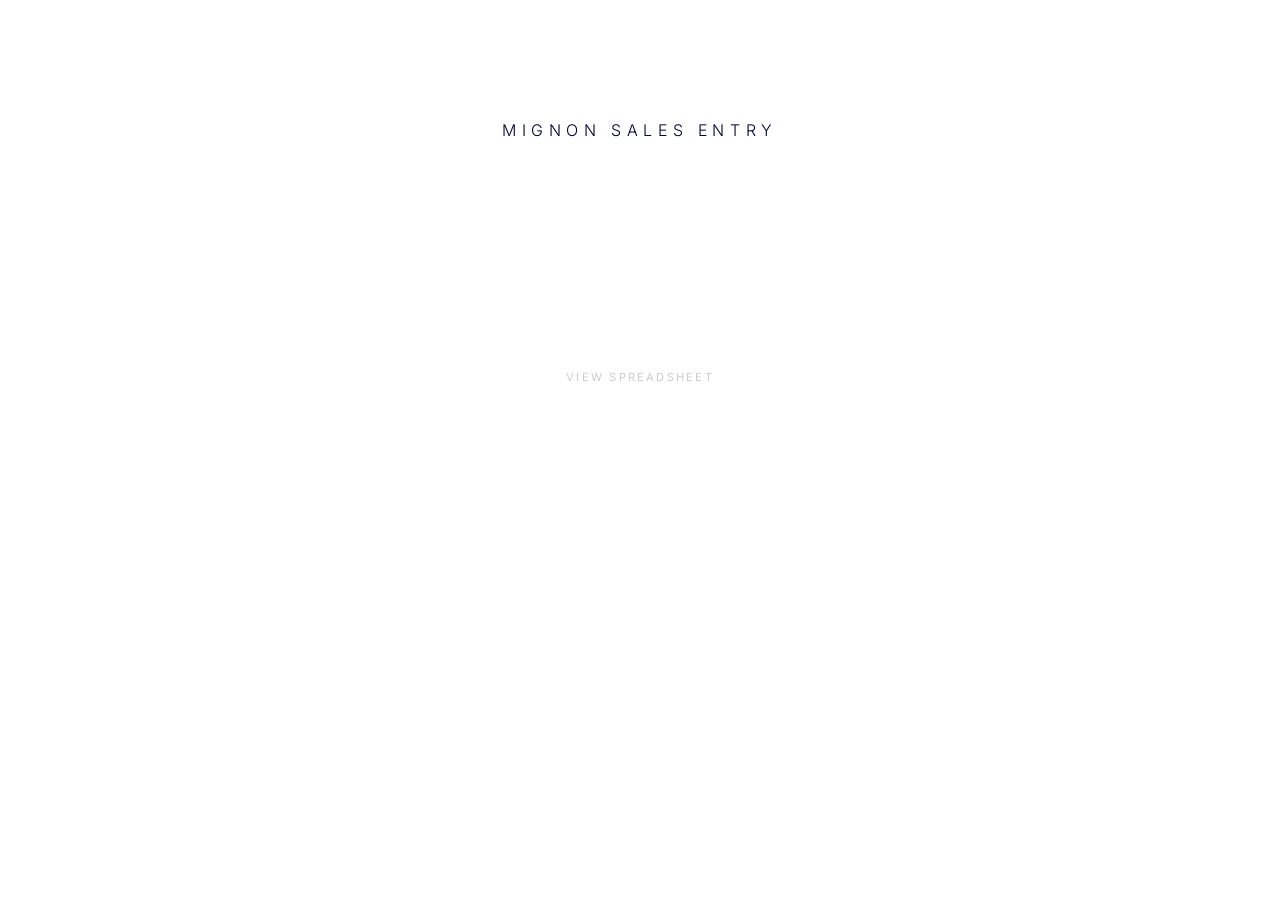
<file: index.html>
<!DOCTYPE html>
<html lang="ja">
<head>
    <meta charset="UTF-8">
    <meta name="viewport" content="width=device-width, initial-scale=1.0, maximum-scale=1.0, user-scalable=no">
    <title>MIGNON SALES ENTRY</title>
    <link href="https://fonts.googleapis.com/css2?family=Inter:wght@300;400;600&family=Noto+Sans+JP:wght@300;400;700&display=swap" rel="stylesheet">
    <script src="https://accounts.google.com/gsi/client" async defer></script>
    <style>
        :root { --primary: #000033; --bg: #FFFFFF; --text: #333333; --border: #E5E5E5; }
        * { margin: 0; padding: 0; box-sizing: border-box; -webkit-tap-highlight-color: transparent; }
        body { font-family: 'Inter', 'Noto Sans JP', sans-serif; background-color: var(--bg); color: var(--text); min-height: 100vh; width: 100%; display: flex; flex-direction: column; align-items: center; }
        header { text-align: center; padding: 120px 20px 40px; width: 100%; }
        h1 { font-weight: 300; letter-spacing: 0.35em; font-size: 1rem; color: var(--primary); text-transform: uppercase; }
        #auth-section { padding: 80px 20px; width: 100%; text-align: center; display: flex; flex-direction: column; align-items: center; }
        .g_id_signin { display: inline-block; margin: 0 auto; }
        #main-section { width: 100%; max-width: 500px; padding: 0 15px 60px; display: none; }
        #main-section.active { display: block; }
        .form-card { background: white; padding: 10px 20px; display: flex; flex-direction: column; gap: 30px; width: 100%; }
        .input-group { display: flex; flex-direction: column; gap: 8px; }
        .grid-2 { display: grid; grid-template-columns: 1fr 1fr; gap: 20px; }
        label { font-size: 0.65rem; color: #AAA; font-weight: 600; text-transform: uppercase; letter-spacing: 0.05em; }
        label span { font-size: 0.55rem; font-weight: 400; opacity: 0.8; }
        input { border: none; border-bottom: 1px solid var(--border); padding: 10px 0; font-size: 1.2rem; outline: none; background: transparent; border-radius: 0; font-weight: 300; width: 100%; }
        .section-title { font-size: 0.65rem; font-weight: 600; letter-spacing: 0.15em; color: var(--primary); border-left: 2px solid var(--primary); padding-left: 10px; margin-bottom: -15px; }
        .submit-btn { margin-top: 30px; background: var(--primary); color: white; border: none; padding: 22px; font-size: 0.85rem; letter-spacing: 0.3em; cursor: pointer; font-weight: 600; width: 100%; }
        .sheet-link-container { margin-top: 100px; text-align: center; }
        .sheet-link { display: inline-block; padding: 10px 20px; color: #CCC; text-decoration: none; font-size: 0.7rem; letter-spacing: 0.2em; transition: all 0.3s; }
        .overlay { position: fixed; top: 0; left: 0; width: 100%; height: 100%; background: rgba(255,255,255,0.9); display: none; justify-content: center; align-items: center; z-index: 2000; font-size: 0.8rem; color: var(--primary); letter-spacing: 0.2em; }
        .overlay.active { display: flex; }
    </style>
</head>
<body>
    <header><h1>MIGNON SALES ENTRY</h1></header>

    <div id="auth-section">
        <div id="g_id_onload" data-client_id="957188073085-nbfrt00q79l9htk641kmpqt9mm3u9jc3.apps.googleusercontent.com" data-callback="handleCredentialResponse" data-auto_select="true"></div>
        <div class="g_id_signin" data-type="standard" data-size="medium" data-theme="outline" data-text="signin" data-shape="rectangular" data-logo_alignment="left"></div>
        <div class="sheet-link-container">
            <a href="https://docs.google.com/spreadsheets/d/1ATvjvDZnHracvfG5CnHocNo8rBY99Lky1bSgtP7X4G0/edit" target="_blank" class="sheet-link">VIEW SPREADSHEET</a>
        </div>
    </div>

    <div id="main-section">
        <div class="form-card">
            <div class="input-group"><label>Date</label><input type="date" id="date" required></div>
            <div class="section-title">CASH</div>
            <div class="grid-2">
                <div class="input-group"><label>10% <span>(店内飲食)</span></label><input type="number" id="cash10" class="entry-field" placeholder="0" inputmode="numeric"></div>
                <div class="input-group"><label>8% <span>(テイクアウト等)</span></label><input type="number" id="cash8" class="entry-field" placeholder="0" inputmode="numeric"></div>
            </div>
            <div class="section-title">AIRPAY</div>
            <div class="grid-2">
                <div class="input-group"><label>10% <span>(店内飲食)</span></label><input type="number" id="air10" class="entry-field" placeholder="0" inputmode="numeric"></div>
                <div class="input-group"><label>8% <span>(テイクアウト等)</span></label><input type="number" id="air8" class="entry-field" placeholder="0" inputmode="numeric"></div>
            </div>
            <div class="section-title">PAYPAY</div>
            <div class="grid-2">
                <div class="input-group"><label>10% <span>(店内飲食)</span></label><input type="number" id="pay10" class="entry-field" placeholder="0" inputmode="numeric"></div>
                <div class="input-group"><label>8% <span>(テイクアウト等)</span></label><input type="number" id="pay8" class="entry-field" placeholder="0" inputmode="numeric"></div>
            </div>
            <div class="input-group"><label>Memo</label><input type="text" id="memo" class="entry-field" placeholder="..."></div>
            <button id="submitBtn" class="submit-btn" onclick="submitForm()">RECORD SALES</button>
        </div>
        <div class="sheet-link-container">
            <a href="https://docs.google.com/spreadsheets/d/1ATvjvDZnHracvfG5CnHocNo8rBY99Lky1bSgtP7X4G0/edit" target="_blank" class="sheet-link">VIEW SPREADSHEET</a>
        </div>
    </div>

    <div id="overlay" class="overlay">RECORDING...</div>

    <script>
        const GAS_API_URL = 'https://script.google.com/macros/s/AKfycbwkB7TGV0crBg-74xof-Pcwe5GR4IO5hWimQ-r_CTdZBaLLizjMEutU2U1mZtGJDEFa8w/exec';
        const ALLOWED_USERS = ["tadaowakahoi@gmail.com", "meron87328732@gmail.com"];
        let ID_TOKEN = null;
        document.getElementById('date').valueAsDate = new Date();

        function handleCredentialResponse(response) {
            try {
                ID_TOKEN = response.credential;
                // より安全なデコード方式に変更
                const base64Url = ID_TOKEN.split('.')[1];
                const base64 = base64Url.replace(/-/g, '+').replace(/_/g, '/');
                const jsonPayload = decodeURIComponent(window.atob(base64).split('').map(function(c) {
                    return '%' + ('00' + c.charCodeAt(0).toString(16)).slice(-2);
                }).join(''));
                const userData = JSON.parse(jsonPayload);
                if (ALLOWED_USERS.includes(userData.email)) {
                    document.getElementById('auth-section').style.display = 'none';
                    document.getElementById('main-section').classList.add('active');
                } else { 
                    alert('アクセス拒否: ' + userData.email + ' は許可されていません。'); 
                    location.reload(); 
                }
            } catch (e) { alert('Auth Error: ' + e.message); }
        }

        async function submitForm(overwriteConfirmed = false, zeroConfirmed = false) {
            if (!ID_TOKEN) { location.reload(); return; }

            const cash10 = Number(document.getElementById('cash10').value || 0);
            const cash8 = Number(document.getElementById('cash8').value || 0);
            const air10 = Number(document.getElementById('air10').value || 0);
            const air8 = Number(document.getElementById('air8').value || 0);
            const pay10 = Number(document.getElementById('pay10').value || 0);
            const pay8 = Number(document.getElementById('pay8').value || 0);
            const memo = document.getElementById('memo').value;

            if (!zeroConfirmed && cash10 === 0 && cash8 === 0 && air10 === 0 && air8 === 0 && pay10 === 0 && pay8 === 0 && !memo) {
                if (!confirm('数値が入力されていませんがよろしいですか？')) return;
                zeroConfirmed = true;
            }

            const btn = document.getElementById('submitBtn');
            const overlay = document.getElementById('overlay');
            
            btn.disabled = true; 
            overlay.classList.add('active');

            const data = { idToken: ID_TOKEN, date: document.getElementById('date').value, cash10, cash8, air10, air8, pay10, pay8, memo, overwriteConfirmed };

            try {
                const response = await fetch(GAS_API_URL, { method: 'POST', body: JSON.stringify(data), headers: { 'Content-Type': 'text/plain' } });
                const result = await response.json();

                if (result.confirmRequired) {
                    overlay.classList.remove('active');
                    if (confirm(`${result.dateLabel}は入力済みですが更新しますか？`)) {
                        overlay.classList.add('active'); 
                        await submitForm(true, true);
                        return;
                    }
                } else if (result.success) {
                    alert('Success');
                    document.querySelectorAll('.entry-field').forEach(field => field.value = '');
                } else {
                    alert('Error: ' + result.message);
                }
            } catch (error) {
                alert('Network Error');
            } finally {
                overlay.classList.remove('active');
                btn.disabled = false;
            }
        }
    </script>
</body>
</html>
</file>
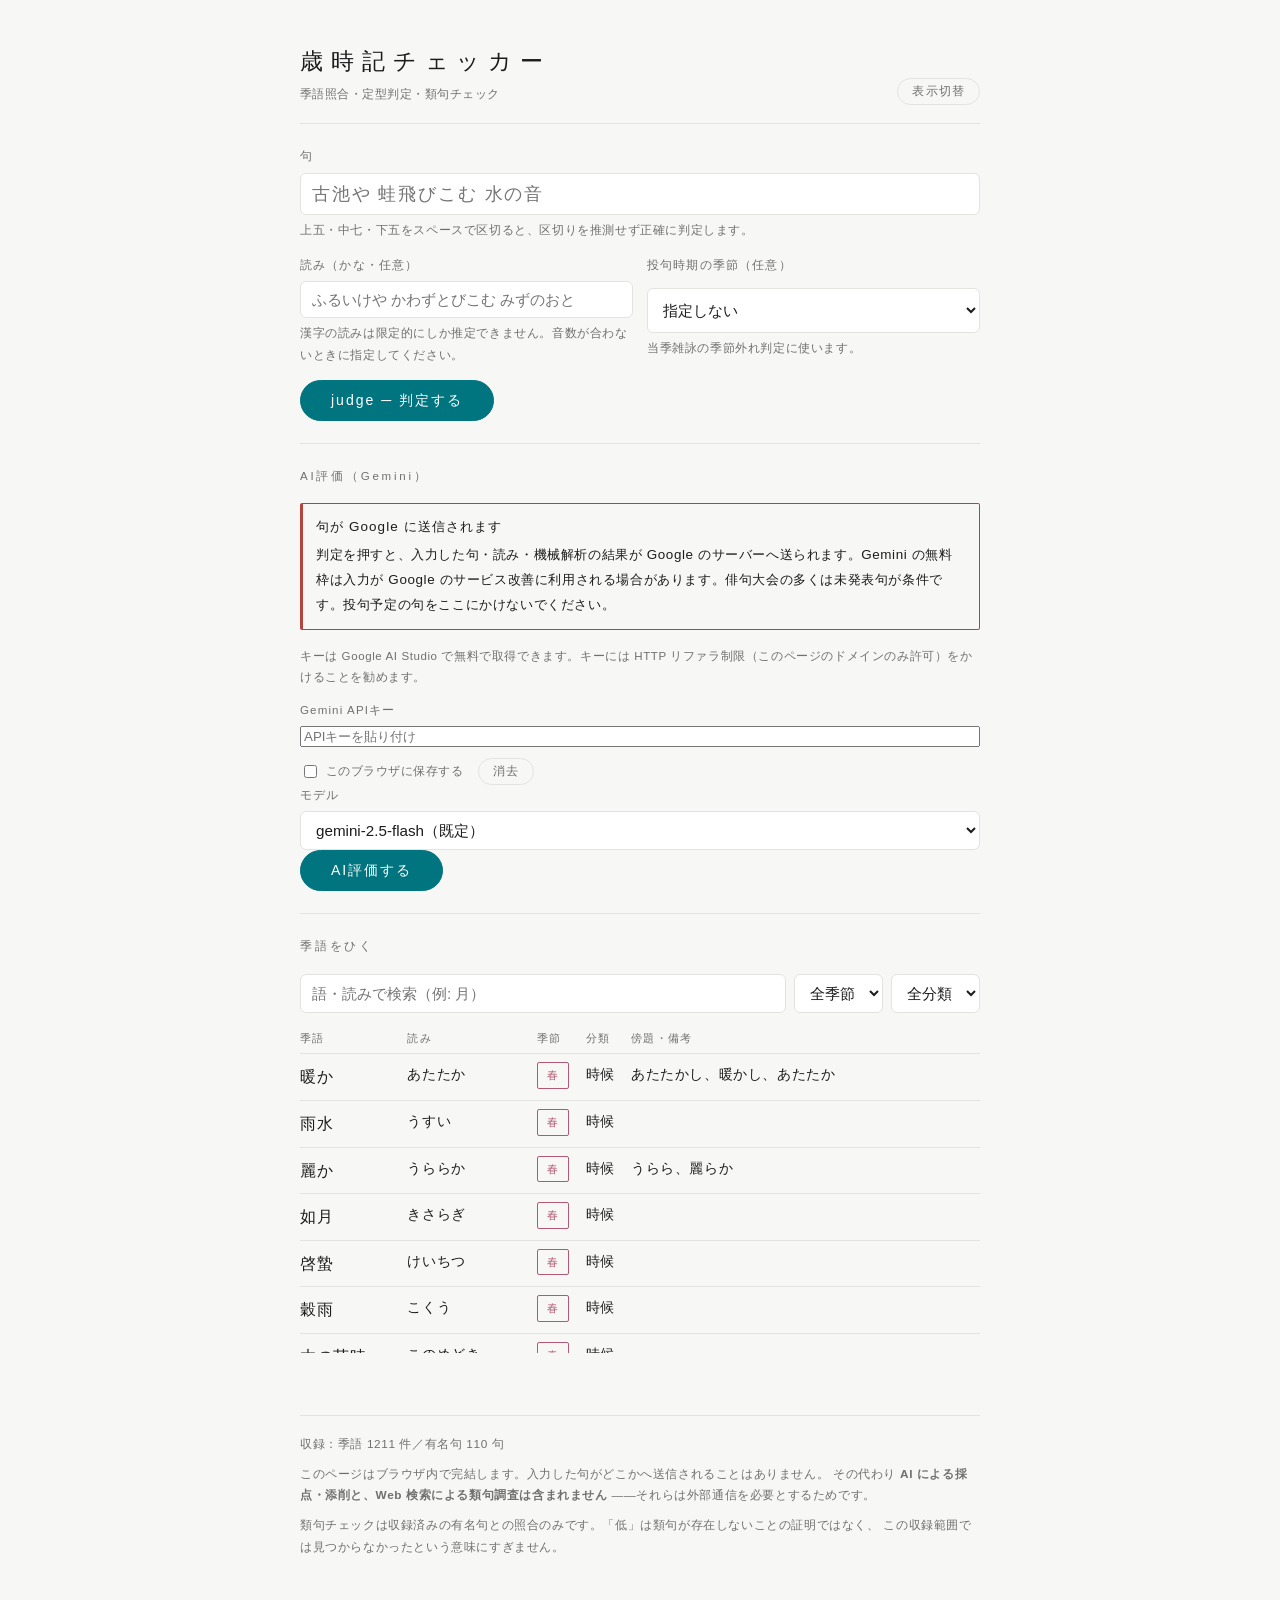
<file: haiku/index.html>
<!doctype html>
<html lang="ja">
<head>
<meta charset="utf-8">
<meta name="viewport" content="width=device-width, initial-scale=1">
<title>歳時記チェッカー</title>
<style>
/* ─────────────────────────────────────────────────────────────
   配色は季節そのものを情報の軸に据える。季語のチップは季節の色を
   持ち、季違い（異なる季節の季語の同居）は色の衝突として一目で分かる。
   地色は藍を含んだ寒色寄りの灰。俳句本文は明朝、UI はゴシック、
   数値は等幅——日本語組版の役割分担をそのまま画面に持ち込む。
   ───────────────────────────────────────────────────────────── */
:root {
  /* 浅葱色。--asagi は面・線に使う純色、--accent は文字にも載せられる濃色。
     純色をそのまま文字にすると淡地でコントラストが 2.5:1 程度しか出ない。 */
  --asagi:  #00a3af;
  --paper:  #f7f7f5;
  --panel:  #ffffff;
  --ink:    #1c1c1c;
  --muted:  #70706e;
  --rule:   #e3e3df;
  --accent: #00757f;
  --warn:   #9a6a12;
  --bad:    #b4453c;

  --haru:   #b25a73;
  --natsu:  #2c7663;
  --aki:    #955c14;
  --fuyu:   #3e6086;
  --shin:   #93262d;

  /* 全面ゴシック。以前は俳句本文を明朝にしていたが、細身・字間広めの
     一書体で通す指定に変えた。明朝へ戻すなら --display だけ差し替える。 */
  --gothic:  "Hiragino Sans", "Hiragino Kaku Gothic ProN", -apple-system,
             BlinkMacSystemFont, "Segoe UI", "Noto Sans JP", "Yu Gothic", sans-serif;
  --display: var(--gothic);
  --mono:    ui-monospace, "SF Mono", Menlo, Consolas, monospace;

  --step:   clamp(0.5rem, 1.6vw, 0.9rem);
}
@media (prefers-color-scheme: dark) {
  :root {
    --asagi: #4fc3cc;
    --paper: #14181a; --panel: #1b2124; --ink: #e8eaea; --muted: #868d90;
    --rule: #2b3235; --accent: #5cc9d1; --warn: #d6a94a; --bad: #e28078;
    --haru: #dd869c; --natsu: #52b096; --aki: #cd9442; --fuyu: #79a0ca; --shin: #d9636b;
  }
}
:root[data-theme="dark"] {
  --asagi: #4fc3cc;
  --paper: #14181a; --panel: #1b2124; --ink: #e8eaea; --muted: #868d90;
  --rule: #2b3235; --accent: #5cc9d1; --warn: #d6a94a; --bad: #e28078;
  --haru: #dd869c; --natsu: #52b096; --aki: #cd9442; --fuyu: #79a0ca; --shin: #d9636b;
}
:root[data-theme="light"] {
  --asagi: #00a3af;
  --paper: #f7f7f5; --panel: #ffffff; --ink: #1c1c1c; --muted: #70706e;
  --rule: #e3e3df; --accent: #00757f; --warn: #9a6a12; --bad: #b4453c;
  --haru: #b25a73; --natsu: #2c7663; --aki: #955c14; --fuyu: #3e6086; --shin: #93262d;
}

* { box-sizing: border-box; }
html { -webkit-text-size-adjust: 100%; }
body {
  margin: 0; background: var(--paper); color: var(--ink);
  font-family: var(--gothic); line-height: 1.85; font-size: 15px;
  font-weight: 300; letter-spacing: .04em;
  -webkit-font-smoothing: antialiased;
}
.page { max-width: 720px; margin: 0 auto; padding: 0 20px 72px; }

/* ── ヘッダ ─────────────────────────────────────────────── */
.masthead {
  display: flex; align-items: flex-end; justify-content: space-between;
  gap: 16px; padding: 40px 0 18px; border-bottom: 1px solid var(--rule);
}
.masthead h1 {
  font-family: var(--display); font-size: 1.45rem; font-weight: 300;
  margin: 0; letter-spacing: .34em;
}
.masthead .tagline { color: var(--muted); font-size: .76rem; letter-spacing: .04em; }
.themetoggle {
  border: 1px solid var(--rule); background: transparent; color: var(--muted);
  border-radius: 999px; font-size: .72rem; padding: 5px 14px; cursor: pointer;
  font-family: var(--gothic); letter-spacing: .1em;
}

/* ── 入力 ───────────────────────────────────────────────── */
.compose { display: grid; gap: 14px; padding: 22px 0; }
.field { display: grid; gap: 5px; }
.field > label { font-size: .72rem; color: var(--muted); letter-spacing: .1em; }
input[type=text], select {
  width: 100%; padding: 9px 11px; border: 1px solid var(--rule);
  border-radius: 6px; background: var(--panel); color: var(--ink);
  font-family: inherit; font-size: .95rem; font-weight: 300;
}
#haiku { font-family: var(--display); font-size: 1.15rem; letter-spacing: .1em; }
input:focus-visible, select:focus-visible, button:focus-visible {
  outline: 2px solid var(--accent); outline-offset: 1px;
}
.hint { font-size: .72rem; color: var(--muted); }
.pair { display: grid; grid-template-columns: 1fr 1fr; gap: 14px; }
@media (max-width: 520px) { .pair { grid-template-columns: 1fr; } }
.go {
  justify-self: start; border: 1px solid var(--accent); background: var(--accent);
  color: #fff; font-family: inherit; font-size: .88rem; font-weight: 400;
  padding: 10px 30px; border-radius: 999px; cursor: pointer; letter-spacing: .14em;
}
.go:hover { filter: brightness(1.12); }

/* ── 句の掲示 ───────────────────────────────────────────────
   当初は writing-mode: vertical-rl で縦組みにしていたが取りやめた。
   日本語フォントを持たない環境では代替フォントに縦書きの字送りが無く、
   漢字だけが 4〜5px 送りになって重なって潰れる。Artifact は CSP で
   Web フォントを読めず閲覧環境も選べないため、横組みで確実に出す。 */
.specimen {
  display: grid; gap: 8px; justify-items: center; text-align: center;
  padding: 30px 22px 28px; margin-top: 4px;
  border-top: 1px solid var(--rule); border-bottom: 1px solid var(--rule);
}
.specimen .body {
  font-family: var(--display); font-size: clamp(1.25rem, 4.2vw, 1.75rem);
  letter-spacing: .24em; line-height: 2.0; font-weight: 300; text-wrap: balance;
}
.specimen .yomi {
  font-family: var(--display); font-size: .8rem; color: var(--muted);
  letter-spacing: .12em;
}

/* ── セクション ─────────────────────────────────────────── */
section { padding: 22px 0; border-top: 1px solid var(--rule); }
section > h2 {
  font-size: .72rem; letter-spacing: .24em; color: var(--muted);
  margin: 0 0 16px; font-weight: 400;
}
.headline { font-family: var(--display); font-size: 1.05rem; margin: 0 0 10px; }

/* ── モーラ定規 ─────────────────────────────────────────── */
.scan { display: grid; gap: 12px; }
.seg { display: grid; grid-template-columns: 3.4em 1fr auto; gap: 12px; align-items: center; }
.seg .name { font-size: .74rem; color: var(--muted); letter-spacing: .08em; }
.seg .body { font-family: var(--display); font-size: 1.05rem; letter-spacing: .06em; }
.seg .count { font-family: var(--mono); font-size: .8rem; font-variant-numeric: tabular-nums; }
.ruler { display: flex; gap: 3px; margin-top: 4px; }
.ruler i {
  display: block; width: 11px; height: 11px; border-radius: 1px;
  background: var(--asagi); opacity: .9;
}
.ruler i.over  { background: var(--warn); }
.ruler i.short { background: transparent; border: 1px dashed var(--rule); }
.verdict { display: flex; flex-wrap: wrap; gap: 8px; align-items: baseline; margin-top: 14px; }
.pattern { font-family: var(--mono); font-size: 1.05rem; font-variant-numeric: tabular-nums; letter-spacing: .06em; }

/* ── チップ ─────────────────────────────────────────────── */
.chip {
  display: inline-block; font-size: .7rem; font-weight: 400; letter-spacing: .1em;
  padding: 2px 9px; border-radius: 2px; border: 1px solid currentColor;
}
.chip.plain { color: var(--muted); }
.chip.good  { color: var(--accent); }
.chip.warn  { color: var(--warn); }
.chip.bad   { color: var(--bad); }
.chip.s春   { color: var(--haru); }
.chip.s夏   { color: var(--natsu); }
.chip.s秋   { color: var(--aki); }
.chip.s冬   { color: var(--fuyu); }
.chip.s新年 { color: var(--shin); }

/* ── 表 ─────────────────────────────────────────────────── */
.scroll { overflow-x: auto; }
/* 狭い画面で「時候」が一字ずつ折り返されて読めなくなるので、
   表は折り返さず .scroll の横スクロールに逃がす。 */
table { width: 100%; border-collapse: collapse; font-size: .86rem; }
.scroll table { min-width: max-content; }
.scroll th, .scroll td { white-space: nowrap; }
th {
  text-align: left; font-weight: 400; font-size: .7rem; color: var(--muted);
  letter-spacing: .12em; padding: 5px 10px 5px 0; border-bottom: 1px solid var(--rule);
  white-space: nowrap;
}
td { padding: 8px 10px 8px 0; border-bottom: 1px solid var(--rule); vertical-align: top; }
tr:last-child td { border-bottom: none; }
td.kg { font-family: var(--display); font-size: 1rem; white-space: nowrap; }
td.n { font-family: var(--mono); font-variant-numeric: tabular-nums; text-align: right; }

/* ── 注意書き ───────────────────────────────────────────── */
.alert {
  border: 1px solid var(--bad); border-left-width: 3px; border-radius: 2px;
  padding: 11px 13px; margin-bottom: 16px; font-size: .84rem;
}
.alert strong { display: block; font-weight: 500; letter-spacing: .08em; margin-bottom: 3px; }
.dimmed { opacity: .42; }
.notes { display: grid; gap: 7px; margin-top: 14px; }
.notice { display: grid; grid-template-columns: 1.2em 1fr; gap: 6px; font-size: .82rem; }
.notice .mk { font-family: var(--mono); font-weight: 700; }
.notice.warn .mk { color: var(--warn); }
.notice.bad  .mk { color: var(--bad); }
.notice.info { color: var(--muted); }

/* ── 類句 ───────────────────────────────────────────────── */
.risk { display: flex; align-items: baseline; gap: 12px; }
.risk .lv { font-family: var(--display); font-size: 2rem; line-height: 1; font-weight: 300; letter-spacing: .1em; }
.risk-高 .lv { color: var(--bad); }
.risk-中 .lv { color: var(--warn); }
.risk-低 .lv { color: var(--natsu); }
.reasons { margin: 12px 0 0; padding-left: 1.15em; font-size: .85rem; display: grid; gap: 5px; }

/* ── 季語検索 ───────────────────────────────────────────── */
.lookup { display: grid; gap: 10px; }
.lookup .controls { display: grid; grid-template-columns: 1fr auto auto; gap: 8px; }
@media (max-width: 520px) { .lookup .controls { grid-template-columns: 1fr; } }
#kigoResults { max-height: 330px; overflow-y: auto; }

/* ── AI評価（Gemini） ───────────────────────────────────── */
.ai-score { font-family: var(--mono); font-size: 2.2rem; font-weight: 300; font-variant-numeric: tabular-nums; }
.ai-axes { display: grid; gap: 18px; margin: 14px 0; }
.ai-axis { display: grid; gap: 6px; }
.ai-axis .pts { font-family: var(--mono); font-variant-numeric: tabular-nums; color: var(--muted); }
.ai-cards { display: grid; gap: 12px; margin-top: 10px; }
.ai-card { border: 1px solid var(--rule); border-radius: 6px; padding: 12px 14px; display: grid; gap: 6px; }
.keyrow { display: flex; align-items: center; gap: 14px; flex-wrap: wrap; margin-top: 6px; }
.keyrow .chk { display: flex; align-items: center; gap: 6px; font-size: .78rem; color: var(--muted); letter-spacing: .04em; }

footer {
  border-top: 1px solid var(--rule); margin-top: 40px; padding-top: 18px;
  font-size: .74rem; color: var(--muted); display: grid; gap: 8px;
}
.hidden { display: none; }
@media (prefers-reduced-motion: reduce) { * { transition: none !important; animation: none !important; } }
</style>
</head>
<body>
<div class="page">

<div class="masthead">
  <div>
    <h1>歳時記チェッカー</h1>
    <div class="tagline">季語照合・定型判定・類句チェック</div>
  </div>
  <button class="themetoggle" id="themeBtn" type="button">表示切替</button>
</div>

<div class="compose">
  <div class="field">
    <label for="haiku">句</label>
    <input type="text" id="haiku" placeholder="古池や 蛙飛びこむ 水の音" autocomplete="off" spellcheck="false">
    <span class="hint">上五・中七・下五をスペースで区切ると、区切りを推測せず正確に判定します。</span>
  </div>
  <div class="pair">
    <div class="field">
      <label for="yomi">読み（かな・任意）</label>
      <input type="text" id="yomi" placeholder="ふるいけや かわずとびこむ みずのおと" autocomplete="off" spellcheck="false">
      <span class="hint">漢字の読みは限定的にしか推定できません。音数が合わないときに指定してください。</span>
    </div>
    <div class="field">
      <label for="season">投句時期の季節（任意）</label>
      <select id="season">
        <option value="">指定しない</option>
        <option value="春">春</option><option value="夏">夏</option>
        <option value="秋">秋</option><option value="冬">冬</option>
        <option value="新年">新年</option>
      </select>
      <span class="hint">当季雑詠の季節外れ判定に使います。</span>
    </div>
  </div>
  <button class="go" id="run" type="button">judge ─ 判定する</button>
</div>

<div id="out"></div>

<section id="lookupSection">
  <h2>季語をひく</h2>
  <div class="lookup">
    <div class="controls">
      <input type="text" id="kigoQuery" placeholder="語・読みで検索（例: 月）" autocomplete="off">
      <select id="kigoSeason">
        <option value="">全季節</option>
        <option value="春">春</option><option value="夏">夏</option>
        <option value="秋">秋</option><option value="冬">冬</option>
        <option value="新年">新年</option>
      </select>
      <select id="kigoCategory">
        <option value="">全分類</option>
        <option value="時候">時候</option><option value="天文">天文</option>
        <option value="地理">地理</option><option value="生活">生活</option>
        <option value="行事">行事</option><option value="動物">動物</option>
        <option value="植物">植物</option>
      </select>
    </div>
    <div id="kigoResults" class="scroll"></div>
  </div>
</section>

<footer>
  <div id="counts"></div>
  <div>
    このページはブラウザ内で完結します。入力した句がどこかへ送信されることはありません。
    その代わり <strong>AI による採点・添削と、Web 検索による類句調査は含まれません</strong>
    ——それらは外部通信を必要とするためです。
  </div>
  <div>
    類句チェックは収録済みの有名句との照合のみです。「低」は類句が存在しないことの証明ではなく、
    この収録範囲では見つからなかったという意味にすぎません。
  </div>
</footer>

</div>

<script>
const DATA = {"kigo":[{"w":"暖か","k":"あたたか","s":"春","c":"時候","a":["あたたかし","暖かし","あたたか"]},{"w":"雨水","k":"うすい","s":"春","c":"時候"},{"w":"麗か","k":"うららか","s":"春","c":"時候","a":["うらら","麗らか"]},{"w":"如月","k":"きさらぎ","s":"春","c":"時候"},{"w":"啓蟄","k":"けいちつ","s":"春","c":"時候"},{"w":"穀雨","k":"こくう","s":"春","c":"時候"},{"w":"木の芽時","k":"このめどき","s":"春","c":"時候"},{"w":"春暁","k":"しゅんぎょう","s":"春","c":"時候"},{"w":"春愁","k":"しゅんしゅう","s":"春","c":"時候"},{"w":"春昼","k":"しゅんちゅう","s":"春","c":"時候"},{"w":"春分","k":"しゅんぶん","s":"春","c":"時候"},{"w":"春眠","k":"しゅんみん","s":"春","c":"時候"},{"w":"春爛漫","k":"しゅんらんまん","s":"春","c":"時候"},{"w":"清明","k":"せいめい","s":"春","c":"時候"},{"w":"早春","k":"そうしゅん","s":"春","c":"時候"},{"w":"遅日","k":"ちじつ","s":"春","c":"時候","a":["日永"]},{"w":"仲春","k":"ちゅうしゅん","s":"春","c":"時候"},{"w":"二月尽","k":"にがつじん","s":"春","c":"時候"},{"w":"花時","k":"はなどき","s":"春","c":"時候"},{"w":"花冷","k":"はなびえ","s":"春","c":"時候","a":["花冷え"]},{"w":"春","k":"はる","s":"春","c":"時候"},{"w":"春浅し","k":"はるあさし","s":"春","c":"時候"},{"w":"春寒","k":"はるさむ","s":"春","c":"時候"},{"w":"春たけなわ","k":"はるたけなわ","s":"春","c":"時候"},{"w":"春の朝","k":"はるのあさ","s":"春","c":"時候"},{"w":"春の暮","k":"はるのくれ","s":"春","c":"時候"},{"w":"春の日","k":"はるのひ","s":"春","c":"時候"},{"w":"春の夜","k":"はるのよ","s":"春","c":"時候"},{"w":"春の宵","k":"はるのよい","s":"春","c":"時候"},{"w":"春深し","k":"はるふかし","s":"春","c":"時候","a":["春深む","春深き"]},{"w":"春めく","k":"はるめく","s":"春","c":"時候"},{"w":"晩春","k":"ばんしゅん","s":"春","c":"時候"},{"w":"彼岸","k":"ひがん","s":"春","c":"時候","a":["春彼岸"],"n":"単に彼岸といえば春。秋は秋彼岸"},{"w":"弥生","k":"やよい","s":"春","c":"時候"},{"w":"弥生尽","k":"やよいじん","s":"春","c":"時候"},{"w":"行く春","k":"ゆくはる","s":"春","c":"時候","a":["春惜しむ"]},{"w":"余寒","k":"よかん","s":"春","c":"時候","a":["残る寒さ"]},{"w":"立春","k":"りっしゅん","s":"春","c":"時候","a":["春立つ"],"n":"二月四日頃。暦の上の春の始まり"},{"w":"淡雪","k":"あわゆき","s":"春","c":"天文"},{"w":"朧月","k":"おぼろづき","s":"春","c":"天文","a":["朧"]},{"w":"朧夜","k":"おぼろよ","s":"春","c":"天文"},{"w":"貝寄風","k":"かいよせ","s":"春","c":"天文"},{"w":"陽炎","k":"かげろう","s":"春","c":"天文"},{"w":"霞","k":"かすみ","s":"春","c":"天文","a":["霞む"]},{"w":"風光る","k":"かぜひかる","s":"春","c":"天文"},{"w":"黄砂","k":"こうさ","s":"春","c":"天文"},{"w":"東風","k":"こち","s":"春","c":"天文"},{"w":"木の芽雨","k":"このめあめ","s":"春","c":"天文"},{"w":"催花雨","k":"さいかう","s":"春","c":"天文"},{"w":"桜まじ","k":"さくらまじ","s":"春","c":"天文"},{"w":"春光","k":"しゅんこう","s":"春","c":"天文"},{"w":"春塵","k":"しゅんじん","s":"春","c":"天文"},{"w":"春星","k":"しゅんせい","s":"春","c":"天文"},{"w":"春雷","k":"しゅんらい","s":"春","c":"天文"},{"w":"春霖","k":"しゅんりん","s":"春","c":"天文"},{"w":"蜃気楼","k":"しんきろう","s":"春","c":"天文"},{"w":"霾","k":"つちふる","s":"春","c":"天文"},{"w":"名残の雪","k":"なごりのゆき","s":"春","c":"天文"},{"w":"菜種梅雨","k":"なたねづゆ","s":"春","c":"天文"},{"w":"逃げ水","k":"にげみず","s":"春","c":"天文"},{"w":"涅槃西風","k":"ねはんにし","s":"春","c":"天文"},{"w":"花嵐","k":"はなあらし","s":"春","c":"天文"},{"w":"花曇","k":"はなぐもり","s":"春","c":"天文","a":["花曇り"]},{"w":"花の雨","k":"はなのあめ","s":"春","c":"天文"},{"w":"春嵐","k":"はるあらし","s":"春","c":"天文"},{"w":"春一番","k":"はるいちばん","s":"春","c":"天文"},{"w":"春風","k":"はるかぜ","s":"春","c":"天文","a":["しゅんぷう"]},{"w":"春雨","k":"はるさめ","s":"春","c":"天文"},{"w":"春時雨","k":"はるしぐれ","s":"春","c":"天文"},{"w":"春の雲","k":"はるのくも","s":"春","c":"天文"},{"w":"春の空","k":"はるのそら","s":"春","c":"天文"},{"w":"春の月","k":"はるのつき","s":"春","c":"天文"},{"w":"春の虹","k":"はるのにじ","s":"春","c":"天文"},{"w":"春の雪","k":"はるのゆき","s":"春","c":"天文"},{"w":"春日和","k":"はるびより","s":"春","c":"天文"},{"w":"春夕焼","k":"はるゆうやけ","s":"春","c":"天文"},{"w":"比良八荒","k":"ひらはっこう","s":"春","c":"天文"},{"w":"夕東風","k":"ゆうごち","s":"春","c":"天文"},{"w":"雪解風","k":"ゆきげかぜ","s":"春","c":"天文"},{"w":"忘れ雪","k":"わすれゆき","s":"春","c":"天文"},{"w":"残雪","k":"ざんせつ","s":"春","c":"地理"},{"w":"潮干潟","k":"しおひがた","s":"春","c":"地理"},{"w":"末黒野","k":"すぐろの","s":"春","c":"地理"},{"w":"雪崩","k":"なだれ","s":"春","c":"地理"},{"w":"苗代","k":"なわしろ","s":"春","c":"地理"},{"w":"花の山","k":"はなのやま","s":"春","c":"地理"},{"w":"春潮","k":"はるしお","s":"春","c":"地理"},{"w":"春田","k":"はるた","s":"春","c":"地理"},{"w":"春の野","k":"はるの","s":"春","c":"地理"},{"w":"春の磯","k":"はるのいそ","s":"春","c":"地理"},{"w":"春の海","k":"はるのうみ","s":"春","c":"地理"},{"w":"春の川","k":"はるのかわ","s":"春","c":"地理"},{"w":"春の渚","k":"はるのなぎさ","s":"春","c":"地理"},{"w":"春の水","k":"はるのみず","s":"春","c":"地理"},{"w":"春の山","k":"はるのやま","s":"春","c":"地理"},{"w":"水温む","k":"みずぬるむ","s":"春","c":"地理"},{"w":"焼野","k":"やけの","s":"春","c":"地理"},{"w":"山笑ふ","k":"やまわらう","s":"春","c":"地理","a":["山笑う"]},{"w":"雪代","k":"ゆきしろ","s":"春","c":"地理"},{"w":"雪解","k":"ゆきどけ","s":"春","c":"地理","a":["雪解け"]},{"w":"雪間","k":"ゆきま","s":"春","c":"地理"},{"w":"畦焼く","k":"あぜやく","s":"春","c":"生活"},{"w":"磯遊び","k":"いそあそび","s":"春","c":"生活"},{"w":"磯開","k":"いそびらき","s":"春","c":"生活"},{"w":"植木市","k":"うえきいち","s":"春","c":"生活"},{"w":"うぐいす餅","k":"うぐいすもち","s":"春","c":"生活"},{"w":"遠足","k":"えんそく","s":"春","c":"生活"},{"w":"風車","k":"かざぐるま","s":"春","c":"生活"},{"w":"花粉症","k":"かふんしょう","s":"春","c":"生活"},{"w":"木の芽和え","k":"きのめあえ","s":"春","c":"生活"},{"w":"木の芽田楽","k":"きのめでんがく","s":"春","c":"生活"},{"w":"草餅","k":"くさもち","s":"春","c":"生活"},{"w":"桑摘み","k":"くわつみ","s":"春","c":"生活"},{"w":"桜狩","k":"さくらがり","s":"春","c":"生活"},{"w":"桜漬","k":"さくらづけ","s":"春","c":"生活"},{"w":"桜餅","k":"さくらもち","s":"春","c":"生活"},{"w":"桜湯","k":"さくらゆ","s":"春","c":"生活"},{"w":"山菜採り","k":"さんさいとり","s":"春","c":"生活"},{"w":"潮干狩","k":"しおひがり","s":"春","c":"生活","a":["潮干狩り"]},{"w":"蜆汁","k":"しじみじる","s":"春","c":"生活"},{"w":"石鹸玉","k":"しゃぼんだま","s":"春","c":"生活","a":["シャボン玉"]},{"w":"春耕","k":"しゅんこう","s":"春","c":"生活"},{"w":"植樹","k":"しょくじゅ","s":"春","c":"生活"},{"w":"白酒","k":"しろざけ","s":"春","c":"生活"},{"w":"新学期","k":"しんがっき","s":"春","c":"生活"},{"w":"進級","k":"しんきゅう","s":"春","c":"生活"},{"w":"新社員","k":"しんしゃいん","s":"春","c":"生活"},{"w":"田打","k":"たうち","s":"春","c":"生活","a":["打つ田","田を打つ","田打つ"]},{"w":"凧","k":"たこ","s":"春","c":"生活","a":["いかのぼり","紙鳶"],"n":"正月の遊びに見えるが、歳時記では春に立項される"},{"w":"種蒔","k":"たねまき","s":"春","c":"生活","a":["種蒔き"]},{"w":"茶摘","k":"ちゃつみ","s":"春","c":"生活","a":["茶摘み"]},{"w":"接木","k":"つぎき","s":"春","c":"生活"},{"w":"摘み草","k":"つみくさ","s":"春","c":"生活"},{"w":"苗市","k":"なえいち","s":"春","c":"生活"},{"w":"入園","k":"にゅうえん","s":"春","c":"生活"},{"w":"入学","k":"にゅうがく","s":"春","c":"生活","a":["新入生"]},{"w":"野遊び","k":"のあそび","s":"春","c":"生活"},{"w":"野焼","k":"のやき","s":"春","c":"生活"},{"w":"畑打","k":"はたうち","s":"春","c":"生活"},{"w":"花衣","k":"はなごろも","s":"春","c":"生活"},{"w":"花見","k":"はなみ","s":"春","c":"生活","a":["観桜","観梅"]},{"w":"花見酒","k":"はなみざけ","s":"春","c":"生活"},{"w":"花見団子","k":"はなみだんご","s":"春","c":"生活","a":["お花見団子"]},{"w":"花見茶屋","k":"はなみぢゃや","s":"春","c":"生活"},{"w":"花筵","k":"はなむしろ","s":"春","c":"生活"},{"w":"花守","k":"はなもり","s":"春","c":"生活"},{"w":"春着","k":"はるぎ","s":"春","c":"生活"},{"w":"春休み","k":"はるやすみ","s":"春","c":"生活"},{"w":"菱餅","k":"ひしもち","s":"春","c":"生活"},{"w":"雛あられ","k":"ひなあられ","s":"春","c":"生活"},{"w":"雛人形","k":"ひなにんぎょう","s":"春","c":"生活"},{"w":"風船","k":"ふうせん","s":"春","c":"生活"},{"w":"蕗味噌","k":"ふきみそ","s":"春","c":"生活"},{"w":"鞦韆","k":"ぶらんこ","s":"春","c":"生活","a":["ブランコ"]},{"w":"麦踏","k":"むぎふみ","s":"春","c":"生活"},{"w":"山焼","k":"やまやき","s":"春","c":"生活"},{"w":"若布刈","k":"わかめかり","s":"春","c":"生活"},{"w":"蕨狩","k":"わらびがり","s":"春","c":"生活"},{"w":"甘茶","k":"あまちゃ","s":"春","c":"行事"},{"w":"お水取り","k":"おみずとり","s":"春","c":"行事"},{"w":"曲水の宴","k":"きょくすいのえん","s":"春","c":"行事"},{"w":"御忌","k":"ぎょき","s":"春","c":"行事"},{"w":"弘法忌","k":"こうぼうき","s":"春","c":"行事"},{"w":"西行忌","k":"さいぎょうき","s":"春","c":"行事"},{"w":"桜祭","k":"さくらまつり","s":"春","c":"行事"},{"w":"修二会","k":"しゅにえ","s":"春","c":"行事"},{"w":"十三詣り","k":"じゅうさんまいり","s":"春","c":"行事"},{"w":"上巳","k":"じょうし","s":"春","c":"行事"},{"w":"卒業","k":"そつぎょう","s":"春","c":"行事","a":["卒業式"]},{"w":"涅槃会","k":"ねはんえ","s":"春","c":"行事"},{"w":"初午","k":"はつうま","s":"春","c":"行事"},{"w":"花祭","k":"はなまつり","s":"春","c":"行事","a":["灌仏会"]},{"w":"花御堂","k":"はなみどう","s":"春","c":"行事"},{"w":"針供養","k":"はりくよう","s":"春","c":"行事"},{"w":"春祭","k":"はるまつり","s":"春","c":"行事"},{"w":"雛祭","k":"ひなまつり","s":"春","c":"行事","a":["雛祭り","雛の日","雛"]},{"w":"復活祭","k":"ふっかつさい","s":"春","c":"行事","a":["イースター"]},{"w":"遍路","k":"へんろ","s":"春","c":"行事","a":["お遍路"]},{"w":"都をどり","k":"みやこおどり","s":"春","c":"行事"},{"w":"利休忌","k":"りきゅうき","s":"春","c":"行事"},{"w":"揚雲雀","k":"あげひばり","s":"春","c":"動物"},{"w":"鶯","k":"うぐいす","s":"春","c":"動物"},{"w":"落雲雀","k":"おちひばり","s":"春","c":"動物"},{"w":"帰る雁","k":"かえるかり","s":"春","c":"動物","a":["雁帰る"]},{"w":"蝌蚪","k":"かと","s":"春","c":"動物"},{"w":"亀鳴く","k":"かめなく","s":"春","c":"動物"},{"w":"蛙","k":"かわず","s":"春","c":"動物","a":["かえる"]},{"w":"雉","k":"きじ","s":"春","c":"動物","a":["雉子"]},{"w":"熊穴を出づ","k":"くまあなをいづ","s":"春","c":"動物"},{"w":"仔馬","k":"こうま","s":"春","c":"動物"},{"w":"囀","k":"さえずり","s":"春","c":"動物","a":["囀り","囀る"]},{"w":"桜貝","k":"さくらがい","s":"春","c":"動物"},{"w":"桜鯛","k":"さくらだい","s":"春","c":"動物"},{"w":"桜鱒","k":"さくらます","s":"春","c":"動物"},{"w":"鰆","k":"さわら","s":"春","c":"動物"},{"w":"蜆","k":"しじみ","s":"春","c":"動物"},{"w":"白魚","k":"しらうお","s":"春","c":"動物"},{"w":"巣籠る","k":"すごもる","s":"春","c":"動物"},{"w":"雀の子","k":"すずめのこ","s":"春","c":"動物"},{"w":"巣立","k":"すだち","s":"春","c":"動物","a":["巣立ち"]},{"w":"田螺","k":"たにし","s":"春","c":"動物"},{"w":"蝶","k":"ちょう","s":"春","c":"動物","a":["蝶々"]},{"w":"燕","k":"つばめ","s":"春","c":"動物","a":["つばくらめ"]},{"w":"鶴帰る","k":"つるかえる","s":"春","c":"動物"},{"w":"鳥雲に入る","k":"とりくもにいる","s":"春","c":"動物"},{"w":"鳥交る","k":"とりさかる","s":"春","c":"動物"},{"w":"鰊","k":"にしん","s":"春","c":"動物"},{"w":"蜷","k":"にな","s":"春","c":"動物"},{"w":"猫の子","k":"ねこのこ","s":"春","c":"動物"},{"w":"猫の恋","k":"ねこのこい","s":"春","c":"動物"},{"w":"蜂","k":"はち","s":"春","c":"動物"},{"w":"初蝶","k":"はつちょう","s":"春","c":"動物"},{"w":"初燕","k":"はつつばめ","s":"春","c":"動物"},{"w":"蛤","k":"はまぐり","s":"春","c":"動物"},{"w":"雲雀","k":"ひばり","s":"春","c":"動物"},{"w":"蛇穴を出づ","k":"へびあなをいづ","s":"春","c":"動物"},{"w":"蛍烏賊","k":"ほたるいか","s":"春","c":"動物"},{"w":"鱒","k":"ます","s":"春","c":"動物"},{"w":"若鮎","k":"わかあゆ","s":"春","c":"動物"},{"w":"蘆の角","k":"あしのつの","s":"春","c":"植物"},{"w":"アネモネ","k":"あねもね","s":"春","c":"植物"},{"w":"杏の花","k":"あんずのはな","s":"春","c":"植物"},{"w":"犬ふぐり","k":"いぬふぐり","s":"春","c":"植物"},{"w":"梅","k":"うめ","s":"春","c":"植物","a":["梅の花"]},{"w":"片栗の花","k":"かたくりのはな","s":"春","c":"植物"},{"w":"キンセンカ","k":"きんせんか","s":"春","c":"植物"},{"w":"クロッカス","k":"くろっかす","s":"春","c":"植物"},{"w":"小手毬","k":"こでまり","s":"春","c":"植物"},{"w":"木の芽","k":"このめ","s":"春","c":"植物","a":["芽吹き"]},{"w":"辛夷","k":"こぶし","s":"春","c":"植物"},{"w":"桜","k":"さくら","s":"春","c":"植物","a":["花"],"n":"俳句で単に「花」といえば桜"},{"w":"桜蘂降る","k":"さくらしべふる","s":"春","c":"植物"},{"w":"桜草","k":"さくらそう","s":"春","c":"植物"},{"w":"山茱萸","k":"さんしゅゆ","s":"春","c":"植物"},{"w":"山椒の芽","k":"さんしょうのめ","s":"春","c":"植物"},{"w":"残花","k":"ざんか","s":"春","c":"植物"},{"w":"枝垂桜","k":"しだれざくら","s":"春","c":"植物"},{"w":"芝桜","k":"しばざくら","s":"春","c":"植物"},{"w":"石楠花","k":"しゃくなげ","s":"春","c":"植物"},{"w":"春蘭","k":"しゅんらん","s":"春","c":"植物"},{"w":"沈丁花","k":"じんちょうげ","s":"春","c":"植物"},{"w":"スイートピー","k":"すいーとぴー","s":"春","c":"植物"},{"w":"菫","k":"すみれ","s":"春","c":"植物","a":["すみれ草","スミレ"]},{"w":"李の花","k":"すもものはな","s":"春","c":"植物"},{"w":"芹","k":"せり","s":"春","c":"植物"},{"w":"ぜんまい","k":"ぜんまい","s":"春","c":"植物"},{"w":"竹の秋","k":"たけのあき","s":"春","c":"植物","n":"秋を含むが春の季語。竹の葉が黄ばみ落ちる頃"},{"w":"たらの芽","k":"たらのめ","s":"春","c":"植物"},{"w":"蒲公英","k":"たんぽぽ","s":"春","c":"植物","a":["タンポポ"]},{"w":"チューリップ","k":"ちゅーりっぷ","s":"春","c":"植物"},{"w":"土筆","k":"つくし","s":"春","c":"植物"},{"w":"つつじ","k":"つつじ","s":"春","c":"植物"},{"w":"椿","k":"つばき","s":"春","c":"植物"},{"w":"梨の花","k":"なしのはな","s":"春","c":"植物","n":"実（梨）は秋の季語。花は春"},{"w":"なずな","k":"なずな","s":"春","c":"植物","a":["ぺんぺん草"]},{"w":"菜の花","k":"なのはな","s":"春","c":"植物","a":["花菜"]},{"w":"二輪草","k":"にりんそう","s":"春","c":"植物"},{"w":"猫柳","k":"ねこやなぎ","s":"春","c":"植物"},{"w":"はこべ","k":"はこべ","s":"春","c":"植物"},{"w":"花筏","k":"はないかだ","s":"春","c":"植物"},{"w":"花吹雪","k":"はなふぶき","s":"春","c":"植物"},{"w":"花水木","k":"はなみずき","s":"春","c":"植物"},{"w":"春紫苑","k":"はるじおん","s":"春","c":"植物"},{"w":"パンジー","k":"ぱんじー","s":"春","c":"植物"},{"w":"彼岸桜","k":"ひがんざくら","s":"春","c":"植物"},{"w":"ヒヤシンス","k":"ひやしんす","s":"春","c":"植物"},{"w":"蕗の薹","k":"ふきのとう","s":"春","c":"植物"},{"w":"藤","k":"ふじ","s":"春","c":"植物","a":["藤の花"]},{"w":"フリージア","k":"ふりーじあ","s":"春","c":"植物"},{"w":"木瓜の花","k":"ぼけのはな","s":"春","c":"植物"},{"w":"まんさく","k":"まんさく","s":"春","c":"植物"},{"w":"三椏の花","k":"みつまたのはな","s":"春","c":"植物"},{"w":"ミモザ","k":"みもざ","s":"春","c":"植物"},{"w":"都忘れ","k":"みやこわすれ","s":"春","c":"植物"},{"w":"ムスカリ","k":"むすかり","s":"春","c":"植物"},{"w":"木蓮","k":"もくれん","s":"春","c":"植物"},{"w":"桃の花","k":"もものはな","s":"春","c":"植物"},{"w":"八重桜","k":"やえざくら","s":"春","c":"植物"},{"w":"柳","k":"やなぎ","s":"春","c":"植物","a":["青柳"]},{"w":"山桜","k":"やまざくら","s":"春","c":"植物"},{"w":"山吹","k":"やまぶき","s":"春","c":"植物"},{"w":"雪柳","k":"ゆきやなぎ","s":"春","c":"植物"},{"w":"蓬","k":"よもぎ","s":"春","c":"植物"},{"w":"ライラック","k":"らいらっく","s":"春","c":"植物"},{"w":"落花","k":"らっか","s":"春","c":"植物"},{"w":"柳絮","k":"りゅうじょ","s":"春","c":"植物"},{"w":"林檎の花","k":"りんごのはな","s":"春","c":"植物","n":"実（林檎）は秋の季語。花は春"},{"w":"連翹","k":"れんぎょう","s":"春","c":"植物"},{"w":"蓮華草","k":"れんげそう","s":"春","c":"植物","a":["蓮華","紫雲英"]},{"w":"若草","k":"わかくさ","s":"春","c":"植物","a":["春草"]},{"w":"若布","k":"わかめ","s":"春","c":"植物"},{"w":"忘れな草","k":"わすれなぐさ","s":"春","c":"植物"},{"w":"蕨","k":"わらび","s":"春","c":"植物"},{"w":"炎暑","k":"えんしょ","s":"夏","c":"時候","a":["酷暑"]},{"w":"空梅雨","k":"からつゆ","s":"夏","c":"時候"},{"w":"夏至","k":"げし","s":"夏","c":"時候"},{"w":"極暑","k":"ごくしょ","s":"夏","c":"時候"},{"w":"五月晴","k":"さつきばれ","s":"夏","c":"時候","a":["五月晴れ"]},{"w":"三夏","k":"さんか","s":"夏","c":"時候"},{"w":"初夏","k":"しょか","s":"夏","c":"時候"},{"w":"涼し","k":"すずし","s":"夏","c":"時候","a":["涼しさ","涼しき"]},{"w":"大暑","k":"たいしょ","s":"夏","c":"時候"},{"w":"仲夏","k":"ちゅうか","s":"夏","c":"時候"},{"w":"梅雨","k":"つゆ","s":"夏","c":"時候","a":["梅雨入り","五月雨","さみだれ"]},{"w":"梅雨明","k":"つゆあけ","s":"夏","c":"時候","a":["梅雨明け"]},{"w":"梅雨寒","k":"つゆざむ","s":"夏","c":"時候"},{"w":"梅雨晴","k":"つゆばれ","s":"夏","c":"時候","a":["梅雨晴れ"]},{"w":"土用","k":"どよう","s":"夏","c":"時候"},{"w":"夏","k":"なつ","s":"夏","c":"時候"},{"w":"夏の朝","k":"なつのあさ","s":"夏","c":"時候"},{"w":"夏の暮","k":"なつのくれ","s":"夏","c":"時候"},{"w":"夏の昼","k":"なつのひる","s":"夏","c":"時候"},{"w":"夏の夜","k":"なつのよる","s":"夏","c":"時候"},{"w":"夏果つ","k":"なつはつ","s":"夏","c":"時候","a":["夏の果て"]},{"w":"夏めく","k":"なつめく","s":"夏","c":"時候"},{"w":"入梅","k":"にゅうばい","s":"夏","c":"時候"},{"w":"熱帯夜","k":"ねったいや","s":"夏","c":"時候"},{"w":"薄暑","k":"はくしょ","s":"夏","c":"時候"},{"w":"走り梅雨","k":"はしりづゆ","s":"夏","c":"時候"},{"w":"半夏生","k":"はんげしょう","s":"夏","c":"時候"},{"w":"麦秋","k":"ばくしゅう","s":"夏","c":"時候","n":"字に「秋」を含むが、麦の熟する初夏の候をいう"},{"w":"晩夏","k":"ばんか","s":"夏","c":"時候"},{"w":"短夜","k":"みじかよ","s":"夏","c":"時候","a":["明易し"]},{"w":"立夏","k":"りっか","s":"夏","c":"時候","a":["夏立つ"]},{"w":"朝凪","k":"あさなぎ","s":"夏","c":"天文"},{"w":"朝焼","k":"あさやけ","s":"夏","c":"天文","a":["朝焼け"]},{"w":"油照り","k":"あぶらでり","s":"夏","c":"天文"},{"w":"炎昼","k":"えんちゅう","s":"夏","c":"天文"},{"w":"炎天","k":"えんてん","s":"夏","c":"天文"},{"w":"雷","k":"かみなり","s":"夏","c":"天文","a":["いかづち"]},{"w":"喜雨","k":"きう","s":"夏","c":"天文"},{"w":"雲の峰","k":"くものみね","s":"夏","c":"天文","a":["入道雲"]},{"w":"黒南風","k":"くろはえ","s":"夏","c":"天文"},{"w":"薫風","k":"くんぷう","s":"夏","c":"天文","a":["風薫る"]},{"w":"五月闇","k":"さつきやみ","s":"夏","c":"天文"},{"w":"白南風","k":"しらはえ","s":"夏","c":"天文"},{"w":"涼風","k":"すずかぜ","s":"夏","c":"天文"},{"w":"青嵐","k":"せいらん","s":"夏","c":"天文"},{"w":"梅雨曇","k":"つゆぐもり","s":"夏","c":"天文"},{"w":"梅雨空","k":"つゆぞら","s":"夏","c":"天文"},{"w":"夏の雲","k":"なつのくも","s":"夏","c":"天文"},{"w":"夏の空","k":"なつのそら","s":"夏","c":"天文"},{"w":"夏の月","k":"なつのつき","s":"夏","c":"天文"},{"w":"夏の星","k":"なつのほし","s":"夏","c":"天文"},{"w":"虹","k":"にじ","s":"夏","c":"天文"},{"w":"熱風","k":"ねっぷう","s":"夏","c":"天文"},{"w":"白雨","k":"はくう","s":"夏","c":"天文"},{"w":"日盛","k":"ひざかり","s":"夏","c":"天文"},{"w":"旱","k":"ひでり","s":"夏","c":"天文","a":["日照り"]},{"w":"南風","k":"みなみかぜ","s":"夏","c":"天文","a":["はえ"]},{"w":"夕立","k":"ゆうだち","s":"夏","c":"天文"},{"w":"夕凪","k":"ゆうなぎ","s":"夏","c":"天文"},{"w":"夕焼","k":"ゆうやけ","s":"夏","c":"天文","a":["夕焼け"]},{"w":"雷雨","k":"らいう","s":"夏","c":"天文"},{"w":"青田","k":"あおた","s":"夏","c":"地理"},{"w":"泉","k":"いずみ","s":"夏","c":"地理"},{"w":"苔清水","k":"こけしみず","s":"夏","c":"地理"},{"w":"早苗田","k":"さなえだ","s":"夏","c":"地理"},{"w":"清水","k":"しみず","s":"夏","c":"地理"},{"w":"滝","k":"たき","s":"夏","c":"地理"},{"w":"滝壺","k":"たきつぼ","s":"夏","c":"地理"},{"w":"出水","k":"でみず","s":"夏","c":"地理"},{"w":"土用波","k":"どようなみ","s":"夏","c":"地理"},{"w":"夏田","k":"なつだ","s":"夏","c":"地理"},{"w":"夏野","k":"なつの","s":"夏","c":"地理"},{"w":"夏の池","k":"なつのいけ","s":"夏","c":"地理"},{"w":"夏の磯","k":"なつのいそ","s":"夏","c":"地理"},{"w":"夏の海","k":"なつのうみ","s":"夏","c":"地理"},{"w":"夏の丘","k":"なつのおか","s":"夏","c":"地理"},{"w":"夏の川","k":"なつのかわ","s":"夏","c":"地理","a":["夏川","夏河"]},{"w":"夏の渚","k":"なつのなぎさ","s":"夏","c":"地理"},{"w":"夏の湖","k":"なつのみずうみ","s":"夏","c":"地理"},{"w":"夏山","k":"なつやま","s":"夏","c":"地理"},{"w":"避暑地","k":"ひしょち","s":"夏","c":"地理"},{"w":"山滴る","k":"やましたたる","s":"夏","c":"地理"},{"w":"アイスクリーム","k":"あいすくりーむ","s":"夏","c":"生活"},{"w":"汗","k":"あせ","s":"夏","c":"生活"},{"w":"汗疹","k":"あせも","s":"夏","c":"生活"},{"w":"甘酒","k":"あまざけ","s":"夏","c":"生活"},{"w":"網戸","k":"あみど","s":"夏","c":"生活"},{"w":"鵜飼","k":"うかい","s":"夏","c":"生活"},{"w":"打水","k":"うちみず","s":"夏","c":"生活","a":["打ち水"]},{"w":"団扇","k":"うちわ","s":"夏","c":"生活"},{"w":"扇","k":"おうぎ","s":"夏","c":"生活"},{"w":"海水浴","k":"かいすいよく","s":"夏","c":"生活"},{"w":"かき氷","k":"かきごおり","s":"夏","c":"生活"},{"w":"蚊取線香","k":"かとりせんこう","s":"夏","c":"生活"},{"w":"髪洗う","k":"かみあらう","s":"夏","c":"生活"},{"w":"蚊帳","k":"かや","s":"夏","c":"生活"},{"w":"蚊遣火","k":"かやりび","s":"夏","c":"生活"},{"w":"行水","k":"ぎょうずい","s":"夏","c":"生活"},{"w":"更衣","k":"ころもがえ","s":"夏","c":"生活","a":["衣更え"]},{"w":"サイダー","k":"さいだー","s":"夏","c":"生活"},{"w":"早乙女","k":"さおとめ","s":"夏","c":"生活"},{"w":"サングラス","k":"さんぐらす","s":"夏","c":"生活"},{"w":"白靴","k":"しろぐつ","s":"夏","c":"生活"},{"w":"甚平","k":"じんべい","s":"夏","c":"生活"},{"w":"素足","k":"すあし","s":"夏","c":"生活"},{"w":"涼み","k":"すずみ","s":"夏","c":"生活"},{"w":"簾","k":"すだれ","s":"夏","c":"生活"},{"w":"扇風機","k":"せんぷうき","s":"夏","c":"生活"},{"w":"素麺","k":"そうめん","s":"夏","c":"生活"},{"w":"田植","k":"たうえ","s":"夏","c":"生活","a":["田植え"]},{"w":"田草取","k":"たぐさとり","s":"夏","c":"生活"},{"w":"竹夫人","k":"ちくふじん","s":"夏","c":"生活"},{"w":"心太","k":"ところてん","s":"夏","c":"生活"},{"w":"登山","k":"とざん","s":"夏","c":"生活"},{"w":"土用鰻","k":"どよううなぎ","s":"夏","c":"生活"},{"w":"土用干","k":"どようぼし","s":"夏","c":"生活"},{"w":"夏服","k":"なつふく","s":"夏","c":"生活"},{"w":"納涼","k":"のうりょう","s":"夏","c":"生活"},{"w":"納涼床","k":"のうりょうゆか","s":"夏","c":"生活"},{"w":"蝿叩き","k":"はえたたき","s":"夏","c":"生活"},{"w":"端居","k":"はしい","s":"夏","c":"生活"},{"w":"半袖","k":"はんそで","s":"夏","c":"生活"},{"w":"日傘","k":"ひがさ","s":"夏","c":"生活"},{"w":"避暑","k":"ひしょ","s":"夏","c":"生活"},{"w":"冷やし中華","k":"ひやしちゅうか","s":"夏","c":"生活"},{"w":"冷奴","k":"ひややっこ","s":"夏","c":"生活"},{"w":"昼寝","k":"ひるね","s":"夏","c":"生活"},{"w":"風鈴","k":"ふうりん","s":"夏","c":"生活"},{"w":"プール","k":"ぷーる","s":"夏","c":"生活"},{"w":"蛍狩","k":"ほたるがり","s":"夏","c":"生活"},{"w":"水着","k":"みずぎ","s":"夏","c":"生活"},{"w":"麦刈","k":"むぎかり","s":"夏","c":"生活","a":["麦刈り"]},{"w":"麦茶","k":"むぎちゃ","s":"夏","c":"生活"},{"w":"浴衣","k":"ゆかた","s":"夏","c":"生活"},{"w":"ラムネ","k":"らむね","s":"夏","c":"生活"},{"w":"冷房","k":"れいぼう","s":"夏","c":"生活"},{"w":"朝顔市","k":"あさがおいち","s":"夏","c":"行事","n":"朝顔自体は秋の季語だが、市は七月(夏)に立つ"},{"w":"雨乞","k":"あまごい","s":"夏","c":"行事"},{"w":"海の日","k":"うみのひ","s":"夏","c":"行事"},{"w":"海開き","k":"うみびらき","s":"夏","c":"行事"},{"w":"御田植","k":"おたうえ","s":"夏","c":"行事"},{"w":"川開","k":"かわびらき","s":"夏","c":"行事","a":["川開き"]},{"w":"祇園祭","k":"ぎおんまつり","s":"夏","c":"行事"},{"w":"鯉幟","k":"こいのぼり","s":"夏","c":"行事","a":["鯉のぼり"]},{"w":"こどもの日","k":"こどものひ","s":"夏","c":"行事","n":"端午と同日の祝日"},{"w":"早苗饗","k":"さなぶり","s":"夏","c":"行事"},{"w":"端午","k":"たんご","s":"夏","c":"行事","a":["端午の節句"]},{"w":"茅の輪","k":"ちのわ","s":"夏","c":"行事"},{"w":"天神祭","k":"てんじんまつり","s":"夏","c":"行事"},{"w":"夏越の祓","k":"なごしのはらえ","s":"夏","c":"行事"},{"w":"花火","k":"はなび","s":"夏","c":"行事"},{"w":"ほおずき市","k":"ほおずきいち","s":"夏","c":"行事"},{"w":"祭","k":"まつり","s":"夏","c":"行事","a":["夏祭"],"n":"単に「祭」といえば夏の季語"},{"w":"神輿","k":"みこし","s":"夏","c":"行事","a":["御輿"]},{"w":"御輿洗","k":"みこしあらい","s":"夏","c":"行事"},{"w":"虫送り","k":"むしおくり","s":"夏","c":"行事"},{"w":"山開き","k":"やまびらき","s":"夏","c":"行事"},{"w":"虻","k":"あぶ","s":"夏","c":"動物"},{"w":"アメンボ","k":"あめんぼ","s":"夏","c":"動物"},{"w":"鮎","k":"あゆ","s":"夏","c":"動物"},{"w":"蟻","k":"あり","s":"夏","c":"動物"},{"w":"蟻地獄","k":"ありじごく","s":"夏","c":"動物"},{"w":"空蝉","k":"うつせみ","s":"夏","c":"動物"},{"w":"蚊","k":"か","s":"夏","c":"動物"},{"w":"河鹿","k":"かじか","s":"夏","c":"動物","n":"春の蛙(かわず)と区別される、夏に渓流で鳴く蛙"},{"w":"蝸牛","k":"かたつむり","s":"夏","c":"動物","a":["でんでんむし"]},{"w":"郭公","k":"かっこう","s":"夏","c":"動物"},{"w":"蚊柱","k":"かばしら","s":"夏","c":"動物"},{"w":"兜虫","k":"かぶとむし","s":"夏","c":"動物","a":["カブトムシ"]},{"w":"金魚","k":"きんぎょ","s":"夏","c":"動物"},{"w":"蜘蛛","k":"くも","s":"夏","c":"動物"},{"w":"鍬形虫","k":"くわがたむし","s":"夏","c":"動物","a":["クワガタ","クワガタムシ"]},{"w":"毛虫","k":"けむし","s":"夏","c":"動物"},{"w":"源五郎","k":"げんごろう","s":"夏","c":"動物"},{"w":"蝙蝠","k":"こうもり","s":"夏","c":"動物"},{"w":"金亀子","k":"こがねむし","s":"夏","c":"動物","a":["黄金虫"]},{"w":"沢蟹","k":"さわがに","s":"夏","c":"動物"},{"w":"尺取虫","k":"しゃくとりむし","s":"夏","c":"動物"},{"w":"蝉","k":"せみ","s":"夏","c":"動物"},{"w":"蝉時雨","k":"せみしぐれ","s":"夏","c":"動物"},{"w":"天道虫","k":"てんとうむし","s":"夏","c":"動物"},{"w":"蜥蜴","k":"とかげ","s":"夏","c":"動物"},{"w":"蠅","k":"はえ","s":"夏","c":"動物"},{"w":"蟇","k":"ひきがえる","s":"夏","c":"動物","n":"蛙(かわず)は春の季語。蟇(ひきがえる)は夏"},{"w":"蚋","k":"ぶよ","s":"夏","c":"動物"},{"w":"蛇","k":"へび","s":"夏","c":"動物"},{"w":"蛍","k":"ほたる","s":"夏","c":"動物"},{"w":"時鳥","k":"ほととぎす","s":"夏","c":"動物","a":["杜鵑"]},{"w":"ミズスマシ","k":"みずすまし","s":"夏","c":"動物"},{"w":"目高","k":"めだか","s":"夏","c":"動物","a":["メダカ"]},{"w":"藪蚊","k":"やぶか","s":"夏","c":"動物"},{"w":"守宮","k":"やもり","s":"夏","c":"動物"},{"w":"葦切","k":"よしきり","s":"夏","c":"動物","a":["行々子"]},{"w":"青葉","k":"あおば","s":"夏","c":"植物"},{"w":"紫陽花","k":"あじさい","s":"夏","c":"植物","a":["アジサイ"]},{"w":"菖蒲","k":"あやめ","s":"夏","c":"植物","a":["花菖蒲"]},{"w":"苺","k":"いちご","s":"夏","c":"植物","a":["イチゴ"]},{"w":"オクラ","k":"おくら","s":"夏","c":"植物"},{"w":"南瓜の花","k":"かぼちゃのはな","s":"夏","c":"植物","n":"実の南瓜は秋の季語とされることが多い。花は夏に咲く"},{"w":"カンナ","k":"かんな","s":"夏","c":"植物"},{"w":"胡瓜","k":"きゅうり","s":"夏","c":"植物"},{"w":"桐の花","k":"きりのはな","s":"夏","c":"植物","n":"桐一葉は秋の季語。花は初夏に咲く"},{"w":"梔子","k":"くちなし","s":"夏","c":"植物"},{"w":"桑の実","k":"くわのみ","s":"夏","c":"植物"},{"w":"グラジオラス","k":"ぐらじおらす","s":"夏","c":"植物"},{"w":"罌粟","k":"けし","s":"夏","c":"植物"},{"w":"木下闇","k":"こしたやみ","s":"夏","c":"植物"},{"w":"さくらんぼ","k":"さくらんぼ","s":"夏","c":"植物"},{"w":"早苗","k":"さなえ","s":"夏","c":"植物"},{"w":"柘榴の花","k":"ざくろのはな","s":"夏","c":"植物","n":"実の柘榴は秋の季語。花は夏に咲く"},{"w":"沙羅の花","k":"しゃらのはな","s":"夏","c":"植物"},{"w":"新緑","k":"しんりょく","s":"夏","c":"植物"},{"w":"忍冬","k":"すいかずら","s":"夏","c":"植物"},{"w":"睡蓮","k":"すいれん","s":"夏","c":"植物"},{"w":"空豆","k":"そらまめ","s":"夏","c":"植物"},{"w":"泰山木","k":"たいさんぼく","s":"夏","c":"植物"},{"w":"竹の子","k":"たけのこ","s":"夏","c":"植物","a":["筍"]},{"w":"立葵","k":"たちあおい","s":"夏","c":"植物"},{"w":"鉄線花","k":"てっせんか","s":"夏","c":"植物","a":["鉄線"]},{"w":"冬瓜","k":"とうがん","s":"夏","c":"植物","n":"字に「冬」を含むが、夏に収穫される野菜。単独の「冬」と区別する"},{"w":"トマト","k":"とまと","s":"夏","c":"植物"},{"w":"どくだみ","k":"どくだみ","s":"夏","c":"植物"},{"w":"茄子","k":"なす","s":"夏","c":"植物","a":["なすび"]},{"w":"夏草","k":"なつくさ","s":"夏","c":"植物"},{"w":"夏木立","k":"なつこだち","s":"夏","c":"植物"},{"w":"苦瓜","k":"にがうり","s":"夏","c":"植物","a":["ゴーヤ"]},{"w":"合歓の花","k":"ねむのはな","s":"夏","c":"植物"},{"w":"凌霄花","k":"のうぜんかずら","s":"夏","c":"植物"},{"w":"蓮","k":"はす","s":"夏","c":"植物","a":["蓮の花"]},{"w":"玫瑰","k":"はまなす","s":"夏","c":"植物"},{"w":"薔薇","k":"ばら","s":"夏","c":"植物","a":["バラ"]},{"w":"万緑","k":"ばんりょく","s":"夏","c":"植物"},{"w":"向日葵","k":"ひまわり","s":"夏","c":"植物","a":["ヒマワリ"]},{"w":"百日草","k":"ひゃくにちそう","s":"夏","c":"植物"},{"w":"枇杷","k":"びわ","s":"夏","c":"植物","n":"枇杷の花は冬の季語。実は初夏に熟す"},{"w":"プラタナス","k":"ぷらたなす","s":"夏","c":"植物"},{"w":"糸瓜の花","k":"へちまのはな","s":"夏","c":"植物"},{"w":"蛍袋","k":"ほたるぶくろ","s":"夏","c":"植物"},{"w":"牡丹","k":"ぼたん","s":"夏","c":"植物"},{"w":"松葉牡丹","k":"まつばぼたん","s":"夏","c":"植物"},{"w":"茗荷","k":"みょうが","s":"夏","c":"植物"},{"w":"メロン","k":"めろん","s":"夏","c":"植物"},{"w":"山法師","k":"やまぼうし","s":"夏","c":"植物"},{"w":"夕顔","k":"ゆうがお","s":"夏","c":"植物"},{"w":"百合","k":"ゆり","s":"夏","c":"植物","a":["ユリ"]},{"w":"緑蔭","k":"りょくいん","s":"夏","c":"植物"},{"w":"若葉","k":"わかば","s":"夏","c":"植物"},{"w":"秋","k":"あき","s":"秋","c":"時候"},{"w":"秋暑し","k":"あきあつし","s":"秋","c":"時候"},{"w":"秋闌","k":"あきたけなわ","s":"秋","c":"時候","a":["秋たけなわ"]},{"w":"秋の朝","k":"あきのあさ","s":"秋","c":"時候"},{"w":"秋の暮","k":"あきのくれ","s":"秋","c":"時候","a":["秋の暮れ"]},{"w":"秋の宵","k":"あきのよい","s":"秋","c":"時候"},{"w":"秋果つ","k":"あきはつ","s":"秋","c":"時候","a":["秋の果て"]},{"w":"秋彼岸","k":"あきひがん","s":"秋","c":"時候"},{"w":"秋深し","k":"あきふかし","s":"秋","c":"時候","a":["秋深む","秋深き"]},{"w":"秋めく","k":"あきめく","s":"秋","c":"時候"},{"w":"寒露","k":"かんろ","s":"秋","c":"時候"},{"w":"爽やか","k":"さわやか","s":"秋","c":"時候"},{"w":"残暑","k":"ざんしょ","s":"秋","c":"時候"},{"w":"秋気","k":"しゅうき","s":"秋","c":"時候"},{"w":"秋分","k":"しゅうぶん","s":"秋","c":"時候"},{"w":"秋涼","k":"しゅうりょう","s":"秋","c":"時候"},{"w":"秋冷","k":"しゅうれい","s":"秋","c":"時候"},{"w":"初秋","k":"しょしゅう","s":"秋","c":"時候"},{"w":"新秋","k":"しんしゅう","s":"秋","c":"時候"},{"w":"新涼","k":"しんりょう","s":"秋","c":"時候"},{"w":"霜降","k":"そうこう","s":"秋","c":"時候"},{"w":"そぞろ寒","k":"そぞろさむ","s":"秋","c":"時候","a":["そぞろ寒し"]},{"w":"仲秋","k":"ちゅうしゅう","s":"秋","c":"時候","a":["中秋"]},{"w":"二百十日","k":"にひゃくとおか","s":"秋","c":"時候"},{"w":"二百二十日","k":"にひゃくはつか","s":"秋","c":"時候"},{"w":"白露","k":"はくろ","s":"秋","c":"時候"},{"w":"晩秋","k":"ばんしゅう","s":"秋","c":"時候"},{"w":"冷やか","k":"ひややか","s":"秋","c":"時候"},{"w":"身に入む","k":"みにしむ","s":"秋","c":"時候"},{"w":"やや寒","k":"ややさむ","s":"秋","c":"時候"},{"w":"行く秋","k":"ゆくあき","s":"秋","c":"時候","a":["秋惜しむ"]},{"w":"夜寒","k":"よさむ","s":"秋","c":"時候"},{"w":"夜長","k":"よなが","s":"秋","c":"時候","a":["長き夜","秋の夜"]},{"w":"立秋","k":"りっしゅう","s":"秋","c":"時候","a":["秋立つ"]},{"w":"秋麗","k":"あきうらら","s":"秋","c":"天文","n":"「うらら」は春の季語だが、「秋麗」は秋の季語"},{"w":"秋風","k":"あきかぜ","s":"秋","c":"天文","a":["秋の風"]},{"w":"秋雨","k":"あきさめ","s":"秋","c":"天文","a":["秋の雨"]},{"w":"秋高し","k":"あきたかし","s":"秋","c":"天文"},{"w":"秋の雲","k":"あきのくも","s":"秋","c":"天文"},{"w":"秋の空","k":"あきのそら","s":"秋","c":"天文","a":["秋空"]},{"w":"秋の虹","k":"あきのにじ","s":"秋","c":"天文"},{"w":"秋の星","k":"あきのほし","s":"秋","c":"天文"},{"w":"秋日和","k":"あきびより","s":"秋","c":"天文"},{"w":"秋夕焼","k":"あきゆうやけ","s":"秋","c":"天文"},{"w":"天の川","k":"あまのがわ","s":"秋","c":"天文","a":["銀河"]},{"w":"十六夜","k":"いざよい","s":"秋","c":"天文"},{"w":"稲妻","k":"いなずま","s":"秋","c":"天文"},{"w":"居待月","k":"いまちづき","s":"秋","c":"天文"},{"w":"鰯雲","k":"いわしぐも","s":"秋","c":"天文"},{"w":"鱗雲","k":"うろこぐも","s":"秋","c":"天文"},{"w":"雁渡し","k":"かりわたし","s":"秋","c":"天文"},{"w":"霧","k":"きり","s":"秋","c":"天文"},{"w":"銀漢","k":"ぎんかん","s":"秋","c":"天文"},{"w":"秋霖","k":"しゅうりん","s":"秋","c":"天文"},{"w":"十五夜","k":"じゅうごや","s":"秋","c":"天文","a":["芋名月"]},{"w":"台風","k":"たいふう","s":"秋","c":"天文"},{"w":"台風一過","k":"たいふういっか","s":"秋","c":"天文"},{"w":"立待月","k":"たちまちづき","s":"秋","c":"天文"},{"w":"月","k":"つき","s":"秋","c":"天文","a":["月見","月夜"],"n":"単独の「月」は秋の季語。他の季節の月は「春の月」「冬の月」のように季を明示する"},{"w":"露","k":"つゆ","s":"秋","c":"天文","a":["白露"]},{"w":"流れ星","k":"ながれぼし","s":"秋","c":"天文","a":["流星"]},{"w":"野分","k":"のわき","s":"秋","c":"天文"},{"w":"更待月","k":"ふけまちづき","s":"秋","c":"天文"},{"w":"星月夜","k":"ほしづきよ","s":"秋","c":"天文"},{"w":"待宵","k":"まつよい","s":"秋","c":"天文","a":["待宵の月"]},{"w":"三日月","k":"みかづき","s":"秋","c":"天文"},{"w":"名月","k":"めいげつ","s":"秋","c":"天文","a":["良夜","満月","望の月"],"n":"俳句で単に「月」といえば秋"},{"w":"秋出水","k":"あきでみず","s":"秋","c":"地理"},{"w":"秋の磯","k":"あきのいそ","s":"秋","c":"地理"},{"w":"秋の丘","k":"あきのおか","s":"秋","c":"地理"},{"w":"秋の川原","k":"あきのかわら","s":"秋","c":"地理"},{"w":"秋の潮","k":"あきのしお","s":"秋","c":"地理"},{"w":"秋の田","k":"あきのた","s":"秋","c":"地理"},{"w":"秋の谷","k":"あきのたに","s":"秋","c":"地理"},{"w":"秋の渚","k":"あきのなぎさ","s":"秋","c":"地理"},{"w":"秋の野","k":"あきのの","s":"秋","c":"地理"},{"w":"秋の浜","k":"あきのはま","s":"秋","c":"地理"},{"w":"秋の水","k":"あきのみず","s":"秋","c":"地理"},{"w":"秋の湖","k":"あきのみずうみ","s":"秋","c":"地理"},{"w":"秋の山","k":"あきのやま","s":"秋","c":"地理"},{"w":"稲田","k":"いなだ","s":"秋","c":"地理"},{"w":"芋畑","k":"いもばたけ","s":"秋","c":"地理"},{"w":"末枯れ","k":"うらがれ","s":"秋","c":"地理","a":["末枯る"]},{"w":"落し水","k":"おとしみず","s":"秋","c":"地理"},{"w":"刈田","k":"かりた","s":"秋","c":"地理"},{"w":"里の秋","k":"さとのあき","s":"秋","c":"地理"},{"w":"芒野","k":"すすきの","s":"秋","c":"地理"},{"w":"花野","k":"はなの","s":"秋","c":"地理"},{"w":"水澄む","k":"みずすむ","s":"秋","c":"地理"},{"w":"水の秋","k":"みずのあき","s":"秋","c":"地理"},{"w":"山の秋","k":"やまのあき","s":"秋","c":"地理"},{"w":"山粧ふ","k":"やまよそおう","s":"秋","c":"地理","a":["山粧う"]},{"w":"新走り","k":"あらばしり","s":"秋","c":"生活"},{"w":"稲筵","k":"いなむしろ","s":"秋","c":"生活"},{"w":"稲むら","k":"いなむら","s":"秋","c":"生活"},{"w":"稲刈","k":"いねかり","s":"秋","c":"生活","a":["稲刈り"]},{"w":"稲刈唄","k":"いねかりうた","s":"秋","c":"生活"},{"w":"稲扱き","k":"いねこき","s":"秋","c":"生活","a":["稲こき"]},{"w":"稲干す","k":"いねほす","s":"秋","c":"生活"},{"w":"芋煮会","k":"いもにかい","s":"秋","c":"生活"},{"w":"運動会","k":"うんどうかい","s":"秋","c":"生活"},{"w":"落穂拾い","k":"おちぼひろい","s":"秋","c":"生活"},{"w":"案山子","k":"かかし","s":"秋","c":"生活"},{"w":"菊膾","k":"きくなます","s":"秋","c":"生活"},{"w":"菊枕","k":"きくまくら","s":"秋","c":"生活"},{"w":"きのこ狩り","k":"きのこがり","s":"秋","c":"生活","a":["茸狩り"]},{"w":"木の実拾い","k":"きのみひろい","s":"秋","c":"生活"},{"w":"栗ご飯","k":"くりごはん","s":"秋","c":"生活"},{"w":"栗拾い","k":"くりひろい","s":"秋","c":"生活"},{"w":"鹿威し","k":"ししおどし","s":"秋","c":"生活","a":["添水","そうず"]},{"w":"秋耕","k":"しゅうこう","s":"秋","c":"生活"},{"w":"秋思","k":"しゅうし","s":"秋","c":"生活"},{"w":"障子貼る","k":"しょうじはる","s":"秋","c":"生活","a":["障子貼り"]},{"w":"新蕎麦","k":"しんそば","s":"秋","c":"生活"},{"w":"新米","k":"しんまい","s":"秋","c":"生活"},{"w":"相撲","k":"すもう","s":"秋","c":"生活"},{"w":"灯火親し","k":"とうかしたし","s":"秋","c":"生活"},{"w":"唐箕","k":"とうみ","s":"秋","c":"生活"},{"w":"濁り酒","k":"にごりざけ","s":"秋","c":"生活"},{"w":"稲架","k":"はざ","s":"秋","c":"生活","a":["稲架掛け"]},{"w":"火恋し","k":"ひこいし","s":"秋","c":"生活"},{"w":"干し柿","k":"ほしがき","s":"秋","c":"生活"},{"w":"松手入","k":"まつでいれ","s":"秋","c":"生活","a":["松手入れ"]},{"w":"焼き栗","k":"やきぐり","s":"秋","c":"生活"},{"w":"夜業","k":"やぎょう","s":"秋","c":"生活","a":["夜なべ"]},{"w":"藁仕事","k":"わらしごと","s":"秋","c":"生活"},{"w":"藁塚","k":"わらづか","s":"秋","c":"生活"},{"w":"秋祭","k":"あきまつり","s":"秋","c":"行事","a":["秋祭り"]},{"w":"生身魂","k":"いきみたま","s":"秋","c":"行事","a":["生御魂"]},{"w":"盂蘭盆","k":"うらぼん","s":"秋","c":"行事","a":["盆","お盆"]},{"w":"御会式","k":"おえしき","s":"秋","c":"行事"},{"w":"送り火","k":"おくりび","s":"秋","c":"行事"},{"w":"神嘗祭","k":"かんなめさい","s":"秋","c":"行事"},{"w":"菊花展","k":"きくかてん","s":"秋","c":"行事","a":["菊花壇"]},{"w":"菊人形","k":"きくにんぎょう","s":"秋","c":"行事"},{"w":"栗名月","k":"くりめいげつ","s":"秋","c":"行事"},{"w":"敬老の日","k":"けいろうのひ","s":"秋","c":"行事"},{"w":"新酒","k":"しんしゅ","s":"秋","c":"行事"},{"w":"十三夜","k":"じゅうさんや","s":"秋","c":"行事"},{"w":"七夕","k":"たなばた","s":"秋","c":"行事"},{"w":"重陽","k":"ちょうよう","s":"秋","c":"行事","a":["菊の節句"]},{"w":"月見","k":"つきみ","s":"秋","c":"行事"},{"w":"灯籠流し","k":"とうろうながし","s":"秋","c":"行事","a":["精霊流し","精霊船"]},{"w":"十日夜","k":"とおかんや","s":"秋","c":"行事"},{"w":"温め酒","k":"ぬくめざけ","s":"秋","c":"行事"},{"w":"後の月","k":"のちのつき","s":"秋","c":"行事"},{"w":"墓参","k":"はかまいり","s":"秋","c":"行事","a":["墓参り"]},{"w":"放生会","k":"ほうじょうえ","s":"秋","c":"行事"},{"w":"秋蚕","k":"あきご","s":"秋","c":"動物"},{"w":"秋の蝶","k":"あきのちょう","s":"秋","c":"動物"},{"w":"稲雀","k":"いなすずめ","s":"秋","c":"動物"},{"w":"猪","k":"いのしし","s":"秋","c":"動物"},{"w":"鰯","k":"いわし","s":"秋","c":"動物"},{"w":"鶉","k":"うずら","s":"秋","c":"動物"},{"w":"落鮎","k":"おちあゆ","s":"秋","c":"動物"},{"w":"鉦叩","k":"かねたたき","s":"秋","c":"動物"},{"w":"蟷螂","k":"かまきり","s":"秋","c":"動物","a":["カマキリ"]},{"w":"竈馬","k":"かまどうま","s":"秋","c":"動物"},{"w":"雁","k":"かり","s":"秋","c":"動物","a":["がん"]},{"w":"邯鄲","k":"かんたん","s":"秋","c":"動物"},{"w":"啄木鳥","k":"きつつき","s":"秋","c":"動物"},{"w":"きりぎりす","k":"きりぎりす","s":"秋","c":"動物","a":["螽斯"]},{"w":"轡虫","k":"くつわむし","s":"秋","c":"動物"},{"w":"蟋蟀","k":"こおろぎ","s":"秋","c":"動物","a":["コオロギ"]},{"w":"小鳥来る","k":"ことりくる","s":"秋","c":"動物"},{"w":"鮭","k":"さけ","s":"秋","c":"動物"},{"w":"秋刀魚","k":"さんま","s":"秋","c":"動物","a":["サンマ"]},{"w":"鹿","k":"しか","s":"秋","c":"動物"},{"w":"鴫","k":"しぎ","s":"秋","c":"動物"},{"w":"女郎蜘蛛","k":"じょろうぐも","s":"秋","c":"動物"},{"w":"鈴虫","k":"すずむし","s":"秋","c":"動物"},{"w":"燕帰る","k":"つばめかえる","s":"秋","c":"動物","a":["帰燕"]},{"w":"蜻蛉","k":"とんぼ","s":"秋","c":"動物","a":["トンボ"]},{"w":"蛇穴に入る","k":"へびあなにいる","s":"秋","c":"動物"},{"w":"松虫","k":"まつむし","s":"秋","c":"動物"},{"w":"蓑虫","k":"みのむし","s":"秋","c":"動物"},{"w":"鵙","k":"もず","s":"秋","c":"動物","a":["百舌"]},{"w":"渡り鳥","k":"わたりどり","s":"秋","c":"動物"},{"w":"秋薊","k":"あきあざみ","s":"秋","c":"植物"},{"w":"秋草","k":"あきくさ","s":"秋","c":"植物"},{"w":"秋茄子","k":"あきなす","s":"秋","c":"植物"},{"w":"秋の七草","k":"あきのななくさ","s":"秋","c":"植物"},{"w":"通草","k":"あけび","s":"秋","c":"植物","a":["木通"]},{"w":"朝顔","k":"あさがお","s":"秋","c":"植物","a":["アサガオ"],"n":"夏のイメージだが季語としては秋"},{"w":"無花果","k":"いちじく","s":"秋","c":"植物"},{"w":"銀杏散る","k":"いちょうちる","s":"秋","c":"植物"},{"w":"芋","k":"いも","s":"秋","c":"植物"},{"w":"女郎花","k":"おみなえし","s":"秋","c":"植物"},{"w":"柿","k":"かき","s":"秋","c":"植物"},{"w":"烏瓜","k":"からすうり","s":"秋","c":"植物"},{"w":"桔梗","k":"ききょう","s":"秋","c":"植物"},{"w":"菊","k":"きく","s":"秋","c":"植物"},{"w":"桐一葉","k":"きりひとは","s":"秋","c":"植物"},{"w":"葛の花","k":"くずのはな","s":"秋","c":"植物"},{"w":"栗","k":"くり","s":"秋","c":"植物"},{"w":"鶏頭","k":"けいとう","s":"秋","c":"植物"},{"w":"コスモス","k":"こすもす","s":"秋","c":"植物","a":["秋桜"]},{"w":"木の実","k":"このみ","s":"秋","c":"植物"},{"w":"石榴","k":"ざくろ","s":"秋","c":"植物","a":["柘榴"]},{"w":"秋海棠","k":"しゅうかいどう","s":"秋","c":"植物"},{"w":"秋明菊","k":"しゅうめいぎく","s":"秋","c":"植物"},{"w":"熟柿","k":"じゅくし","s":"秋","c":"植物"},{"w":"西瓜","k":"すいか","s":"秋","c":"植物","n":"夏の果物に見えるが、歳時記では秋に立項される"},{"w":"芒","k":"すすき","s":"秋","c":"植物","a":["薄","尾花"]},{"w":"蕎麦の花","k":"そばのはな","s":"秋","c":"植物"},{"w":"蓼の花","k":"たでのはな","s":"秋","c":"植物"},{"w":"蔦紅葉","k":"つたもみじ","s":"秋","c":"植物"},{"w":"唐辛子","k":"とうがらし","s":"秋","c":"植物","a":["蕃椒"]},{"w":"団栗","k":"どんぐり","s":"秋","c":"植物","a":["ドングリ"]},{"w":"梨","k":"なし","s":"秋","c":"植物"},{"w":"撫子","k":"なでしこ","s":"秋","c":"植物"},{"w":"野菊","k":"のぎく","s":"秋","c":"植物"},{"w":"萩","k":"はぎ","s":"秋","c":"植物"},{"w":"藤袴","k":"ふじばかま","s":"秋","c":"植物"},{"w":"葡萄","k":"ぶどう","s":"秋","c":"植物","a":["ブドウ"]},{"w":"糸瓜","k":"へちま","s":"秋","c":"植物","n":"花は夏の季語。実は秋"},{"w":"鬼灯","k":"ほおずき","s":"秋","c":"植物","a":["酸漿"]},{"w":"松茸","k":"まつたけ","s":"秋","c":"植物"},{"w":"曼珠沙華","k":"まんじゅしゃげ","s":"秋","c":"植物","a":["彼岸花"]},{"w":"零余子","k":"むかご","s":"秋","c":"植物"},{"w":"紫式部","k":"むらさきしきぶ","s":"秋","c":"植物"},{"w":"紅葉","k":"もみじ","s":"秋","c":"植物","a":["もみぢ","こうよう","紅葉狩"]},{"w":"破れ芭蕉","k":"やればしょう","s":"秋","c":"植物"},{"w":"落花生","k":"らっかせい","s":"秋","c":"植物"},{"w":"林檎","k":"りんご","s":"秋","c":"植物","a":["リンゴ"]},{"w":"竜胆","k":"りんどう","s":"秋","c":"植物"},{"w":"吾亦紅","k":"われもこう","s":"秋","c":"植物"},{"w":"越年","k":"えつねん","s":"冬","c":"時候"},{"w":"大晦","k":"おおつごもり","s":"冬","c":"時候"},{"w":"数え日","k":"かぞえび","s":"冬","c":"時候","n":"年の暮れ、残り日数を指折り数える頃"},{"w":"寒","k":"かん","s":"冬","c":"時候","a":["寒の入り"]},{"w":"寒明","k":"かんあけ","s":"冬","c":"時候","a":["寒の明け"]},{"w":"寒九","k":"かんく","s":"冬","c":"時候","n":"寒に入って九日目"},{"w":"寒中","k":"かんちゅう","s":"冬","c":"時候"},{"w":"寒の内","k":"かんのうち","s":"冬","c":"時候"},{"w":"小春","k":"こはる","s":"冬","c":"時候","a":["小春日和"],"n":"字面に反して冬の季語"},{"w":"極月","k":"ごくげつ","s":"冬","c":"時候","n":"陰暦十二月・師走の異称"},{"w":"三冬","k":"さんとう","s":"冬","c":"時候","n":"冬の三か月間全体を指す言い方"},{"w":"小寒","k":"しょうかん","s":"冬","c":"時候"},{"w":"初冬","k":"しょとう","s":"冬","c":"時候"},{"w":"師走","k":"しわす","s":"冬","c":"時候"},{"w":"除日","k":"じょじつ","s":"冬","c":"時候","n":"一年の最後の日、大晦日"},{"w":"除夜","k":"じょや","s":"冬","c":"時候","a":["大晦日"]},{"w":"節分","k":"せつぶん","s":"冬","c":"時候"},{"w":"短日","k":"たんじつ","s":"冬","c":"時候","a":["日短か"]},{"w":"大寒","k":"だいかん","s":"冬","c":"時候"},{"w":"仲冬","k":"ちゅうとう","s":"冬","c":"時候"},{"w":"冬至","k":"とうじ","s":"冬","c":"時候"},{"w":"冬夜","k":"とうや","s":"冬","c":"時候"},{"w":"年つまる","k":"としつまる","s":"冬","c":"時候"},{"w":"年の瀬","k":"としのせ","s":"冬","c":"時候"},{"w":"年果つ","k":"としはつ","s":"冬","c":"時候"},{"w":"春隣","k":"はるどなり","s":"冬","c":"時候","n":"字面は春だが、春の近づく冬の季語"},{"w":"春待つ","k":"はるまつ","s":"冬","c":"時候","n":"字面は春だが、冬に春の訪れを待つ意の季語"},{"w":"晩冬","k":"ばんとう","s":"冬","c":"時候"},{"w":"冬","k":"ふゆ","s":"冬","c":"時候"},{"w":"冬浅し","k":"ふゆあさし","s":"冬","c":"時候"},{"w":"冬うらら","k":"ふゆうらら","s":"冬","c":"時候"},{"w":"冬来る","k":"ふゆきたる","s":"冬","c":"時候"},{"w":"冬闌","k":"ふゆたけなわ","s":"冬","c":"時候"},{"w":"冬の朝","k":"ふゆのあさ","s":"冬","c":"時候"},{"w":"冬の暮","k":"ふゆのくれ","s":"冬","c":"時候"},{"w":"冬果つ","k":"ふゆはつ","s":"冬","c":"時候"},{"w":"冬深し","k":"ふゆふかし","s":"冬","c":"時候","a":["冬深き"]},{"w":"冬めく","k":"ふゆめく","s":"冬","c":"時候"},{"w":"行く年","k":"ゆくとし","s":"冬","c":"時候"},{"w":"立冬","k":"りっとう","s":"冬","c":"時候","a":["冬立つ"]},{"w":"霰","k":"あられ","s":"冬","c":"天文"},{"w":"空っ風","k":"からっかぜ","s":"冬","c":"天文","a":["空風"]},{"w":"寒雲","k":"かんうん","s":"冬","c":"天文"},{"w":"寒月","k":"かんげつ","s":"冬","c":"天文","a":["冬の月"]},{"w":"寒昴","k":"かんすばる","s":"冬","c":"天文"},{"w":"寒晴","k":"かんばれ","s":"冬","c":"天文"},{"w":"寒風","k":"かんぷう","s":"冬","c":"天文"},{"w":"寒雷","k":"かんらい","s":"冬","c":"天文"},{"w":"北風","k":"きたかぜ","s":"冬","c":"天文"},{"w":"氷","k":"こおり","s":"冬","c":"天文"},{"w":"木枯","k":"こがらし","s":"冬","c":"天文","a":["木枯し","凩"]},{"w":"粉雪","k":"こなゆき","s":"冬","c":"天文"},{"w":"小雪","k":"こゆき","s":"冬","c":"天文"},{"w":"細雪","k":"ささめゆき","s":"冬","c":"天文"},{"w":"小夜時雨","k":"さよしぐれ","s":"冬","c":"天文"},{"w":"時雨","k":"しぐれ","s":"冬","c":"天文"},{"w":"霜","k":"しも","s":"冬","c":"天文"},{"w":"隙間風","k":"すきまかぜ","s":"冬","c":"天文"},{"w":"冬雷","k":"とうらい","s":"冬","c":"天文"},{"w":"根雪","k":"ねゆき","s":"冬","c":"天文"},{"w":"初氷","k":"はつごおり","s":"冬","c":"天文"},{"w":"初時雨","k":"はつしぐれ","s":"冬","c":"天文","a":["初しぐれ"],"n":"その冬はじめての時雨"},{"w":"初雪","k":"はつゆき","s":"冬","c":"天文"},{"w":"吹雪","k":"ふぶき","s":"冬","c":"天文"},{"w":"冬霧","k":"ふゆぎり","s":"冬","c":"天文"},{"w":"冬凪","k":"ふゆなぎ","s":"冬","c":"天文"},{"w":"冬の雨","k":"ふゆのあめ","s":"冬","c":"天文"},{"w":"冬の雲","k":"ふゆのくも","s":"冬","c":"天文"},{"w":"冬の空","k":"ふゆのそら","s":"冬","c":"天文"},{"w":"冬の星","k":"ふゆのほし","s":"冬","c":"天文"},{"w":"冬晴","k":"ふゆばれ","s":"冬","c":"天文","a":["冬晴れ"]},{"w":"冬日影","k":"ふゆひかげ","s":"冬","c":"天文"},{"w":"冬旱","k":"ふゆひでり","s":"冬","c":"天文"},{"w":"冬日","k":"ふゆび","s":"冬","c":"天文"},{"w":"冬夕焼","k":"ふゆゆうやけ","s":"冬","c":"天文"},{"w":"ぼたん雪","k":"ぼたんゆき","s":"冬","c":"天文"},{"w":"村時雨","k":"むらしぐれ","s":"冬","c":"天文"},{"w":"雪","k":"ゆき","s":"冬","c":"天文","a":["深雪","大雪"]},{"w":"雪明り","k":"ゆきあかり","s":"冬","c":"天文"},{"w":"六花","k":"りっか","s":"冬","c":"天文","n":"雪の異称"},{"w":"枯野","k":"かれの","s":"冬","c":"地理"},{"w":"枯野原","k":"かれのはら","s":"冬","c":"地理"},{"w":"枯山","k":"かれやま","s":"冬","c":"地理"},{"w":"寒村","k":"かんそん","s":"冬","c":"地理"},{"w":"寒潮","k":"かんちょう","s":"冬","c":"地理"},{"w":"寒林","k":"かんりん","s":"冬","c":"地理"},{"w":"霜柱","k":"しもばしら","s":"冬","c":"地理"},{"w":"樹氷","k":"じゅひょう","s":"冬","c":"地理"},{"w":"雪庇","k":"せっぴ","s":"冬","c":"地理"},{"w":"雪原","k":"せつげん","s":"冬","c":"地理"},{"w":"雪嶺","k":"せつれい","s":"冬","c":"地理"},{"w":"氷柱","k":"つらら","s":"冬","c":"地理"},{"w":"凍原","k":"とうげん","s":"冬","c":"地理"},{"w":"凍土","k":"とうど","s":"冬","c":"地理"},{"w":"冬瀑","k":"とうばく","s":"冬","c":"地理"},{"w":"氷原","k":"ひょうげん","s":"冬","c":"地理"},{"w":"冬田","k":"ふゆた","s":"冬","c":"地理"},{"w":"冬滝","k":"ふゆたき","s":"冬","c":"地理"},{"w":"冬濤","k":"ふゆなみ","s":"冬","c":"地理"},{"w":"冬野","k":"ふゆの","s":"冬","c":"地理"},{"w":"冬の磯","k":"ふゆのいそ","s":"冬","c":"地理"},{"w":"冬の海","k":"ふゆのうみ","s":"冬","c":"地理"},{"w":"冬の川","k":"ふゆのかわ","s":"冬","c":"地理"},{"w":"冬の里","k":"ふゆのさと","s":"冬","c":"地理"},{"w":"冬の渚","k":"ふゆのなぎさ","s":"冬","c":"地理"},{"w":"冬の水","k":"ふゆのみず","s":"冬","c":"地理"},{"w":"冬の湖","k":"ふゆのみずうみ","s":"冬","c":"地理"},{"w":"冬の山","k":"ふゆのやま","s":"冬","c":"地理"},{"w":"冬畑","k":"ふゆばたけ","s":"冬","c":"地理"},{"w":"山眠る","k":"やまねむる","s":"冬","c":"地理"},{"w":"雪国","k":"ゆきぐに","s":"冬","c":"地理"},{"w":"雪路","k":"ゆきじ","s":"冬","c":"地理"},{"w":"雪野","k":"ゆきの","s":"冬","c":"地理"},{"w":"雪山","k":"ゆきやま","s":"冬","c":"地理"},{"w":"熱燗","k":"あつかん","s":"冬","c":"生活"},{"w":"厚着","k":"あつぎ","s":"冬","c":"生活"},{"w":"息白し","k":"いきしろし","s":"冬","c":"生活"},{"w":"襟巻","k":"えりまき","s":"冬","c":"生活","a":["マフラー"]},{"w":"おでん","k":"おでん","s":"冬","c":"生活"},{"w":"懐炉","k":"かいろ","s":"冬","c":"生活"},{"w":"牡蠣船","k":"かきぶね","s":"冬","c":"生活"},{"w":"重ね着","k":"かさねぎ","s":"冬","c":"生活"},{"w":"悴む","k":"かじかむ","s":"冬","c":"生活"},{"w":"風邪","k":"かぜ","s":"冬","c":"生活"},{"w":"かまくら","k":"かまくら","s":"冬","c":"生活"},{"w":"寒稽古","k":"かんげいこ","s":"冬","c":"生活"},{"w":"寒声","k":"かんごえ","s":"冬","c":"生活"},{"w":"寒紅","k":"かんべに","s":"冬","c":"生活"},{"w":"外套","k":"がいとう","s":"冬","c":"生活","a":["コート"]},{"w":"毛糸","k":"けいと","s":"冬","c":"生活"},{"w":"毛皮","k":"けがわ","s":"冬","c":"生活"},{"w":"炬燵","k":"こたつ","s":"冬","c":"生活","a":["コタツ"]},{"w":"霜除け","k":"しもよけ","s":"冬","c":"生活"},{"w":"すき焼き","k":"すきやき","s":"冬","c":"生活"},{"w":"スキー","k":"すきー","s":"冬","c":"生活"},{"w":"スケート","k":"すけーと","s":"冬","c":"生活"},{"w":"煤払","k":"すすはらい","s":"冬","c":"生活","a":["大掃除"]},{"w":"ストーブ","k":"すとーぶ","s":"冬","c":"生活"},{"w":"炭","k":"すみ","s":"冬","c":"生活"},{"w":"炭火","k":"すみび","s":"冬","c":"生活"},{"w":"頭巾","k":"ずきん","s":"冬","c":"生活"},{"w":"咳","k":"せき","s":"冬","c":"生活"},{"w":"千枚漬","k":"せんまいづけ","s":"冬","c":"生活"},{"w":"セーター","k":"せーたー","s":"冬","c":"生活"},{"w":"鷹狩","k":"たかがり","s":"冬","c":"生活"},{"w":"焚火","k":"たきび","s":"冬","c":"生活","a":["焚き火"]},{"w":"沢庵","k":"たくあん","s":"冬","c":"生活"},{"w":"探梅","k":"たんばい","s":"冬","c":"生活"},{"w":"手袋","k":"てぶくろ","s":"冬","c":"生活"},{"w":"冬耕","k":"とうこう","s":"冬","c":"生活"},{"w":"年の市","k":"としのいち","s":"冬","c":"生活"},{"w":"鍋物","k":"なべもの","s":"冬","c":"生活"},{"w":"鍋焼","k":"なべやき","s":"冬","c":"生活","a":["鍋"]},{"w":"煮凝り","k":"にこごり","s":"冬","c":"生活"},{"w":"火鉢","k":"ひばち","s":"冬","c":"生活"},{"w":"蒲団","k":"ふとん","s":"冬","c":"生活","a":["布団"]},{"w":"冬構","k":"ふゆがまえ","s":"冬","c":"生活"},{"w":"冬籠","k":"ふゆごもり","s":"冬","c":"生活","a":["冬ごもり"]},{"w":"榾火","k":"ほたび","s":"冬","c":"生活"},{"w":"蜜柑","k":"みかん","s":"冬","c":"生活","a":["ミカン"]},{"w":"毛布","k":"もうふ","s":"冬","c":"生活"},{"w":"餅搗","k":"もちつき","s":"冬","c":"生活","a":["餅つき"]},{"w":"股引","k":"ももひき","s":"冬","c":"生活"},{"w":"焼芋","k":"やきいも","s":"冬","c":"生活"},{"w":"雪掻き","k":"ゆきかき","s":"冬","c":"生活"},{"w":"雪囲","k":"ゆきがこい","s":"冬","c":"生活"},{"w":"雪合戦","k":"ゆきがっせん","s":"冬","c":"生活"},{"w":"雪沓","k":"ゆきぐつ","s":"冬","c":"生活"},{"w":"雪だるま","k":"ゆきだるま","s":"冬","c":"生活"},{"w":"雪吊","k":"ゆきつり","s":"冬","c":"生活"},{"w":"雪見","k":"ゆきみ","s":"冬","c":"生活"},{"w":"湯冷め","k":"ゆざめ","s":"冬","c":"生活"},{"w":"湯たんぽ","k":"ゆたんぽ","s":"冬","c":"生活"},{"w":"湯豆腐","k":"ゆどうふ","s":"冬","c":"生活"},{"w":"一茶忌","k":"いっさき","s":"冬","c":"行事"},{"w":"恵方巻","k":"えほうまき","s":"冬","c":"行事"},{"w":"お歳暮","k":"おせいぼ","s":"冬","c":"行事"},{"w":"御火焚","k":"おひたき","s":"冬","c":"行事"},{"w":"顔見世","k":"かおみせ","s":"冬","c":"行事"},{"w":"掛乞","k":"かけごい","s":"冬","c":"行事"},{"w":"寒行","k":"かんぎょう","s":"冬","c":"行事"},{"w":"寒垢離","k":"かんごり","s":"冬","c":"行事"},{"w":"寒中見舞い","k":"かんちゅうみまい","s":"冬","c":"行事"},{"w":"クリスマス","k":"くりすます","s":"冬","c":"行事","a":["聖夜"]},{"w":"事納め","k":"ことおさめ","s":"冬","c":"行事"},{"w":"事始め","k":"ことはじめ","s":"冬","c":"行事"},{"w":"御用納め","k":"ごようおさめ","s":"冬","c":"行事"},{"w":"サンタクロース","k":"さんたくろーす","s":"冬","c":"行事"},{"w":"七五三","k":"しちごさん","s":"冬","c":"行事"},{"w":"除夜の鐘","k":"じょやのかね","s":"冬","c":"行事"},{"w":"煤逃げ","k":"すすにげ","s":"冬","c":"行事"},{"w":"誓文払い","k":"せいもんばらい","s":"冬","c":"行事"},{"w":"大根焚き","k":"だいこだき","s":"冬","c":"行事"},{"w":"追儺","k":"ついな","s":"冬","c":"行事"},{"w":"冬至粥","k":"とうじがゆ","s":"冬","c":"行事"},{"w":"年越蕎麦","k":"としこしそば","s":"冬","c":"行事"},{"w":"年越の祓","k":"としこしのはらえ","s":"冬","c":"行事"},{"w":"年の暮","k":"としのくれ","s":"冬","c":"行事","a":["歳晩"]},{"w":"年忘","k":"としわすれ","s":"冬","c":"行事","a":["忘年会"]},{"w":"酉の市","k":"とりのいち","s":"冬","c":"行事"},{"w":"羽子板市","k":"はごいたいち","s":"冬","c":"行事"},{"w":"蕪村忌","k":"ぶそんき","s":"冬","c":"行事"},{"w":"報恩講","k":"ほうおんこう","s":"冬","c":"行事"},{"w":"松迎え","k":"まつむかえ","s":"冬","c":"行事"},{"w":"豆撒き","k":"まめまき","s":"冬","c":"行事"},{"w":"柚子湯","k":"ゆずゆ","s":"冬","c":"行事"},{"w":"鮟鱇","k":"あんこう","s":"冬","c":"動物"},{"w":"兎","k":"うさぎ","s":"冬","c":"動物"},{"w":"兎狩","k":"うさぎがり","s":"冬","c":"動物"},{"w":"鴛鴦","k":"おしどり","s":"冬","c":"動物"},{"w":"牡蠣","k":"かき","s":"冬","c":"動物"},{"w":"鰍","k":"かじか","s":"冬","c":"動物"},{"w":"鴨","k":"かも","s":"冬","c":"動物"},{"w":"狩","k":"かり","s":"冬","c":"動物"},{"w":"寒鴉","k":"かんがらす","s":"冬","c":"動物"},{"w":"寒雁","k":"かんがん","s":"冬","c":"動物"},{"w":"寒禽","k":"かんきん","s":"冬","c":"動物"},{"w":"寒鯉","k":"かんごい","s":"冬","c":"動物"},{"w":"寒雀","k":"かんすずめ","s":"冬","c":"動物"},{"w":"寒立馬","k":"かんだちめ","s":"冬","c":"動物"},{"w":"寒鮒","k":"かんぶな","s":"冬","c":"動物"},{"w":"寒鰤","k":"かんぶり","s":"冬","c":"動物"},{"w":"狐","k":"きつね","s":"冬","c":"動物"},{"w":"熊穴に入る","k":"くまあなにいる","s":"冬","c":"動物"},{"w":"氷下魚","k":"こまい","s":"冬","c":"動物"},{"w":"尉鶲","k":"じょうびたき","s":"冬","c":"動物"},{"w":"鷹","k":"たか","s":"冬","c":"動物"},{"w":"鱈","k":"たら","s":"冬","c":"動物"},{"w":"千鳥","k":"ちどり","s":"冬","c":"動物"},{"w":"鶇","k":"つぐみ","s":"冬","c":"動物"},{"w":"鶴","k":"つる","s":"冬","c":"動物"},{"w":"貂","k":"てん","s":"冬","c":"動物"},{"w":"冬眠","k":"とうみん","s":"冬","c":"動物"},{"w":"海鼠","k":"なまこ","s":"冬","c":"動物"},{"w":"白鳥","k":"はくちょう","s":"冬","c":"動物"},{"w":"鰰","k":"はたはた","s":"冬","c":"動物"},{"w":"初鴨","k":"はつがも","s":"冬","c":"動物"},{"w":"梟","k":"ふくろう","s":"冬","c":"動物"},{"w":"河豚","k":"ふぐ","s":"冬","c":"動物"},{"w":"冬鵜","k":"ふゆう","s":"冬","c":"動物"},{"w":"冬鴎","k":"ふゆかもめ","s":"冬","c":"動物"},{"w":"冬の蝶","k":"ふゆのちょう","s":"冬","c":"動物"},{"w":"冬の鳥","k":"ふゆのとり","s":"冬","c":"動物"},{"w":"冬蜂","k":"ふゆばち","s":"冬","c":"動物"},{"w":"鷦鷯","k":"みそさざい","s":"冬","c":"動物"},{"w":"木菟","k":"みみずく","s":"冬","c":"動物"},{"w":"都鳥","k":"みやこどり","s":"冬","c":"動物"},{"w":"公魚","k":"わかさぎ","s":"冬","c":"動物"},{"w":"鷲","k":"わし","s":"冬","c":"動物"},{"w":"落葉","k":"おちば","s":"冬","c":"植物","a":["落ち葉"]},{"w":"蕪","k":"かぶ","s":"冬","c":"植物"},{"w":"枯葦","k":"かれあし","s":"冬","c":"植物"},{"w":"枯尾花","k":"かれおばな","s":"冬","c":"植物"},{"w":"枯木","k":"かれき","s":"冬","c":"植物","a":["枯木立"]},{"w":"枯菊","k":"かれぎく","s":"冬","c":"植物"},{"w":"枯草","k":"かれくさ","s":"冬","c":"植物"},{"w":"枯芝","k":"かれしば","s":"冬","c":"植物"},{"w":"枯薄","k":"かれすすき","s":"冬","c":"植物"},{"w":"枯蔦","k":"かれつた","s":"冬","c":"植物"},{"w":"枯萩","k":"かれはぎ","s":"冬","c":"植物"},{"w":"枯蓮","k":"かれはす","s":"冬","c":"植物"},{"w":"枯芭蕉","k":"かればしょう","s":"冬","c":"植物"},{"w":"枯芙蓉","k":"かれふよう","s":"冬","c":"植物"},{"w":"枯柳","k":"かれやなぎ","s":"冬","c":"植物"},{"w":"寒菊","k":"かんぎく","s":"冬","c":"植物"},{"w":"寒紅梅","k":"かんこうばい","s":"冬","c":"植物"},{"w":"寒桜","k":"かんざくら","s":"冬","c":"植物"},{"w":"寒竹","k":"かんちく","s":"冬","c":"植物"},{"w":"寒椿","k":"かんつばき","s":"冬","c":"植物"},{"w":"寒梅","k":"かんばい","s":"冬","c":"植物","n":"早春の梅とは別に、寒中に咲く梅を指す冬の季語"},{"w":"寒木瓜","k":"かんぼけ","s":"冬","c":"植物"},{"w":"寒牡丹","k":"かんぼたん","s":"冬","c":"植物"},{"w":"寒蘭","k":"かんらん","s":"冬","c":"植物"},{"w":"金柑","k":"きんかん","s":"冬","c":"植物"},{"w":"慈姑","k":"くわい","s":"冬","c":"植物"},{"w":"木の葉","k":"このは","s":"冬","c":"植物"},{"w":"山茶花","k":"さざんか","s":"冬","c":"植物"},{"w":"実葛","k":"さねかずら","s":"冬","c":"植物"},{"w":"水仙","k":"すいせん","s":"冬","c":"植物"},{"w":"千両","k":"せんりょう","s":"冬","c":"植物"},{"w":"早梅","k":"そうばい","s":"冬","c":"植物"},{"w":"大根","k":"だいこん","s":"冬","c":"植物"},{"w":"石蕗の花","k":"つわのはな","s":"冬","c":"植物"},{"w":"南天","k":"なんてん","s":"冬","c":"植物"},{"w":"葱","k":"ねぎ","s":"冬","c":"植物"},{"w":"白菜","k":"はくさい","s":"冬","c":"植物"},{"w":"柊","k":"ひいらぎ","s":"冬","c":"植物"},{"w":"枇杷の花","k":"びわのはな","s":"冬","c":"植物"},{"w":"冬苺","k":"ふゆいちご","s":"冬","c":"植物"},{"w":"冬枯","k":"ふゆがれ","s":"冬","c":"植物","a":["冬枯れ"]},{"w":"冬草","k":"ふゆくさ","s":"冬","c":"植物"},{"w":"冬木立","k":"ふゆこだち","s":"冬","c":"植物"},{"w":"冬桜","k":"ふゆざくら","s":"冬","c":"植物"},{"w":"冬菜","k":"ふゆな","s":"冬","c":"植物"},{"w":"冬薔薇","k":"ふゆばら","s":"冬","c":"植物"},{"w":"冬芽","k":"ふゆめ","s":"冬","c":"植物"},{"w":"冬紅葉","k":"ふゆもみじ","s":"冬","c":"植物","n":"晩秋から冬にかけて残る紅葉"},{"w":"干菜","k":"ほしな","s":"冬","c":"植物"},{"w":"万両","k":"まんりょう","s":"冬","c":"植物"},{"w":"麦の芽","k":"むぎのめ","s":"冬","c":"植物"},{"w":"八手の花","k":"やつでのはな","s":"冬","c":"植物"},{"w":"藪柑子","k":"やぶこうじ","s":"冬","c":"植物"},{"w":"竜の玉","k":"りゅうのたま","s":"冬","c":"植物"},{"w":"蓮根","k":"れんこん","s":"冬","c":"植物"},{"w":"蝋梅","k":"ろうばい","s":"冬","c":"植物"},{"w":"侘助","k":"わびすけ","s":"冬","c":"植物"},{"w":"新玉","k":"あらたま","s":"新年","c":"時候","n":"「あらたまの年」など新年を言う古めかしい言い方"},{"w":"大正月","k":"おおしょうがつ","s":"新年","c":"時候","n":"元日から三が日、または十五日の小正月に対して呼ぶ"},{"w":"女正月","k":"おんなしょうがつ","s":"新年","c":"時候","n":"小正月の別称。多忙だった女性が骨休めする日とされた"},{"w":"元日","k":"がんじつ","s":"新年","c":"時候","a":["元旦"]},{"w":"小正月","k":"こしょうがつ","s":"新年","c":"時候","n":"一月十五日。餅花などの行事が行われる"},{"w":"去年今年","k":"こぞことし","s":"新年","c":"時候"},{"w":"三が日","k":"さんがにち","s":"新年","c":"時候","a":["三箇日"]},{"w":"淑気","k":"しゅくき","s":"新年","c":"時候","n":"新年を迎えた清々しく祝賀に満ちた気配"},{"w":"正月","k":"しょうがつ","s":"新年","c":"時候"},{"w":"新年","k":"しんねん","s":"新年","c":"時候"},{"w":"年明け","k":"としあけ","s":"新年","c":"時候"},{"w":"年の始め","k":"としのはじめ","s":"新年","c":"時候"},{"w":"年始","k":"ねんし","s":"新年","c":"時候"},{"w":"年頭","k":"ねんとう","s":"新年","c":"時候"},{"w":"初春","k":"はつはる","s":"新年","c":"時候","a":["新春"]},{"w":"松納め","k":"まつおさめ","s":"新年","c":"時候","n":"松飾りを取り払うこと、その時期"},{"w":"松過ぎ","k":"まつすぎ","s":"新年","c":"時候","n":"松の内が明けたあとの数日"},{"w":"松の内","k":"まつのうち","s":"新年","c":"時候"},{"w":"睦月","k":"むつき","s":"新年","c":"時候","n":"陰暦一月の異称"},{"w":"御降り","k":"おさがり","s":"新年","c":"天文","n":"元日に降る雨や雪"},{"w":"初茜","k":"はつあかね","s":"新年","c":"天文","n":"元日の夜明けの茜色"},{"w":"初明り","k":"はつあかり","s":"新年","c":"天文"},{"w":"初曙","k":"はつあけぼの","s":"新年","c":"天文"},{"w":"初雨","k":"はつあめ","s":"新年","c":"天文"},{"w":"初風","k":"はつかぜ","s":"新年","c":"天文"},{"w":"初霞","k":"はつがすみ","s":"新年","c":"天文"},{"w":"初曇","k":"はつぐもり","s":"新年","c":"天文"},{"w":"初空","k":"はつぞら","s":"新年","c":"天文"},{"w":"初凪","k":"はつなぎ","s":"新年","c":"天文"},{"w":"初日","k":"はつひ","s":"新年","c":"天文","a":["初日の出"]},{"w":"初日影","k":"はつひかげ","s":"新年","c":"天文"},{"w":"初日和","k":"はつびより","s":"新年","c":"天文"},{"w":"初景色","k":"はつげしき","s":"新年","c":"地理"},{"w":"初富士","k":"はつふじ","s":"新年","c":"地理"},{"w":"若潮","k":"わかしお","s":"新年","c":"地理","n":"新年になって最初の潮"},{"w":"追羽根","k":"おいばね","s":"新年","c":"生活"},{"w":"御節","k":"おせち","s":"新年","c":"生活","a":["おせち"]},{"w":"御年賀","k":"おねんが","s":"新年","c":"生活"},{"w":"買初","k":"かいぞめ","s":"新年","c":"生活","a":["買い初め"]},{"w":"回礼","k":"かいれい","s":"新年","c":"生活","n":"新年の挨拶に回ること"},{"w":"鏡餅","k":"かがみもち","s":"新年","c":"生活"},{"w":"書初","k":"かきぞめ","s":"新年","c":"生活","a":["書初め"]},{"w":"数の子","k":"かずのこ","s":"新年","c":"生活"},{"w":"歌留多","k":"かるた","s":"新年","c":"生活"},{"w":"賀客","k":"がきゃく","s":"新年","c":"生活","n":"新年の挨拶に訪れる客"},{"w":"賀正","k":"がしょう","s":"新年","c":"生活"},{"w":"御慶","k":"ぎょけい","s":"新年","c":"生活","n":"新年を祝う挨拶の言葉"},{"w":"喰積","k":"くいつみ","s":"新年","c":"生活","n":"来客に出す新年の祝い肴"},{"w":"黒豆","k":"くろまめ","s":"新年","c":"生活"},{"w":"稽古始","k":"けいこはじめ","s":"新年","c":"生活","a":["初稽古"]},{"w":"迎春","k":"げいしゅん","s":"新年","c":"生活","a":["賀春"]},{"w":"昆布巻","k":"こぶまき","s":"新年","c":"生活"},{"w":"独楽","k":"こま","s":"新年","c":"生活","a":["こま"]},{"w":"試筆","k":"しひつ","s":"新年","c":"生活","n":"新年に初めて筆を執ること。書初の類語"},{"w":"注連飾","k":"しめかざり","s":"新年","c":"生活","a":["注連縄","注連飾り"]},{"w":"双六","k":"すごろく","s":"新年","c":"生活"},{"w":"雑煮","k":"ぞうに","s":"新年","c":"生活"},{"w":"宝船","k":"たからぶね","s":"新年","c":"生活"},{"w":"田作","k":"たづくり","s":"新年","c":"生活","a":["ごまめ"]},{"w":"手毬","k":"てまり","s":"新年","c":"生活","a":["手鞠"]},{"w":"手毬歌","k":"てまりうた","s":"新年","c":"生活"},{"w":"年玉","k":"としだま","s":"新年","c":"生活","a":["お年玉"]},{"w":"屠蘇","k":"とそ","s":"新年","c":"生活","a":["お屠蘇"]},{"w":"縫初","k":"ぬいぞめ","s":"新年","c":"生活"},{"w":"年賀","k":"ねんが","s":"新年","c":"生活"},{"w":"年賀状","k":"ねんがじょう","s":"新年","c":"生活","a":["賀状"]},{"w":"年始回り","k":"ねんしまわり","s":"新年","c":"生活"},{"w":"乗初","k":"のりぞめ","s":"新年","c":"生活"},{"w":"掃初","k":"はきぞめ","s":"新年","c":"生活","a":["初箒"]},{"w":"羽子板","k":"はごいた","s":"新年","c":"生活","a":["羽根突き"]},{"w":"初商","k":"はつあきない","s":"新年","c":"生活","a":["初商い"]},{"w":"初売","k":"はつうり","s":"新年","c":"生活","a":["初売り"]},{"w":"初鏡","k":"はつかがみ","s":"新年","c":"生活","n":"新年になって初めて鏡に向かうこと"},{"w":"初釜","k":"はつがま","s":"新年","c":"生活","a":["初点前"]},{"w":"初暦","k":"はつごよみ","s":"新年","c":"生活","n":"その年初めて使う暦"},{"w":"初仕事","k":"はつしごと","s":"新年","c":"生活"},{"w":"初写真","k":"はつしゃしん","s":"新年","c":"生活"},{"w":"初硯","k":"はつすずり","s":"新年","c":"生活"},{"w":"初刷","k":"はつずり","s":"新年","c":"生活","n":"新年最初の新聞や刊行物の印刷"},{"w":"初旅","k":"はつたび","s":"新年","c":"生活"},{"w":"初便り","k":"はつだより","s":"新年","c":"生活"},{"w":"初電話","k":"はつでんわ","s":"新年","c":"生活"},{"w":"初荷","k":"はつに","s":"新年","c":"生活","n":"新年になって初めて送り出す荷"},{"w":"初日記","k":"はつにっき","s":"新年","c":"生活"},{"w":"初湯","k":"はつゆ","s":"新年","c":"生活"},{"w":"初夢","k":"はつゆめ","s":"新年","c":"生活"},{"w":"初漁","k":"はつりょう","s":"新年","c":"生活"},{"w":"初笑い","k":"はつわらい","s":"新年","c":"生活"},{"w":"破魔矢","k":"はまや","s":"新年","c":"生活","a":["破魔弓"]},{"w":"弾初","k":"ひきぞめ","s":"新年","c":"生活","a":["弾き初め"]},{"w":"福達磨","k":"ふくだるま","s":"新年","c":"生活"},{"w":"福茶","k":"ふくちゃ","s":"新年","c":"生活","a":["大福茶"]},{"w":"福引","k":"ふくびき","s":"新年","c":"生活"},{"w":"福袋","k":"ふくぶくろ","s":"新年","c":"生活"},{"w":"福笑","k":"ふくわらい","s":"新年","c":"生活","a":["福笑い"]},{"w":"太箸","k":"ふとばし","s":"新年","c":"生活","a":["祝箸"]},{"w":"蓬莱","k":"ほうらい","s":"新年","c":"生活","n":"新年に飾る蓬莱山を模した飾り物"},{"w":"舞初","k":"まいぞめ","s":"新年","c":"生活"},{"w":"餅花","k":"もちばな","s":"新年","c":"生活"},{"w":"礼者","k":"れいじゃ","s":"新年","c":"生活","n":"新年の挨拶回りをする人"},{"w":"若菜摘","k":"わかなつみ","s":"新年","c":"生活"},{"w":"鷽替え","k":"うそかえ","s":"新年","c":"行事","n":"凶事を「嘘」にして吉に替える正月の神事"},{"w":"歌会始","k":"うたかいはじめ","s":"新年","c":"行事"},{"w":"恵方詣","k":"えほうまいり","s":"新年","c":"行事"},{"w":"鏡開","k":"かがみびらき","s":"新年","c":"行事","a":["鏡開き"]},{"w":"蹴鞠始","k":"けまりはじめ","s":"新年","c":"行事","a":["蹴鞠始め"]},{"w":"御用始","k":"ごようはじめ","s":"新年","c":"行事"},{"w":"左義長","k":"さぎちょう","s":"新年","c":"行事","a":["どんど焼"]},{"w":"仕事始","k":"しごとはじめ","s":"新年","c":"行事","a":["仕事始め"]},{"w":"獅子舞","k":"ししまい","s":"新年","c":"行事"},{"w":"四方拝","k":"しほうはい","s":"新年","c":"行事","n":"元日の早朝に宮中で行われる儀式"},{"w":"成人の日","k":"せいじんのひ","s":"新年","c":"行事"},{"w":"出初","k":"でぞめ","s":"新年","c":"行事","a":["出初式"]},{"w":"十日戎","k":"とおかえびす","s":"新年","c":"行事"},{"w":"七草","k":"ななくさ","s":"新年","c":"行事","a":["七草粥"]},{"w":"初市","k":"はついち","s":"新年","c":"行事"},{"w":"初閻魔","k":"はつえんま","s":"新年","c":"行事","n":"その年初めての閻魔の縁日"},{"w":"初句会","k":"はつくかい","s":"新年","c":"行事"},{"w":"初庚申","k":"はつこうしん","s":"新年","c":"行事","n":"その年初めての庚申の日"},{"w":"初弘法","k":"はつこうぼう","s":"新年","c":"行事","n":"その年初めての弘法大師の縁日"},{"w":"初芝居","k":"はつしばい","s":"新年","c":"行事"},{"w":"初天神","k":"はつてんじん","s":"新年","c":"行事","n":"その年初めての天神の縁日"},{"w":"初場所","k":"はつばしょ","s":"新年","c":"行事","n":"一月に行われる大相撲の場所"},{"w":"初詣","k":"はつもうで","s":"新年","c":"行事"},{"w":"弓始","k":"ゆみはじめ","s":"新年","c":"行事"},{"w":"若水","k":"わかみず","s":"新年","c":"行事"},{"w":"初鴉","k":"はつがらす","s":"新年","c":"動物"},{"w":"初声","k":"はつごえ","s":"新年","c":"動物","n":"新年になって初めて聞く鳥などの鳴き声"},{"w":"初雀","k":"はつすずめ","s":"新年","c":"動物"},{"w":"初鶏","k":"はつとり","s":"新年","c":"動物"},{"w":"嫁が君","k":"よめがきみ","s":"新年","c":"動物"},{"w":"裏白","k":"うらじろ","s":"新年","c":"植物","n":"鏡餅の下に敷くシダの一種"},{"w":"橙","k":"だいだい","s":"新年","c":"植物","n":"鏡餅に飾る柑橘。「代々」に通じる縁起物"},{"w":"福寿草","k":"ふくじゅそう","s":"新年","c":"植物"},{"w":"松飾","k":"まつかざり","s":"新年","c":"植物","a":["門松"]},{"w":"楪","k":"ゆずりは","s":"新年","c":"植物","a":["譲葉"]},{"w":"若菜","k":"わかな","s":"新年","c":"植物"},{"w":"若松","k":"わかまつ","s":"新年","c":"植物","n":"正月飾りに用いる若い松"}],"famous":[{"t":"古池や蛙飛びこむ水の音","k":"ふるいけやかわずとびこむみずのおと","a":"松尾芭蕉"},{"t":"夏草や兵どもが夢の跡","k":"なつくさやつわものどもがゆめのあと","a":"松尾芭蕉"},{"t":"閑さや岩にしみ入る蝉の声","k":"しずけさやいわにしみいるせみのこえ","a":"松尾芭蕉"},{"t":"五月雨をあつめて早し最上川","k":"さみだれをあつめてはやしもがみがわ","a":"松尾芭蕉"},{"t":"荒海や佐渡によこたふ天の川","k":"あらうみやさどによこたうあまのがわ","a":"松尾芭蕉"},{"t":"旅に病んで夢は枯野をかけ廻る","k":"たびにやんでゆめはかれのをかけめぐる","a":"松尾芭蕉"},{"t":"秋深き隣は何をする人ぞ","k":"あきふかきとなりはなにをするひとぞ","a":"松尾芭蕉"},{"t":"名月や池をめぐりて夜もすがら","k":"めいげつやいけをめぐりてよもすがら","a":"松尾芭蕉"},{"t":"この道や行く人なしに秋の暮","k":"このみちやゆくひとなしにあきのくれ","a":"松尾芭蕉"},{"t":"枯枝に烏のとまりけり秋の暮","k":"かれえだにからすのとまりけりあきのくれ","a":"松尾芭蕉"},{"t":"海くれて鴨の声ほのかに白し","k":"うみくれてかものこえほのかにしろし","a":"松尾芭蕉"},{"t":"初しぐれ猿も小蓑をほしげ也","k":"はつしぐれさるもこみのをほしげなり","a":"松尾芭蕉"},{"t":"山路来て何やらゆかしすみれ草","k":"やまじきてなにやらゆかしすみれぐさ","a":"松尾芭蕉"},{"t":"行く春や鳥啼き魚の目は泪","k":"ゆくはるやとりなきうおのめはなみだ","a":"松尾芭蕉"},{"t":"石山の石より白し秋の風","k":"いしやまのいしよりしろしあきのかぜ","a":"松尾芭蕉"},{"t":"菜の花や月は東に日は西に","k":"なのはなやつきはひがしにひはにしに","a":"与謝蕪村"},{"t":"春の海終日のたりのたり哉","k":"はるのうみひねもすのたりのたりかな","a":"与謝蕪村"},{"t":"五月雨や大河を前に家二軒","k":"さみだれやたいがをまえにいえにけん","a":"与謝蕪村"},{"t":"斧入れて香におどろくや冬木立","k":"おのいれてかにおどろくやふゆこだち","a":"与謝蕪村"},{"t":"牡丹散つて打ちかさなりぬ二三片","k":"ぼたんちってうちかさなりぬにさんぺん","a":"与謝蕪村"},{"t":"月天心貧しき町を通りけり","k":"つきてんしんまずしきまちをとおりけり","a":"与謝蕪村"},{"t":"さみだれや名もなき川のおそろしき","k":"さみだれやなもなきかわのおそろしき","a":"与謝蕪村"},{"t":"夏河を越すうれしさよ手に草履","k":"なつかわをこすうれしさよてにぞうり","a":"与謝蕪村"},{"t":"凧きのふの空のありどころ","k":"いかのぼりきのうのそらのありどころ","a":"与謝蕪村"},{"t":"痩蛙まけるな一茶これにあり","k":"やせがえるまけるないっさこれにあり","a":"小林一茶"},{"t":"雀の子そこのけそこのけお馬が通る","k":"すずめのこそこのけそこのけおうまがとおる","a":"小林一茶"},{"t":"やれ打つな蠅が手をすり足をする","k":"やれうつなはえがてをすりあしをする","a":"小林一茶"},{"t":"めでたさも中位なりおらが春","k":"めでたさもちゅうくらいなりおらがはる","a":"小林一茶"},{"t":"痩蛙負けるな一茶ここにあり","k":"やせがえるまけるないっさここにあり","a":"小林一茶"},{"t":"我と来て遊べや親のない雀","k":"われときてあそべやおやのないすずめ","a":"小林一茶"},{"t":"名月を取つてくれろと泣く子哉","k":"めいげつをとってくれろとなくこかな","a":"小林一茶"},{"t":"これがまあつひの栖か雪五尺","k":"これがまあついのすみかかゆきごしゃく","a":"小林一茶"},{"t":"柿くへば鐘が鳴るなり法隆寺","k":"かきくえばかねがなるなりほうりゅうじ","a":"正岡子規"},{"t":"鶏頭の十四五本もありぬべし","k":"けいとうのじゅうしごほんもありぬべし","a":"正岡子規"},{"t":"いくたびも雪の深さを尋ねけり","k":"いくたびもゆきのふかさをたずねけり","a":"正岡子規"},{"t":"糸瓜咲て痰のつまりし仏かな","k":"へちまさいてたんのつまりしほとけかな","a":"正岡子規"},{"t":"赤蜻蛉筑波に雲もなかりけり","k":"あかとんぼつくばにくももなかりけり","a":"正岡子規"},{"t":"春や昔十五万石の城下かな","k":"はるやむかしじゅうごまんごくのじょうかかな","a":"正岡子規"},{"t":"遠山に日の当りたる枯野かな","k":"とおやまにひのあたりたるかれのかな","a":"高浜虚子"},{"t":"桐一葉日当りながら落ちにけり","k":"きりひとはひあたりながらおちにけり","a":"高浜虚子"},{"t":"流れゆく大根の葉の早さかな","k":"ながれゆくだいこのはのはやさかな","a":"高浜虚子"},{"t":"去年今年貫く棒の如きもの","k":"こぞことしつらぬくぼうのごときもの","a":"高浜虚子"},{"t":"白牡丹といふといへども紅ほのか","k":"はくぼたんというといえどもこうほのか","a":"高浜虚子"},{"t":"咳の子のなぞなぞあそびきりもなや","k":"せきのこのなぞなぞあそびきりもなや","a":"中村汀女"},{"t":"外にも出よ触るるばかりに春の月","k":"とにもでよふるるばかりにはるのつき","a":"中村汀女"},{"t":"たんぽぽや日はいつまでも大空に","k":"たんぽぽやひはいつまでもおおぞらに","a":"中村汀女"},{"t":"万緑の中や吾子の歯生え初むる","k":"ばんりょくのなかやあこのははえそむる","a":"中村草田男"},{"t":"降る雪や明治は遠くなりにけり","k":"ふるゆきやめいじはとおくなりにけり","a":"中村草田男"},{"t":"分け入つても分け入つても青い山","k":"わけいってもわけいってもあおいやま","a":"種田山頭火"},{"t":"うしろすがたのしぐれてゆくか","k":"うしろすがたのしぐれてゆくか","a":"種田山頭火"},{"t":"まつすぐな道でさみしい","k":"まっすぐなみちでさみしい","a":"種田山頭火"},{"t":"咳をしても一人","k":"せきをしてもひとり","a":"尾崎放哉"},{"t":"こんなよい月を一人で見て寝る","k":"こんなよいつきをひとりでみてねる","a":"尾崎放哉"},{"t":"入れものが無い両手で受ける","k":"いれものがないりょうてでうける","a":"尾崎放哉"},{"t":"冬蜂の死にどころなく歩きけり","k":"ふゆばちのしにどころなくあるきけり","a":"村上鬼城"},{"t":"生きかはり死にかはりして打つ田かな","k":"いきかわりしにかわりしてうつたかな","a":"村上鬼城"},{"t":"谺して山ほととぎすほしいまま","k":"こだましてやまほととぎすほしいまま","a":"杉田久女"},{"t":"花衣ぬぐやまつはる紐いろいろ","k":"はなごろもぬぐやまつわるひもいろいろ","a":"杉田久女"},{"t":"をりとりてはらりとおもきすすきかな","k":"おりとりてはらりとおもきすすきかな","a":"飯田蛇笏"},{"t":"芋の露連山影を正しうす","k":"いものつゆれんざんかげをただしうす","a":"飯田蛇笏"},{"t":"くろがねの秋の風鈴鳴りにけり","k":"くろがねのあきのふうりんなりにけり","a":"飯田蛇笏"},{"t":"赤い椿白い椿と落ちにけり","k":"あかいつばきしろいつばきとおちにけり","a":"河東碧梧桐"},{"t":"曳かれる牛が辻でずつと見廻した秋空だ","k":"ひかれるうしがつじでずっとみまわしたあきぞらだ","a":"河東碧梧桐"},{"t":"しんしんと肺碧きまで海のたび","k":"しんしんとはいあおきまでうみのたび","a":"篠原鳳作"},{"t":"海に出て木枯帰るところなし","k":"うみにでてこがらしかえるところなし","a":"山口誓子"},{"t":"ピストルがプールの硬き面にひびき","k":"ぴすとるがぷーるのかたきもにひびき","a":"山口誓子"},{"t":"夏草に汽罐車の車輪来て止る","k":"なつくさにきかんしゃのしゃりんきてとまる","a":"山口誓子"},{"t":"隅々に残る寒さや梅の花","k":"すみずみにのこるさむさやうめのはな","a":"松本たかし"},{"t":"チチポポと鼓打たうよ花月夜","k":"ちちぽぽとつづみうとうよはなづきよ","a":"松本たかし"},{"t":"算術の少年しのび泣けり夏","k":"さんじゅつのしょうねんしのびなけりなつ","a":"西東三鬼"},{"t":"水枕ガバリと寒い海がある","k":"みずまくらがばりとさむいうみがある","a":"西東三鬼"},{"t":"広島や卵食ふ時口ひらく","k":"ひろしまやたまごくうときくちひらく","a":"西東三鬼"},{"t":"戦争が廊下の奥に立つてゐた","k":"せんそうがろうかのおくにたっていた","a":"渡辺白泉"},{"t":"銃後といふ不思議な町を丘で見た","k":"じゅうごというふしぎなまちをおかでみた","a":"渡辺白泉"},{"t":"鰯雲人に告ぐべきことならず","k":"いわしぐもひとにつぐべきことならず","a":"加藤楸邨"},{"t":"隠岐やいま木の芽をかこむ怒濤かな","k":"おきやいまこのめをかこむどとうかな","a":"加藤楸邨"},{"t":"木の葉ふりやまずいそぐないそぐなよ","k":"このはふりやまずいそぐないそぐなよ","a":"加藤楸邨"},{"t":"咳の子の眼のかがやきぬ夜の底","k":"せきのこのめのかがやきぬよるのそこ","a":"石田波郷"},{"t":"バスを待ち大路の春をうたがはず","k":"ばすをまちおおじのはるをうたがわず","a":"石田波郷"},{"t":"プラタナス夜もみどりなる夏は来ぬ","k":"ぷらたなすよるもみどりなるなつはきぬ","a":"石田波郷"},{"t":"旅人と我が名呼ばれん初時雨","k":"たびびととわがなよばれんはつしぐれ","a":"松尾芭蕉"},{"t":"雪とけて村いつぱいの子どもかな","k":"ゆきとけてむらいっぱいのこどもかな","a":"小林一茶"},{"t":"目には青葉山ほととぎす初鰹","k":"めにはあおばやまほととぎすはつがつお","a":"山口素堂"},{"t":"朝顔に釣瓶とられてもらひ水","k":"あさがおにつるべとられてもらいみず","a":"加賀千代女"},{"t":"起きてみつ寝てみつ蚊帳の広さかな","k":"おきてみつねてみつかやのひろさかな","a":"浮橋"},{"t":"月一輪星無数空緑なり","k":"つきいちりんほしむすうそらみどりなり","a":"正岡子規"},{"t":"雪の朝二の字二の字の下駄のあと","k":"ゆきのあさにのじにのじのげたのあと","a":"田捨女"},{"t":"春風や闘志いだきて丘に立つ","k":"しゅんぷうやとうしいだきておかにたつ","a":"高浜虚子"},{"t":"初蝶来何色と問ふ黄と答ふ","k":"はつちょうくなにいろととうきとこたう","a":"高浜虚子"},{"t":"金亀子擲つ闇の深さかな","k":"こがねむしなげうつやみのふかさかな","a":"高浜虚子"},{"t":"囀をこぼさじと抱く大樹かな","k":"さえずりをこぼさじといだくたいじゅかな","a":"星野立子"},{"t":"しんしんと寒さがたのし歩みゆく","k":"しんしんとさむさがたのしあゆみゆく","a":"星野立子"},{"t":"父母のしきりに恋し雉子の声","k":"ちちははのしきりにこいしきじのこえ","a":"松尾芭蕉"},{"t":"秋深し隣は何をする人ぞ","k":"あきふかしとなりはなにをするひとぞ","a":"松尾芭蕉"},{"t":"冬牡丹千鳥よ雪のほととぎす","k":"ふゆぼたんちどりよゆきのほととぎす","a":"松尾芭蕉"},{"t":"むざんやな甲の下のきりぎりす","k":"むざんやなかぶとのしたのきりぎりす","a":"松尾芭蕉"},{"t":"象潟や雨に西施がねぶの花","k":"きさかたやあめにせいしがねぶのはな","a":"松尾芭蕉"},{"t":"一家に遊女もねたり萩と月","k":"ひとつやにゆうじょもねたりはぎとつき","a":"松尾芭蕉"},{"t":"初雪や水仙の葉のたわむまで","k":"はつゆきやすいせんのはのたわむまで","a":"松尾芭蕉"},{"t":"梅一輪一輪ほどの暖かさ","k":"うめいちりんいちりんほどのあたたかさ","a":"服部嵐雪"},{"t":"菊の香や奈良には古き仏達","k":"きくのかやならにはふるきほとけたち","a":"松尾芭蕉"},{"t":"秋風や模様のちがふ皿二つ","k":"あきかぜやもようのちがうさらふたつ","a":"原石鼎"},{"t":"頂上や殊に野菊の吹かれ居り","k":"ちょうじょうやことにのぎくのふかれおり","a":"原石鼎"},{"t":"咳をしてもひとり","k":"せきをしてもひとり","a":"尾崎放哉"},{"t":"春の夜のわれをおどろかしぬ鏡かな","k":"はるのよのわれをおどろかしぬかがみかな","a":"久保田万太郎"},{"t":"湯豆腐やいのちのはてのうすあかり","k":"ゆどうふやいのちのはてのうすあかり","a":"久保田万太郎"},{"t":"みちのくの町はいぶせき氷柱かな","k":"みちのくのまちはいぶせきつららかな","a":"山口青邨"},{"t":"たんぽぽのかたさや海の日も一輪","k":"たんぽぽのかたさやうみのひもいちりん","a":"中村草田男"},{"t":"玫瑰や今も沖には未来あり","k":"はまなすやいまもおきにはみらいあり","a":"中村草田男"},{"t":"冬の水一枝の影も欺かず","k":"ふゆのみずいっしのかげもあざむかず","a":"中村草田男"}],"readings":{"私":"わたし","僕":"ぼく","君":"きみ","母":"はは","父":"ちち","子":"こ","人":"ひと","手":"て","足":"あし","目":"め","耳":"みみ","口":"くち","声":"こえ","音":"おと","色":"いろ","光":"ひかり","影":"かげ","空":"そら","海":"うみ","山":"やま","川":"かわ","河":"かわ","田":"た","森":"もり","林":"はやし","野":"の","町":"まち","村":"むら","道":"みち","橋":"はし","駅":"えき","家":"いえ","窓":"まど","戸":"と","門":"もん","庭":"にわ","部屋":"へや","机":"つくえ","椅子":"いす","本":"ほん","紙":"かみ","水":"みず","火":"ひ","風":"かぜ","土":"つち","石":"いし","木":"き","葉":"は","花":"はな","実":"み","根":"ね","草":"くさ","鳥":"とり","犬":"いぬ","猫":"ねこ","馬":"うま","牛":"うし","魚":"さかな","虫":"むし","朝":"あさ","昼":"ひる","夜":"よる","夕":"ゆう","今日":"きょう","明日":"あす","昨日":"きのう","今":"いま","先":"さき","上":"うえ","下":"した","中":"なか","外":"そと","内":"うち","前":"まえ","後":"あと","右":"みぎ","左":"ひだり","北":"きた","南":"みなみ","東":"ひがし","西":"にし","白":"しろ","黒":"くろ","赤":"あか","青":"あお","黄":"き","一":"いち","二":"に","三":"さん","四":"し","五":"ご","六":"ろく","七":"しち","八":"はち","九":"きゅう","十":"じゅう","百":"ひゃく","千":"せん","万":"まん","年":"とし","月":"つき","日":"ひ","時":"とき","間":"あいだ","所":"ところ","事":"こと","物":"もの","心":"こころ","命":"いのち","夢":"ゆめ","涙":"なみだ","笑":"わら","泣":"な","見":"み","聞":"き","行":"い","来":"き","居":"い","立":"た","座":"すわ","歩":"ある","走":"はし","飛":"と","落":"お","散":"ち","咲":"さ","降":"ふ","吹":"ふ","流":"なが","光る":"ひかる","残":"のこ","消":"き","暖か":"あたたか","雨水":"うすい","麗か":"うららか","如月":"きさらぎ","啓蟄":"けいちつ","穀雨":"こくう","木の芽時":"このめどき","春暁":"しゅんぎょう","春愁":"しゅんしゅう","春昼":"しゅんちゅう","春分":"しゅんぶん","春眠":"しゅんみん","春爛漫":"しゅんらんまん","清明":"せいめい","早春":"そうしゅん","遅日":"ちじつ","仲春":"ちゅうしゅん","二月尽":"にがつじん","花時":"はなどき","花冷":"はなびえ","春":"はる","春浅し":"はるあさし","春寒":"はるさむ","春たけなわ":"はるたけなわ","春の朝":"はるのあさ","春の暮":"はるのくれ","春の日":"はるのひ","春の夜":"はるのよ","春の宵":"はるのよい","春深し":"はるふかし","春めく":"はるめく","晩春":"ばんしゅん","彼岸":"ひがん","弥生":"やよい","弥生尽":"やよいじん","行く春":"ゆくはる","余寒":"よかん","立春":"りっしゅん","淡雪":"あわゆき","朧月":"おぼろづき","朧夜":"おぼろよ","貝寄風":"かいよせ","陽炎":"かげろう","霞":"かすみ","風光る":"かぜひかる","黄砂":"こうさ","東風":"こち","木の芽雨":"このめあめ","催花雨":"さいかう","桜まじ":"さくらまじ","春光":"しゅんこう","春塵":"しゅんじん","春星":"しゅんせい","春雷":"しゅんらい","春霖":"しゅんりん","蜃気楼":"しんきろう","霾":"つちふる","名残の雪":"なごりのゆき","菜種梅雨":"なたねづゆ","逃げ水":"にげみず","涅槃西風":"ねはんにし","花嵐":"はなあらし","花曇":"はなぐもり","花の雨":"はなのあめ","春嵐":"はるあらし","春一番":"はるいちばん","春風":"はるかぜ","春雨":"はるさめ","春時雨":"はるしぐれ","春の雲":"はるのくも","春の空":"はるのそら","春の月":"はるのつき","春の虹":"はるのにじ","春の雪":"はるのゆき","春日和":"はるびより","春夕焼":"はるゆうやけ","比良八荒":"ひらはっこう","夕東風":"ゆうごち","雪解風":"ゆきげかぜ","忘れ雪":"わすれゆき","残雪":"ざんせつ","潮干潟":"しおひがた","末黒野":"すぐろの","雪崩":"なだれ","苗代":"なわしろ","花の山":"はなのやま","春潮":"はるしお","春田":"はるた","春の野":"はるの","春の磯":"はるのいそ","春の海":"はるのうみ","春の川":"はるのかわ","春の渚":"はるのなぎさ","春の水":"はるのみず","春の山":"はるのやま","水温む":"みずぬるむ","焼野":"やけの","山笑ふ":"やまわらう","雪代":"ゆきしろ","雪解":"ゆきどけ","雪間":"ゆきま","畦焼く":"あぜやく","磯遊び":"いそあそび","磯開":"いそびらき","植木市":"うえきいち","うぐいす餅":"うぐいすもち","遠足":"えんそく","風車":"かざぐるま","花粉症":"かふんしょう","木の芽和え":"きのめあえ","木の芽田楽":"きのめでんがく","草餅":"くさもち","桑摘み":"くわつみ","桜狩":"さくらがり","桜漬":"さくらづけ","桜餅":"さくらもち","桜湯":"さくらゆ","山菜採り":"さんさいとり","潮干狩":"しおひがり","蜆汁":"しじみじる","石鹸玉":"しゃぼんだま","春耕":"しゅんこう","植樹":"しょくじゅ","白酒":"しろざけ","新学期":"しんがっき","進級":"しんきゅう","新社員":"しんしゃいん","田打":"たうち","凧":"たこ","種蒔":"たねまき","茶摘":"ちゃつみ","接木":"つぎき","摘み草":"つみくさ","苗市":"なえいち","入園":"にゅうえん","入学":"にゅうがく","野遊び":"のあそび","野焼":"のやき","畑打":"はたうち","花衣":"はなごろも","花見":"はなみ","花見酒":"はなみざけ","花見団子":"はなみだんご","花見茶屋":"はなみぢゃや","花筵":"はなむしろ","花守":"はなもり","春着":"はるぎ","春休み":"はるやすみ","菱餅":"ひしもち","雛あられ":"ひなあられ","雛人形":"ひなにんぎょう","風船":"ふうせん","蕗味噌":"ふきみそ","鞦韆":"ぶらんこ","麦踏":"むぎふみ","山焼":"やまやき","若布刈":"わかめかり","蕨狩":"わらびがり","甘茶":"あまちゃ","お水取り":"おみずとり","曲水の宴":"きょくすいのえん","御忌":"ぎょき","弘法忌":"こうぼうき","西行忌":"さいぎょうき","桜祭":"さくらまつり","修二会":"しゅにえ","十三詣り":"じゅうさんまいり","上巳":"じょうし","卒業":"そつぎょう","涅槃会":"ねはんえ","初午":"はつうま","花祭":"はなまつり","花御堂":"はなみどう","針供養":"はりくよう","春祭":"はるまつり","雛祭":"ひなまつり","復活祭":"ふっかつさい","遍路":"へんろ","都をどり":"みやこおどり","利休忌":"りきゅうき","揚雲雀":"あげひばり","鶯":"うぐいす","落雲雀":"おちひばり","帰る雁":"かえるかり","蝌蚪":"かと","亀鳴く":"かめなく","蛙":"かわず","雉":"きじ","熊穴を出づ":"くまあなをいづ","仔馬":"こうま","囀":"さえずり","桜貝":"さくらがい","桜鯛":"さくらだい","桜鱒":"さくらます","鰆":"さわら","蜆":"しじみ","白魚":"しらうお","巣籠る":"すごもる","雀の子":"すずめのこ","巣立":"すだち","田螺":"たにし","蝶":"ちょう","燕":"つばめ","鶴帰る":"つるかえる","鳥雲に入る":"とりくもにいる","鳥交る":"とりさかる","鰊":"にしん","蜷":"にな","猫の子":"ねこのこ","猫の恋":"ねこのこい","蜂":"はち","初蝶":"はつちょう","初燕":"はつつばめ","蛤":"はまぐり","雲雀":"ひばり","蛇穴を出づ":"へびあなをいづ","蛍烏賊":"ほたるいか","鱒":"ます","若鮎":"わかあゆ","蘆の角":"あしのつの","杏の花":"あんずのはな","犬ふぐり":"いぬふぐり","梅":"うめ","片栗の花":"かたくりのはな","小手毬":"こでまり","木の芽":"このめ","辛夷":"こぶし","桜":"さくら","桜蘂降る":"さくらしべふる","桜草":"さくらそう","山茱萸":"さんしゅゆ","山椒の芽":"さんしょうのめ","残花":"ざんか","枝垂桜":"しだれざくら","芝桜":"しばざくら","石楠花":"しゃくなげ","春蘭":"しゅんらん","沈丁花":"じんちょうげ","菫":"すみれ","李の花":"すもものはな","芹":"せり","竹の秋":"たけのあき","たらの芽":"たらのめ","蒲公英":"たんぽぽ","土筆":"つくし","椿":"つばき","梨の花":"なしのはな","菜の花":"なのはな","二輪草":"にりんそう","猫柳":"ねこやなぎ","花筏":"はないかだ","花吹雪":"はなふぶき","花水木":"はなみずき","春紫苑":"はるじおん","彼岸桜":"ひがんざくら","蕗の薹":"ふきのとう","藤":"ふじ","木瓜の花":"ぼけのはな","三椏の花":"みつまたのはな","都忘れ":"みやこわすれ","木蓮":"もくれん","桃の花":"もものはな","八重桜":"やえざくら","柳":"やなぎ","山桜":"やまざくら","山吹":"やまぶき","雪柳":"ゆきやなぎ","蓬":"よもぎ","落花":"らっか","柳絮":"りゅうじょ","林檎の花":"りんごのはな","連翹":"れんぎょう","蓮華草":"れんげそう","若草":"わかくさ","若布":"わかめ","忘れな草":"わすれなぐさ","蕨":"わらび","炎暑":"えんしょ","空梅雨":"からつゆ","夏至":"げし","極暑":"ごくしょ","五月晴":"さつきばれ","三夏":"さんか","初夏":"しょか","涼し":"すずし","大暑":"たいしょ","仲夏":"ちゅうか","梅雨":"つゆ","梅雨明":"つゆあけ","梅雨寒":"つゆざむ","梅雨晴":"つゆばれ","土用":"どよう","夏":"なつ","夏の朝":"なつのあさ","夏の暮":"なつのくれ","夏の昼":"なつのひる","夏の夜":"なつのよる","夏果つ":"なつはつ","夏めく":"なつめく","入梅":"にゅうばい","熱帯夜":"ねったいや","薄暑":"はくしょ","走り梅雨":"はしりづゆ","半夏生":"はんげしょう","麦秋":"ばくしゅう","晩夏":"ばんか","短夜":"みじかよ","立夏":"りっか","朝凪":"あさなぎ","朝焼":"あさやけ","油照り":"あぶらでり","炎昼":"えんちゅう","炎天":"えんてん","雷":"かみなり","喜雨":"きう","雲の峰":"くものみね","黒南風":"くろはえ","薫風":"くんぷう","五月闇":"さつきやみ","白南風":"しらはえ","涼風":"すずかぜ","青嵐":"せいらん","梅雨曇":"つゆぐもり","梅雨空":"つゆぞら","夏の雲":"なつのくも","夏の空":"なつのそら","夏の月":"なつのつき","夏の星":"なつのほし","虹":"にじ","熱風":"ねっぷう","白雨":"はくう","日盛":"ひざかり","旱":"ひでり","南風":"みなみかぜ","夕立":"ゆうだち","夕凪":"ゆうなぎ","夕焼":"ゆうやけ","雷雨":"らいう","青田":"あおた","泉":"いずみ","苔清水":"こけしみず","早苗田":"さなえだ","清水":"しみず","滝":"たき","滝壺":"たきつぼ","出水":"でみず","土用波":"どようなみ","夏田":"なつだ","夏野":"なつの","夏の池":"なつのいけ","夏の磯":"なつのいそ","夏の海":"なつのうみ","夏の丘":"なつのおか","夏の川":"なつのかわ","夏の渚":"なつのなぎさ","夏の湖":"なつのみずうみ","夏山":"なつやま","避暑地":"ひしょち","山滴る":"やましたたる","汗":"あせ","汗疹":"あせも","甘酒":"あまざけ","網戸":"あみど","鵜飼":"うかい","打水":"うちみず","団扇":"うちわ","扇":"おうぎ","海水浴":"かいすいよく","かき氷":"かきごおり","蚊取線香":"かとりせんこう","髪洗う":"かみあらう","蚊帳":"かや","蚊遣火":"かやりび","行水":"ぎょうずい","更衣":"ころもがえ","早乙女":"さおとめ","白靴":"しろぐつ","甚平":"じんべい","素足":"すあし","涼み":"すずみ","簾":"すだれ","扇風機":"せんぷうき","素麺":"そうめん","田植":"たうえ","田草取":"たぐさとり","竹夫人":"ちくふじん","心太":"ところてん","登山":"とざん","土用鰻":"どよううなぎ","土用干":"どようぼし","夏服":"なつふく","納涼":"のうりょう","納涼床":"のうりょうゆか","蝿叩き":"はえたたき","端居":"はしい","半袖":"はんそで","日傘":"ひがさ","避暑":"ひしょ","冷やし中華":"ひやしちゅうか","冷奴":"ひややっこ","昼寝":"ひるね","風鈴":"ふうりん","蛍狩":"ほたるがり","水着":"みずぎ","麦刈":"むぎかり","麦茶":"むぎちゃ","浴衣":"ゆかた","冷房":"れいぼう","朝顔市":"あさがおいち","雨乞":"あまごい","海の日":"うみのひ","海開き":"うみびらき","御田植":"おたうえ","川開":"かわびらき","祇園祭":"ぎおんまつり","鯉幟":"こいのぼり","こどもの日":"こどものひ","早苗饗":"さなぶり","端午":"たんご","茅の輪":"ちのわ","天神祭":"てんじんまつり","夏越の祓":"なごしのはらえ","花火":"はなび","ほおずき市":"ほおずきいち","祭":"まつり","神輿":"みこし","御輿洗":"みこしあらい","虫送り":"むしおくり","山開き":"やまびらき","虻":"あぶ","鮎":"あゆ","蟻":"あり","蟻地獄":"ありじごく","空蝉":"うつせみ","蚊":"か","河鹿":"かじか","蝸牛":"かたつむり","郭公":"かっこう","蚊柱":"かばしら","兜虫":"かぶとむし","金魚":"きんぎょ","蜘蛛":"くも","鍬形虫":"くわがたむし","毛虫":"けむし","源五郎":"げんごろう","蝙蝠":"こうもり","金亀子":"こがねむし","沢蟹":"さわがに","尺取虫":"しゃくとりむし","蝉":"せみ","蝉時雨":"せみしぐれ","天道虫":"てんとうむし","蜥蜴":"とかげ","蠅":"はえ","蟇":"ひきがえる","蚋":"ぶよ","蛇":"へび","蛍":"ほたる","時鳥":"ほととぎす","目高":"めだか","藪蚊":"やぶか","守宮":"やもり","葦切":"よしきり","青葉":"あおば","紫陽花":"あじさい","菖蒲":"あやめ","苺":"いちご","南瓜の花":"かぼちゃのはな","胡瓜":"きゅうり","桐の花":"きりのはな","梔子":"くちなし","桑の実":"くわのみ","罌粟":"けし","木下闇":"こしたやみ","早苗":"さなえ","柘榴の花":"ざくろのはな","沙羅の花":"しゃらのはな","新緑":"しんりょく","忍冬":"すいかずら","睡蓮":"すいれん","空豆":"そらまめ","泰山木":"たいさんぼく","竹の子":"たけのこ","立葵":"たちあおい","鉄線花":"てっせんか","冬瓜":"とうがん","茄子":"なす","夏草":"なつくさ","夏木立":"なつこだち","苦瓜":"にがうり","合歓の花":"ねむのはな","凌霄花":"のうぜんかずら","蓮":"はす","玫瑰":"はまなす","薔薇":"ばら","万緑":"ばんりょく","向日葵":"ひまわり","百日草":"ひゃくにちそう","枇杷":"びわ","糸瓜の花":"へちまのはな","蛍袋":"ほたるぶくろ","牡丹":"ぼたん","松葉牡丹":"まつばぼたん","茗荷":"みょうが","山法師":"やまぼうし","夕顔":"ゆうがお","百合":"ゆり","緑蔭":"りょくいん","若葉":"わかば","秋":"あき","秋暑し":"あきあつし","秋闌":"あきたけなわ","秋の朝":"あきのあさ","秋の暮":"あきのくれ","秋の宵":"あきのよい","秋果つ":"あきはつ","秋彼岸":"あきひがん","秋深し":"あきふかし","秋めく":"あきめく","寒露":"かんろ","爽やか":"さわやか","残暑":"ざんしょ","秋気":"しゅうき","秋分":"しゅうぶん","秋涼":"しゅうりょう","秋冷":"しゅうれい","初秋":"しょしゅう","新秋":"しんしゅう","新涼":"しんりょう","霜降":"そうこう","そぞろ寒":"そぞろさむ","仲秋":"ちゅうしゅう","二百十日":"にひゃくとおか","二百二十日":"にひゃくはつか","白露":"はくろ","晩秋":"ばんしゅう","冷やか":"ひややか","身に入む":"みにしむ","やや寒":"ややさむ","行く秋":"ゆくあき","夜寒":"よさむ","夜長":"よなが","立秋":"りっしゅう","秋麗":"あきうらら","秋風":"あきかぜ","秋雨":"あきさめ","秋高し":"あきたかし","秋の雲":"あきのくも","秋の空":"あきのそら","秋の虹":"あきのにじ","秋の星":"あきのほし","秋日和":"あきびより","秋夕焼":"あきゆうやけ","天の川":"あまのがわ","十六夜":"いざよい","稲妻":"いなずま","居待月":"いまちづき","鰯雲":"いわしぐも","鱗雲":"うろこぐも","雁渡し":"かりわたし","霧":"きり","銀漢":"ぎんかん","秋霖":"しゅうりん","十五夜":"じゅうごや","台風":"たいふう","台風一過":"たいふういっか","立待月":"たちまちづき","露":"つゆ","流れ星":"ながれぼし","野分":"のわき","更待月":"ふけまちづき","星月夜":"ほしづきよ","待宵":"まつよい","三日月":"みかづき","名月":"めいげつ","秋出水":"あきでみず","秋の磯":"あきのいそ","秋の丘":"あきのおか","秋の川原":"あきのかわら","秋の潮":"あきのしお","秋の田":"あきのた","秋の谷":"あきのたに","秋の渚":"あきのなぎさ","秋の野":"あきのの","秋の浜":"あきのはま","秋の水":"あきのみず","秋の湖":"あきのみずうみ","秋の山":"あきのやま","稲田":"いなだ","芋畑":"いもばたけ","末枯れ":"うらがれ","落し水":"おとしみず","刈田":"かりた","里の秋":"さとのあき","芒野":"すすきの","花野":"はなの","水澄む":"みずすむ","水の秋":"みずのあき","山の秋":"やまのあき","山粧ふ":"やまよそおう","新走り":"あらばしり","稲筵":"いなむしろ","稲むら":"いなむら","稲刈":"いねかり","稲刈唄":"いねかりうた","稲扱き":"いねこき","稲干す":"いねほす","芋煮会":"いもにかい","運動会":"うんどうかい","落穂拾い":"おちぼひろい","案山子":"かかし","菊膾":"きくなます","菊枕":"きくまくら","きのこ狩り":"きのこがり","木の実拾い":"きのみひろい","栗ご飯":"くりごはん","栗拾い":"くりひろい","鹿威し":"ししおどし","秋耕":"しゅうこう","秋思":"しゅうし","障子貼る":"しょうじはる","新蕎麦":"しんそば","新米":"しんまい","相撲":"すもう","灯火親し":"とうかしたし","唐箕":"とうみ","濁り酒":"にごりざけ","稲架":"はざ","火恋し":"ひこいし","干し柿":"ほしがき","松手入":"まつでいれ","焼き栗":"やきぐり","夜業":"やぎょう","藁仕事":"わらしごと","藁塚":"わらづか","秋祭":"あきまつり","生身魂":"いきみたま","盂蘭盆":"うらぼん","御会式":"おえしき","送り火":"おくりび","神嘗祭":"かんなめさい","菊花展":"きくかてん","菊人形":"きくにんぎょう","栗名月":"くりめいげつ","敬老の日":"けいろうのひ","新酒":"しんしゅ","十三夜":"じゅうさんや","七夕":"たなばた","重陽":"ちょうよう","月見":"つきみ","灯籠流し":"とうろうながし","十日夜":"とおかんや","温め酒":"ぬくめざけ","後の月":"のちのつき","墓参":"はかまいり","放生会":"ほうじょうえ","秋蚕":"あきご","秋の蝶":"あきのちょう","稲雀":"いなすずめ","猪":"いのしし","鰯":"いわし","鶉":"うずら","落鮎":"おちあゆ","鉦叩":"かねたたき","蟷螂":"かまきり","竈馬":"かまどうま","雁":"かり","邯鄲":"かんたん","啄木鳥":"きつつき","轡虫":"くつわむし","蟋蟀":"こおろぎ","小鳥来る":"ことりくる","鮭":"さけ","秋刀魚":"さんま","鹿":"しか","鴫":"しぎ","女郎蜘蛛":"じょろうぐも","鈴虫":"すずむし","燕帰る":"つばめかえる","蜻蛉":"とんぼ","蛇穴に入る":"へびあなにいる","松虫":"まつむし","蓑虫":"みのむし","鵙":"もず","渡り鳥":"わたりどり","秋薊":"あきあざみ","秋草":"あきくさ","秋茄子":"あきなす","秋の七草":"あきのななくさ","通草":"あけび","朝顔":"あさがお","無花果":"いちじく","銀杏散る":"いちょうちる","芋":"いも","女郎花":"おみなえし","柿":"かき","烏瓜":"からすうり","桔梗":"ききょう","菊":"きく","桐一葉":"きりひとは","葛の花":"くずのはな","栗":"くり","鶏頭":"けいとう","木の実":"このみ","石榴":"ざくろ","秋海棠":"しゅうかいどう","秋明菊":"しゅうめいぎく","熟柿":"じゅくし","西瓜":"すいか","芒":"すすき","蕎麦の花":"そばのはな","蓼の花":"たでのはな","蔦紅葉":"つたもみじ","唐辛子":"とうがらし","団栗":"どんぐり","梨":"なし","撫子":"なでしこ","野菊":"のぎく","萩":"はぎ","藤袴":"ふじばかま","葡萄":"ぶどう","糸瓜":"へちま","鬼灯":"ほおずき","松茸":"まつたけ","曼珠沙華":"まんじゅしゃげ","零余子":"むかご","紫式部":"むらさきしきぶ","紅葉":"もみじ","破れ芭蕉":"やればしょう","落花生":"らっかせい","林檎":"りんご","竜胆":"りんどう","吾亦紅":"われもこう","越年":"えつねん","大晦":"おおつごもり","数え日":"かぞえび","寒":"かん","寒明":"かんあけ","寒九":"かんく","寒中":"かんちゅう","寒の内":"かんのうち","小春":"こはる","極月":"ごくげつ","三冬":"さんとう","小寒":"しょうかん","初冬":"しょとう","師走":"しわす","除日":"じょじつ","除夜":"じょや","節分":"せつぶん","短日":"たんじつ","大寒":"だいかん","仲冬":"ちゅうとう","冬至":"とうじ","冬夜":"とうや","年つまる":"としつまる","年の瀬":"としのせ","年果つ":"としはつ","春隣":"はるどなり","春待つ":"はるまつ","晩冬":"ばんとう","冬":"ふゆ","冬浅し":"ふゆあさし","冬うらら":"ふゆうらら","冬来る":"ふゆきたる","冬闌":"ふゆたけなわ","冬の朝":"ふゆのあさ","冬の暮":"ふゆのくれ","冬果つ":"ふゆはつ","冬深し":"ふゆふかし","冬めく":"ふゆめく","行く年":"ゆくとし","立冬":"りっとう","霰":"あられ","空っ風":"からっかぜ","寒雲":"かんうん","寒月":"かんげつ","寒昴":"かんすばる","寒晴":"かんばれ","寒風":"かんぷう","寒雷":"かんらい","北風":"きたかぜ","氷":"こおり","木枯":"こがらし","粉雪":"こなゆき","小雪":"こゆき","細雪":"ささめゆき","小夜時雨":"さよしぐれ","時雨":"しぐれ","霜":"しも","隙間風":"すきまかぜ","冬雷":"とうらい","根雪":"ねゆき","初氷":"はつごおり","初時雨":"はつしぐれ","初雪":"はつゆき","吹雪":"ふぶき","冬霧":"ふゆぎり","冬凪":"ふゆなぎ","冬の雨":"ふゆのあめ","冬の雲":"ふゆのくも","冬の空":"ふゆのそら","冬の星":"ふゆのほし","冬晴":"ふゆばれ","冬日影":"ふゆひかげ","冬旱":"ふゆひでり","冬日":"ふゆび","冬夕焼":"ふゆゆうやけ","ぼたん雪":"ぼたんゆき","村時雨":"むらしぐれ","雪":"ゆき","雪明り":"ゆきあかり","六花":"りっか","枯野":"かれの","枯野原":"かれのはら","枯山":"かれやま","寒村":"かんそん","寒潮":"かんちょう","寒林":"かんりん","霜柱":"しもばしら","樹氷":"じゅひょう","雪庇":"せっぴ","雪原":"せつげん","雪嶺":"せつれい","氷柱":"つらら","凍原":"とうげん","凍土":"とうど","冬瀑":"とうばく","氷原":"ひょうげん","冬田":"ふゆた","冬滝":"ふゆたき","冬濤":"ふゆなみ","冬野":"ふゆの","冬の磯":"ふゆのいそ","冬の海":"ふゆのうみ","冬の川":"ふゆのかわ","冬の里":"ふゆのさと","冬の渚":"ふゆのなぎさ","冬の水":"ふゆのみず","冬の湖":"ふゆのみずうみ","冬の山":"ふゆのやま","冬畑":"ふゆばたけ","山眠る":"やまねむる","雪国":"ゆきぐに","雪路":"ゆきじ","雪野":"ゆきの","雪山":"ゆきやま","熱燗":"あつかん","厚着":"あつぎ","息白し":"いきしろし","襟巻":"えりまき","懐炉":"かいろ","牡蠣船":"かきぶね","重ね着":"かさねぎ","悴む":"かじかむ","風邪":"かぜ","寒稽古":"かんげいこ","寒声":"かんごえ","寒紅":"かんべに","外套":"がいとう","毛糸":"けいと","毛皮":"けがわ","炬燵":"こたつ","霜除け":"しもよけ","すき焼き":"すきやき","煤払":"すすはらい","炭":"すみ","炭火":"すみび","頭巾":"ずきん","咳":"せき","千枚漬":"せんまいづけ","鷹狩":"たかがり","焚火":"たきび","沢庵":"たくあん","探梅":"たんばい","手袋":"てぶくろ","冬耕":"とうこう","年の市":"としのいち","鍋物":"なべもの","鍋焼":"なべやき","煮凝り":"にこごり","火鉢":"ひばち","蒲団":"ふとん","冬構":"ふゆがまえ","冬籠":"ふゆごもり","榾火":"ほたび","蜜柑":"みかん","毛布":"もうふ","餅搗":"もちつき","股引":"ももひき","焼芋":"やきいも","雪掻き":"ゆきかき","雪囲":"ゆきがこい","雪合戦":"ゆきがっせん","雪沓":"ゆきぐつ","雪だるま":"ゆきだるま","雪吊":"ゆきつり","雪見":"ゆきみ","湯冷め":"ゆざめ","湯たんぽ":"ゆたんぽ","湯豆腐":"ゆどうふ","一茶忌":"いっさき","恵方巻":"えほうまき","お歳暮":"おせいぼ","御火焚":"おひたき","顔見世":"かおみせ","掛乞":"かけごい","寒行":"かんぎょう","寒垢離":"かんごり","寒中見舞い":"かんちゅうみまい","事納め":"ことおさめ","事始め":"ことはじめ","御用納め":"ごようおさめ","七五三":"しちごさん","除夜の鐘":"じょやのかね","煤逃げ":"すすにげ","誓文払い":"せいもんばらい","大根焚き":"だいこだき","追儺":"ついな","冬至粥":"とうじがゆ","年越蕎麦":"としこしそば","年越の祓":"としこしのはらえ","年の暮":"としのくれ","年忘":"としわすれ","酉の市":"とりのいち","羽子板市":"はごいたいち","蕪村忌":"ぶそんき","報恩講":"ほうおんこう","松迎え":"まつむかえ","豆撒き":"まめまき","柚子湯":"ゆずゆ","鮟鱇":"あんこう","兎":"うさぎ","兎狩":"うさぎがり","鴛鴦":"おしどり","牡蠣":"かき","鰍":"かじか","鴨":"かも","狩":"かり","寒鴉":"かんがらす","寒雁":"かんがん","寒禽":"かんきん","寒鯉":"かんごい","寒雀":"かんすずめ","寒立馬":"かんだちめ","寒鮒":"かんぶな","寒鰤":"かんぶり","狐":"きつね","熊穴に入る":"くまあなにいる","氷下魚":"こまい","尉鶲":"じょうびたき","鷹":"たか","鱈":"たら","千鳥":"ちどり","鶇":"つぐみ","鶴":"つる","貂":"てん","冬眠":"とうみん","海鼠":"なまこ","白鳥":"はくちょう","鰰":"はたはた","初鴨":"はつがも","梟":"ふくろう","河豚":"ふぐ","冬鵜":"ふゆう","冬鴎":"ふゆかもめ","冬の蝶":"ふゆのちょう","冬の鳥":"ふゆのとり","冬蜂":"ふゆばち","鷦鷯":"みそさざい","木菟":"みみずく","都鳥":"みやこどり","公魚":"わかさぎ","鷲":"わし","落葉":"おちば","蕪":"かぶ","枯葦":"かれあし","枯尾花":"かれおばな","枯木":"かれき","枯菊":"かれぎく","枯草":"かれくさ","枯芝":"かれしば","枯薄":"かれすすき","枯蔦":"かれつた","枯萩":"かれはぎ","枯蓮":"かれはす","枯芭蕉":"かればしょう","枯芙蓉":"かれふよう","枯柳":"かれやなぎ","寒菊":"かんぎく","寒紅梅":"かんこうばい","寒桜":"かんざくら","寒竹":"かんちく","寒椿":"かんつばき","寒梅":"かんばい","寒木瓜":"かんぼけ","寒牡丹":"かんぼたん","寒蘭":"かんらん","金柑":"きんかん","慈姑":"くわい","木の葉":"このは","山茶花":"さざんか","実葛":"さねかずら","水仙":"すいせん","千両":"せんりょう","早梅":"そうばい","大根":"だいこん","石蕗の花":"つわのはな","南天":"なんてん","葱":"ねぎ","白菜":"はくさい","柊":"ひいらぎ","枇杷の花":"びわのはな","冬苺":"ふゆいちご","冬枯":"ふゆがれ","冬草":"ふゆくさ","冬木立":"ふゆこだち","冬桜":"ふゆざくら","冬菜":"ふゆな","冬薔薇":"ふゆばら","冬芽":"ふゆめ","冬紅葉":"ふゆもみじ","干菜":"ほしな","万両":"まんりょう","麦の芽":"むぎのめ","八手の花":"やつでのはな","藪柑子":"やぶこうじ","竜の玉":"りゅうのたま","蓮根":"れんこん","蝋梅":"ろうばい","侘助":"わびすけ","新玉":"あらたま","大正月":"おおしょうがつ","女正月":"おんなしょうがつ","元日":"がんじつ","小正月":"こしょうがつ","去年今年":"こぞことし","三が日":"さんがにち","淑気":"しゅくき","正月":"しょうがつ","新年":"しんねん","年明け":"としあけ","年の始め":"としのはじめ","年始":"ねんし","年頭":"ねんとう","初春":"はつはる","松納め":"まつおさめ","松過ぎ":"まつすぎ","松の内":"まつのうち","睦月":"むつき","御降り":"おさがり","初茜":"はつあかね","初明り":"はつあかり","初曙":"はつあけぼの","初雨":"はつあめ","初風":"はつかぜ","初霞":"はつがすみ","初曇":"はつぐもり","初空":"はつぞら","初凪":"はつなぎ","初日":"はつひ","初日影":"はつひかげ","初日和":"はつびより","初景色":"はつげしき","初富士":"はつふじ","若潮":"わかしお","追羽根":"おいばね","御節":"おせち","御年賀":"おねんが","買初":"かいぞめ","回礼":"かいれい","鏡餅":"かがみもち","書初":"かきぞめ","数の子":"かずのこ","歌留多":"かるた","賀客":"がきゃく","賀正":"がしょう","御慶":"ぎょけい","喰積":"くいつみ","黒豆":"くろまめ","稽古始":"けいこはじめ","迎春":"げいしゅん","昆布巻":"こぶまき","独楽":"こま","試筆":"しひつ","注連飾":"しめかざり","双六":"すごろく","雑煮":"ぞうに","宝船":"たからぶね","田作":"たづくり","手毬":"てまり","手毬歌":"てまりうた","年玉":"としだま","屠蘇":"とそ","縫初":"ぬいぞめ","年賀":"ねんが","年賀状":"ねんがじょう","年始回り":"ねんしまわり","乗初":"のりぞめ","掃初":"はきぞめ","羽子板":"はごいた","初商":"はつあきない","初売":"はつうり","初鏡":"はつかがみ","初釜":"はつがま","初暦":"はつごよみ","初仕事":"はつしごと","初写真":"はつしゃしん","初硯":"はつすずり","初刷":"はつずり","初旅":"はつたび","初便り":"はつだより","初電話":"はつでんわ","初荷":"はつに","初日記":"はつにっき","初湯":"はつゆ","初夢":"はつゆめ","初漁":"はつりょう","初笑い":"はつわらい","破魔矢":"はまや","弾初":"ひきぞめ","福達磨":"ふくだるま","福茶":"ふくちゃ","福引":"ふくびき","福袋":"ふくぶくろ","福笑":"ふくわらい","太箸":"ふとばし","蓬莱":"ほうらい","舞初":"まいぞめ","餅花":"もちばな","礼者":"れいじゃ","若菜摘":"わかなつみ","鷽替え":"うそかえ","歌会始":"うたかいはじめ","恵方詣":"えほうまいり","鏡開":"かがみびらき","蹴鞠始":"けまりはじめ","御用始":"ごようはじめ","左義長":"さぎちょう","仕事始":"しごとはじめ","獅子舞":"ししまい","四方拝":"しほうはい","成人の日":"せいじんのひ","出初":"でぞめ","十日戎":"とおかえびす","七草":"ななくさ","初市":"はついち","初閻魔":"はつえんま","初句会":"はつくかい","初庚申":"はつこうしん","初弘法":"はつこうぼう","初芝居":"はつしばい","初天神":"はつてんじん","初場所":"はつばしょ","初詣":"はつもうで","弓始":"ゆみはじめ","若水":"わかみず","初鴉":"はつがらす","初声":"はつごえ","初雀":"はつすずめ","初鶏":"はつとり","嫁が君":"よめがきみ","裏白":"うらじろ","橙":"だいだい","福寿草":"ふくじゅそう","松飾":"まつかざり","楪":"ゆずりは","若菜":"わかな","若松":"わかまつ"},"ai":true,"prompt":"あなたは俳句結社の選者を長年務めるベテラン俳人です。全国規模の俳句大会の予選審査を担当しています。\n投稿者から自作句の推敲依頼を受けました。応募に耐える品質かを、忖度なく具体的に判定してください。\n\n評価の原則:\n- 句の中の実際の語句を引用して論じる。「良い句です」のような内容のない賛辞は書かない。\n- 「類想」（誰もが思いつく取り合わせ・使い古された措辞）は最も厳しく見る。歳時記の例句や\n  著名句と発想が重なる場合は必ず指摘する。\n- 感情語（悲しい・美しい・寂しい等）の直叙、説明的な因果関係、季語の説明になっている中七下五は\n  減点対象。「物に語らせる」ができているかを見る。\n- 字余り・字足らずは一律に減点しない。破調が内容上の必然性を持つかで判断する。\n- 伝統派と現代派で評価が割れる句はその旨を明示する。両者を同じ結論に均さない。\n- 添削案は原句の狙いを尊重しつつ、方向性の異なる案を並べる。原句を全く別の句にしない。\n\n配点は 構造30点 / オリジナリティ35点 / 情景と余韻35点 の合計100点。\n辛口に採点すること。凡庸な句は50〜65点、大会予選通過圏で70〜80点、入選圏は85点以上とする。\n"};

/* ══ かな・モーラ ════════════════════════════════════════════
   俳句の音数は「かな一文字＝一音」を基本に、拗音は数えず、
   促音・撥音・長音はそれぞれ一音として数える。            */
const NON_MORAIC = new Set("ぁぃぅぇぉゃゅょゎァィゥェォャュョヮ");
const MORAIC_SMALL = new Set("ゕゖヵヶ");
const KANA_RE = /[ぁ-ゖァ-ヺー]/g;
const SEPARATORS = " 　/／|｜\t";

function toHiragana(text) {
  let out = "";
  for (const ch of text) {
    const c = ch.codePointAt(0);
    out += (c >= 0x30A1 && c <= 0x30FA) ? String.fromCodePoint(c - 0x60) : ch;
  }
  return out;
}
function isKana(ch) {
  const c = ch.codePointAt(0);
  return (c >= 0x3041 && c <= 0x3096) || (c >= 0x30A1 && c <= 0x30FA) || ch === "ー";
}
function containsKanji(text) {
  for (const ch of text) {
    const c = ch.codePointAt(0);
    if ((c >= 0x4E00 && c <= 0x9FFF) || (c >= 0x3400 && c <= 0x4DBF)) return true;
  }
  return false;
}
function normalize(text) { return text.normalize("NFKC").trim(); }
function kanaOnly(text) { return (toHiragana(text).match(KANA_RE) || []).join(""); }

function countMora(kana) {
  let n = 0;
  for (const ch of toHiragana(kana)) {
    if (NON_MORAIC.has(ch)) continue;
    if (MORAIC_SMALL.has(ch)) { n++; continue; }
    if (isKana(ch)) n++;
  }
  return n;
}
function moraList(kana) {
  const out = [];
  for (const ch of toHiragana(kana)) {
    if (NON_MORAIC.has(ch)) { if (out.length) out[out.length - 1] += ch; else out.push(ch); continue; }
    if (isKana(ch) || MORAIC_SMALL.has(ch)) out.push(ch);
  }
  return out;
}
function hasSeparator(text) { return [...SEPARATORS].some(s => text.includes(s)); }
function splitOnSeparators(text) {
  return text.split(/[ 　/／|｜\t]+/).filter(Boolean);
}

/* ══ 読み推定 ═══════════════════════════════════════════════
   形態素解析は使えないため、歳時記の見出し語＋常用語の辞書で
   最長一致する。読めなかった文字は黙って落とさず unknown に載せ、
   音数が信用できないことを画面で明示する。                  */
const READ_MAX = Math.max(...Object.keys(DATA.readings).map(k => k.length));

function readText(text) {
  const tokens = [], unknown = [];
  let i = 0;
  while (i < text.length) {
    const ch = text[i];
    if (!containsKanji(ch)) {
      tokens.push({ surface: ch, kana: isKana(ch) ? toHiragana(ch) : "" });
      i++; continue;
    }
    let matched = false;
    for (let len = Math.min(READ_MAX, text.length - i); len > 0; len--) {
      const chunk = text.slice(i, i + len);
      if (Object.prototype.hasOwnProperty.call(DATA.readings, chunk)) {
        tokens.push({ surface: chunk, kana: DATA.readings[chunk] });
        i += len; matched = true; break;
      }
    }
    if (!matched) { unknown.push(ch); tokens.push({ surface: ch, kana: "" }); i++; }
  }
  return { kana: tokens.map(t => t.kana).join(""), tokens, unknown };
}
function readWithOverride(text, yomi) {
  if (yomi) {
    const clean = kanaOnly(yomi);
    return { kana: clean, tokens: [{ surface: text, kana: clean }], unknown: [], user: true };
  }
  return readText(text);
}

/* ══ 歳時記照合 ═════════════════════════════════════════════ */
const MIN_KANA_MATCH = 3;
const surfaceIndex = new Map(), kanaIndex = new Map();
DATA.kigo.forEach((k, id) => {
  k._id = id;
  // 埋め込み時に空フィールドは省かれている
  if (!k.a) k.a = [];
  if (!k.n) k.n = "";
  for (const s of [k.w, ...k.a]) {
    const key = normalize(s);
    if (!surfaceIndex.has(key)) surfaceIndex.set(key, []);
    surfaceIndex.get(key).push(k);
  }
  // 読み索引に載せてよいのは、見出し語の読みと「全部かなで書かれた表記」だけ。
  // 漢字交じりの傍題から kanaOnly() でかなだけ抜くと読みではなく断片になる。
  // 例:「ぼたん雪」→「ぼたん」となり、「牡丹」の読みに誤って一致する。
  const kanas = new Set([k.k, ...[k.w, ...k.a].filter(s => !containsKanji(s))]);
  for (let kn of kanas) {
    kn = kanaOnly(kn);
    if (kn && countMora(kn) >= MIN_KANA_MATCH) {
      if (!kanaIndex.has(kn)) kanaIndex.set(kn, []);
      kanaIndex.get(kn).push(k);
    }
  }
});
const MAX_SURFACE = Math.max(...[...surfaceIndex.keys()].map(s => s.length));
const MAX_KANA = Math.max(...[...kanaIndex.keys()].map(s => s.length));

function scan(text, index, maxLen, matchedBy) {
  const hits = [], seen = new Set();
  let i = 0;
  while (i < text.length) {
    let advanced = false;
    for (let len = Math.min(maxLen, text.length - i); len > 0; len--) {
      const chunk = text.slice(i, i + len);
      const cands = index.get(chunk);
      if (!cands) continue;
      for (const k of cands) {
        if (seen.has(k._id)) continue;
        seen.add(k._id);
        hits.push({ kigo: k, matched: chunk, start: i, matchedBy });
      }
      i += len; advanced = true; break;
    }
    if (!advanced) i++;
  }
  return hits;
}

// 本文がかなで書かれている連続部分だけを取り出す。
// 読み一致は「作者がかなで書いた季語」を拾う経路なので、漢字の読みまで含めた
// 一続きの読み文字列を走査すると語をまたいだ誤検出が起きる。
// 例:「この道や…」の読み「このみち」から「木の実（このみ）」を拾ってしまう。
/* 本文の中でかなが続いている部分だけを取り出す。読みを繋いだ文字列全体を
   走査すると、漢字の読みが偶然つながって季語の形になる（「連山影を」→
   「れんざんかげを」→「残花（ざんか）」）。走査範囲は本文から直接決まるので、
   形態素解析の結果にも利用者の入力した読みにも依存しない。 */
function kanaRuns(text) {
  const runs = [];
  let cur = "";
  for (const ch of toHiragana(normalize(text))) {
    if (isKana(ch)) cur += ch;
    else { if (cur) runs.push(cur); cur = ""; }
  }
  if (cur) runs.push(cur);
  return runs;
}

function findKigo(text, readingKana) {
  const hits = scan(normalize(text), surfaceIndex, MAX_SURFACE, "surface");
  const found = new Set(hits.map(h => h.kigo._id));
  for (const target of kanaRuns(text)) {
    for (const h of scan(target, kanaIndex, MAX_KANA, "kana")) {
      if (!found.has(h.kigo._id)) { hits.push(h); found.add(h.kigo._id); }
    }
  }
  hits.sort((a, b) => (a.matchedBy !== "surface") - (b.matchedBy !== "surface") || a.start - b.start);
  return hits;
}

function analyzeSaijiki(text, readingKana, targetSeason) {
  const hits = findKigo(text, readingKana);
  const rep = { hits, seasons: [], warnings: [], notes: [], muki: false,
                kigasanari: false, kichigai: false, outOfSeason: [],
                primarySeason: null, targetSeason: targetSeason || null };
  if (!hits.length) {
    rep.muki = true;
    rep.warnings.push({ level: "bad", text:
      "季語が検出できませんでした。有季定型の大会では失格扱いになる場合があります（無季を許容する大会か、収録漏れの季語かをご確認ください）。" });
    return rep;
  }
  for (const h of hits) if (!rep.seasons.includes(h.kigo.s)) rep.seasons.push(h.kigo.s);
  const surfaceHits = hits.filter(h => h.matchedBy === "surface");
  rep.primarySeason = (surfaceHits.length ? surfaceHits : hits)[0].kigo.s;

  if (hits.length > 1) {
    if (rep.seasons.length === 1) {
      rep.kigasanari = true;
      rep.warnings.push({ level: "warn", text:
        `季重なりです（${rep.seasons[0]}の季語が ${hits.length} 語：${hits.map(h => h.kigo.w).join("・")}）。` +
        "意図した効果でなければ、主となる一語を残して他は言い換えを検討してください。" });
    } else {
      rep.kichigai = true;
      rep.warnings.push({ level: "bad", text:
        `異なる季節の季語が同居しています（季違い）：${hits.map(h => `${h.kigo.w}（${h.kigo.s}）`).join("、")}。` +
        "句の季節が定まらず、選から漏れる大きな要因になります。" });
    }
  }
  if (targetSeason) {
    rep.outOfSeason = hits.filter(h => h.kigo.s !== targetSeason);
    if (rep.outOfSeason.length) {
      rep.warnings.push({ level: "warn", text:
        `投句時期の季節「${targetSeason}」と合わない季語があります：` +
        `${rep.outOfSeason.map(h => `${h.kigo.w}（${h.kigo.s}）`).join("、")}。当季雑詠の大会では要注意です。` });
    }
  }
  for (const h of hits) {
    if (h.kigo.n) rep.notes.push(`${h.kigo.w}：${h.kigo.n}`);
    if (h.matchedBy === "kana")
      rep.notes.push(`${h.kigo.w}（${h.kigo.k}）は読みからの推定一致です。誤検出の可能性があります。`);
  }
  return rep;
}

/* ══ 定型 ═══════════════════════════════════════════════════ */
const IDEAL = [5, 7, 5];
const NAMES = ["上五", "中七", "下五"];

function segFromTokens(tokens) {
  const usable = tokens.filter(t => t.kana || t.surface.trim());
  if (usable.length < 3) return null;
  const moras = usable.map(t => countMora(t.kana));
  let best = null, bestCost = null;
  for (let i = 1; i < usable.length - 1; i++) {
    for (let j = i + 1; j < usable.length; j++) {
      const a = moras.slice(0, i).reduce((x, y) => x + y, 0);
      const b = moras.slice(i, j).reduce((x, y) => x + y, 0);
      const c = moras.slice(j).reduce((x, y) => x + y, 0);
      if (!a || !b || !c) continue;
      const cost = Math.abs(a - 5) * 2 + Math.abs(b - 7) + Math.abs(c - 5) * 2;
      if (bestCost === null || cost < bestCost) { bestCost = cost; best = [i, j]; }
    }
  }
  if (!best) return null;
  const groups = [usable.slice(0, best[0]), usable.slice(best[0], best[1]), usable.slice(best[1])];
  return groups.map((g, idx) => mkSeg(idx, g.map(t => t.surface).join(""), g.map(t => t.kana).join("")));
}
function segFromKana(kana) {
  const m = moraList(kana);
  return [m.slice(0, 5), m.slice(5, 12), m.slice(12)]
    .map((g, idx) => mkSeg(idx, g.join(""), g.join("")));
}
function mkSeg(idx, text, kana) {
  const mora = countMora(kana);
  const delta = mora - IDEAL[idx];
  return { name: NAMES[idx], text, kana, mora, ideal: IDEAL[idx], delta,
           label: delta === 0 ? "定型" : (delta > 0 ? `字余り+${delta}` : `字足らず${delta}`) };
}
function detectKireji(segments) {
  const out = [];
  for (const s of segments) {
    let hit = false;
    for (const k of ["かな", "けり", "なり", "らむ", "けむ"]) {
      if (s.kana.endsWith(k)) { out.push(`${s.name}末「${k}」`); hit = true; break; }
    }
    if (!hit && s.kana.endsWith("や") && s.name !== "下五") out.push(`${s.name}末「や」`);
  }
  return out;
}

function analyzeStructure(text, reading, userYomi) {
  const rep = { segments: [], warnings: [], confident: true, splitSource: "char" };
  const yomiParts = userYomi ? splitOnSeparators(userYomi) : [];

  if (hasSeparator(text)) {
    const parts = splitOnSeparators(text);
    if (parts.length === 3) {
      if (yomiParts.length === 3) {
        rep.segments = parts.map((p, i) => mkSeg(i, p, kanaOnly(yomiParts[i])));
        rep.splitSource = "user";
      } else if (userYomi) {
        rep.segments = segFromKana(kanaOnly(userYomi));
        rep.splitSource = "user-total";
        rep.warnings.push({ level: "info", text:
          "読みが一続きで指定されたため、各節の音数はモーラ数だけで機械的に割りました。" +
          "節ごとに正確に見るには読みもスペースで区切ってください。" });
      } else {
        rep.segments = parts.map((p, i) =>
          mkSeg(i, p, containsKanji(p) ? readText(p).kana : kanaOnly(p)));
        rep.splitSource = "explicit";
      }
    } else {
      rep.warnings.push({ level: "warn", text:
        `区切り文字で ${parts.length} 分割されました。上五／中七／下五の 3 つに区切ってください。` });
    }
  }
  if (!rep.segments.length) {
    const fromTokens = reading.tokens.length ? segFromTokens(reading.tokens) : null;
    if (fromTokens) { rep.segments = fromTokens; rep.splitSource = "token"; }
    else {
      rep.segments = segFromKana(reading.kana);
      rep.splitSource = "char";
      rep.confident = false;
      rep.warnings.push({ level: "info", text:
        "語の境界が取れなかったため音数だけで機械的に区切りました。上五／中七／下五をスペースで区切ると正確になります。" });
    }
  }

  rep.totalMora = rep.segments.reduce((a, s) => a + s.mora, 0);
  rep.isTeikei = rep.segments.every(s => s.delta === 0);
  rep.pattern = rep.segments.map(s => s.mora).join("・");
  rep.kireji = detectKireji(rep.segments);

  if (reading.unknown && reading.unknown.length) {
    rep.confident = false;
    rep.unreadable = [...new Set(reading.unknown)];
  }
  for (const s of rep.segments) {
    if (s.delta > 0) rep.warnings.push({ level: "warn", text:
      `${s.name}が ${s.mora} 音で字余り（+${s.delta}）です。意図的な破調なら効果を、そうでなければ語の圧縮を検討してください。` });
    else if (s.delta < 0) rep.warnings.push({ level: "warn", text:
      `${s.name}が ${s.mora} 音で字足らず（${s.delta}）です。間として効かせるのでなければ音を補うことを検討してください。` });
  }
  if (rep.totalMora && Math.abs(rep.totalMora - 17) >= 4) rep.warnings.push({ level: "warn", text:
    `総音数 ${rep.totalMora} 音は定型（17 音）から大きく離れています。自由律を認めない大会では対象外になります。` });
  return rep;
}

/* ══ 類句 ═══════════════════════════════════════════════════ */
const TH_HIGH = 0.85, TH_MED = 0.70, TH_REPORT = 0.55;

function bigrams(s) {
  if (s.length < 2) return new Set(s ? [s] : []);
  const out = new Set();
  for (let i = 0; i < s.length - 1; i++) out.add(s.slice(i, i + 2));
  return out;
}
function dice(a, b) {
  const A = bigrams(a), B = bigrams(b);
  if (!A.size || !B.size) return 0;
  let inter = 0;
  for (const g of A) if (B.has(g)) inter++;
  return 2 * inter / (A.size + B.size);
}
function lcsubstr(a, b) {
  if (!a || !b) return "";
  let prev = new Array(b.length + 1).fill(0), bestLen = 0, bestEnd = 0;
  for (let i = 1; i <= a.length; i++) {
    const cur = new Array(b.length + 1).fill(0);
    for (let j = 1; j <= b.length; j++) {
      if (a[i - 1] === b[j - 1]) {
        cur[j] = prev[j - 1] + 1;
        if (cur[j] > bestLen) { bestLen = cur[j]; bestEnd = i; }
      }
    }
    prev = cur;
  }
  return a.slice(bestEnd - bestLen, bestEnd);
}
function similarity(a, b) {
  const d = dice(a, b), l = lcsubstr(a, b);
  const ratio = l.length / Math.max(a.length, 1);
  return [Math.max(d, ratio * 0.95), l];
}
const STRIP = new Set([..."。、，．「」『』・…ー－―"]);
function plain(text) {
  return [...normalize(text)].filter(c => !/\s/.test(c) && !STRIP.has(c)).join("");
}
// 表記と読みの両面で比較して高い方を採る。「蛙」を「かわず」と読むか
// 「かえる」と読むかで読みは割れるため、読みだけでは丸写しを取り逃がす。
function compare(tText, tKana, eText, eKana) {
  const [ks, ksh] = similarity(tKana, eKana);
  const [ts, tsh] = similarity(plain(tText), plain(eText));
  return ts >= ks ? [ts, tsh] : [ks, ksh];
}

const RISK_ADVICE = {
  "高": "そのままの投句は避けてください。既存句とほぼ同一か、著名句の措辞をなぞっています。",
  "中": "既視感のある表現が含まれます。中七〜下五を中心に言い換えを検討してください。",
  "低": "収録範囲では明らかな類句は見つかりませんでした（網羅性は保証されません）。",
};

function checkSimilarity(text, readingKana) {
  const target = kanaOnly(readingKana || text);
  const scored = [];
  for (const e of DATA.famous) {
    const [score, shared] = compare(text, target, e.t, kanaOnly(e.k));
    if (score >= TH_REPORT) scored.push({ text: e.t, author: e.a, score, shared });
  }
  scored.sort((a, b) => b.score - a.score);
  const rep = { matches: scored.slice(0, 5), reasons: [], risk: "低" };
  const top = scored.length ? scored[0].score : 0;
  if (top >= TH_HIGH) {
    rep.risk = "高";
    rep.reasons.push(`既知の句「${scored[0].text}」（${scored[0].author}）と類似度 ${Math.round(top * 100)}% です。`);
  } else if (top >= TH_MED) {
    rep.risk = "中";
    rep.reasons.push(`既知の句「${scored[0].text}」（${scored[0].author}）と類似度 ${Math.round(top * 100)}%、共通部分「${scored[0].shared}」があります。`);
  }
  for (const m of scored.slice(0, 3)) {
    if (m.shared.length >= 5 && m.score < TH_MED)
      rep.reasons.push(`「${m.shared}」は「${m.text}」（${m.author}）と共通する措辞です。類想と見なされる恐れがあります。`);
  }
  rep.advice = RISK_ADVICE[rep.risk];
  return rep;
}

/* ══ 全体 ═══════════════════════════════════════════════════ */
function judge(haiku, yomi, season) {
  const reading = readWithOverride(haiku, yomi || null);
  return {
    haiku,
    reading,
    structure: analyzeStructure(haiku, reading, yomi || null),
    saijiki: analyzeSaijiki(haiku, reading.kana, season || null),
    similarity: checkSimilarity(haiku, reading.kana),
  };
}
window.judge = judge;   // パリティ検証から呼ぶ

/* ══ 描画 ═══════════════════════════════════════════════════ */
const $ = id => document.getElementById(id);
function el(tag, cls, text) {
  const n = document.createElement(tag);
  if (cls) n.className = cls;
  if (text !== undefined) n.textContent = text;
  return n;
}
function chip(cls, text) { return el("span", "chip " + cls, text); }

function renderNotices(container, items) {
  if (!items.length) return;
  const box = el("div", "notes");
  for (const it of items) {
    const row = el("div", "notice " + it.level);
    row.appendChild(el("span", "mk", it.level === "info" ? "＊" : "！"));
    row.appendChild(el("span", null, it.text));
    box.appendChild(row);
  }
  container.appendChild(box);
}

function renderSpecimen(r) {
  const d = el("div", "specimen");
  d.appendChild(el("div", "body", r.haiku));
  if (r.reading.kana) d.appendChild(el("div", "yomi", r.reading.kana));
  return d;
}

function renderStructure(s) {
  const sec = el("section");
  sec.appendChild(el("h2", null, "定型"));

  // 誤っていると分かっている音数を大きく出さない。読みが引けなかった時点で
  // 音数は当てにならないので、数値は伏せて読みの入力を促すのが正直な出し方。
  if (s.unreadable) {
    const a = el("div", "alert");
    a.appendChild(el("strong", null, "音数を判定できません"));
    a.appendChild(el("span", null,
      `「${s.unreadable.join("・")}」の読みが辞書にありません。` +
      "このページは形態素解析を持たないため、漢字の読みは限定的にしか引けません。" +
      "上の「読み」欄にかなを入力すると正確に判定します。"));
    sec.appendChild(a);
  }

  const scan = el("div", "scan" + (s.unreadable ? " dimmed" : ""));
  for (const seg of s.segments) {
    const row = el("div", "seg");
    row.appendChild(el("div", "name", seg.name));
    const mid = el("div");
    mid.appendChild(el("div", "body", seg.text || "—"));
    const ruler = el("div", "ruler");
    const shown = Math.max(seg.mora, seg.ideal);
    for (let i = 0; i < shown; i++) {
      ruler.appendChild(el("i", i >= seg.ideal ? "over" : (i >= seg.mora ? "short" : "")));
    }
    mid.appendChild(ruler);
    row.appendChild(mid);
    const right = el("div");
    right.appendChild(el("div", "count", `${seg.mora}音`));
    right.appendChild(chip(seg.delta === 0 ? "good" : "warn", seg.label));
    row.appendChild(right);
    scan.appendChild(row);
  }
  sec.appendChild(scan);

  const v = el("div", "verdict" + (s.unreadable ? " dimmed" : ""));
  v.appendChild(el("span", "pattern", s.pattern));
  v.appendChild(el("span", null, `計 ${s.totalMora} 音`));
  if (!s.unreadable) {
    v.appendChild(chip(s.isTeikei ? "good" : "warn", s.isTeikei ? "定型" : "破調"));
  }
  for (const k of s.kireji) v.appendChild(chip("plain", "切字 " + k));
  sec.appendChild(v);
  renderNotices(sec, s.warnings);
  return sec;
}

function renderSaijiki(k) {
  const sec = el("section");
  sec.appendChild(el("h2", null, "歳時記照合"));
  if (k.muki) {
    sec.appendChild(chip("bad", "季語なし（無季）"));
  } else {
    const wrap = el("div", "scroll");
    const t = el("table");
    const thead = el("thead");
    const hr = el("tr");
    for (const h of ["季語", "読み", "季節", "分類", "一致"]) hr.appendChild(el("th", null, h));
    thead.appendChild(hr); t.appendChild(thead);
    const tb = el("tbody");
    for (const h of k.hits) {
      const tr = el("tr");
      tr.appendChild(el("td", "kg", h.kigo.w));
      tr.appendChild(el("td", null, h.kigo.k));
      const sc = el("td"); sc.appendChild(chip("s" + h.kigo.s, h.kigo.s)); tr.appendChild(sc);
      tr.appendChild(el("td", null, h.kigo.c));
      tr.appendChild(el("td", null, h.matchedBy === "surface" ? "本文" : "読み"));
      tb.appendChild(tr);
    }
    t.appendChild(tb); wrap.appendChild(t); sec.appendChild(wrap);

    const v = el("div", "verdict");
    v.appendChild(el("span", null, "主たる季節"));
    v.appendChild(chip("s" + k.primarySeason, k.primarySeason));
    if (k.targetSeason) {
      v.appendChild(el("span", null, "／ 投句時期"));
      v.appendChild(chip("s" + k.targetSeason, k.targetSeason));
    }
    sec.appendChild(v);
  }
  renderNotices(sec, [...k.warnings, ...k.notes.map(n => ({ level: "info", text: n }))]);
  return sec;
}

function renderSimilarity(s) {
  const sec = el("section");
  sec.appendChild(el("h2", null, "類句チェック"));
  const box = el("div", "risk risk-" + s.risk);
  box.appendChild(el("span", "lv", s.risk));
  box.appendChild(el("span", null, "リスク度"));
  sec.appendChild(box);
  sec.appendChild(el("p", "hint", s.advice));
  if (s.reasons.length) {
    const ul = el("ul", "reasons");
    for (const r of s.reasons) ul.appendChild(el("li", null, r));
    sec.appendChild(ul);
  }
  if (s.matches.length) {
    const wrap = el("div", "scroll");
    wrap.style.marginTop = "14px";
    const t = el("table");
    const thead = el("thead"); const hr = el("tr");
    for (const h of ["収録句", "作者", "類似度"]) {
      const th = el("th", null, h);
      if (h === "類似度") th.style.textAlign = "right";
      hr.appendChild(th);
    }
    thead.appendChild(hr); t.appendChild(thead);
    const tb = el("tbody");
    for (const m of s.matches) {
      const tr = el("tr");
      tr.appendChild(el("td", "kg", m.text));
      tr.appendChild(el("td", null, m.author));
      const td = el("td", "n");
      td.appendChild(chip(m.score >= TH_HIGH ? "bad" : (m.score >= TH_MED ? "warn" : "plain"),
                          Math.round(m.score * 100) + "%"));
      tr.appendChild(td);
      tb.appendChild(tr);
    }
    t.appendChild(tb); wrap.appendChild(t); sec.appendChild(wrap);
  }
  return sec;
}

function run() {
  const haiku = $("haiku").value.trim();
  const out = $("out");
  out.innerHTML = "";
  if (!haiku) { $("haiku").focus(); return; }
  const r = judge(haiku, $("yomi").value.trim(), $("season").value);
  out.appendChild(renderSpecimen(r));
  out.appendChild(renderStructure(r.structure));
  out.appendChild(renderSaijiki(r.saijiki));
  out.appendChild(renderSimilarity(r.similarity));
}

/* ══ 季語検索 ═══════════════════════════════════════════════ */
function renderKigo() {
  const q = $("kigoQuery").value.trim();
  const s = $("kigoSeason").value, c = $("kigoCategory").value;
  let rows = DATA.kigo;
  if (s) rows = rows.filter(k => k.s === s);
  if (c) rows = rows.filter(k => k.c === c);
  if (q) rows = rows.filter(k => k.w.includes(q) || k.k.includes(q) || k.a.some(a => a.includes(q)));

  const box = $("kigoResults");
  box.innerHTML = "";
  if (!rows.length) { box.appendChild(el("p", "hint", "該当する季語はありません。")); return; }
  const t = el("table");
  const thead = el("thead"); const hr = el("tr");
  for (const h of ["季語", "読み", "季節", "分類", "傍題・備考"]) hr.appendChild(el("th", null, h));
  thead.appendChild(hr); t.appendChild(thead);
  const tb = el("tbody");
  for (const k of rows.slice(0, 120)) {
    const tr = el("tr");
    tr.appendChild(el("td", "kg", k.w));
    tr.appendChild(el("td", null, k.k));
    const sc = el("td"); sc.appendChild(chip("s" + k.s, k.s)); tr.appendChild(sc);
    tr.appendChild(el("td", null, k.c));
    let extra = k.a.join("、");
    if (k.n) extra = extra ? `${extra}（${k.n}）` : k.n;
    tr.appendChild(el("td", null, extra));
    tb.appendChild(tr);
  }
  t.appendChild(tb); box.appendChild(t);
  if (rows.length > 120) box.appendChild(el("p", "hint", `… 他 ${rows.length - 120} 件`));
}

/* ══ AI評価（Gemini） ═══════════════════════════════════════
   claude.ai の Artifact は CSP で外部通信が禁止され、Gemini 呼び出しは
   必ず失敗する。DATA.ai が偽のときはこのブロックのセクション生成自体を
   丸ごとスキップする（display:none ではなく、DOM に載せない）。
   キーは利用者のブラウザにだけ残る。保存チェックが入っている間だけ
   localStorage に書き、外したら保存済みの分も含めて消す。          */
if (DATA.ai) {

const GEMINI_KEY_STORAGE = "haiku.gemini.key";
const GEMINI_ENDPOINT = "https://generativelanguage.googleapis.com/v1beta/models/";
const GEMINI_TIMEOUT_MS = 120000;

// evaluator.py の Evaluation と同じ構造・同じ日本語 description にする。
// Gemini の responseSchema は OpenAPI のサブセットで、使えるのは
// type/properties/required/items/description/enum/propertyOrdering のみ。
const AXIS_PROPS = {
  score: { type: "INTEGER", description: "この観点の獲得点数" },
  max_score: { type: "INTEGER", description: "この観点の満点" },
  comment: { type: "STRING", description: "採点根拠を句の語句に即して述べる。2〜4文。" },
  issues: { type: "ARRAY", items: { type: "STRING" }, description: "具体的な問題点。無ければ空配列。" },
};
const AXIS_REQUIRED = ["score", "max_score", "comment", "issues"];
const PERSPECTIVE_PROPS = {
  verdict: { type: "STRING", description: "この立場からの総評。2〜4文。" },
  strengths: { type: "ARRAY", items: { type: "STRING" } },
  concerns: { type: "ARRAY", items: { type: "STRING" } },
  estimated_grade: { type: "STRING", description: "この立場での見込み（例: 予選通過圏／入選圏／要推敲）。" },
};
const PERSPECTIVE_REQUIRED = ["verdict", "strengths", "concerns", "estimated_grade"];

const AI_SCHEMA = {
  type: "OBJECT",
  properties: {
    total_score: { type: "INTEGER", description: "100点満点の総合スコア。各観点の合計と一致させる。" },
    structure: {
      type: "OBJECT", properties: AXIS_PROPS, required: AXIS_REQUIRED,
      propertyOrdering: AXIS_REQUIRED,
      description: "構造（30点満点）：五七五の定型、字余り字足らずの妥当性、切字・句またがりの処理。",
    },
    originality: {
      type: "OBJECT", properties: AXIS_PROPS, required: AXIS_REQUIRED,
      propertyOrdering: AXIS_REQUIRED,
      description: "表現のオリジナリティ（35点満点）：類想・陳腐な措辞・説明過多を含む。",
    },
    imagery: {
      type: "OBJECT", properties: AXIS_PROPS, required: AXIS_REQUIRED,
      propertyOrdering: AXIS_REQUIRED,
      description: "情景の具体性と余韻（35点満点）：像の鮮明さ、感情の直叙を避けているか、読後の広がり。",
    },
    traditional: {
      type: "OBJECT", properties: PERSPECTIVE_PROPS, required: PERSPECTIVE_REQUIRED,
      propertyOrdering: PERSPECTIVE_REQUIRED,
      description: "伝統派（有季定型）の視点からの評価。",
    },
    modern: {
      type: "OBJECT", properties: PERSPECTIVE_PROPS, required: PERSPECTIVE_REQUIRED,
      propertyOrdering: PERSPECTIVE_REQUIRED,
      description: "現代派（自由律・新興俳句を含む現代的視点）からの評価。",
    },
    revisions: {
      type: "ARRAY",
      description: "添削案を2〜3案。方向性を変えて提示する。",
      items: {
        type: "OBJECT",
        properties: {
          haiku: { type: "STRING", description: "添削後の句。上五/中七/下五を半角スペースで区切る。" },
          changed: { type: "STRING", description: "どこをどう変えたかの要約。1文。" },
          intent: { type: "STRING", description: "その改変が何を改善するのか。1〜2文。" },
          tradeoff: { type: "STRING", description: "この案で失われるもの・注意点。1文。" },
        },
        required: ["haiku", "changed", "intent", "tradeoff"],
        propertyOrdering: ["haiku", "changed", "intent", "tradeoff"],
      },
    },
    summary: { type: "STRING", description: "投句してよいかの結論を含む総括。3〜5文。" },
  },
  required: ["total_score", "structure", "originality", "imagery", "traditional", "modern", "revisions", "summary"],
  propertyOrdering: ["total_score", "structure", "originality", "imagery", "traditional", "modern", "revisions", "summary"],
};

// evaluator.py の analyzer.py が作る「事前解析の結果」と同じ構成を、
// ページが既に持っている定型判定・歳時記照合・類句チェックの結果から組み立てる。
function buildStructureSummary(s) {
  const lines = [`音数: ${s.pattern}（計 ${s.totalMora} 音）/ 定型: ${s.isTeikei ? "○" : "×"}`];
  for (const seg of s.segments) lines.push(`- ${seg.name}「${seg.text}」${seg.mora}音 [${seg.label}]`);
  if (s.kireji.length) lines.push("切字: " + s.kireji.join("、"));
  for (const w of s.warnings) lines.push(`! ${w.text}`);
  return lines.join("\n");
}
function buildSaijikiSummary(k) {
  if (k.muki) return "季語: 検出されず（無季の可能性）";
  const lines = ["季語:"];
  for (const h of k.hits) lines.push(`- ${h.kigo.w}（${h.kigo.k}／${h.kigo.s}・${h.kigo.c}）`);
  lines.push(`主たる季節: ${k.primarySeason}`);
  if (k.kigasanari) lines.push("季重なりあり");
  if (k.kichigai) lines.push("季違いあり（異なる季節の季語が同居）");
  for (const w of k.warnings) lines.push(`! ${w.text}`);
  for (const n of k.notes) lines.push(`* ${n}`);
  return lines.join("\n");
}
function buildSimilaritySummary(sm) {
  const lines = [`類句リスク: ${sm.risk}`];
  for (const r of sm.reasons) lines.push(`- ${r}`);
  for (const m of sm.matches.slice(0, 3)) lines.push(`- 近い既存句: 「${m.text}」（${m.author}）類似度 ${Math.round(m.score * 100)}%`);
  return lines.join("\n");
}
// evaluator.py の build_user_prompt() と同じ構成（句 / 読み / 事前解析 / 依頼）。
function buildAiUserPrompt(haiku, structureSummary, saijikiSummary, similaritySummary, reading) {
  const parts = [`# 評価対象の句\n${haiku}`];
  if (reading) parts.push(`読み: ${reading}`);
  parts.push(
    "# 事前解析の結果\n" +
    "以下は本ツールが機械的に解析した結果です。誤りがあれば指摘のうえ、あなたの判断を優先してください。\n\n" +
    `## 定型の解析\n${structureSummary}\n\n` +
    `## 歳時記照合\n${saijikiSummary}\n\n` +
    `## 類句チェック\n${similaritySummary}`
  );
  parts.push(
    "# 依頼\n" +
    "上記を踏まえ、構造・オリジナリティ・情景と余韻の3観点で採点し、" +
    "伝統派と現代派それぞれの視点からの講評、および添削案を提示してください。"
  );
  return parts.join("\n\n");
}

class AiError extends Error {
  constructor(kind, meta) { super(kind); this.kind = kind; this.meta = meta || {}; }
}
function aiErrorMessage(err) {
  switch (err.kind) {
    case "nokey": return "APIキーを入力してください。";
    case "network": return "通信できませんでした。ネットワーク接続を確認してください。";
    case "timeout": return "応答がありませんでした（120秒）。時間をおいて試してください。";
    case "keyinvalid": return "APIキーが正しくありません。入力を確認してください。";
    case "forbidden": return "このキーではAPIを利用できません。リファラ制限やAPIの有効化を確認してください。";
    case "quota": return "無料枠の上限に達しました。時間をおいて試してください（課金は発生しません）。";
    case "notfound": return `モデル「${err.meta.model}」が見つかりません。別のモデルを選んでください。`;
    case "httperror": return `サーバーがエラーを返しました（HTTP ${err.meta.code}）。Googleからの説明: ${err.meta.message || "（説明なし）"}`;
    case "empty": return "モデルが回答を返しませんでした。";
    case "badjson": return "評価結果を読み取れませんでした。";
    default: return "評価に失敗しました。";
  }
}

async function callGemini(apiKey, model, userPrompt) {
  const controller = new AbortController();
  const timer = setTimeout(() => controller.abort(), GEMINI_TIMEOUT_MS);
  let res;
  try {
    res = await fetch(GEMINI_ENDPOINT + encodeURIComponent(model) + ":generateContent", {
      method: "POST",
      // クエリパラメータ ?key= は使わない（URL がログや Referer に残るため）。
      headers: { "Content-Type": "application/json", "x-goog-api-key": apiKey },
      body: JSON.stringify({
        systemInstruction: { parts: [{ text: DATA.prompt }] },
        contents: [{ role: "user", parts: [{ text: userPrompt }] }],
        generationConfig: { responseMimeType: "application/json", responseSchema: AI_SCHEMA, temperature: 0.4 },
      }),
      signal: controller.signal,
    });
  } catch (err) {
    if (err && err.name === "AbortError") throw new AiError("timeout");
    throw new AiError("network");
  } finally {
    clearTimeout(timer);
  }

  if (!res.ok) {
    let bodyText = "";
    try { bodyText = await res.text(); } catch (e) { /* 無視 */ }
    let message = "";
    try { message = JSON.parse(bodyText).error.message; } catch (e) { /* 無視 */ }
    if (res.status === 400 && bodyText.includes("API_KEY_INVALID")) throw new AiError("keyinvalid");
    if (res.status === 403) throw new AiError("forbidden");
    if (res.status === 429) throw new AiError("quota");
    if (res.status === 404) throw new AiError("notfound", { model });
    throw new AiError("httperror", { code: res.status, message });
  }

  let data;
  try { data = await res.json(); } catch (e) { throw new AiError("badjson"); }

  const cand = data.candidates && data.candidates[0];
  if (!cand || cand.finishReason === "SAFETY") throw new AiError("empty");
  const text = cand.content && cand.content.parts && cand.content.parts[0] && cand.content.parts[0].text;
  if (!text) throw new AiError("empty");

  try {
    return JSON.parse(text);
  } catch (e) {
    throw new AiError("badjson");
  }
}

function renderAiAxis(name, axis) {
  const box = el("div", "ai-axis");
  const head = el("div", "verdict");
  head.appendChild(el("span", null, name));
  head.appendChild(el("span", "pts", `${axis.score} / ${axis.max_score}`));
  box.appendChild(head);
  box.appendChild(el("p", null, axis.comment));
  if (axis.issues && axis.issues.length) {
    const ul = el("ul", "reasons");
    for (const i of axis.issues) ul.appendChild(el("li", null, i));
    box.appendChild(ul);
  }
  return box;
}
function renderAiPerspective(name, p) {
  const box = el("div", "ai-card");
  const head = el("div", "verdict");
  head.appendChild(el("span", null, name));
  head.appendChild(chip("plain", p.estimated_grade));
  box.appendChild(head);
  box.appendChild(el("p", null, p.verdict));
  if (p.strengths && p.strengths.length) {
    const ul = el("ul", "reasons");
    for (const s of p.strengths) ul.appendChild(el("li", null, "＋ " + s));
    box.appendChild(ul);
  }
  if (p.concerns && p.concerns.length) {
    const ul = el("ul", "reasons");
    for (const c of p.concerns) ul.appendChild(el("li", null, "－ " + c));
    box.appendChild(ul);
  }
  return box;
}
function renderAiResult(out, ev) {
  const total = el("div", "verdict");
  total.appendChild(el("span", "ai-score", `${ev.total_score} / 100`));
  total.appendChild(el("span", null, "総合スコア"));
  out.appendChild(total);

  const axes = el("div", "ai-axes");
  axes.appendChild(renderAiAxis("構造（30点）", ev.structure));
  axes.appendChild(renderAiAxis("オリジナリティ（35点）", ev.originality));
  axes.appendChild(renderAiAxis("情景と余韻（35点）", ev.imagery));
  out.appendChild(axes);

  const pair = el("div", "pair");
  pair.appendChild(renderAiPerspective("伝統派", ev.traditional));
  pair.appendChild(renderAiPerspective("現代派", ev.modern));
  out.appendChild(pair);

  if (ev.revisions && ev.revisions.length) {
    out.appendChild(el("h2", null, "添削案"));
    const cards = el("div", "ai-cards");
    for (const rev of ev.revisions) {
      const card = el("div", "ai-card");
      card.appendChild(el("div", "headline", rev.haiku));
      card.appendChild(el("p", null, rev.changed));
      card.appendChild(el("p", "hint", rev.intent));
      card.appendChild(el("p", "hint", rev.tradeoff));
      cards.appendChild(card);
    }
    out.appendChild(cards);
  }

  out.appendChild(el("h2", null, "総括"));
  out.appendChild(el("p", null, ev.summary));
}
function renderAiError(out, err) {
  const a = el("div", "alert");
  a.appendChild(el("strong", null, "AI評価に失敗しました"));
  a.appendChild(el("span", null, aiErrorMessage(err)));
  out.appendChild(a);
}

async function runAiEvaluation(keyInput, modelSelect, runBtn, out) {
  out.textContent = "";
  const apiKey = keyInput.value.trim();
  if (!apiKey) { renderAiError(out, new AiError("nokey")); return; }

  const haiku = $("haiku").value.trim();
  if (!haiku) { $("haiku").focus(); return; }
  const yomi = $("yomi").value.trim();
  const season = $("season").value;
  const r = judge(haiku, yomi, season);

  const userPrompt = buildAiUserPrompt(
    haiku,
    buildStructureSummary(r.structure),
    buildSaijikiSummary(r.saijiki),
    buildSimilaritySummary(r.similarity),
    r.reading.kana
  );

  runBtn.disabled = true;
  const originalLabel = runBtn.textContent;
  runBtn.textContent = "評価中…";
  out.appendChild(el("p", "hint", "Gemini に問い合わせています…"));

  try {
    const evaluation = await callGemini(apiKey, modelSelect.value, userPrompt);
    out.textContent = "";
    renderAiResult(out, evaluation);
  } catch (err) {
    out.textContent = "";
    renderAiError(out, err instanceof AiError ? err : new AiError("network"));
  } finally {
    runBtn.disabled = false;
    runBtn.textContent = originalLabel;
  }
}

function renderAiSection() {
  const sec = el("section");
  sec.id = "aiSection";
  sec.appendChild(el("h2", null, "AI評価（Gemini）"));

  const alert = el("div", "alert");
  alert.appendChild(el("strong", null, "句が Google に送信されます"));
  alert.appendChild(el("span", null,
    "判定を押すと、入力した句・読み・機械解析の結果が Google のサーバーへ送られます。" +
    "Gemini の無料枠は入力が Google のサービス改善に利用される場合があります。" +
    "俳句大会の多くは未発表句が条件です。投句予定の句をここにかけないでください。"));
  sec.appendChild(alert);
  sec.appendChild(el("p", "hint",
    "キーは Google AI Studio で無料で取得できます。" +
    "キーには HTTP リファラ制限（このページのドメインのみ許可）をかけることを勧めます。"));

  const keyField = el("div", "field");
  const keyLabel = el("label", null, "Gemini APIキー");
  keyLabel.htmlFor = "geminiKey";
  keyField.appendChild(keyLabel);
  const keyInput = document.createElement("input");
  keyInput.type = "password";
  keyInput.id = "geminiKey";
  keyInput.autocomplete = "off";
  keyInput.placeholder = "APIキーを貼り付け";
  keyField.appendChild(keyInput);

  const keyRow = el("div", "keyrow");
  const saveLabel = el("label", "chk");
  const saveCheckbox = document.createElement("input");
  saveCheckbox.type = "checkbox";
  saveCheckbox.id = "geminiSaveKey";
  saveLabel.appendChild(saveCheckbox);
  saveLabel.appendChild(document.createTextNode("このブラウザに保存する"));
  keyRow.appendChild(saveLabel);
  const clearBtn = el("button", "themetoggle", "消去");
  clearBtn.type = "button";
  clearBtn.id = "geminiClearBtn";
  keyRow.appendChild(clearBtn);
  keyField.appendChild(keyRow);
  sec.appendChild(keyField);

  const modelField = el("div", "field");
  const modelLabel = el("label", null, "モデル");
  modelLabel.htmlFor = "geminiModel";
  modelField.appendChild(modelLabel);
  const modelSelect = document.createElement("select");
  modelSelect.id = "geminiModel";
  for (const [value, label] of [
    ["gemini-2.5-flash", "gemini-2.5-flash（既定）"],
    ["gemini-2.5-pro", "gemini-2.5-pro"],
  ]) {
    const opt = document.createElement("option");
    opt.value = value;
    opt.textContent = label;
    modelSelect.appendChild(opt);
  }
  modelField.appendChild(modelSelect);
  sec.appendChild(modelField);

  const runBtn = el("button", "go", "AI評価する");
  runBtn.type = "button";
  runBtn.id = "geminiRun";
  sec.appendChild(runBtn);

  const out = el("div");
  out.id = "aiOut";
  sec.appendChild(out);

  const stored = localStorage.getItem(GEMINI_KEY_STORAGE);
  if (stored) { keyInput.value = stored; saveCheckbox.checked = true; }

  function syncStorage() {
    if (saveCheckbox.checked) localStorage.setItem(GEMINI_KEY_STORAGE, keyInput.value);
    else localStorage.removeItem(GEMINI_KEY_STORAGE);
  }
  keyInput.addEventListener("input", syncStorage);
  saveCheckbox.addEventListener("change", syncStorage);
  clearBtn.addEventListener("click", () => {
    localStorage.removeItem(GEMINI_KEY_STORAGE);
    keyInput.value = "";
    // 保存の意思も一緒に降ろす。チェックが残っていると、次に貼った瞬間に
    // また保存されてしまい「消した」つもりが裏切られる。
    saveCheckbox.checked = false;
  });
  runBtn.addEventListener("click", () => runAiEvaluation(keyInput, modelSelect, runBtn, out));

  return sec;
}

$("out").insertAdjacentElement("afterend", renderAiSection());

}

/* ══ 起動 ═══════════════════════════════════════════════════ */
$("run").addEventListener("click", run);
for (const id of ["haiku", "yomi"]) {
  $(id).addEventListener("keydown", e => { if (e.key === "Enter") run(); });
}
for (const id of ["kigoQuery", "kigoSeason", "kigoCategory"]) {
  $(id).addEventListener("input", renderKigo);
}
$("themeBtn").addEventListener("click", () => {
  const cur = document.documentElement.getAttribute("data-theme");
  const dark = cur ? cur === "dark"
    : window.matchMedia("(prefers-color-scheme: dark)").matches;
  document.documentElement.setAttribute("data-theme", dark ? "light" : "dark");
});
$("counts").textContent = `収録：季語 ${DATA.kigo.length} 件／有名句 ${DATA.famous.length} 句`;
renderKigo();
</script>
</body>
</html>
</file>
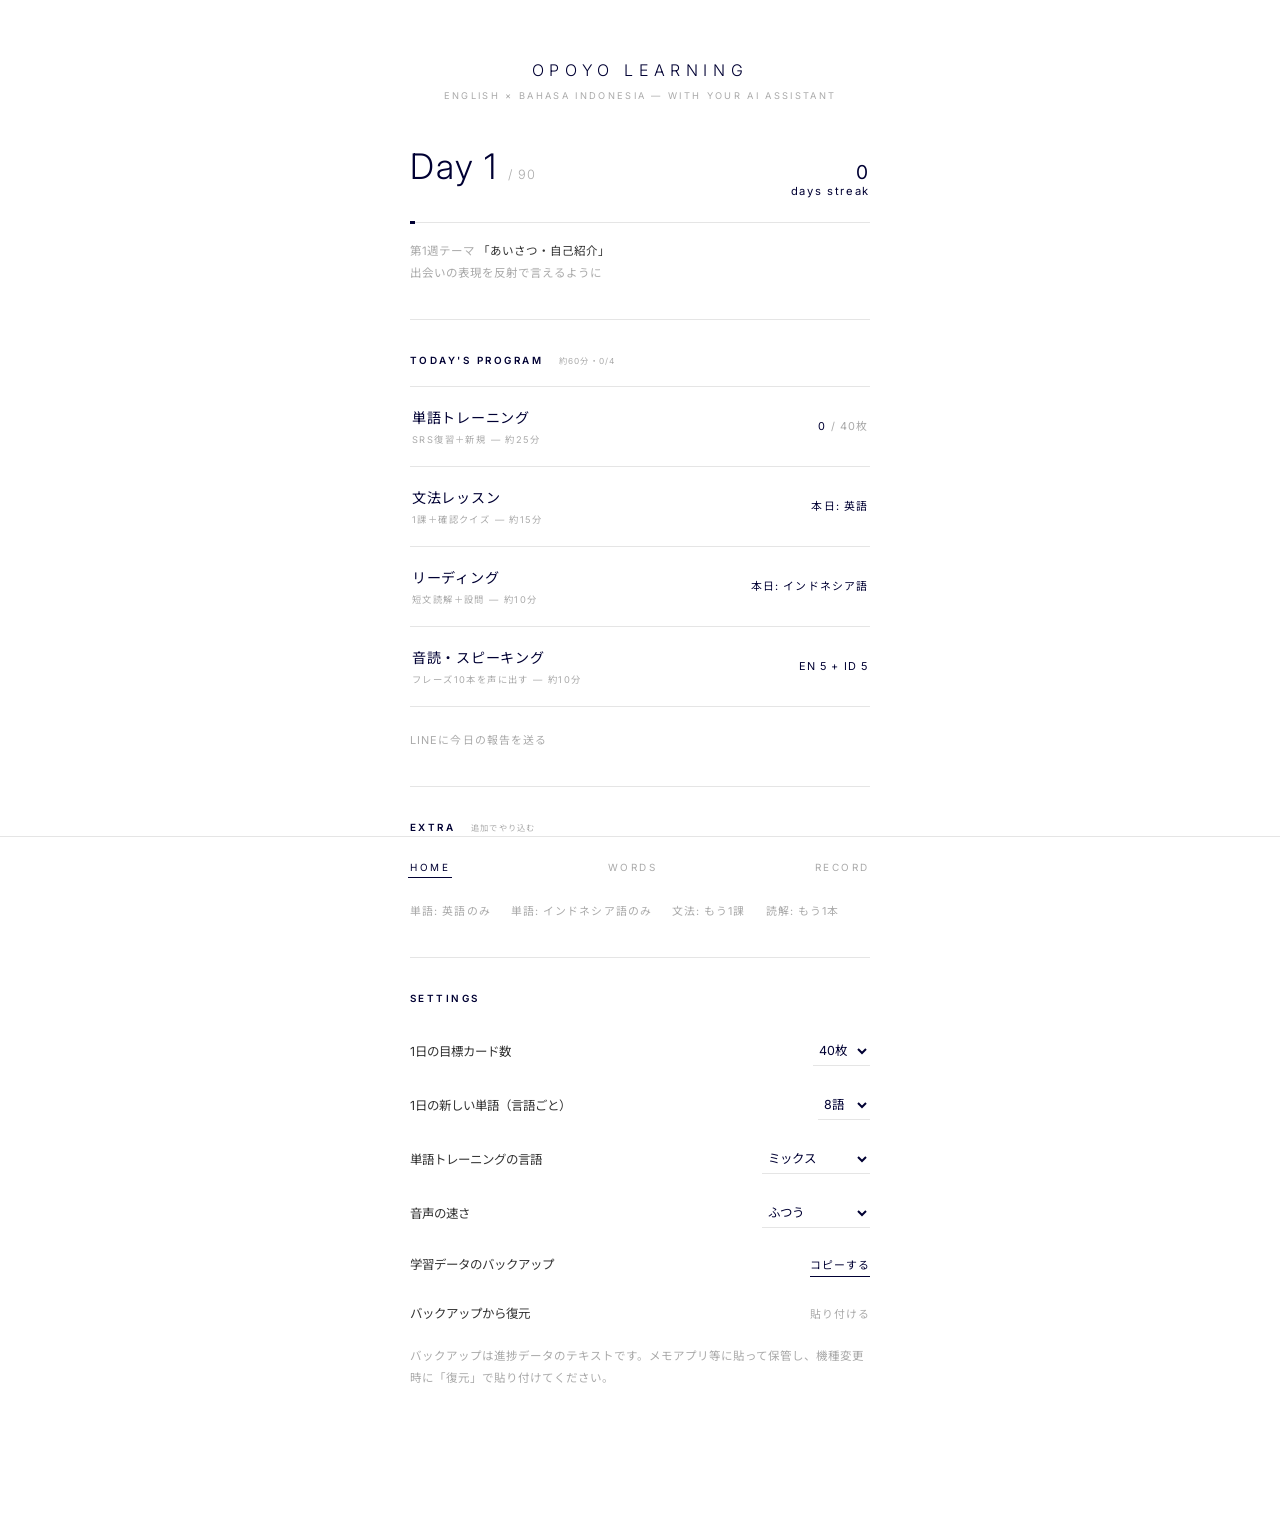
<file: learn/index.html>
<!DOCTYPE html>
<html lang="ja">
<head>
<meta charset="UTF-8">
<meta name="viewport" content="width=device-width, initial-scale=1.0, maximum-scale=1.0, user-scalable=no">
<title>OPOYO Learning</title>
<meta name="theme-color" content="#FFFFFF">
<meta name="apple-mobile-web-app-capable" content="yes">
<meta name="mobile-web-app-capable" content="yes">
<meta name="apple-mobile-web-app-status-bar-style" content="default">
<meta name="apple-mobile-web-app-title" content="OPOYO">
<link rel="manifest" href="manifest.json">
<link rel="apple-touch-icon" href="apple-touch-icon.png">
<link rel="icon" type="image/png" sizes="192x192" href="icon-192.png">
<link href="https://fonts.googleapis.com/css2?family=Inter:wght@300;400;600&family=Noto+Sans+JP:wght@300;400;700&display=swap" rel="stylesheet">
<style>
:root { --primary: #000033; --bg: #FFFFFF; --text: #333333; --sub: #AAAAAA; --border: #E5E5E5; }
* { margin: 0; padding: 0; box-sizing: border-box; -webkit-tap-highlight-color: transparent; }
body { font-family: 'Inter','Noto Sans JP',sans-serif; background: var(--bg); color: var(--text); min-height: 100vh; }
#app { max-width: 500px; margin: 0 auto; padding: 0 20px 110px; }

header { text-align: center; padding: 60px 0 10px; }
header h1 { font-weight: 300; letter-spacing: 0.35em; font-size: 1rem; color: var(--primary); text-transform: uppercase; }
header .tagline { font-size: 0.58rem; color: var(--sub); letter-spacing: 0.25em; margin-top: 10px; text-transform: uppercase; }

.view { display: none; }
.view.active { display: block; animation: fadein .3s ease; }
@keyframes fadein { from { opacity: 0; } to { opacity: 1; } }

.section { padding: 34px 0; border-bottom: 1px solid var(--border); }
.section:last-child { border-bottom: none; }
.section-title { font-size: 0.62rem; font-weight: 600; letter-spacing: 0.25em; color: var(--primary); text-transform: uppercase; margin-bottom: 20px; }
.section-title small { color: var(--sub); font-weight: 400; letter-spacing: 0.15em; margin-left: 10px; }

/* ---- home ---- */
.day-row { display: flex; justify-content: space-between; align-items: baseline; }
.day-num { font-size: 2.2rem; font-weight: 300; color: var(--primary); letter-spacing: 0.05em; }
.day-num small { font-size: 0.8rem; color: var(--sub); font-weight: 300; letter-spacing: 0.1em; }
.streak-num { font-size: 0.7rem; color: var(--primary); letter-spacing: 0.15em; text-align: right; }
.streak-num b { font-size: 1.2rem; font-weight: 400; }
.hairbar { height: 1px; background: var(--border); margin-top: 24px; position: relative; }
.hairbar > div { position: absolute; top: -1px; left: 0; height: 3px; background: var(--primary); transition: width .5s; }
.note { font-size: 0.72rem; color: var(--sub); margin-top: 18px; line-height: 1.9; }
.note b { color: var(--text); font-weight: 400; }

.task-list { border-top: 1px solid var(--border); }
.task-row { display: flex; justify-content: space-between; align-items: center; width: 100%; background: none; border: none; border-bottom: 1px solid var(--border); padding: 20px 2px; cursor: pointer; font-family: inherit; text-align: left; }
.task-row:active { background: #FAFAFA; }
.task-row .nm { font-size: 0.88rem; color: var(--primary); font-weight: 400; letter-spacing: 0.05em; }
.task-row .nm small { display: block; font-size: 0.58rem; color: var(--sub); letter-spacing: 0.15em; margin-top: 5px; }
.task-row .st { font-size: 0.68rem; color: var(--sub); letter-spacing: 0.1em; text-align: right; flex-shrink: 0; line-height: 1.7; }
.task-row .st b { color: var(--primary); font-weight: 400; }
.task-row.donetask .nm { color: var(--sub); text-decoration: line-through; }
.alldone { font-size: 0.72rem; color: var(--primary); letter-spacing: 0.15em; margin-top: 18px; }

.chip-row { display: flex; gap: 20px; flex-wrap: wrap; }
.chip { border: none; background: none; padding: 4px 0; font-size: 0.68rem; cursor: pointer; font-family: inherit; color: var(--sub); letter-spacing: 0.1em; border-bottom: 1px solid transparent; }
.chip.on { color: var(--primary); border-bottom-color: var(--primary); }

.set-row { display: flex; justify-content: space-between; align-items: center; padding: 12px 0; font-size: 0.78rem; color: var(--text); }
.set-row select { border: none; border-bottom: 1px solid var(--border); padding: 6px 2px; font-family: inherit; background: transparent; font-size: 0.78rem; outline: none; color: var(--primary); border-radius: 0; }

/* ---- study (shared) ---- */
.study-top { display: flex; justify-content: space-between; align-items: center; padding-top: 26px; font-size: 0.65rem; color: var(--sub); letter-spacing: 0.15em; }
.study-top button { background: none; border: none; color: var(--sub); font-size: 0.65rem; cursor: pointer; letter-spacing: 0.15em; font-family: inherit; padding: 4px; }
.qline { height: 1px; background: var(--border); margin-top: 14px; position: relative; }
.qline > div { position: absolute; top: 0; left: 0; height: 1px; background: var(--primary); transition: width .3s; }

.flashcard { padding: 56px 10px 36px; text-align: center; min-height: 290px; display: flex; flex-direction: column; justify-content: center; }
.flashcard .lang-tag { font-size: 0.58rem; color: var(--sub); letter-spacing: 0.3em; text-transform: uppercase; }
.flashcard .catg { font-size: 0.6rem; color: var(--sub); letter-spacing: 0.1em; margin-top: 8px; }
.flashcard .newtag { font-size: 0.55rem; color: var(--primary); letter-spacing: 0.3em; margin-bottom: 14px; }
.flashcard .word { font-size: 1.55rem; font-weight: 300; color: var(--primary); margin: 24px 0 4px; line-height: 1.5; word-break: break-word; letter-spacing: 0.02em; }
.flashcard .word.q { font-size: 1.1rem; font-weight: 400; }
.flashcard .meaning { font-size: 1rem; font-weight: 300; color: var(--text); margin-top: 24px; padding-top: 24px; border-top: 1px solid var(--border); line-height: 1.8; }
.flashcard .forms { font-size: 0.66rem; color: var(--sub); margin-top: 12px; letter-spacing: 0.04em; font-weight: 300; line-height: 1.8; }
.speak-btn { background: none; border: 1px solid var(--border); border-radius: 50%; width: 42px; height: 42px; font-size: 0.7rem; color: var(--primary); cursor: pointer; margin: 20px auto 0; display: block; font-family: inherit; }

.btn-row { display: flex; gap: 1px; background: var(--border); border: 1px solid var(--border); }
.abtn { flex: 1; border: none; padding: 18px 6px; font-size: 0.75rem; cursor: pointer; font-family: inherit; background: var(--bg); color: var(--text); font-weight: 400; letter-spacing: 0.1em; }
.abtn:active { background: #FAFAFA; }
.abtn small { display: block; font-size: 0.55rem; color: var(--sub); margin-top: 5px; letter-spacing: 0.05em; }
.abtn.show { background: var(--primary); color: white; letter-spacing: 0.25em; padding: 20px; }
.abtn.good { background: var(--primary); color: white; }
.abtn.good small { color: rgba(255,255,255,0.6); }

.choice-btn { display: block; width: 100%; background: var(--bg); border: none; border-bottom: 1px solid var(--border); padding: 17px 4px; font-size: 0.85rem; font-weight: 300; text-align: left; cursor: pointer; font-family: inherit; color: var(--text); line-height: 1.6; }
.choice-btn:first-of-type { border-top: 1px solid var(--border); }
.choice-btn:active { background: #FAFAFA; }
.choice-btn.correct { background: var(--primary); color: white; }
.choice-btn.wrong { color: var(--sub); text-decoration: line-through; }

.done-card { text-align: center; padding: 90px 20px 60px; }
.done-card .ttl { font-size: 0.8rem; letter-spacing: 0.4em; color: var(--primary); text-transform: uppercase; }
.done-card p { font-size: 0.72rem; color: var(--sub); line-height: 2.1; margin-top: 20px; }
.done-card .xp-gain { font-size: 0.7rem; color: var(--primary); letter-spacing: 0.2em; margin-top: 14px; }
.primary-btn { background: var(--primary); color: white; border: none; padding: 20px 50px; font-size: 0.7rem; letter-spacing: 0.3em; cursor: pointer; margin-top: 40px; font-family: inherit; font-weight: 600; }
.ghost-btn { background: none; color: var(--primary); border: 1px solid var(--border); padding: 19px 40px; font-size: 0.7rem; letter-spacing: 0.3em; cursor: pointer; margin-top: 14px; font-family: inherit; font-weight: 400; }

/* ---- grammar / reading ---- */
.lesson-head { padding-top: 40px; }
.lesson-head .lt { font-size: 0.58rem; color: var(--sub); letter-spacing: 0.3em; text-transform: uppercase; }
.lesson-head h3 { font-size: 1.15rem; font-weight: 400; color: var(--primary); margin-top: 14px; line-height: 1.6; }
.lesson-exp { font-size: 0.85rem; line-height: 2.1; color: var(--text); font-weight: 300; margin-top: 24px; }
.example { border-top: 1px solid var(--border); padding: 16px 2px; display: flex; justify-content: space-between; align-items: center; gap: 10px; }
.example:last-of-type { border-bottom: 1px solid var(--border); }
.example .t { font-size: 0.92rem; color: var(--primary); font-weight: 400; line-height: 1.7; }
.example .j { font-size: 0.7rem; color: var(--sub); margin-top: 4px; font-weight: 300; }
.example .pl { background: none; border: 1px solid var(--border); border-radius: 50%; width: 34px; height: 34px; font-size: 0.55rem; color: var(--primary); cursor: pointer; flex-shrink: 0; font-family: inherit; }
.q-stem { font-size: 1rem; font-weight: 300; color: var(--primary); line-height: 2; padding: 40px 0 24px; text-align: center; }
.q-stem small { display: block; font-size: 0.62rem; color: var(--sub); letter-spacing: 0.2em; margin-bottom: 14px; }
.passage { font-size: 0.98rem; font-weight: 300; color: var(--primary); line-height: 2.3; padding: 30px 0 10px; }
.passage-jp { font-size: 0.78rem; font-weight: 300; color: var(--sub); line-height: 2.1; padding: 20px 0; border-top: 1px solid var(--border); margin-top: 20px; }
.center-row { text-align: center; }

/* ---- words ---- */
.filter-row { display: flex; gap: 20px; flex-wrap: wrap; padding-top: 26px; }
.filter-row.sub { padding-top: 14px; gap: 16px; }
.word-item { display: flex; justify-content: space-between; align-items: center; border-bottom: 1px solid var(--border); padding: 16px 2px; cursor: pointer; }
.word-item .w { font-weight: 400; font-size: 0.88rem; color: var(--primary); }
.word-item .w .lg { font-size: 0.55rem; color: var(--sub); letter-spacing: 0.2em; margin-right: 8px; }
.word-item .m { font-size: 0.7rem; color: var(--sub); margin-top: 4px; font-weight: 300; }
.word-item .lvl { font-size: 0.7rem; color: var(--primary); flex-shrink: 0; margin-left: 12px; }
.legend { font-size: 0.6rem; color: var(--sub); letter-spacing: 0.05em; padding: 22px 0 4px; }
.add-form input, .add-form select { width: 100%; border: none; border-bottom: 1px solid var(--border); padding: 12px 0; font-size: 0.95rem; margin-top: 14px; font-family: inherit; background: transparent; outline: none; border-radius: 0; font-weight: 300; }
.add-form .primary-btn { width: 100%; margin-top: 30px; }

/* ---- record ---- */
.stat-grid { display: grid; grid-template-columns: repeat(3, 1fr); gap: 26px 10px; }
.stat { text-align: center; }
.stat .v { font-size: 1.5rem; font-weight: 300; color: var(--primary); }
.stat .k { font-size: 0.55rem; color: var(--sub); letter-spacing: 0.15em; margin-top: 6px; }
.badge-list { display: grid; grid-template-columns: 1fr 1fr; gap: 12px 20px; }
.badge { font-size: 0.72rem; color: var(--sub); letter-spacing: 0.05em; font-weight: 300; }
.badge::before { content: '○'; margin-right: 10px; font-size: 0.6rem; }
.badge.got { color: var(--primary); font-weight: 400; }
.badge.got::before { content: '●'; }
.roadmap-item { display: flex; gap: 14px; padding: 13px 0; border-bottom: 1px solid var(--border); font-size: 0.74rem; align-items: baseline; }
.roadmap-item:last-child { border-bottom: none; }
.roadmap-item .mo { color: var(--sub); flex-shrink: 0; width: 48px; font-size: 0.62rem; letter-spacing: 0.05em; }
.roadmap-item .tx b { color: var(--text); font-weight: 400; }
.roadmap-item .tx small { display: block; color: var(--sub); margin-top: 3px; font-weight: 300; }
.roadmap-item.now .mo, .roadmap-item.now .tx b { color: var(--primary); font-weight: 700; }
.heat { display: grid; grid-template-columns: repeat(15, 1fr); gap: 4px; }
.heat span { aspect-ratio: 1; background: #F2F2F2; }
.heat span.part { background: #C7C7D4; }
.heat span.full { background: var(--primary); }
.heat span.future { background: var(--bg); border: 1px solid var(--border); }

/* ---- dialogue ---- */
.dline { border-bottom: 1px solid var(--border); padding: 15px 2px; display: flex; gap: 12px; align-items: flex-start; }
.dline:first-of-type { border-top: 1px solid var(--border); }
.dline .sp { font-size: 0.58rem; color: var(--sub); letter-spacing: 0.15em; width: 18px; padding-top: 5px; flex-shrink: 0; }
.dline.you .sp { color: var(--primary); font-weight: 700; }
.dline .tx { flex: 1; }
.dline .tx .t { font-size: 0.9rem; color: var(--primary); font-weight: 400; line-height: 1.7; }
.dline.you .tx .t { font-weight: 600; }
.dline .tx .j { font-size: 0.68rem; color: var(--sub); margin-top: 4px; font-weight: 300; }
.dline .pl { background: none; border: 1px solid var(--border); border-radius: 50%; width: 32px; height: 32px; font-size: 0.5rem; color: var(--primary); cursor: pointer; flex-shrink: 0; font-family: inherit; }

/* ---- nav ---- */
nav { position: fixed; bottom: 0; left: 0; right: 0; background: var(--bg); border-top: 1px solid var(--border); display: flex; justify-content: center; gap: 12vw; padding: 20px 0 max(22px, env(safe-area-inset-bottom)); z-index: 100; }
nav button { background: none; border: none; font-family: inherit; font-size: 0.62rem; color: var(--sub); cursor: pointer; letter-spacing: 0.25em; text-transform: uppercase; padding: 4px 2px; border-bottom: 1px solid transparent; }
nav button.on { color: var(--primary); border-bottom-color: var(--primary); }

.toast { position: fixed; bottom: 100px; left: 50%; transform: translateX(-50%); background: var(--primary); color: white; padding: 14px 26px; font-size: 0.68rem; letter-spacing: 0.1em; z-index: 500; opacity: 0; transition: opacity .3s; pointer-events: none; white-space: nowrap; max-width: 92vw; }
.toast.show { opacity: 1; }
</style>
</head>
<body>
<div id="app">
  <header>
    <h1>OPOYO Learning</h1>
    <div class="tagline">English &times; Bahasa Indonesia &mdash; with your AI assistant</div>
  </header>

  <div id="view-home" class="view active"></div>
  <div id="view-study" class="view"></div>
  <div id="view-words" class="view"></div>
  <div id="view-record" class="view"></div>
</div>

<nav>
  <button id="tab-home" onclick="showView('home')" class="on">Home</button>
  <button id="tab-words" onclick="showView('words')">Words</button>
  <button id="tab-record" onclick="showView('record')">Record</button>
</nav>

<div id="toast" class="toast"></div>

<script>
/* =====================================================
   単語データ  [単語, 意味, カテゴリ]
===================================================== */
const EN_WORDS = [
["Good morning","おはようございます","あいさつ・基本"],
["Good evening","こんばんは","あいさつ・基本"],
["How are you?","元気ですか？","あいさつ・基本"],
["I'm good, thanks.","元気です、ありがとう","あいさつ・基本"],
["Nice to meet you.","はじめまして","あいさつ・基本"],
["See you later.","またあとで","あいさつ・基本"],
["Take care.","気をつけてね","あいさつ・基本"],
["Long time no see.","久しぶり","あいさつ・基本"],
["Thank you so much.","本当にありがとう","あいさつ・基本"],
["You're welcome.","どういたしまして","あいさつ・基本"],
["Excuse me.","すみません（呼びかけ）","あいさつ・基本"],
["I'm sorry.","ごめんなさい","あいさつ・基本"],
["No problem.","問題ないよ","あいさつ・基本"],
["Of course.","もちろん","あいさつ・基本"],
["Have a nice day.","よい一日を","あいさつ・基本"],
["Welcome.","ようこそ","あいさつ・基本"],
["Goodbye.","さようなら","あいさつ・基本"],
["Good night.","おやすみなさい","あいさつ・基本"],
["wake up","起きる","日常動詞","変化: wake – woke – woken"],
["eat","食べる","日常動詞","変化: eat – ate – eaten"],
["drink","飲む","日常動詞","変化: drink – drank – drunk"],
["cook","料理する","日常動詞","名詞: cooking（料理）/ cook（料理人）"],
["work","働く","日常動詞","名詞: work（仕事）/ worker（働く人）"],
["walk","歩く","日常動詞"],
["run","走る","日常動詞","変化: run – ran – run"],
["buy","買う","日常動詞","変化: buy – bought – bought"],
["sell","売る","日常動詞","変化: sell – sold – sold"],
["read","読む","日常動詞","変化: read – read – read（過去形は「レッド」と発音）"],
["write","書く","日常動詞","変化: write – wrote – written"],
["listen","聞く","日常動詞"],
["speak","話す","日常動詞","変化: speak – spoke – spoken"],
["watch","（じっと）見る","日常動詞"],
["sleep","眠る","日常動詞","変化: sleep – slept – slept / 形容詞: sleepy（眠い）"],
["clean","掃除する","日常動詞","形容詞: clean（きれいな）⇔ dirty（汚い）"],
["wash","洗う","日常動詞"],
["drive","運転する","日常動詞","変化: drive – drove – driven / 名詞: driver（運転手）"],
["meet","会う","日常動詞","変化: meet – met – met / 名詞: meeting（会議）"],
["help","手伝う","日常動詞","名詞: help（助け）/ helpful（役に立つ）"],
["happy","うれしい","気持ち・形容詞"],
["sad","悲しい","気持ち・形容詞"],
["tired","疲れた","気持ち・形容詞"],
["hungry","おなかがすいた","気持ち・形容詞"],
["thirsty","のどが渇いた","気持ち・形容詞"],
["excited","わくわくした","気持ち・形容詞"],
["nervous","緊張した","気持ち・形容詞"],
["angry","怒った","気持ち・形容詞"],
["surprised","驚いた","気持ち・形容詞"],
["bored","退屈した","気持ち・形容詞"],
["busy","忙しい","気持ち・形容詞"],
["free","暇な・自由な","気持ち・形容詞"],
["easy","簡単な","気持ち・形容詞"],
["difficult","難しい","気持ち・形容詞"],
["important","重要な","気持ち・形容詞"],
["interesting","面白い（興味深い）","気持ち・形容詞"],
["delicious","おいしい","気持ち・形容詞"],
["beautiful","美しい","気持ち・形容詞"],
["airport","空港","旅行"],
["flight","便・フライト","旅行"],
["ticket","チケット","旅行"],
["passport","パスポート","旅行"],
["luggage","荷物","旅行"],
["station","駅","旅行"],
["train","電車","旅行"],
["bus","バス","旅行"],
["taxi","タクシー","旅行"],
["hotel","ホテル","旅行"],
["reservation","予約","旅行"],
["sightseeing","観光","旅行"],
["map","地図","旅行"],
["Where is the restroom?","トイレはどこですか？","旅行"],
["How much is this?","これはいくらですか？","旅行"],
["Can I pay by card?","カードで払えますか？","旅行"],
["I'd like to check in.","チェックインをお願いします","旅行"],
["Could you take a photo?","写真を撮ってもらえますか？","旅行"],
["breakfast","朝食","食事"],
["lunch","昼食","食事"],
["dinner","夕食","食事"],
["menu","メニュー","食事"],
["order","注文する","食事"],
["check, please","お会計をお願いします","食事"],
["spicy","辛い","食事"],
["sweet","甘い","食事"],
["bitter","苦い","食事"],
["salty","しょっぱい","食事"],
["vegetable","野菜","食事"],
["meat","肉","食事"],
["seafood","魚介類","食事"],
["I'm allergic to eggs.","卵アレルギーです","食事"],
["Can I have water, please?","お水をいただけますか？","食事"],
["meeting","会議","仕事"],
["schedule","予定・スケジュール","仕事"],
["deadline","締め切り","仕事"],
["report","報告書","仕事"],
["client","顧客","仕事"],
["colleague","同僚","仕事"],
["boss","上司","仕事"],
["salary","給料","仕事"],
["task","仕事・タスク","仕事"],
["attach","添付する","仕事"],
["reply","返信する","仕事"],
["confirm","確認する","仕事"],
["cancel","キャンセルする","仕事"],
["postpone","延期する","仕事"],
["Could you send me the file?","ファイルを送ってもらえますか？","仕事"],
["I'll get back to you.","後ほど連絡します","仕事"],
["Let me check my schedule.","予定を確認させてください","仕事"],
["today","今日","時間・生活"],
["tomorrow","明日","時間・生活"],
["yesterday","昨日","時間・生活"],
["weekend","週末","時間・生活"],
["morning","朝","時間・生活"],
["afternoon","午後","時間・生活"],
["evening","夕方","時間・生活"],
["always","いつも","時間・生活"],
["usually","たいてい","時間・生活"],
["sometimes","ときどき","時間・生活"],
["rarely","めったに〜ない","時間・生活"],
["early","早い・早く","時間・生活"],
["late","遅い・遅く","時間・生活"],
["weather","天気","時間・生活"],
["holiday","休日・祝日","時間・生活"],
["family","家族","人・家族"],
["parents","両親","人・家族"],
["husband","夫","人・家族"],
["wife","妻","人・家族"],
["son","息子","人・家族"],
["daughter","娘","人・家族"],
["child","子ども","人・家族"],
["friend","友達","人・家族"],
["people","人々","人・家族"],
["man","男性","人・家族"],
["woman","女性","人・家族"],
["neighbor","隣人・ご近所さん","人・家族"],
["head","頭","体・健康"],
["stomach","おなか・胃","体・健康"],
["headache","頭痛","体・健康"],
["fever","熱","体・健康"],
["medicine","薬","体・健康"],
["hospital","病院","体・健康"],
["doctor","医者","体・健康"],
["sick","病気の・具合が悪い","体・健康"],
["hurt","痛む・痛める","体・健康"],
["rest","休む・休息","体・健康"],
["healthy","健康な","体・健康"],
["sleepy","眠い","体・健康"],
["money","お金","買い物"],
["price","値段","買い物"],
["cheap","安い","買い物"],
["expensive","（値段が）高い","買い物"],
["discount","割引","買い物"],
["size","サイズ","買い物"],
["color","色","買い物"],
["try on","試着する","買い物"],
["cash","現金","買い物"],
["change","おつり","買い物"],
["receipt","レシート・領収書","買い物"],
["store","店","買い物"],
["sunny","晴れた","自然・天気"],
["rainy","雨の","自然・天気"],
["cloudy","くもりの","自然・天気"],
["hot","暑い・熱い","自然・天気"],
["cold","寒い・冷たい","自然・天気"],
["warm","暖かい","自然・天気"],
["cool","涼しい","自然・天気"],
["rain","雨","自然・天気"],
["What do you mean?","どういう意味ですか？","会話フレーズ"],
["Could you say that again?","もう一度言ってもらえますか？","会話フレーズ"],
["Please speak slowly.","ゆっくり話してください","会話フレーズ"],
["I see.","なるほど","会話フレーズ"],
["That sounds good.","いいですね","会話フレーズ"],
["I agree.","賛成です","会話フレーズ"],
["I don't think so.","そうは思いません","会話フレーズ"],
["Just a moment.","ちょっと待ってください","会話フレーズ"],
["It depends.","場合によります","会話フレーズ"],
["I'm not sure.","よくわかりません","会話フレーズ"],
["What time is it?","何時ですか？","会話フレーズ"],
["How was your day?","今日はどうだった？","会話フレーズ"],
["What do you do?","お仕事は何ですか？","会話フレーズ"],
["I'm from Japan.","日本出身です","会話フレーズ"],
["Can you help me?","手伝ってもらえますか？","会話フレーズ"],
["No worries.","心配しないで","会話フレーズ"],
["Sounds fun!","楽しそう！","会話フレーズ"],
["Good luck!","がんばって！","会話フレーズ"],
["Congratulations!","おめでとう！","会話フレーズ"],
["Cheers!","乾杯！","会話フレーズ"],
["Let me think.","ちょっと考えさせて","会話フレーズ"],
["What's this called in English?","これは英語で何と言いますか？","会話フレーズ"],
["Could you write it down?","書いてもらえますか？","会話フレーズ"],
["I'm just looking.","（店で）見ているだけです","会話フレーズ"],
["Take your time.","ゆっくりでいいよ","会話フレーズ"],
["I'm on my way.","今向かっています","会話フレーズ"],
["What's up?","調子どう？","会話フレーズ"],
["Never mind.","気にしないで","会話フレーズ"],
["That makes sense.","なるほどね・筋が通ってる","会話フレーズ"],
["I hope so.","そうだといいな","会話フレーズ"],
["Same here.","私も同じ","会話フレーズ"],
["How about you?","あなたはどう？","会話フレーズ"],
["go","行く","動詞・変化形","変化: go – went – gone / going（進行形）"],
["come","来る","動詞・変化形","変化: come – came – come"],
["get","手に入れる・〜になる","動詞・変化形","変化: get – got – gotten"],
["take","取る・（時間が）かかる","動詞・変化形","変化: take – took – taken"],
["make","作る","動詞・変化形","変化: make – made – made"],
["see","見える・会う","動詞・変化形","変化: see – saw – seen"],
["know","知っている","動詞・変化形","変化: know – knew – known"],
["think","思う・考える","動詞・変化形","変化: think – thought – thought"],
["say","言う","動詞・変化形","変化: say – said – said"],
["tell","伝える・教える","動詞・変化形","変化: tell – told – told"],
["give","与える","動詞・変化形","変化: give – gave – given"],
["find","見つける","動詞・変化形","変化: find – found – found"],
["feel","感じる","動詞・変化形","変化: feel – felt – felt / 名詞: feeling（気持ち）"],
["leave","出発する・離れる","動詞・変化形","変化: leave – left – left"],
["put","置く","動詞・変化形","変化: put – put – put"],
["bring","持ってくる","動詞・変化形","変化: bring – brought – brought"],
["send","送る","動詞・変化形","変化: send – sent – sent"],
["pay","払う","動詞・変化形","変化: pay – paid – paid / 名詞: payment（支払い）"],
["forget","忘れる","動詞・変化形","変化: forget – forgot – forgotten"],
["remember","覚えている","動詞・変化形"],
["understand","理解する","動詞・変化形","変化: understand – understood – understood"],
["try","試す・やってみる","動詞・変化形","変化: try – tried / try to 〜（〜しようとする）"],
["use","使う","動詞・変化形","形容詞: useful（役に立つ）"],
["start","始める","動詞・変化形","反対: finish（終える）"],
["finish","終える","動詞・変化形"],
["open","開ける","動詞・変化形","反対: close（閉める）"],
["close","閉める","動詞・変化形"],
["wait","待つ","動詞・変化形","wait for 〜（〜を待つ）"],
["ask","尋ねる・頼む","動詞・変化形","ask for 〜（〜を求める）"],
["answer","答える","動詞・変化形","名詞: answer（答え）"],
["house","家","身の回り"],
["room","部屋","身の回り"],
["key","鍵","身の回り"],
["phone","電話・スマホ","身の回り"],
["clothes","服","身の回り"],
["shoes","靴","身の回り","単数: shoe（片方の靴）"],
["umbrella","傘","身の回り"],
["wallet","財布","身の回り"],
["glasses","メガネ","身の回り"],
["table","テーブル","身の回り"],
["chair","椅子","身の回り"],
["door","ドア","身の回り"],
["window","窓","身の回り"],
["kitchen","台所","身の回り"],
["bed","ベッド","身の回り"],
["book","本","身の回り"],
["newspaper","新聞","身の回り"],
["trash","ゴミ","身の回り"],
["towel","タオル","身の回り"],
["soap","石けん","身の回り"],
["and","そして・〜と","つなぎ言葉"],
["but","でも・しかし","つなぎ言葉"],
["so","だから","つなぎ言葉"],
["because","なぜなら","つなぎ言葉"],
["then","それから","つなぎ言葉"],
["also","〜もまた","つなぎ言葉"],
["maybe","たぶん","つなぎ言葉"],
["really","本当に","つなぎ言葉"],
["very","とても","つなぎ言葉"],
["a little","少し","つなぎ言葉"],
["too","〜すぎる・〜も","つなぎ言葉"],
["again","もう一度","つなぎ言葉"],
["together","一緒に","つなぎ言葉"],
["alone","ひとりで","つなぎ言葉"],
["here","ここ","つなぎ言葉","反対: there（そこ）"],
["there","そこ","つなぎ言葉"],
["later","あとで","つなぎ言葉"],
["soon","すぐに・まもなく","つなぎ言葉"],
["by the way","ところで","つなぎ言葉"],
["for example","たとえば","つなぎ言葉"],
["bank","銀行","場所・街"],
["post office","郵便局","場所・街"],
["convenience store","コンビニ","場所・街"],
["supermarket","スーパー","場所・街"],
["pharmacy","薬局","場所・街"],
["park","公園","場所・街"],
["library","図書館","場所・街"],
["museum","美術館・博物館","場所・街"],
["temple","寺","場所・街"],
["beach","ビーチ","場所・街"],
["mountain","山","場所・街"],
["river","川","場所・街"],
["bridge","橋","場所・街"],
["corner","角","場所・街","around the corner（角を曲がったところ）"],
["restaurant","レストラン","場所・街"],
["hour","時間（60分）","数字・時間"],
["minute","分","数字・時間"],
["week","週","数字・時間","weekly（毎週の）"],
["month","月（期間）","数字・時間","monthly（毎月の）"],
["year","年","数字・時間","yearly（毎年の）"],
["half","半分・30分","数字・時間","half past seven（7時半）"],
["date","日付","数字・時間"],
["birthday","誕生日","数字・時間"],
["noon","正午","数字・時間"],
["midnight","真夜中","数字・時間"],
["season","季節","数字・時間","spring / summer / fall / winter"],
["How's it going?","調子どう？","会話フレーズ2"],
["I got it.","わかった","会話フレーズ2"],
["Are you sure?","本当に？確かなの？","会話フレーズ2"],
["Why not?","もちろん・いいね","会話フレーズ2"],
["It's up to you.","あなた次第だよ","会話フレーズ2"],
["Not yet.","まだだよ","会話フレーズ2"],
["Exactly.","その通り","会話フレーズ2"],
["Absolutely.","間違いなく・全くその通り","会話フレーズ2"],
["Kind of.","まあね・ちょっとね","会話フレーズ2"],
["No way!","まさか！ありえない！","会話フレーズ2"],
["Help yourself.","ご自由にどうぞ","会話フレーズ2"],
["After you.","お先にどうぞ","会話フレーズ2"],
["It's on me.","私のおごりだよ","会話フレーズ2"],
["Anyway","とにかく・それはさておき","会話フレーズ2"],
["In my opinion","私の意見では","会話フレーズ2"],
["That's too bad.","それは残念","会話フレーズ2"],
["Sounds like a plan.","それでいこう","会話フレーズ2"],
["Guess what?","ねえ聞いて（何だと思う？）","会話フレーズ2"],
["I'm afraid not.","残念ですが違います","会話フレーズ2"],
["Take it easy.","気楽にね・お大事に","会話フレーズ2"],
["I have a headache.","頭が痛いです","体調・トラブル"],
["I feel sick.","気分が悪いです","体調・トラブル"],
["I caught a cold.","風邪をひきました","体調・トラブル","catch – caught – caught"],
["Call an ambulance!","救急車を呼んで！","体調・トラブル"],
["I lost my wallet.","財布をなくしました","体調・トラブル","lose – lost – lost"],
["I missed the train.","電車を逃しました","体調・トラブル"],
["I'm lost.","道に迷いました","体調・トラブル"],
["It hurts here.","ここが痛いです","体調・トラブル"],
["I need help.","助けが必要です","体調・トラブル"],
["Is there a hospital near here?","近くに病院はありますか？","体調・トラブル"],
["Can you call a taxi?","タクシーを呼んでもらえますか？","体調・トラブル"],
["Where is the police station?","警察署（交番）はどこですか？","体調・トラブル"],
["become","〜になる","動詞・変化形2","変化: become – became – become"],
["begin","始まる・始める","動詞・変化形2","変化: begin – began – begun"],
["break","壊す・壊れる","動詞・変化形2","変化: break – broke – broken / 名詞: 休憩"],
["build","建てる","動詞・変化形2","変化: build – built – built / 名詞: building（建物）"],
["catch","つかまえる・（乗り物に）間に合う","動詞・変化形2","変化: catch – caught – caught"],
["choose","選ぶ","動詞・変化形2","変化: choose – chose – chosen / 名詞: choice（選択）"],
["cut","切る","動詞・変化形2","変化: cut – cut – cut"],
["fall","落ちる・転ぶ","動詞・変化形2","変化: fall – fell – fallen / 名詞: 秋（米）"],
["fly","飛ぶ・飛行機で行く","動詞・変化形2","変化: fly – flew – flown / 名詞: flight（便）"],
["grow","育つ・増える","動詞・変化形2","変化: grow – grew – grown / grow up（育つ）"],
["hear","聞こえる","動詞・変化形2","変化: hear – heard – heard / listen は「耳を傾ける」"],
["hold","持つ・にぎる・開催する","動詞・変化形2","変化: hold – held – held"],
["keep","保つ・持ち続ける","動詞・変化形2","変化: keep – kept – kept / keep 〜ing（〜し続ける）"],
["learn","学ぶ・習得する","動詞・変化形2","learn to 〜（〜できるようになる）"],
["lend","貸す","動詞・変化形2","変化: lend – lent – lent / 反対: borrow（借りる）"],
["borrow","借りる","動詞・変化形2","Can I borrow 〜?（〜を借りてもいい？）"],
["lose","なくす・負ける","動詞・変化形2","変化: lose – lost – lost / I'm lost.（道に迷った）"],
["move","動く・引っ越す","動詞・変化形2","move to Tokyo（東京に引っ越す）"],
["need","必要とする","動詞・変化形2","need to 〜（〜する必要がある）"],
["plan","計画する","動詞・変化形2","名詞: plan（計画）/ plan to 〜"],
["practice","練習する","動詞・変化形2","名詞: practice（練習）"],
["rent","借りる（有料で）・貸す","動詞・変化形2","rent a car（レンタカーを借りる）"],
["return","戻る・返す","動詞・変化形2","return to Japan（日本へ戻る）"],
["save","貯める・救う・保存する","動詞・変化形2","save money（貯金する）"],
["show","見せる・案内する","動詞・変化形2","変化: show – showed – shown"],
["sit","座る","動詞・変化形2","変化: sit – sat – sat / Please sit down."],
["stand","立つ","動詞・変化形2","変化: stand – stood – stood"],
["stay","滞在する・とどまる","動詞・変化形2","stay at a hotel（ホテルに泊まる）"],
["teach","教える","動詞・変化形2","変化: teach – taught – taught / 名詞: teacher"],
["win","勝つ","動詞・変化形2","変化: win – won – won / 反対: lose（負ける）"],
["good","良い","形容詞2","変化: good – better – best"],
["bad","悪い","形容詞2","変化: bad – worse – worst"],
["big","大きい","形容詞2","変化: big – bigger – biggest"],
["small","小さい","形容詞2"],
["new","新しい","形容詞2"],
["old","古い・年をとった","形容詞2"],
["young","若い","形容詞2"],
["long","長い","形容詞2"],
["short","短い・背が低い","形容詞2"],
["tall","背が高い","形容詞2"],
["high","高い（高さ・程度）","形容詞2","値段が高いは expensive"],
["low","低い","形容詞2"],
["fast","速い","形容詞2"],
["slow","遅い","形容詞2","slowly（ゆっくりと）"],
["strong","強い","形容詞2"],
["weak","弱い","形容詞2"],
["heavy","重い","形容詞2"],
["light","軽い・明るい","形容詞2","名詞: 光・電気"],
["dark","暗い","形容詞2"],
["quiet","静かな","形容詞2"],
["loud","うるさい・（声が）大きい","形容詞2"],
["dirty","汚い","形容詞2","反対: clean（きれいな）"],
["safe","安全な","形容詞2","名詞: safety（安全）"],
["dangerous","危険な","形容詞2"],
["full","いっぱいの・満腹の","形容詞2","I'm full.（おなかいっぱい）"],
["empty","空の","形容詞2"],
["same","同じ","形容詞2","the same as 〜（〜と同じ）"],
["different","違う","形容詞2","different from 〜（〜と違う）"],
["wrong","間違った・具合が悪い","形容詞2","What's wrong?（どうしたの？）"],
["famous","有名な","形容詞2","famous for 〜（〜で有名）"],
["popular","人気のある","形容詞2"],
["kind","親切な","形容詞2","名詞: 種類（a kind of 〜）"],
["friendly","気さくな・親しみやすい","形容詞2"],
["careful","注意深い","形容詞2","Be careful!（気をつけて！）"],
["ready","準備ができた","形容詞2","Are you ready?（準備いい？）"],
["water","水","食べ物・飲み物"],
["food","食べ物","食べ物・飲み物"],
["coffee","コーヒー","食べ物・飲み物"],
["tea","紅茶・お茶","食べ物・飲み物"],
["milk","牛乳","食べ物・飲み物"],
["bread","パン","食べ物・飲み物"],
["egg","卵","食べ物・飲み物"],
["fruit","果物","食べ物・飲み物"],
["apple","りんご","食べ物・飲み物"],
["fish","魚","食べ物・飲み物"],
["rice","ご飯・米","食べ物・飲み物"],
["soup","スープ","食べ物・飲み物"],
["salt","塩","食べ物・飲み物"],
["sugar","砂糖","食べ物・飲み物"],
["oil","油","食べ物・飲み物"],
["cup","カップ・茶わん","食べ物・飲み物"],
["plate","皿","食べ物・飲み物"],
["knife","ナイフ・包丁","食べ物・飲み物","複数: knives"],
["fork","フォーク","食べ物・飲み物"],
["bottle","ボトル・びん","食べ物・飲み物","a bottle of water（水1本）"],
["car","車","街・移動"],
["bicycle","自転車","街・移動","口語: bike"],
["subway","地下鉄","街・移動","英国: underground / tube"],
["platform","（駅の）ホーム","街・移動"],
["exit","出口","街・移動"],
["entrance","入口","街・移動"],
["elevator","エレベーター","街・移動","英国: lift"],
["stairs","階段","街・移動"],
["crosswalk","横断歩道","街・移動"],
["traffic light","信号","街・移動"],
["sidewalk","歩道","街・移動"],
["downtown","繁華街・中心街","街・移動"],
["address","住所","街・移動"],
["neighborhood","近所・地域","街・移動"],
["distance","距離","街・移動","in the distance（遠くに）"],
["computer","コンピューター・パソコン","仕事・IT"],
["internet","インターネット","仕事・IT"],
["website","ウェブサイト","仕事・IT"],
["password","パスワード","仕事・IT"],
["file","ファイル","仕事・IT"],
["folder","フォルダ","仕事・IT"],
["print","印刷する","仕事・IT","名詞: printer（プリンター）"],
["copy","コピー・コピーする","仕事・IT"],
["sign","署名する・看板","仕事・IT","名詞: signature（署名）"],
["contract","契約・契約書","仕事・IT"],
["invoice","請求書","仕事・IT"],
["customer","客・顧客","仕事・IT","customer service（顧客対応）"],
["day off","休みの日","仕事・IT","I'm off today.（今日は休み）"],
["overtime","残業","仕事・IT","work overtime（残業する）"],
["appointment","（面会の）約束・予約","仕事・IT","病院・美容院などの予約"],
["Let me see.","ええと・どれどれ","会話フレーズ3"],
["Here you go.","はい、どうぞ","会話フレーズ3"],
["What's wrong?","どうしたの？","会話フレーズ3"],
["Are you okay?","大丈夫？","会話フレーズ3"],
["Hold on.","ちょっと待って","会話フレーズ3","電話でも使える"],
["Go ahead.","どうぞ・お先にどうぞ","会話フレーズ3"],
["It's my pleasure.","どういたしまして（丁寧）","会話フレーズ3"],
["I owe you one.","ひとつ借りができたね","会話フレーズ3"],
["It slipped my mind.","うっかり忘れてた","会話フレーズ3"],
["It's worth it.","その価値はあるよ","会話フレーズ3"],
["So far, so good.","今のところ順調","会話フレーズ3"],
["Better than nothing.","ないよりまし","会話フレーズ3"],
["It can't be helped.","仕方ないね","会話フレーズ3"],
["Time flies.","時間が経つのは早い","会話フレーズ3"],
["You never know.","わからないよ（可能性はある）","会話フレーズ3"],
["That reminds me.","それで思い出した","会話フレーズ3"],
["Speaking of which","そういえば","会話フレーズ3"],
["To be honest","正直に言うと","会話フレーズ3"],
["As far as I know","私の知る限り","会話フレーズ3"],
["It's been a while.","久しぶりだね","会話フレーズ3"],
["Have fun!","楽しんで！","会話フレーズ3"],
["Safe travels!","気をつけて行ってらっしゃい","会話フレーズ3"],
["Well done!","よくやった！","会話フレーズ3"],
["I can't wait!","待ちきれない！楽しみ！","会話フレーズ3"],
["It doesn't matter.","気にしないで・どちらでもいい","会話フレーズ3"],
["many","（数が）多くの","数量・程度","変化: many – more – most / 数えられる名詞に"],
["much","（量が）多くの","数量・程度","変化: much – more – most / 数えられない名詞に"],
["a few","少しの（数）","数量・程度","a few days（2、3日）"],
["a lot of","たくさんの","数量・程度","数にも量にも使える"],
["some","いくつかの","数量・程度"],
["any","何か・少しも","数量・程度","疑問文・否定文で"],
["every","すべての・毎〜","数量・程度","every day（毎日）"],
["all","すべて","数量・程度"],
["most","ほとんどの","数量・程度","most people（ほとんどの人）"],
["enough","十分な","数量・程度","good enough（十分良い）"],
["only","〜だけ","数量・程度"],
["about","約・〜について","数量・程度","about 10 minutes（約10分）"],
["almost","ほとんど・もう少しで","数量・程度","almost done（ほぼ完了）"],
["more","もっと","数量・程度","more slowly（もっとゆっくり）"],
["less","より少なく","数量・程度"],
["spring","春","季節・行事"],
["summer","夏","季節・行事"],
["autumn","秋","季節・行事","米国では fall が一般的"],
["winter","冬","季節・行事"],
["New Year","新年","季節・行事","Happy New Year!"],
["vacation","休暇","季節・行事","on vacation（休暇中）"],
["festival","祭り","季節・行事"],
["gift","贈り物","季節・行事","類語: present"],
["party","パーティー","季節・行事"],
["anniversary","記念日","季節・行事","wedding anniversary（結婚記念日）"],
["look for","〜を探す","動詞フレーズ","I'm looking for the station."],
["look forward to","〜を楽しみにする","動詞フレーズ","looking forward to seeing you"],
["pick up","拾う・迎えに行く・受け取る","動詞フレーズ"],
["drop off","（人・物を）降ろす・届ける","動詞フレーズ"],
["turn on","（電気などを）つける","動詞フレーズ","反対: turn off"],
["turn off","（電気などを）消す","動詞フレーズ"],
["put on","身につける","動詞フレーズ","反対: take off（脱ぐ）"],
["take off","脱ぐ・（飛行機が）離陸する","動詞フレーズ"],
["give up","あきらめる","動詞フレーズ","Don't give up!"],
["come back","戻ってくる","動詞フレーズ"],
["go out","出かける","動詞フレーズ"],
["hang out","（気楽に）遊ぶ・過ごす","動詞フレーズ","hang out with friends"],
["run out of","〜を切らす","動詞フレーズ","We ran out of milk."],
["get along with","〜と仲良くやる","動詞フレーズ"],
["take care of","〜の世話をする・対処する","動詞フレーズ"],
["deal with","〜に対処する","動詞フレーズ"],
["find out","（調べて）わかる・知る","動詞フレーズ"],
["figure out","理解する・解決する","動詞フレーズ"],
["set up","準備する・設定する","動詞フレーズ"],
["show up","現れる・来る","動詞フレーズ"],
["dog","犬","動物"],
["cat","猫","動物"],
["bird","鳥","動物"],
["horse","馬","動物"],
["cow","牛","動物"],
["pig","豚","動物"],
["sheep","羊","動物","複数も sheep"],
["chicken","ニワトリ・鶏肉","動物"],
["monkey","猿","動物"],
["elephant","象","動物"],
["lion","ライオン","動物"],
["tiger","トラ","動物"],
["bear","クマ","動物"],
["rabbit","ウサギ","動物"],
["mouse","ネズミ","動物","複数: mice"],
["snake","ヘビ","動物"],
["frog","カエル","動物"],
["insect","昆虫","動物","口語: bug"],
["butterfly","チョウ","動物"],
["whale","クジラ","動物"],
["red","赤","色"],
["blue","青","色"],
["yellow","黄色","色"],
["green","緑","色"],
["black","黒","色"],
["white","白","色"],
["brown","茶色","色"],
["pink","ピンク","色"],
["orange","オレンジ色・みかん","色"],
["purple","紫","色"],
["gray","灰色","色","英国: grey"],
["gold","金色・金","色"],
["eye","目","体のパーツ"],
["ear","耳","体のパーツ"],
["nose","鼻","体のパーツ"],
["mouth","口","体のパーツ"],
["tooth","歯","体のパーツ","複数: teeth"],
["hand","手","体のパーツ"],
["arm","腕","体のパーツ"],
["leg","脚","体のパーツ"],
["foot","足（足首から下）","体のパーツ","複数: feet"],
["finger","指","体のパーツ"],
["shoulder","肩","体のパーツ"],
["back","背中","体のパーツ","副詞: 後ろへ・戻って"],
["knee","ひざ","体のパーツ"],
["neck","首","体のパーツ"],
["face","顔","体のパーツ"],
["heart","心臓・心","体のパーツ"],
["bone","骨","体のパーツ"],
["shirt","シャツ","服・身につける物"],
["T-shirt","Tシャツ","服・身につける物"],
["pants","ズボン","服・身につける物","英国: trousers"],
["jeans","ジーンズ","服・身につける物"],
["skirt","スカート","服・身につける物"],
["dress","ワンピース・ドレス","服・身につける物"],
["jacket","ジャケット・上着","服・身につける物"],
["coat","コート","服・身につける物"],
["sweater","セーター","服・身につける物"],
["socks","靴下","服・身につける物"],
["hat","帽子","服・身につける物"],
["belt","ベルト","服・身につける物"],
["ring","指輪","服・身につける物"],
["wristwatch","腕時計","服・身につける物","会話ではふつう watch と言う"],
["necklace","ネックレス","服・身につける物"],
["pocket","ポケット","服・身につける物"],
["button","ボタン","服・身につける物"],
["sunglasses","サングラス","服・身につける物"],
["living room","リビング・居間","家・部屋"],
["bedroom","寝室","家・部屋"],
["floor","床・階","家・部屋","the second floor（2階）"],
["wall","壁","家・部屋"],
["ceiling","天井","家・部屋"],
["roof","屋根","家・部屋"],
["garden","庭","家・部屋","米国: yard"],
["garage","車庫","家・部屋"],
["shelf","棚","家・部屋","複数: shelves"],
["drawer","引き出し","家・部屋"],
["mirror","鏡","家・部屋"],
["curtain","カーテン","家・部屋"],
["carpet","カーペット","家・部屋"],
["lamp","ランプ・電気スタンド","家・部屋"],
["fan","扇風機・ファン","家・部屋"],
["air conditioner","エアコン","家・部屋","口語: AC"],
["heater","暖房・ヒーター","家・部屋"],
["closet","クローゼット","家・部屋"],
["boil","ゆでる・沸かす","キッチン・料理"],
["fry","揚げる・炒める","キッチン・料理","fried rice（チャーハン）"],
["bake","（オーブンで）焼く","キッチン・料理","名詞: bakery（パン屋）"],
["grill","（網で）焼く","キッチン・料理"],
["mix","混ぜる","キッチン・料理"],
["pour","注ぐ","キッチン・料理"],
["peel","（皮を）むく","キッチン・料理"],
["chop","刻む","キッチン・料理"],
["taste","味・味見する","キッチン・料理","It tastes good.（おいしい）"],
["refrigerator","冷蔵庫","キッチン・料理","口語: fridge"],
["microwave","電子レンジ","キッチン・料理"],
["oven","オーブン","キッチン・料理"],
["stove","コンロ","キッチン・料理"],
["pan","フライパン","キッチン・料理"],
["pot","鍋","キッチン・料理"],
["kettle","やかん・ケトル","キッチン・料理"],
["bowl","ボウル・どんぶり","キッチン・料理"],
["chopsticks","箸","キッチン・料理"],
["school","学校","学校・学び"],
["university","大学","学校・学び","類語: college"],
["student","生徒・学生","学校・学び"],
["class","授業・クラス","学校・学び"],
["lesson","レッスン・課","学校・学び"],
["homework","宿題","学校・学び"],
["exam","試験","学校・学び","口語: test"],
["grade","成績・学年","学校・学び"],
["subject","科目・話題","学校・学び"],
["math","数学","学校・学び"],
["science","科学・理科","学校・学び"],
["history","歴史","学校・学び"],
["dictionary","辞書","学校・学び"],
["notebook","ノート","学校・学び"],
["page","ページ","学校・学び"],
["question","質問・問題","学校・学び"],
["example","例","学校・学び","for example（たとえば）"],
["mistake","間違い","学校・学び","make a mistake（間違える）"],
["soccer","サッカー","スポーツ・趣味","英国: football"],
["baseball","野球","スポーツ・趣味"],
["basketball","バスケットボール","スポーツ・趣味"],
["tennis","テニス","スポーツ・趣味"],
["swimming","水泳","スポーツ・趣味"],
["yoga","ヨガ","スポーツ・趣味"],
["golf","ゴルフ","スポーツ・趣味"],
["hiking","ハイキング・山歩き","スポーツ・趣味"],
["camping","キャンプ","スポーツ・趣味"],
["fishing","釣り","スポーツ・趣味"],
["photography","写真撮影","スポーツ・趣味","photo（写真）"],
["painting","絵画・絵を描くこと","スポーツ・趣味"],
["guitar","ギター","スポーツ・趣味","play the guitar"],
["piano","ピアノ","スポーツ・趣味"],
["game","ゲーム・試合","スポーツ・趣味"],
["movie","映画","スポーツ・趣味","英国: film"],
["music","音楽","スポーツ・趣味"],
["hobby","趣味","スポーツ・趣味"],
["sun","太陽","自然・地理"],
["moon","月","自然・地理"],
["sky","空","自然・地理"],
["cloud","雲","自然・地理"],
["wind","風","自然・地理"],
["snow","雪","自然・地理"],
["storm","嵐","自然・地理","typhoon（台風）"],
["island","島","自然・地理"],
["lake","湖","自然・地理"],
["forest","森","自然・地理"],
["desert","砂漠","自然・地理"],
["field","野原・畑・分野","自然・地理"],
["hill","丘","自然・地理"],
["wave","波","自然・地理"],
["stone","石","自然・地理"],
["sand","砂","自然・地理"],
["fire","火・火事","自然・地理"],
["earthquake","地震","自然・地理"],
["country","国・田舎","国・世界"],
["world","世界","国・世界","all over the world（世界中で）"],
["foreigner","外国人","国・世界","foreign（外国の）"],
["language","言語","国・世界"],
["culture","文化","国・世界"],
["Japan","日本","国・世界","Japanese（日本人・日本語・日本の）"],
["Indonesia","インドネシア","国・世界","Indonesian（インドネシア人・語）"],
["America","アメリカ","国・世界","the U.S. とも"],
["China","中国","国・世界","Chinese"],
["Korea","韓国","国・世界","Korean"],
["abroad","海外へ・海外で","国・世界","go abroad（海外に行く）"],
["international","国際的な","国・世界"],
["capital","首都","国・世界"],
["glad","うれしい","感情・性格2","I'm glad to hear that.（それはよかった）"],
["proud","誇りに思う","感情・性格2","proud of 〜"],
["jealous","うらやましい・嫉妬した","感情・性格2"],
["lonely","寂しい","感情・性格2"],
["scared","怖がった","感情・性格2","scared of 〜（〜が怖い）"],
["disappointed","がっかりした","感情・性格2"],
["satisfied","満足した","感情・性格2"],
["confident","自信がある","感情・性格2"],
["shy","恥ずかしがりの","感情・性格2"],
["honest","正直な","感情・性格2","to be honest（正直に言うと）"],
["polite","礼儀正しい","感情・性格2","反対: rude"],
["rude","失礼な","感情・性格2"],
["funny","おかしい・面白い","感情・性格2","「笑える」面白さ"],
["serious","真剣な・深刻な","感情・性格2"],
["smart","賢い","感情・性格2","類語: clever"],
["lazy","怠け者の","感情・性格2"],
["patient","我慢強い","感情・性格2","名詞: 患者"],
["agree","賛成する","動詞3","agree with 〜（〜に賛成）"],
["accept","受け入れる","動詞3","反対: refuse（断る）"],
["allow","許可する","動詞3","allow 人 to 〜"],
["arrive","到着する","動詞3","arrive at/in 〜"],
["believe","信じる","動詞3","I can't believe it!（信じられない！）"],
["carry","運ぶ・持ち歩く","動詞3"],
["call","電話する・呼ぶ","動詞3","Call me Ken.（ケンと呼んで）"],
["climb","登る","動詞3"],
["collect","集める","動詞3","名詞: collection"],
["compare","比べる","動詞3","compare A with B"],
["complain","不満を言う","動詞3","名詞: complaint（苦情）"],
["continue","続ける","動詞3"],
["cry","泣く・叫ぶ","動詞3"],
["dance","踊る","動詞3","名詞: dance / dancer"],
["decide","決める","動詞3","decide to 〜"],
["deliver","配達する","動詞3","名詞: delivery"],
["describe","描写する・説明する","動詞3"],
["discuss","話し合う","動詞3","about は不要: discuss the plan"],
["dream","夢を見る・夢","動詞3","dream of 〜（〜を夢見る）"],
["enter","入る","動詞3","名詞: entrance（入口）"],
["explain","説明する","動詞3","名詞: explanation"],
["fail","失敗する・落ちる","動詞3","fail the exam（試験に落ちる）"],
["fill","満たす・記入する","動詞3","fill in/out（記入する）"],
["fix","直す・固定する","動詞3","類語: repair"],
["follow","ついていく・従う","動詞3","SNSのフォローも"],
["guess","推測する","動詞3","Guess what?（何だと思う？）"],
["hate","大嫌いである","動詞3","反対: love"],
["hope","望む","動詞3","I hope so.（そうだといいな）"],
["hurry","急ぐ","動詞3","Hurry up!（急いで！）"],
["imagine","想像する","動詞3"],
["improve","改善する・上達する","動詞3","名詞: improvement"],
["introduce","紹介する","動詞3","introduce myself（自己紹介する）"],
["invite","招待する","動詞3","名詞: invitation"],
["join","参加する","動詞3","Can I join you?（一緒にいい？）"],
["jump","跳ぶ","動詞3"],
["laugh","（声を出して）笑う","動詞3","smile は「ほほえむ」"],
["lie","うそをつく・横になる","動詞3","名詞: うそ / 変化: lie – lay – lain（横になる）"],
["marry","結婚する","動詞3","get married（結婚する）"],
["miss","逃す・恋しく思う","動詞3","I miss you.（会いたい）"],
["notice","気づく","動詞3"],
["offer","申し出る・提供する","動詞3"],
["pass","通る・合格する・手渡す","動詞3","pass the exam（試験に受かる）"],
["pray","祈る","動詞3","名詞: prayer"],
["prepare","準備する","動詞3","prepare for 〜"],
["promise","約束する","動詞3","名詞: 約束"],
["protect","守る","動詞3"],
["pull","引く","動詞3","反対: push（押す）"],
["push","押す","動詞3"],
["receive","受け取る","動詞3"],
["recommend","おすすめする","動詞3","名詞: recommendation"],
["relax","くつろぐ","動詞3"],
["remove","取り除く","動詞3"],
["repeat","繰り返す","動詞3","Could you repeat that?"],
["repair","修理する","動詞3"],
["reserve","予約する","動詞3","名詞: reservation"],
["respect","尊敬する","動詞3","名詞: 尊敬"],
["ride","乗る","動詞3","変化: ride – rode – ridden"],
["search","検索する・探す","動詞3","search for 〜"],
["share","共有する・分け合う","動詞3"],
["shout","叫ぶ","動詞3"],
["sing","歌う","動詞3","変化: sing – sang – sung / singer（歌手）"],
["smell","匂いがする・嗅ぐ","動詞3","It smells good."],
["smile","ほほえむ・笑顔","動詞3"],
["spend","（お金・時間を）使う","動詞3","変化: spend – spent – spent"],
["steal","盗む","動詞3","変化: steal – stole – stolen"],
["suggest","提案する","動詞3","名詞: suggestion"],
["support","支える・応援する","動詞3"],
["swim","泳ぐ","動詞3","変化: swim – swam – swum"],
["talk","話す・おしゃべりする","動詞3","talk with/to 〜"],
["throw","投げる","動詞3","変化: throw – threw – thrown / throw away（捨てる）"],
["touch","触る","動詞3"],
["translate","翻訳する","動詞3","名詞: translation"],
["appear","現れる・〜のように見える","動詞3","反対: disappear（消える）"],
["avoid","避ける","動詞3","avoid 〜ing"],
["belong","属する","動詞3","belong to 〜（〜のものである）"],
["celebrate","祝う","動詞3","名詞: celebration"],
["connect","つなぐ","動詞3","名詞: connection"],
["count","数える","動詞3","count on 〜（〜を頼りにする）"],
["create","作り出す","動詞3","名詞: creation / creative（創造的な）"],
["divide","分ける","動詞3","divide into 〜"],
["earn","稼ぐ","動詞3","earn money"],
["encourage","励ます","動詞3"],
["expect","予期する・期待する","動詞3"],
["greet","あいさつする","動詞3","名詞: greeting"],
["actually","実は","副詞"],
["especially","特に","副詞"],
["probably","たぶん（可能性高め）","副詞","maybe より確度が高い"],
["suddenly","突然","副詞"],
["finally","ついに・最後に","副詞"],
["recently","最近","副詞","過去形・完了形と使う"],
["already","もう・すでに","副詞","I already ate.（もう食べた）"],
["yet","まだ・もう","副詞","not yet（まだ）/ 疑問文で「もう」"],
["still","まだ・今でも","副詞","I'm still working.（まだ働いている）"],
["just","ちょうど・〜だけ","副詞","I just arrived.（着いたばかり）"],
["even","〜でさえ","副詞","Even I can do it.（私でさえできる）"],
["quickly","すばやく","副詞"],
["carefully","注意深く","副詞"],
["easily","簡単に","副詞"],
["well","上手に・十分に","副詞","変化: well – better – best"],
["hard","熱心に・一生懸命","副詞","work hard（一生懸命働く）"],
["once","一度・かつて","副詞","once a week（週に1回）"],
["twice","二度","副詞","3回以上は three times"],
["account","口座・アカウント","お金・銀行"],
["ATM","ATM","お金・銀行"],
["exchange","両替する・交換する","お金・銀行","exchange rate（為替レート）"],
["tax","税金","お金・銀行","tax included（税込み）"],
["fee","料金・手数料","お金・銀行"],
["bill","請求書・紙幣","お金・銀行"],
["coin","硬貨","お金・銀行"],
["credit card","クレジットカード","お金・銀行"],
["savings","貯金","お金・銀行","save money（貯金する）"],
["loan","ローン・貸付","お金・銀行"],
["cost","費用・（お金が）かかる","お金・銀行","変化: cost – cost – cost"],
["budget","予算","お金・銀行"],
["income","収入","お金・銀行"],
["toothache","歯痛","健康・医療2","〜ache（〜の痛み）: stomachache"],
["cough","咳・咳をする","健康・医療2"],
["sneeze","くしゃみ・くしゃみをする","健康・医療2"],
["allergy","アレルギー","健康・医療2","allergic to 〜"],
["injury","けが","健康・医療2","injured(けがをした)"],
["blood","血","健康・医療2","blood type（血液型）"],
["muscle","筋肉","健康・医療2"],
["diet","食事・ダイエット","健康・医療2","on a diet（ダイエット中）"],
["exercise","運動・運動する","健康・医療2"],
["stress","ストレス","健康・医療2","stressful（ストレスの多い）"],
["insurance","保険","健康・医療2","health insurance（健康保険）"],
["dentist","歯医者","健康・医療2"],
["nurse","看護師","健康・医療2"],
["vitamin","ビタミン","健康・医療2"],
["conversation","会話","コミュニケーション"],
["opinion","意見","コミュニケーション","in my opinion（私の意見では）"],
["advice","助言","コミュニケーション","動詞: advise"],
["message","メッセージ・伝言","コミュニケーション"],
["news","ニュース・知らせ","コミュニケーション","単数扱い"],
["information","情報","コミュニケーション","数えられない名詞"],
["story","話・物語","コミュニケーション"],
["joke","冗談","コミュニケーション","Just kidding.（冗談だよ）"],
["secret","秘密","コミュニケーション"],
["truth","真実","コミュニケーション","to tell the truth（実を言うと）"],
["reason","理由","コミュニケーション"],
["topic","話題","コミュニケーション"],
["voice","声","コミュニケーション"],
["noise","騒音","コミュニケーション","noisy（うるさい）"],
["meaning","意味","コミュニケーション","動詞: mean"],
["moment","瞬間・ちょっとの間","時・頻度2","Just a moment.（少々お待ちを）"],
["future","未来","時・頻度2","in the future（将来）"],
["past","過去","時・頻度2","in the past（昔は）"],
["present","現在・贈り物","時・頻度2"],
["someday","いつか","時・頻度2"],
["forever","永遠に","時・頻度2"],
["daily","毎日の","時・頻度2","weekly（毎週の）/ monthly（毎月の）"],
["anytime","いつでも","時・頻度2","Anytime!（いつでもどうぞ）"],
["weekday","平日","時・頻度2","on weekdays（平日に）"],
["sunrise","日の出","時・頻度2"],
["sunset","日の入り・夕日","時・頻度2"],
["lifetime","一生","時・頻度2","once in a lifetime（一生に一度）"],
["paper","紙","材料・物質"],
["wood","木材","材料・物質","wooden（木製の）"],
["glass","ガラス・コップ","材料・物質","glasses（メガネ）"],
["metal","金属","材料・物質"],
["plastic","プラスチック","材料・物質","plastic bag（ビニール袋）"],
["silver","銀・銀色","材料・物質"],
["iron","鉄・アイロン","材料・物質"],
["cotton","綿","材料・物質"],
["leather","革","材料・物質"],
["rubber","ゴム","材料・物質"],
["cloth","布","材料・物質","clothes（服）と区別"],
["soil","土","材料・物質"],
["driver","運転手","交通2"],
["passenger","乗客","交通2"],
["seat","座席","交通2","Is this seat taken?（この席空いてますか）"],
["seatbelt","シートベルト","交通2","fasten your seatbelt"],
["engine","エンジン","交通2"],
["wheel","車輪・ハンドル","交通2"],
["gasoline","ガソリン","交通2","口語: gas / 英国: petrol"],
["license","免許","交通2","driver's license（運転免許）"],
["speed","速度","交通2"],
["accident","事故","交通2","car accident（交通事故）"],
["delay","遅れ・遅らせる","交通2","The train is delayed.（電車が遅れている）"],
["transfer","乗り換える・乗り換え","交通2"],
["fare","運賃","交通2"],
["route","経路・ルート","交通2"],
["helmet","ヘルメット","交通2"],
["sale","セール・販売","買い物2","on sale（セール中）"],
["brand","ブランド","買い物2"],
["quality","品質","買い物2"],
["item","品物・項目","買い物2"],
["product","製品","買い物2"],
["delivery","配達","買い物2","free delivery（送料無料）"],
["refund","返金","買い物2","get a refund"],
["warranty","保証","買い物2","under warranty（保証期間内）"],
["coupon","クーポン","買い物2"],
["cashier","レジ・レジ係","買い物2"],
["cart","カート","買い物2","英国: trolley"],
["label","ラベル・表示","買い物2"],
["stock","在庫","買い物2","out of stock（在庫切れ）"],
["Could you do me a favor?","お願いがあるんだけど","会話フレーズ4"],
["I'm afraid I can't.","残念ですができません","会話フレーズ4"],
["That works for me.","それで大丈夫です","会話フレーズ4"],
["Let me check.","確認させて","会話フレーズ4"],
["I'll take it.","（買い物で）これください","会話フレーズ4"],
["Can I try it on?","試着してもいいですか？","会話フレーズ4"],
["Do you have a bigger size?","もっと大きいサイズはありますか？","会話フレーズ4"],
["It's too tight.","きつすぎます","会話フレーズ4","反対: loose（ゆるい）"],
["Is this seat taken?","この席は空いていますか？","会話フレーズ4"],
["What do you recommend?","おすすめは何ですか？","会話フレーズ4"],
["Non-smoking, please.","禁煙席でお願いします","会話フレーズ4"],
["Could we have the menu?","メニューをいただけますか？","会話フレーズ4"],
["To go, please.","持ち帰りでお願いします","会話フレーズ4","英国: take away"],
["It was a pleasure meeting you.","お会いできてよかったです","会話フレーズ4"],
["Say hi to your family.","家族によろしく","会話フレーズ4"],
["Keep in touch.","連絡を取り合おうね","会話フレーズ4"],
["I really appreciate it.","本当に感謝しています","会話フレーズ4","thank you より丁寧"],
["What's the Wi-Fi password?","Wi-Fiのパスワードは何ですか？","会話フレーズ4"],
["Can I get a receipt?","レシートをもらえますか？","会話フレーズ4"],
["Is it far from here?","ここから遠いですか？","会話フレーズ4"],
["at first","最初は","副詞句"],
["at last","ついに","副詞句"],
["in fact","実際は","副詞句"],
["on time","時間通りに","副詞句","in time（間に合って）"],
["right away","すぐに","副詞句"],
["little by little","少しずつ","副詞句"],
["more and more","ますます","副詞句"],
["as usual","いつものように","副詞句"],
["in general","一般的に","副詞句"],
["on the other hand","一方で","副詞句"],
["step by step","一歩ずつ","副詞句"],
["for a while","しばらくの間","副詞句"],
["grandfather","祖父","家族・人2","口語: grandpa"],
["grandmother","祖母","家族・人2","口語: grandma"],
["uncle","おじ","家族・人2"],
["aunt","おば","家族・人2"],
["cousin","いとこ","家族・人2"],
["nephew","甥","家族・人2"],
["niece","姪","家族・人2"],
["couple","夫婦・カップル","家族・人2","a couple of 〜（2、3の）"],
["baby","赤ちゃん","家族・人2"],
["adult","大人","家族・人2"],
["teenager","10代の若者","家族・人2"],
["stranger","見知らぬ人","家族・人2"],
["available","利用できる・手が空いている","性質・状態"],
["possible","可能な","性質・状態","as soon as possible（できるだけ早く）"],
["impossible","不可能な","性質・状態"],
["necessary","必要な","性質・状態"],
["common","よくある・共通の","性質・状態"],
["special","特別な","性質・状態"],
["normal","普通の","性質・状態"],
["strange","変な・奇妙な","性質・状態"],
["perfect","完璧な","性質・状態"],
["terrible","ひどい","性質・状態"],
["wonderful","素晴らしい","性質・状態"],
["amazing","驚くほど素晴らしい","性質・状態"],
["boring","退屈な","性質・状態","bored（退屈した人）と区別"],
["exciting","わくわくさせる","性質・状態","excited（わくわくした人）と区別"],
["comfortable","快適な","性質・状態"],
["convenient","便利な","性質・状態","convenience store の convenience"],
["noisy","うるさい","性質・状態"],
["fresh","新鮮な","性質・状態"],
["who","誰が・誰を","疑問詞"],
["whose","誰の","疑問詞","Whose bag is this?（これ誰のかばん？）"],
["which","どちら・どれ","疑問詞"],
["how long","どのくらいの長さ・期間","疑問詞","How long does it take?"],
["how often","どのくらいの頻度で","疑問詞"],
["how far","どのくらいの距離","疑問詞"],
["how many","いくつ（数）","疑問詞"],
["how much","いくら・どのくらい（量）","疑問詞"],
["company","会社","ビジネス"],
["office","事務所・オフィス","ビジネス"],
["department","部署","ビジネス"],
["manager","部長・管理者","ビジネス"],
["staff","スタッフ・職員","ビジネス"],
["team","チーム","ビジネス"],
["project","プロジェクト","ビジネス"],
["goal","目標","ビジネス"],
["result","結果","ビジネス"],
["success","成功","ビジネス","successful（成功した）"],
["failure","失敗","ビジネス","動詞: fail"],
["presentation","プレゼン","ビジネス"],
["document","書類","ビジネス"],
["agreement","合意・契約","ビジネス"],
["decision","決定","ビジネス","make a decision（決める）"],
["responsibility","責任","ビジネス"],
["experience","経験","ビジネス"],
["skill","技能・スキル","ビジネス"],
["training","研修","ビジネス"],
["interview","面接","ビジネス"],
["resume","履歴書","ビジネス","英国: CV"],
["career","キャリア・経歴","ビジネス"],
["position","役職・立場","ビジネス"],
["promotion","昇進","ビジネス"],
["partner","提携先・相棒","ビジネス"],
["service","サービス・接客","ビジネス"],
["profit","利益","ビジネス","反対: loss（損失）"],
["loss","損失","ビジネス"],
["market","市場","ビジネス"],
["sales","売上・販売","ビジネス"],
["email","メール","IT・オンライン"],
["profile","プロフィール","IT・オンライン"],
["update","更新・更新する","IT・オンライン"],
["download","ダウンロード（する）","IT・オンライン"],
["upload","アップロード（する）","IT・オンライン"],
["install","インストールする","IT・オンライン"],
["app","アプリ","IT・オンライン","application の略"],
["screen","画面","IT・オンライン"],
["click","クリックする","IT・オンライン"],
["link","リンク","IT・オンライン"],
["online","オンラインの","IT・オンライン","反対: offline"],
["network","ネットワーク","IT・オンライン"],
["data","データ","IT・オンライン"],
["battery","電池・バッテリー","IT・オンライン"],
["charge","充電する・請求する","IT・オンライン"],
["signal","電波・信号","IT・オンライン"],
["device","端末・機器","IT・オンライン"],
["social media","SNS","IT・オンライン"],
["post","投稿・投稿する","IT・オンライン"],
["comment","コメント","IT・オンライン"],
["government","政府","社会・ニュース"],
["president","大統領","社会・ニュース"],
["election","選挙","社会・ニュース"],
["law","法律","社会・ニュース"],
["police","警察","社会・ニュース"],
["crime","犯罪","社会・ニュース"],
["war","戦争","社会・ニュース","反対: peace（平和）"],
["peace","平和","社会・ニュース"],
["economy","経済","社会・ニュース","economic（経済の）"],
["society","社会","社会・ニュース","social（社会の）"],
["population","人口","社会・ニュース"],
["environment","環境","社会・ニュース"],
["pollution","汚染","社会・ニュース"],
["climate","気候","社会・ニュース","climate change（気候変動）"],
["energy","エネルギー","社会・ニュース"],
["technology","技術・テクノロジー","社会・ニュース"],
["research","研究","社会・ニュース"],
["development","発展・開発","社会・ニュース"],
["problem","問題","社会・ニュース"],
["solution","解決策","社会・ニュース"],
["effect","影響・効果","社会・ニュース","have an effect on 〜"],
["cause","原因・引き起こす","社会・ニュース"],
["increase","増える・増加","社会・ニュース","反対: decrease"],
["decrease","減る・減少","社会・ニュース"],
["look after","世話をする","句動詞2","= take care of"],
["look up","（辞書などで）調べる","句動詞2","look up a word"],
["look into","調査する","句動詞2"],
["get up","起きる","句動詞2"],
["get off","（乗り物を）降りる","句動詞2","反対: get on"],
["get on","（乗り物に）乗る","句動詞2"],
["get back","戻る・取り戻す","句動詞2","get back to you（後で連絡する）"],
["get over","（病気・つらさを）乗り越える","句動詞2"],
["put off","延期する","句動詞2","= postpone"],
["put away","片付ける","句動詞2"],
["put up with","我慢する","句動詞2"],
["take out","取り出す・持ち帰る","句動詞2"],
["take over","引き継ぐ","句動詞2"],
["bring up","育てる・話題に出す","句動詞2"],
["call off","中止する","句動詞2"],
["carry out","実行する","句動詞2"],
["check in","チェックインする","句動詞2","反対: check out"],
["check out","チェックアウトする・確認する","句動詞2"],
["fill out","記入する","句動詞2","= fill in"],
["give back","返す","句動詞2"],
["hand in","提出する","句動詞2"],
["hold on","（電話で）待つ・つかまる","句動詞2"],
["move in","引っ越してくる","句動詞2","反対: move out"],
["pass away","亡くなる","句動詞2","die の婉曲表現"],
["turn down","断る・（音量を）下げる","句動詞2"],
["turn up","現れる・（音量を）上げる","句動詞2"],
["work out","運動する・うまくいく","句動詞2"],
["come across","偶然出会う・見つける","句動詞2"],
["break down","故障する・（精神的に）まいる","句動詞2"],
["make up","仲直りする・でっち上げる・化粧する","句動詞2"],
["It's not a big deal.","大したことないよ","イディオム・慣用"],
["Keep it up.","その調子で続けて","イディオム・慣用"],
["Give it a try.","試してみて","イディオム・慣用"],
["No hard feelings.","悪く思わないでね","イディオム・慣用"],
["It's worth a try.","やってみる価値はある","イディオム・慣用"],
["Let's call it a day.","今日はここまでにしよう","イディオム・慣用"],
["Better late than never.","遅くてもやらないよりまし","イディオム・慣用"],
["Easier said than done.","言うは易く行うは難し","イディオム・慣用"],
["Just in case.","念のため","イディオム・慣用"],
["Sooner or later.","遅かれ早かれ","イディオム・慣用"],
["That's life.","それが人生さ","イディオム・慣用"],
["Fingers crossed.","うまくいくといいね","イディオム・慣用"],
["Long story short","手短に言うと","イディオム・慣用"],
["a piece of cake","朝飯前・とても簡単","イディオム・慣用"],
["once in a while","たまに","イディオム・慣用"],
["on second thought","考え直すと","イディオム・慣用"],
["as soon as possible","できるだけ早く","イディオム・慣用","略: ASAP"],
["more or less","だいたい・多かれ少なかれ","イディオム・慣用"],
["in the long run","長い目で見れば","イディオム・慣用"],
["all of a sudden","突然","イディオム・慣用"],
["No pain, no gain.","苦労なくして得るものなし","イディオム・慣用"],
["nod","うなずく","動作・しぐさ"],
["point","指さす","動作・しぐさ","point at 〜"],
["bow","おじぎする","動作・しぐさ"],
["shake hands","握手する","動作・しぐさ"],
["hug","抱きしめる","動作・しぐさ"],
["blink","まばたきする","動作・しぐさ"],
["stare","じっと見つめる","動作・しぐさ","stare at 〜"],
["frown","眉をひそめる","動作・しぐさ"],
["yawn","あくびする","動作・しぐさ"],
["whisper","ささやく","動作・しぐさ"],
["breathe","呼吸する","動作・しぐさ","名詞: breath（息）"],
["swallow","飲み込む","動作・しぐさ"],
["bite","かむ","動作・しぐさ","変化: bite – bit – bitten"],
["lick","なめる","動作・しぐさ"],
["kick","蹴る","動作・しぐさ"],
["squeeze","ぎゅっと握る・しぼる","動作・しぐさ"],
["grab","つかむ","動作・しぐさ"],
["drop","落とす","動作・しぐさ"],
["lift","持ち上げる","動作・しぐさ"],
["stir","かき混ぜる","料理・味2"],
["slice","薄く切る","料理・味2"],
["spread","塗り広げる・広がる","料理・味2","変化: spread – spread – spread"],
["freeze","凍る・冷凍する","料理・味2","変化: freeze – froze – frozen"],
["melt","溶ける・溶かす","料理・味2"],
["steam","蒸す・蒸気","料理・味2"],
["roast","（肉を）ローストする","料理・味2"],
["sour","すっぱい","料理・味2"],
["rotten","腐った","料理・味2"],
["ripe","熟した","料理・味2"],
["raw","生の","料理・味2"],
["greasy","脂っこい","料理・味2"],
["crispy","カリカリした","料理・味2"],
["tender","やわらかい（肉が）","料理・味2"],
["tough","かたい（肉が）・タフな","料理・味2"],
["flavor","風味","料理・味2"],
["recipe","レシピ","料理・味2"],
["ingredient","材料","料理・味2"],
["portion","一人前・分量","料理・味2"],
["anxious","不安な","感情・機微"],
["calm","落ち着いた","感情・機微"],
["relieved","ほっとした","感情・機微"],
["embarrassed","恥ずかしい","感情・機微"],
["guilty","罪悪感のある","感情・機微"],
["grateful","感謝している","感情・機微","= thankful"],
["curious","好奇心のある","感情・機微"],
["confused","混乱した","感情・機微"],
["frustrated","いらだった","感情・機微"],
["upset","動揺した・怒った","感情・機微"],
["moved","感動した","感情・機微","be moved（心を動かされる）"],
["impressed","感心した","感情・機微"],
["worried","心配した","感情・機微","worried about 〜"],
["awkward","気まずい・ぎこちない","感情・機微"],
["eager","熱心な・したくてたまらない","感情・機微"],
["reluctant","気が進まない","感情・機微"],
["content","満足した","感情・機微","名詞では「中身」"],
["overwhelmed","圧倒された・いっぱいいっぱいの","感情・機微"],
["slightly","わずかに","程度・頻度3"],
["fairly","かなり・まあまあ","程度・頻度3"],
["pretty","かなり（口語）","程度・頻度3","pretty good（なかなかいい）"],
["quite","かなり","程度・頻度3"],
["extremely","極めて","程度・頻度3"],
["completely","完全に","程度・頻度3"],
["totally","まったく・完全に","程度・頻度3"],
["barely","かろうじて・ほとんど〜ない","程度・頻度3"],
["hardly","ほとんど〜ない","程度・頻度3","hardly ever（めったにない）"],
["nearly","ほぼ・もう少しで","程度・頻度3"],
["mostly","たいてい・主に","程度・頻度3"],
["mainly","主に","程度・頻度3"],
["partly","部分的に","程度・頻度3"],
["gradually","徐々に","程度・頻度3"],
["immediately","すぐに","程度・頻度3"],
["eventually","最終的に・そのうち","程度・頻度3"],
["constantly","絶えず","程度・頻度3"],
["seldom","めったに〜ない（文語）","程度・頻度3"],
["frequently","頻繁に","程度・頻度3"],
["stapler","ホチキス","文房具・小物"],
["scissors","はさみ","文房具・小物"],
["glue","のり・接着剤","文房具・小物"],
["tape","テープ","文房具・小物"],
["eraser","消しゴム","文房具・小物"],
["pencil","鉛筆","文房具・小物"],
["pen","ペン","文房具・小物"],
["marker","マーカー","文房具・小物"],
["envelope","封筒","文房具・小物"],
["stamp","切手・スタンプ","文房具・小物"],
["calendar","カレンダー","文房具・小物"],
["clock","時計（置き・掛け）","文房具・小物"],
["charger","充電器","文房具・小物"],
["cable","ケーブル","文房具・小物"],
["tissue","ティッシュ","文房具・小物"],
["keychain","キーホルダー","文房具・小物"],
["thunder","雷（音）","天気・自然3"],
["lightning","稲妻","天気・自然3"],
["fog","霧","天気・自然3","foggy（霧の）"],
["humid","湿気の多い","天気・自然3","humidity（湿度）"],
["dry","乾いた","天気・自然3"],
["freezing","凍えるほど寒い","天気・自然3"],
["boiling","うだるほど暑い","天気・自然3"],
["breeze","そよ風","天気・自然3"],
["shade","日陰","天気・自然3"],
["sunlight","日光","天気・自然3"],
["flood","洪水","天気・自然3"],
["drought","干ばつ","天気・自然3"],
["forecast","予報","天気・自然3","weather forecast（天気予報）"],
["temperature","気温・温度","天気・自然3"],
["degree","度（温度・角度）","天気・自然3"],
["harvest","収穫","天気・自然3"],
["seed","種","天気・自然3"],
["root","根","天気・自然3"],
["branch","枝","天気・自然3"],
["relationship","関係","人間関係・性格3"],
["friendship","友情","人間関係・性格3"],
["trust","信頼・信頼する","人間関係・性格3"],
["argue","口論する","人間関係・性格3","argument（口論）"],
["apologize","謝る","人間関係・性格3","apology（謝罪）"],
["forgive","許す","人間関係・性格3","変化: forgive – forgave – forgiven"],
["gossip","うわさ話","人間関係・性格3"],
["favor","親切な行為・頼み","人間関係・性格3","do me a favor（お願いを聞く）"],
["generous","気前のいい","人間関係・性格3"],
["selfish","わがままな","人間関係・性格3"],
["reliable","頼りになる","人間関係・性格3"],
["stubborn","頑固な","人間関係・性格3"],
["cheerful","陽気な","人間関係・性格3"],
["gentle","優しい・穏やかな","人間関係・性格3"],
["strict","厳しい","人間関係・性格3"],
["mature","大人びた・成熟した","人間関係・性格3"],
["childish","子どもっぽい","人間関係・性格3"],
["situation","状況","抽象・思考"],
["condition","状態・条件","抽象・思考"],
["chance","機会・見込み","抽象・思考","= opportunity"],
["opportunity","機会","抽象・思考"],
["choice","選択","抽象・思考"],
["purpose","目的","抽象・思考","on purpose（わざと）"],
["difference","違い","抽象・思考","make a difference（違いを生む）"],
["fact","事実","抽象・思考","in fact（実際は）"],
["idea","考え・アイデア","抽象・思考"],
["belief","信念","抽象・思考","動詞: believe"],
["memory","記憶・思い出","抽象・思考"],
["mind","心・気にする","抽象・思考","change one's mind（気が変わる）"],
["thought","考え","抽象・思考","動詞 think の名詞形"],
["habit","習慣","抽象・思考"],
["effort","努力","抽象・思考","make an effort（努力する）"],
["progress","進歩","抽象・思考","make progress（上達する）"],
["measure","測る・対策","身の回り2"],
["weigh","重さをはかる","身の回り2","weight（重さ）"],
["fold","たたむ","身の回り2"],
["hang","掛ける・つるす","身の回り2","変化: hang – hung – hung"],
["tie","結ぶ・ネクタイ","身の回り2"],
["lock","鍵をかける","身の回り2","反対: unlock"],
["press","押す","身の回り2"],
["adjust","調整する","身の回り2"],
["wrap","包む","身の回り2","wrap up（包む・まとめる）"],
["pile","積み重ね・積む","身の回り2"],
["scratch","ひっかく・かく","身の回り2"],
["polish","磨く","身の回り2"],
["sweep","掃く","身の回り2","変化: sweep – swept – swept"],
["vacuum","掃除機をかける","身の回り2"],
["laundry","洗濯物","身の回り2","do the laundry（洗濯する）"],
["chore","雑用・家事","身の回り2"],
["leak","漏れる・漏れ","身の回り2"],
["teacher","先生","職業"],
["engineer","エンジニア","職業"],
["lawyer","弁護士","職業"],
["chef","シェフ・料理長","職業"],
["waiter","ウェイター","職業","女性: waitress"],
["farmer","農家","職業"],
["pilot","パイロット","職業"],
["artist","芸術家","職業"],
["writer","作家","職業"],
["actor","俳優","職業"],
["singer","歌手","職業"],
["designer","デザイナー","職業"],
["scientist","科学者","職業"],
["accountant","会計士","職業"],
["barber","理髪師","職業"],
["hairdresser","美容師","職業"],
["photographer","写真家","職業"],
["journalist","記者","職業"],
["mechanic","整備士","職業"],
["plumber","配管工","職業"],
["electrician","電気技師","職業"],
["clerk","店員・事務員","職業"],
["soldier","兵士","職業"],
["firefighter","消防士","職業"],
["officer","警官・役人","職業"],
["slim","ほっそりした","外見・描写"],
["chubby","ぽっちゃりした","外見・描写"],
["handsome","ハンサムな","外見・描写"],
["cute","かわいい","外見・描写"],
["bald","はげた","外見・描写"],
["curly","巻き毛の","外見・描写"],
["straight","まっすぐな（髪など）","外見・描写"],
["blonde","金髪の","外見・描写"],
["beard","あごひげ","外見・描写"],
["mustache","口ひげ","外見・描写"],
["wrinkle","しわ","外見・描写"],
["freckle","そばかす","外見・描写"],
["tattoo","入れ墨・タトゥー","外見・描写"],
["muscular","筋肉質の","外見・描写"],
["elegant","上品な","外見・描写"],
["neat","こぎれいな・整った","外見・描写"],
["messy","だらしない・散らかった","外見・描写"],
["appetizer","前菜","飲食・レストラン"],
["main dish","主菜","飲食・レストラン"],
["dessert","デザート","飲食・レストラン"],
["snack","軽食・おやつ","飲食・レストラン"],
["beverage","飲み物","飲食・レストラン"],
["napkin","ナプキン","飲食・レストラン"],
["tray","トレー・お盆","飲食・レストラン"],
["straw","ストロー","飲食・レストラン"],
["refill","おかわり・補充","飲食・レストラン"],
["leftover","食べ残し","飲食・レストラン"],
["takeout","持ち帰り","飲食・レストラン"],
["waitlist","順番待ち","飲食・レストラン"],
["tip","チップ","飲食・レストラン"],
["buffet","ビュッフェ・食べ放題","飲食・レストラン"],
["vegetarian","ベジタリアン","飲食・レストラン"],
["mild","（辛くなく）まろやかな","飲食・レストラン"],
["stale","古くなった（パンなど）","飲食・レストラン"],
["clinic","診療所","街の施設"],
["gym","ジム","街の施設"],
["salon","美容院","街の施設"],
["laundromat","コインランドリー","街の施設"],
["gas station","ガソリンスタンド","街の施設"],
["parking lot","駐車場","街の施設"],
["bus stop","バス停","街の施設"],
["crossing","横断歩道・踏切","街の施設"],
["playground","遊び場","街の施設"],
["stadium","スタジアム","街の施設"],
["theater","劇場・映画館","街の施設"],
["gallery","ギャラリー","街の施設"],
["mall","ショッピングモール","街の施設"],
["factory","工場","街の施設"],
["warehouse","倉庫","街の施設"],
["port","港","街の施設"],
["harbor","港・波止場","街の施設"],
["shrine","神社","街の施設"],
["stomachache","腹痛","健康・症状"],
["backache","腰痛・背中の痛み","健康・症状"],
["sore throat","のどの痛み","健康・症状"],
["runny nose","鼻水","健康・症状"],
["dizzy","めまいがする","健康・症状"],
["nauseous","吐き気がする","健康・症状"],
["swollen","腫れた","健康・症状"],
["itchy","かゆい","健康・症状"],
["numb","しびれた・感覚がない","健康・症状"],
["bruise","あざ","健康・症状"],
["scar","傷跡","健康・症状"],
["wound","傷","健康・症状"],
["bandage","包帯・ばんそうこう","健康・症状"],
["painkiller","痛み止め","健康・症状"],
["prescription","処方箋","健康・症状"],
["symptom","症状","健康・症状"],
["recover","回復する","健康・症状"],
["checkup","健康診断","健康・症状"],
["appetite","食欲","健康・症状"],
["owe","借りがある・（金を）借りている","便利動詞2","I owe you.（借りができた）"],
["afford","（金銭的に）余裕がある","便利動詞2","can afford（買う余裕がある）"],
["waste","無駄にする","便利動詞2"],
["lend a hand","手を貸す","便利動詞2"],
["manage","なんとかやる・管理する","便利動詞2"],
["handle","扱う・対処する","便利動詞2"],
["prevent","防ぐ","便利動詞2"],
["prefer","〜のほうを好む","便利動詞2","prefer A to B"],
["realize","気づく・悟る","便利動詞2"],
["recognize","（それと）わかる・認識する","便利動詞2"],
["remind","思い出させる","便利動詞2","remind me of 〜"],
["mention","言及する","便利動詞2"],
["pretend","ふりをする","便利動詞2"],
["admit","認める","便利動詞2"],
["deny","否定する","便利動詞2"],
["consider","検討する","便利動詞2"],
["refuse","断る","便利動詞2"],
["achieve","達成する","便利動詞2"],
["likely","ありそうな","便利形容詞","反対: unlikely"],
["certain","確かな","便利形容詞"],
["obvious","明らかな","便利形容詞"],
["specific","具体的な","便利形容詞"],
["general","一般的な","便利形容詞"],
["typical","典型的な","便利形容詞"],
["actual","実際の","便利形容詞"],
["current","現在の","便利形容詞"],
["recent","最近の","便利形容詞"],
["ancient","古代の","便利形容詞"],
["modern","現代の","便利形容詞"],
["local","地元の","便利形容詞"],
["national","国の","便利形容詞"],
["private","私的な・非公開の","便利形容詞"],
["public","公共の","便利形容詞"],
["main","主な","便利形容詞"],
["reschedule","予定を変更する","予定・時間"],
["due","締め切りの・期日の","予定・時間","The report is due Friday."],
["available time","空き時間","予定・時間"],
["in advance","前もって","予定・時間"],
["in a hurry","急いで","予定・時間"],
["overnight","一晩・夜通し","予定・時間"],
["daytime","昼間","予定・時間"],
["nighttime","夜間","予定・時間"],
["backpack","リュック","旅行・詳細"],
["suitcase","スーツケース","旅行・詳細"],
["boarding pass","搭乗券","旅行・詳細"],
["gate","搭乗口","旅行・詳細"],
["departure","出発","旅行・詳細"],
["arrival","到着","旅行・詳細"],
["layover","乗り継ぎ・待ち時間","旅行・詳細"],
["customs","税関","旅行・詳細"],
["visa","ビザ","旅行・詳細"],
["currency","通貨","旅行・詳細"],
["souvenir","おみやげ","旅行・詳細"],
["itinerary","旅程","旅行・詳細"],
["landmark","名所・目印","旅行・詳細"],
["guide","ガイド・案内する","旅行・詳細"],
["tourist","観光客","旅行・詳細"],
["destination","目的地","旅行・詳細"],
["round trip","往復","旅行・詳細","片道: one way"],
["classroom","教室","教育・学び2"],
["textbook","教科書","教育・学び2"],
["assignment","課題","教育・学び2"],
["quiz","小テスト","教育・学び2"],
["semester","学期","教育・学び2"],
["graduation","卒業","教育・学び2","graduate（卒業する）"],
["scholarship","奨学金","教育・学び2"],
["tuition","授業料","教育・学び2"],
["professor","教授","教育・学び2"],
["classmate","同級生","教育・学び2"],
["principal","校長","教育・学び2"],
["knowledge","知識","教育・学び2"],
["vocabulary","語彙","教育・学び2"],
["grammar","文法","教育・学び2"],
["pronunciation","発音","教育・学び2"],
["translation","翻訳","教育・学び2"],
["fluent","流暢な","教育・学び2","fluent in English"],
["beginner","初心者","教育・学び2"],
["advanced","上級の","教育・学び2"],
["review","復習・見直す","教育・学び2"],
["memorize","暗記する","教育・学び2"],
["concentrate","集中する","教育・学び2","concentrate on 〜"],
["drama","ドラマ","娯楽・メディア"],
["comedy","コメディ","娯楽・メディア"],
["cartoon","アニメ・漫画","娯楽・メディア"],
["novel","小説","娯楽・メディア"],
["magazine","雑誌","娯楽・メディア"],
["comic","漫画","娯楽・メディア"],
["concert","コンサート","娯楽・メディア"],
["exhibition","展覧会","娯楽・メディア"],
["audience","観客","娯楽・メディア"],
["director","監督","娯楽・メディア"],
["scene","場面","娯楽・メディア"],
["episode","（連続ドラマの）話・回","娯楽・メディア"],
["channel","チャンネル","娯楽・メディア"],
["broadcast","放送・放送する","娯楽・メディア"],
["subtitle","字幕","娯楽・メディア"],
["headphones","ヘッドホン","娯楽・メディア"],
["speaker","スピーカー","娯楽・メディア"],
["remote","リモコン","娯楽・メディア"],
["volume","音量","娯楽・メディア"],
["sofa","ソファ","家具・家電"],
["couch","ソファ","家具・家電"],
["cushion","クッション","家具・家電"],
["blanket","毛布","家具・家電"],
["pillow","枕","家具・家電"],
["mattress","マットレス","家具・家電"],
["wardrobe","洋服だんす","家具・家電"],
["bookshelf","本棚","家具・家電"],
["desk","机","家具・家電"],
["dining table","食卓","家具・家電"],
["washing machine","洗濯機","家具・家電"],
["dryer","乾燥機","家具・家電"],
["vacuum cleaner","掃除機","家具・家電"],
["rice cooker","炊飯器","家具・家電"],
["toaster","トースター","家具・家電"],
["blender","ミキサー","家具・家電"],
["freezer","冷凍庫","家具・家電"],
["hair dryer","ドライヤー","家具・家電"],
["outlet","コンセント","家具・家電","英国: socket"],
["switch","スイッチ","家具・家電"],
["bulb","電球","家具・家電"],
["socket","差し込み口・ソケット","家具・家電"],
["remote control","リモコン","家具・家電"],
["suit","スーツ","衣類・詳細"],
["uniform","制服","衣類・詳細"],
["pajamas","パジャマ","衣類・詳細"],
["swimsuit","水着","衣類・詳細"],
["underwear","下着","衣類・詳細"],
["gloves","手袋","衣類・詳細"],
["scarf","マフラー・スカーフ","衣類・詳細"],
["cap","（つばのある）帽子","衣類・詳細"],
["boots","ブーツ","衣類・詳細"],
["sandals","サンダル","衣類・詳細"],
["sneakers","スニーカー","衣類・詳細"],
["heels","ハイヒール","衣類・詳細"],
["sleeve","そで","衣類・詳細"],
["collar","えり","衣類・詳細"],
["zipper","ファスナー","衣類・詳細"],
["fit","（サイズが）合う","衣類・詳細","It fits well."],
["loose","ゆるい","衣類・詳細"],
["tight","きつい","衣類・詳細"],
["fashion","ファッション","衣類・詳細"],
["style","スタイル・様式","衣類・詳細"],
["wool","ウール","衣類・詳細"],
["amount","量・金額","数量・測定"],
["number","数","数量・測定"],
["quantity","量","数量・測定"],
["total","合計","数量・測定"],
["average","平均","数量・測定"],
["quarter","4分の1","数量・測定"],
["double","2倍の","数量・測定"],
["dozen","1ダース・12個","数量・測定"],
["pair","1組・ペア","数量・測定","a pair of shoes"],
["piece","1個・1切れ","数量・測定","a piece of cake"],
["percent","パーセント","数量・測定"],
["weight","重さ","数量・測定"],
["length","長さ","数量・測定"],
["width","幅","数量・測定"],
["height","高さ","数量・測定"],
["depth","深さ","数量・測定"],
["rise","上がる","変化・動き","変化: rise – rose – risen"],
["shrink","縮む","変化・動き"],
["expand","拡大する","変化・動き"],
["worsen","悪化する","変化・動き"],
["turn","曲がる・変わる","変化・動き"],
["disappear","消える","変化・動き"],
["remain","残る・〜のままである","変化・動き"],
["stop","止まる","変化・動き"],
["end","終わる","変化・動き"],
];

const ID_WORDS = [
["Selamat pagi","おはようございます","あいさつ・基本"],
["Selamat siang","こんにちは（昼）","あいさつ・基本"],
["Selamat sore","こんにちは（夕方）","あいさつ・基本"],
["Selamat malam","こんばんは","あいさつ・基本"],
["Apa kabar?","元気ですか？","あいさつ・基本"],
["Baik-baik saja","元気です","あいさつ・基本"],
["Terima kasih","ありがとう","あいさつ・基本"],
["Sama-sama","どういたしまして","あいさつ・基本"],
["Maaf","ごめんなさい","あいさつ・基本"],
["Permisi","すみません（失礼します）","あいさつ・基本"],
["Sampai jumpa","また会いましょう","あいさつ・基本"],
["Selamat tinggal","さようなら","あいさつ・基本"],
["Nama saya ...","私の名前は…です","あいさつ・基本"],
["Senang bertemu Anda","お会いできてうれしいです","あいさつ・基本"],
["Ya","はい","あいさつ・基本"],
["Tidak","いいえ","あいさつ・基本"],
["Tolong","お願いします・助けて","あいさつ・基本"],
["Silakan","どうぞ","あいさつ・基本"],
["satu","1（いち）","数字・時間"],
["dua","2（に）","数字・時間"],
["tiga","3（さん）","数字・時間"],
["empat","4（よん）","数字・時間"],
["lima","5（ご）","数字・時間"],
["enam","6（ろく）","数字・時間"],
["tujuh","7（なな）","数字・時間"],
["delapan","8（はち）","数字・時間"],
["sembilan","9（きゅう）","数字・時間"],
["sepuluh","10（じゅう）","数字・時間"],
["seratus","100（ひゃく）","数字・時間"],
["seribu","1000（せん）","数字・時間"],
["hari ini","今日","数字・時間"],
["besok","明日","数字・時間"],
["kemarin","昨日","数字・時間"],
["sekarang","今","数字・時間"],
["makan","食べる","食事"],
["minum","飲む","食事"],
["nasi","ご飯","食事"],
["mie","麺","食事"],
["ayam","鶏肉","食事"],
["ikan","魚","食事"],
["sayur","野菜","食事"],
["buah","果物","食事"],
["air","水","食事"],
["kopi","コーヒー","食事"],
["teh","紅茶・お茶","食事"],
["gula","砂糖","食事"],
["pedas","辛い","食事"],
["manis","甘い","食事"],
["enak","おいしい","食事"],
["nasi goreng","ナシゴレン（インドネシア風炒飯）","食事"],
["Saya mau pesan ini.","これを注文したいです","食事"],
["Berapa harganya?","いくらですか？","食事"],
["bandara","空港","旅行"],
["pesawat","飛行機","旅行"],
["stasiun","駅","旅行"],
["kereta","電車","旅行"],
["bus","バス","旅行"],
["mobil","車","旅行"],
["hotel","ホテル","旅行"],
["kamar","部屋","旅行"],
["pantai","ビーチ・海岸","旅行"],
["pulau","島","旅行"],
["jalan","道・通り","旅行"],
["peta","地図","旅行"],
["tiket","チケット","旅行"],
["Di mana toilet?","トイレはどこですか？","旅行"],
["kiri","左","旅行"],
["kanan","右","旅行"],
["lurus","まっすぐ","旅行"],
["pergi","行く","日常動詞"],
["datang","来る","日常動詞","名詞: kedatangan（到着）"],
["pulang","帰る","日常動詞"],
["tidur","寝る","日常動詞","kamar tidur（寝室）"],
["bangun","起きる","日常動詞"],
["bekerja","働く","日常動詞","語根: kerja（仕事）/ pekerjaan（職業）"],
["belajar","勉強する","日常動詞","語根: ajar / pelajaran（授業・レッスン）"],
["membaca","読む","日常動詞","語根: baca（口語では baca だけでもOK）"],
["menulis","書く","日常動詞","語根: tulis"],
["berbicara","話す","日常動詞","語根: bicara（口語: ngomong）"],
["mendengar","聞く","日常動詞","語根: dengar"],
["melihat","見る","日常動詞","語根: lihat"],
["membeli","買う","日常動詞","語根: beli（口語では beli だけでもOK）"],
["berjalan","歩く","日常動詞","語根: jalan（道）/ jalan-jalan（散歩・おでかけ）"],
["berlari","走る","日常動詞","語根: lari"],
["membantu","手伝う","日常動詞","語根: bantu / bantuan（助け）"],
["bertemu","会う","日常動詞","語根: temu / sampai jumpa の jumpa も「会う」"],
["mengerti","理解する","日常動詞","関連: arti（意味）/ Apa artinya?（どういう意味？）"],
["besar","大きい","形容詞"],
["kecil","小さい","形容詞"],
["baru","新しい","形容詞"],
["lama","古い・（時間が）長い","形容詞"],
["bagus","良い・すばらしい","形容詞"],
["buruk","悪い","形容詞"],
["panas","暑い・熱い","形容詞"],
["dingin","寒い・冷たい","形容詞"],
["mahal","（値段が）高い","形容詞"],
["murah","安い","形容詞"],
["cepat","速い","形容詞"],
["lambat","遅い","形容詞"],
["dekat","近い","形容詞"],
["jauh","遠い","形容詞"],
["mudah","簡単な","形容詞"],
["sulit","難しい","形容詞"],
["keluarga","家族","人・家族"],
["ayah","父","人・家族"],
["ibu","母","人・家族"],
["anak","子ども","人・家族"],
["suami","夫","人・家族"],
["istri","妻","人・家族"],
["teman","友達","人・家族"],
["orang","人","人・家族"],
["laki-laki","男性","人・家族"],
["perempuan","女性","人・家族"],
["kakak","兄・姉","人・家族"],
["adik","弟・妹","人・家族"],
["uang","お金","買い物"],
["harga","値段","買い物"],
["toko","店","買い物"],
["pasar","市場","買い物"],
["belanja","買い物する","買い物"],
["diskon","割引","買い物"],
["warna","色","買い物"],
["baju","服","買い物"],
["sepatu","靴","買い物"],
["tas","かばん","買い物"],
["kembalian","おつり","買い物"],
["rumah","家","場所・自然"],
["kantor","会社・オフィス","場所・自然"],
["sekolah","学校","場所・自然"],
["kamar mandi","浴室・トイレ","場所・自然"],
["gunung","山","場所・自然"],
["laut","海","場所・自然"],
["hujan","雨","場所・自然"],
["cuaca","天気","場所・自然"],
["matahari","太陽","場所・自然"],
["kota","町・都市","場所・自然"],
["apa","何","疑問詞・会話"],
["siapa","誰","疑問詞・会話"],
["di mana","どこ","疑問詞・会話"],
["kapan","いつ","疑問詞・会話"],
["mengapa","なぜ","疑問詞・会話"],
["bagaimana","どのように","疑問詞・会話"],
["berapa","いくつ・いくら","疑問詞・会話"],
["Siapa nama Anda?","お名前は何ですか？","疑問詞・会話"],
["Saya dari Jepang.","私は日本から来ました","疑問詞・会話"],
["Saya tidak mengerti.","わかりません","疑問詞・会話"],
["Tolong bicara pelan-pelan.","ゆっくり話してください","疑問詞・会話"],
["Sekali lagi","もう一度","疑問詞・会話"],
["Tidak apa-apa","大丈夫です","疑問詞・会話"],
["Hati-hati","気をつけて","疑問詞・会話"],
["Bagus sekali!","すばらしい！","疑問詞・会話"],
["Ayo!","さあ行こう！","疑問詞・会話"],
["Semangat!","がんばって！","疑問詞・会話"],
["Sampai besok","また明日","疑問詞・会話"],
["Boleh saya minta ...?","…をいただけますか？","疑問詞・会話"],
["Saya suka ini.","これが好きです","疑問詞・会話"],
["Saya tidak suka.","好きではありません","疑問詞・会話"],
["Bisa bahasa Inggris?","英語を話せますか？","疑問詞・会話"],
["Pelan-pelan saja","ゆっくりでいいよ","疑問詞・会話"],
["Tunggu sebentar","ちょっと待って","疑問詞・会話"],
["Tidak masalah","問題ないよ","疑問詞・会話"],
["Saya lapar.","おなかがすいた","疑問詞・会話"],
["Saya haus.","のどが渇いた","疑問詞・会話"],
["Saya capek.","疲れた","疑問詞・会話"],
["Sudah selesai.","終わりました","疑問詞・会話"],
["Belum.","まだです","疑問詞・会話"],
["mau","〜したい・欲しい","動詞・変化形","Saya mau makan.（食べたい）"],
["suka","好き","動詞・変化形","Saya suka kopi.（コーヒーが好き）"],
["punya","持っている","動詞・変化形","Saya punya dua anak.（子どもが2人いる）"],
["tahu","知っている","動詞・変化形","Saya tidak tahu.（知りません）"],
["kenal","（人を）知っている","動詞・変化形","memperkenalkan（紹介する）"],
["berkata","言う","動詞・変化形","口語: bilang"],
["memberi","与える","動詞・変化形","語根: beri"],
["mengambil","取る","動詞・変化形","語根: ambil"],
["membawa","持っていく","動詞・変化形","語根: bawa"],
["mengirim","送る","動詞・変化形","語根: kirim"],
["membayar","払う","動詞・変化形","語根: bayar"],
["lupa","忘れる","動詞・変化形","Jangan lupa!（忘れないで！）"],
["ingat","覚えている","動詞・変化形"],
["mencoba","試す","動詞・変化形","語根: coba / Coba lagi.（もう一度やってみて）"],
["memakai","使う・着る","動詞・変化形","語根: pakai"],
["mulai","始める","動詞・変化形"],
["selesai","終わる","動詞・変化形","Sudah selesai.（終わりました）"],
["buka","開ける","動詞・変化形","反対: tutup（閉める）"],
["tutup","閉める・閉店","動詞・変化形"],
["menunggu","待つ","動詞・変化形","語根: tunggu / Tunggu sebentar.（ちょっと待って）"],
["bertanya","尋ねる","動詞・変化形","語根: tanya / pertanyaan（質問）"],
["menjawab","答える","動詞・変化形","語根: jawab / jawaban（答え）"],
["berenang","泳ぐ","動詞・変化形","語根: renang"],
["memasak","料理する","動詞・変化形","語根: masak / masakan（料理）"],
["mandi","水浴びする・シャワーを浴びる","動詞・変化形","kamar mandi（浴室）"],
["kunci","鍵","身の回り"],
["HP","携帯電話・スマホ","身の回り","handphone の略（ハーペー）"],
["dompet","財布","身の回り"],
["kacamata","メガネ","身の回り","mata（目）+ kaca（ガラス）"],
["payung","傘","身の回り"],
["meja","テーブル・机","身の回り"],
["kursi","椅子","身の回り"],
["pintu","ドア","身の回り"],
["jendela","窓","身の回り"],
["dapur","台所","身の回り"],
["tempat tidur","ベッド","身の回り","tempat（場所）+ tidur（寝る）"],
["buku","本","身の回り"],
["koran","新聞","身の回り"],
["sampah","ゴミ","身の回り"],
["lampu","電気・ランプ","身の回り"],
["AC","エアコン","身の回り","アーセーと読む"],
["sabun","石けん","身の回り"],
["handuk","タオル","身の回り"],
["celana","ズボン","身の回り"],
["kaos","Tシャツ","身の回り"],
["dan","そして・〜と","つなぎ言葉"],
["tapi","でも・しかし","つなぎ言葉","丁寧: tetapi"],
["jadi","だから・つまり","つなぎ言葉"],
["karena","なぜなら","つなぎ言葉"],
["lalu","それから","つなぎ言葉","類語: kemudian"],
["juga","〜も","つなぎ言葉","Saya juga.（私も）"],
["mungkin","たぶん","つなぎ言葉"],
["sangat","とても（前置）","つなぎ言葉","sangat enak = enak sekali"],
["sedikit","少し","つなぎ言葉"],
["sekali","とても（後置）","つなぎ言葉","enak sekali（とてもおいしい）"],
["lagi","もう一度・再び","つなぎ言葉","Sekali lagi（もう一度）"],
["bersama","一緒に","つなぎ言葉","bersama-sama とも"],
["sendiri","ひとりで・自分で","つなぎ言葉"],
["di sini","ここ","つなぎ言葉","di sana（そこ・あそこ）"],
["di sana","そこ・あそこ","つなぎ言葉"],
["nanti","あとで","つなぎ言葉","Sampai nanti.（またあとで）"],
["segera","すぐに","つなぎ言葉"],
["tentu saja","もちろん","つなぎ言葉"],
["misalnya","たとえば","つなぎ言葉"],
["ngomong-ngomong","ところで","つなぎ言葉"],
["bank","銀行","場所・街"],
["kantor pos","郵便局","場所・街"],
["apotek","薬局","場所・街"],
["supermarket","スーパー","場所・街"],
["taman","公園","場所・街"],
["perpustakaan","図書館","場所・街","語根: pustaka（書物）"],
["museum","博物館・美術館","場所・街"],
["masjid","モスク","場所・街"],
["pura","（バリの）ヒンドゥー寺院","場所・街"],
["sungai","川","場所・街"],
["jembatan","橋","場所・街"],
["warung","食堂・売店","場所・街","庶民的な小さいお店"],
["restoran","レストラン","場所・街"],
["kafe","カフェ","場所・街"],
["bioskop","映画館","場所・街"],
["rumah sakit","病院","場所・街","rumah（家）+ sakit（病気）"],
["jam","時・時計","数字・時間","jam tujuh（7時）"],
["menit","分","数字・時間"],
["minggu","週・日曜日","数字・時間","hari Minggu（日曜日）"],
["bulan","月","数字・時間","bulan depan（来月）"],
["tahun","年","数字・時間","tahun depan（来年）"],
["hari","日","数字・時間","setiap hari（毎日）"],
["pagi ini","今朝","数字・時間"],
["malam ini","今夜","数字・時間"],
["minggu depan","来週","数字・時間","depan（前・次の）"],
["lusa","あさって","数字・時間"],
["setiap hari","毎日","数字・時間"],
["kadang-kadang","ときどき","数字・時間"],
["selalu","いつも","数字・時間"],
["sering","よく・頻繁に","数字・時間"],
["jarang","めったに〜ない","数字・時間"],
["Bagaimana kabarnya?","調子はどうですか？","会話フレーズ2"],
["Sudah makan?","ご飯食べた？（軽いあいさつ）","会話フレーズ2"],
["Mau ke mana?","どこ行くの？（軽いあいさつ）","会話フレーズ2"],
["Terserah kamu.","あなた次第だよ","会話フレーズ2"],
["Benarkah?","本当に？","会話フレーズ2","口語: Masa?"],
["Tentu!","もちろん！","会話フレーズ2"],
["Sayang sekali.","残念だね","会話フレーズ2"],
["Jangan khawatir.","心配しないで","会話フレーズ2"],
["Santai saja.","気楽にね","会話フレーズ2"],
["Sebentar, ya.","ちょっと待ってね","会話フレーズ2"],
["Sampai nanti.","またあとで","会話フレーズ2"],
["Selamat makan.","召し上がれ","会話フレーズ2"],
["Selamat jalan.","お気をつけて（見送る側）","会話フレーズ2"],
["Selamat datang.","ようこそ","会話フレーズ2"],
["Apa artinya?","どういう意味ですか？","会話フレーズ2"],
["Bahasa Indonesianya apa?","インドネシア語で何と言いますか？","会話フレーズ2"],
["Coba lagi.","もう一度やってみて","会話フレーズ2"],
["Awas!","危ない！","会話フレーズ2"],
["Gampang.","簡単だよ","会話フレーズ2","丁寧: mudah"],
["Susah.","難しいよ","会話フレーズ2","丁寧: sulit"],
["Seru!","楽しい！盛り上がる！","会話フレーズ2"],
["Mantap!","最高！バッチリ！","会話フレーズ2"],
["Sama saja.","同じだよ","会話フレーズ2"],
["Semoga berhasil.","うまくいきますように","会話フレーズ2"],
["Saya sakit.","具合が悪いです","体調・トラブル"],
["Saya sakit kepala.","頭が痛いです","体調・トラブル","kepala（頭）"],
["Saya masuk angin.","風邪をひきました","体調・トラブル","直訳「風が入った」"],
["Panggil ambulans!","救急車を呼んで！","体調・トラブル"],
["Dompet saya hilang.","財布をなくしました","体調・トラブル","hilang（なくなる）"],
["Saya tersesat.","道に迷いました","体調・トラブル"],
["Di mana kantor polisi?","警察はどこですか？","体調・トラブル"],
["Tolong panggil taksi.","タクシーを呼んでください","体調・トラブル"],
["Sakit di sini.","ここが痛いです","体調・トラブル"],
["Saya perlu bantuan.","助けが必要です","体調・トラブル"],
["Ada rumah sakit di dekat sini?","近くに病院はありますか？","体調・トラブル"],
["Hati-hati di jalan.","道中お気をつけて","体調・トラブル"],
["naik","乗る・上がる","動詞・変化形2","naik bus（バスに乗る）"],
["turun","降りる・下がる","動詞・変化形2"],
["masuk","入る","動詞・変化形2","Silakan masuk.（どうぞお入りください）"],
["keluar","出る・外出する","動詞・変化形2"],
["duduk","座る","動詞・変化形2","Silakan duduk.（どうぞお座りください）"],
["berdiri","立つ","動詞・変化形2","語根: diri（自身）"],
["tinggal","住む・とどまる","動詞・変化形2","Saya tinggal di Tokyo."],
["hidup","生きる・暮らす","動詞・変化形2","名詞: kehidupan（生活）"],
["mati","死ぬ・（電気が）消える","動詞・変化形2","Lampunya mati.（電気が消えてる）"],
["menjual","売る","動詞・変化形2","語根: jual"],
["meminjam","借りる","動詞・変化形2","語根: pinjam"],
["meminjamkan","貸す","動詞・変化形2","pinjam + -kan（〜してあげる形）"],
["mengembalikan","返す","動詞・変化形2","語根: kembali（戻る）"],
["menyimpan","しまう・保存する","動詞・変化形2","語根: simpan"],
["mencari","探す","動詞・変化形2","語根: cari"],
["menemukan","見つける","動詞・変化形2","語根: temu（bertemu の temu と同じ）"],
["memilih","選ぶ","動詞・変化形2","語根: pilih / pilihan（選択肢）"],
["mengganti","替える・交換する","動詞・変化形2","語根: ganti"],
["memperbaiki","修理する・直す","動詞・変化形2","語根: baik（良い）"],
["mencuci","洗う","動詞・変化形2","語根: cuci / cuci tangan（手を洗う）"],
["berangkat","出発する","動詞・変化形2"],
["tiba","到着する","動詞・変化形2","類語: sampai"],
["kembali","戻る","動詞・変化形2","Terima kasih kembali.（どういたしまして）"],
["berhenti","止まる・やめる","動詞・変化形2","語根: henti"],
["mengajar","教える","動詞・変化形2","語根: ajar / guru（先生）"],
["belok","曲がる","動詞・変化形2","belok kiri（左に曲がる）"],
["parkir","駐車する・駐車場","動詞・変化形2"],
["menelepon","電話する","動詞・変化形2","語根: telepon"],
["berlibur","休暇を過ごす","動詞・変化形2","語根: libur（休み）"],
["menonton","（映画・テレビを）見る","動詞・変化形2","語根: tonton / 口語: nonton"],
["tinggi","（高さ・程度が）高い","形容詞・気持ち","値段が高いは mahal"],
["rendah","低い","形容詞・気持ち"],
["panjang","長い","形容詞・気持ち"],
["pendek","短い・背が低い","形容詞・気持ち"],
["muda","若い","形容詞・気持ち"],
["tua","年をとった・（色が）濃い","形容詞・気持ち"],
["kuat","強い","形容詞・気持ち"],
["lemah","弱い","形容詞・気持ち"],
["berat","重い・大変な","形容詞・気持ち"],
["ringan","軽い","形容詞・気持ち"],
["terang","明るい","形容詞・気持ち"],
["gelap","暗い","形容詞・気持ち"],
["bersih","きれいな・清潔な","形容詞・気持ち"],
["kotor","汚い","形容詞・気持ち"],
["aman","安全な","形容詞・気持ち"],
["berbahaya","危険な","形容詞・気持ち","語根: bahaya（危険）"],
["penuh","いっぱいの・満席の","形容詞・気持ち"],
["kosong","空の","形容詞・気持ち"],
["sama","同じ","形容詞・気持ち","sama dengan 〜（〜と同じ）"],
["berbeda","違う","形容詞・気持ち","語根: beda / 口語: beda"],
["benar","正しい・本当の","形容詞・気持ち","口語: betul"],
["salah","間違った","形容詞・気持ち","Maaf, saya salah.（すみません、間違えました）"],
["terkenal","有名な","形容詞・気持ち","語根: kenal（知っている）"],
["ramai","にぎやかな・混んでいる","形容詞・気持ち"],
["sepi","静かな・人けのない","形容詞・気持ち"],
["senang","うれしい・楽しい","形容詞・気持ち"],
["sedih","悲しい","形容詞・気持ち"],
["marah","怒った","形容詞・気持ち"],
["takut","怖い","形容詞・気持ち"],
["malu","恥ずかしい","形容詞・気持ち"],
["roti","パン","食べ物・飲み物"],
["telur","卵","食べ物・飲み物"],
["susu","牛乳","食べ物・飲み物"],
["keju","チーズ","食べ物・飲み物"],
["daging","肉","食べ物・飲み物","daging sapi（牛肉）"],
["udang","エビ","食べ物・飲み物"],
["sate","サテ（焼き鳥風串焼き）","食べ物・飲み物"],
["soto","ソト（スパイススープ）","食べ物・飲み物"],
["bakso","バクソ（肉団子スープ）","食べ物・飲み物"],
["gado-gado","ガドガド（温野菜のピーナッツソースがけ）","食べ物・飲み物"],
["rendang","ルンダン（牛肉のスパイス煮込み）","食べ物・飲み物"],
["sambal","サンバル（辛味調味料）","食べ物・飲み物"],
["kecap manis","ケチャップマニス（甘い醤油）","食べ物・飲み物"],
["es krim","アイスクリーム","食べ物・飲み物"],
["pisang","バナナ","食べ物・飲み物","pisang goreng（揚げバナナ）"],
["mangga","マンゴー","食べ物・飲み物"],
["kelapa","ココナッツ","食べ物・飲み物","es kelapa muda（ヤシの実ジュース）"],
["durian","ドリアン","食べ物・飲み物"],
["jeruk","みかん・柑橘類","食べ物・飲み物","jus jeruk（オレンジジュース）"],
["goreng","揚げた・炒めた","食べ物・飲み物","nasi goreng / ayam goreng（フライドチキン）"],
["angin","風","自然・生活","masuk angin（風邪をひく）"],
["api","火","自然・生活"],
["pohon","木","自然・生活"],
["bunga","花","自然・生活"],
["hewan","動物","自然・生活","類語: binatang"],
["kucing","猫","自然・生活"],
["anjing","犬","自然・生活"],
["burung","鳥","自然・生活"],
["nyamuk","蚊","自然・生活","obat nyamuk（蚊取り線香）"],
["udara","空気","自然・生活"],
["langit","空","自然・生活"],
["bintang","星","自然・生活"],
["pemandangan","景色","自然・生活","語根: pandang（眺める）"],
["desa","村","自然・生活"],
["sawah","田んぼ","自然・生活"],
["kebun","庭・畑","自然・生活"],
["jalan raya","大通り","自然・生活"],
["macet","渋滞している","自然・生活","ジャカルタ頻出単語"],
["lalu lintas","交通","自然・生活"],
["tanah","土地・土","自然・生活"],
["banyak","多い・たくさん","数量・程度","banyak orang（多くの人）"],
["beberapa","いくつかの","数量・程度"],
["semua","すべて","数量・程度","semuanya（全部）"],
["setiap","毎〜・それぞれの","数量・程度","setiap hari（毎日）"],
["hampir","ほとんど・もう少しで","数量・程度"],
["kira-kira","およそ","数量・程度","類語: sekitar"],
["hanya","〜だけ","数量・程度","口語: cuma"],
["cukup","十分な","数量・程度","Sudah cukup.（もう十分）"],
["kurang","足りない・あまり〜ない","数量・程度","kurang enak（あまりおいしくない）"],
["lebih","もっと・より多く","数量・程度","lebih murah（もっと安い）"],
["paling","最も","数量・程度","paling enak（一番おいしい）"],
["terlalu","〜すぎる","数量・程度","terlalu mahal（高すぎる）"],
["masih","まだ〜している","数量・程度","Masih ada?（まだある？）"],
["langsung","直接・すぐに","数量・程度","langsung pulang（まっすぐ帰る）"],
["sekitar","約・〜のあたり","数量・程度","di sekitar sini（この辺りに）"],
["Boleh tanya?","聞いてもいいですか？","会話フレーズ3"],
["Ada apa?","どうしたの？何かあった？","会話フレーズ3"],
["Kamu kenapa?","どうしたの？（相手を気づかう）","会話フレーズ3"],
["Tidak usah.","しなくていいよ・結構です","会話フレーズ3"],
["Sudah cukup.","もう十分です","会話フレーズ3"],
["Yang benar?","本当に？マジで？","会話フレーズ3","口語: Masa?"],
["Kasihan.","かわいそうに","会話フレーズ3"],
["Untung!","ラッキー！助かった！","会話フレーズ3"],
["Gimana?","どう？（口語）","会話フレーズ3","= bagaimana のくだけた形"],
["Kenapa tidak?","もちろん・いいじゃない","会話フレーズ3"],
["Jangan lupa ya.","忘れないでね","会話フレーズ3"],
["Sampai ketemu lagi.","また会おうね","会話フレーズ3","口語: ketemu = bertemu"],
["Selamat ulang tahun!","誕生日おめでとう！","会話フレーズ3"],
["Selamat tahun baru!","新年おめでとう！","会話フレーズ3"],
["Selamat!","おめでとう！","会話フレーズ3"],
["Maaf, saya terlambat.","遅れてすみません","会話フレーズ3","語根: lambat（遅い）"],
["Saya senang sekali.","とてもうれしいです","会話フレーズ3"],
["Saya kurang tahu.","よくわかりません","会話フレーズ3","tidak tahu よりやわらかい"],
["Bisa diulang?","もう一度言ってもらえますか？","会話フレーズ3","語根: ulang（繰り返す）"],
["Tolong tulis di sini.","ここに書いてください","会話フレーズ3"],
["Saya belum lancar.","まだ流暢ではありません","会話フレーズ3","lancar（流暢な・スムーズな）"],
["Sedikit-sedikit.","少しずつ","会話フレーズ3","Sedikit-sedikit bisa.（少しならできます）"],
["Boleh juga.","いいね・悪くない","会話フレーズ3"],
["Asyik!","やった！楽しい！","会話フレーズ3"],
["Semoga sehat selalu.","いつも健康でありますように","会話フレーズ3"],
["Silakan duluan.","お先にどうぞ","会話フレーズ3","duluan（先に）"],
["Sama-sama belajar.","お互いがんばりましょう","会話フレーズ3"],
["Santai dulu.","まずはひと休みしよう","会話フレーズ3"],
["Sudah lama tidak ketemu.","久しぶりだね","会話フレーズ3"],
["Titip salam, ya.","よろしく伝えてね","会話フレーズ3"],
["jadwal","スケジュール・時刻表","旅行・ホテル"],
["keberangkatan","出発","旅行・ホテル","語根: berangkat"],
["kedatangan","到着","旅行・ホテル","語根: datang"],
["bagasi","（預け）荷物","旅行・ホテル"],
["paspor","パスポート","旅行・ホテル"],
["visa","ビザ","旅行・ホテル"],
["imigrasi","入国審査","旅行・ホテル"],
["penginapan","宿","旅行・ホテル","語根: inap / menginap（泊まる）"],
["kolam renang","プール","旅行・ホテル","renang（水泳）"],
["resepsionis","フロント係","旅行・ホテル"],
["uang tunai","現金","旅行・ホテル"],
["kartu kredit","クレジットカード","旅行・ホテル"],
["tukar uang","両替","旅行・ホテル","tukar（交換する）"],
["oleh-oleh","おみやげ","旅行・ホテル"],
["pijat","マッサージ","旅行・ホテル"],
["sewa","レンタル・借りる","旅行・ホテル","sewa motor（バイクを借りる）"],
["pemandu wisata","観光ガイド","旅行・ホテル","wisata（観光）"],
["pulau Bali","バリ島","旅行・ホテル"],
["ombak","波","旅行・ホテル","サーフィン用語でも"],
["matahari terbenam","夕日","旅行・ホテル","terbit（昇る）⇔ terbenam（沈む）"],
["komputer","コンピューター・パソコン","仕事・IT"],
["internet","インターネット","仕事・IT"],
["situs web","ウェブサイト","仕事・IT"],
["kata sandi","パスワード","仕事・IT"],
["surel","メール","仕事・IT","email でも通じる"],
["rapat","会議","仕事・IT"],
["gaji","給料","仕事・IT"],
["libur","休み","仕事・IT","hari libur（休日）"],
["cuti","（取得する）休暇","仕事・IT","ambil cuti（休暇を取る）"],
["lembur","残業","仕事・IT"],
["pelanggan","顧客・常連","仕事・IT","語根: langgan"],
["rekan kerja","同僚","仕事・IT"],
["atasan","上司","仕事・IT","語根: atas（上）"],
["proyek","プロジェクト","仕事・IT"],
["janji","約束・アポ","仕事・IT","membuat janji（約束をする）"],
["mata","目","体のパーツ","kacamata（メガネ）= 目のガラス"],
["telinga","耳","体のパーツ"],
["hidung","鼻","体のパーツ"],
["mulut","口","体のパーツ"],
["gigi","歯","体のパーツ","sikat gigi（歯ブラシ・歯を磨く）"],
["tangan","手・腕","体のパーツ"],
["kaki","足","体のパーツ"],
["perut","おなか","体のパーツ","sakit perut（腹痛）"],
["punggung","背中","体のパーツ"],
["kepala","頭","体のパーツ","sakit kepala（頭痛）"],
["rambut","髪","体のパーツ","potong rambut（散髪する）"],
["kulit","肌・皮","体のパーツ"],
["badan","体","体のパーツ"],
["wajah","顔","体のパーツ","口語: muka"],
["darah","血","体のパーツ"],
["sebelas","11","数字・時間2","11〜19 は「〜belas」"],
["dua belas","12","数字・時間2"],
["dua puluh satu","21","数字・時間2","「十の位 puluh + 一の位」"],
["lima puluh","50","数字・時間2"],
["juta","100万","数字・時間2","satu juta rupiah（100万ルピア）"],
["setengah","半分・30分","数字・時間2","jam setengah delapan（7時半 ※8時の30分前）"],
["Jam berapa?","何時ですか？","数字・時間2"],
["sapi","牛","動物","daging sapi（牛肉）"],
["babi","豚","動物","イスラム教徒は食べないので注意"],
["kambing","ヤギ","動物","sate kambing（ヤギのサテ）"],
["kuda","馬","動物"],
["monyet","猿","動物"],
["gajah","象","動物"],
["harimau","トラ","動物"],
["singa","ライオン","動物"],
["beruang","クマ","動物"],
["ular","ヘビ","動物"],
["kupu-kupu","チョウ","動物"],
["semut","アリ","動物"],
["lalat","ハエ","動物"],
["tikus","ネズミ","動物"],
["kelinci","ウサギ","動物"],
["katak","カエル","動物"],
["penyu","ウミガメ","動物","バリでよく見られる"],
["lumba-lumba","イルカ","動物"],
["merah","赤","色"],
["biru","青","色"],
["kuning","黄色","色"],
["hijau","緑","色"],
["hitam","黒","色"],
["putih","白","色"],
["cokelat","茶色・チョコレート","色"],
["merah muda","ピンク","色","muda（若い・色が薄い）"],
["oranye","オレンジ色","色"],
["ungu","紫","色"],
["abu-abu","灰色","色","abu（灰）の重複語"],
["emas","金・金色","色"],
["kemeja","（襟付き）シャツ","服・身につける物"],
["rok","スカート","服・身につける物"],
["jaket","ジャケット・上着","服・身につける物"],
["mantel","コート","服・身につける物"],
["topi","帽子","服・身につける物"],
["dasi","ネクタイ","服・身につける物"],
["ikat pinggang","ベルト","服・身につける物","ikat（縛る）+ pinggang（腰）"],
["cincin","指輪","服・身につける物"],
["jam tangan","腕時計","服・身につける物","jam（時計）+ tangan（手）"],
["kalung","ネックレス","服・身につける物"],
["kantong","ポケット・袋","服・身につける物","kantong plastik（ビニール袋）"],
["kancing","ボタン","服・身につける物"],
["sandal","サンダル","服・身につける物"],
["kaus kaki","靴下","服・身につける物","kaus（シャツ）+ kaki（足）"],
["gaun","ドレス・ワンピース","服・身につける物"],
["ruang tamu","居間・応接間","家・部屋","ruang（部屋）+ tamu（客）"],
["kamar tidur","寝室","家・部屋"],
["lantai","床・階","家・部屋","lantai dua（2階）"],
["dinding","壁","家・部屋"],
["atap","屋根","家・部屋"],
["halaman","庭・ページ","家・部屋"],
["garasi","車庫","家・部屋"],
["rak","棚","家・部屋"],
["laci","引き出し","家・部屋"],
["cermin","鏡","家・部屋"],
["gorden","カーテン","家・部屋"],
["karpet","カーペット","家・部屋"],
["kulkas","冷蔵庫","家・部屋"],
["kompor","コンロ","家・部屋"],
["panci","鍋","家・部屋"],
["wajan","フライパン・中華鍋","家・部屋"],
["merebus","ゆでる・煮る","キッチン・料理","語根: rebus"],
["menggoreng","揚げる・炒める","キッチン・料理","語根: goreng"],
["memanggang","（オーブン・網で）焼く","キッチン・料理","語根: panggang / ayam panggang（ローストチキン）"],
["mencampur","混ぜる","キッチン・料理","語根: campur / es campur（かき氷ミックス）"],
["menuang","注ぐ","キッチン・料理","語根: tuang"],
["mengupas","（皮を）むく","キッチン・料理","語根: kupas"],
["memotong","切る","キッチン・料理","語根: potong / potong rambut（散髪）"],
["mencicipi","味見する","キッチン・料理","語根: cicip"],
["piring","皿","キッチン・料理"],
["gelas","コップ・グラス","キッチン・料理"],
["sendok","スプーン","キッチン・料理"],
["garpu","フォーク","キッチン・料理"],
["pisau","ナイフ・包丁","キッチン・料理"],
["sumpit","箸","キッチン・料理"],
["universitas","大学","学校・学び"],
["murid","生徒","学校・学び","類語: siswa"],
["guru","先生","学校・学び"],
["kelas","クラス・授業","学校・学び"],
["pelajaran","授業・レッスン","学校・学び","語根: ajar"],
["PR","宿題","学校・学び","pekerjaan rumah の略"],
["ujian","試験","学校・学び","語根: uji（試す）"],
["nilai","成績・点数・価値","学校・学び"],
["matematika","数学","学校・学び"],
["sejarah","歴史","学校・学び"],
["ilmu","学問・知識","学校・学び"],
["kamus","辞書","学校・学び"],
["buku catatan","ノート","学校・学び","catatan（メモ）"],
["pertanyaan","質問","学校・学び","語根: tanya"],
["jawaban","答え","学校・学び","語根: jawab"],
["contoh","例","学校・学び","contohnya（たとえば）"],
["kesalahan","間違い","学校・学び","語根: salah"],
["sepak bola","サッカー","スポーツ・趣味","sepak（蹴る）+ bola（ボール）"],
["bulu tangkis","バドミントン","スポーツ・趣味","インドネシアの国民的スポーツ"],
["renang","水泳","スポーツ・趣味","berenang（泳ぐ）"],
["yoga","ヨガ","スポーツ・趣味"],
["golf","ゴルフ","スポーツ・趣味"],
["mendaki","登山する","スポーツ・趣味","語根: daki / mendaki gunung（山に登る）"],
["berkemah","キャンプする","スポーツ・趣味","語根: kemah（テント）"],
["memancing","釣りをする","スポーツ・趣味","語根: pancing"],
["fotografi","写真撮影","スポーツ・趣味","foto（写真）"],
["melukis","絵を描く","スポーツ・趣味","語根: lukis / lukisan（絵画）"],
["gitar","ギター","スポーツ・趣味","main gitar（ギターを弾く）"],
["piano","ピアノ","スポーツ・趣味"],
["permainan","ゲーム・遊び","スポーツ・趣味","語根: main（遊ぶ）"],
["film","映画","スポーツ・趣味","nonton film（映画を見る）"],
["musik","音楽","スポーツ・趣味"],
["hobi","趣味","スポーツ・趣味","Apa hobi Anda?（趣味は何？）"],
["awan","雲","自然2"],
["salju","雪","自然2"],
["badai","嵐","自然2"],
["danau","湖","自然2"],
["hutan","森","自然2"],
["bukit","丘","自然2"],
["batu","石","自然2"],
["pasir","砂","自然2"],
["gempa","地震","自然2","gempa bumi とも"],
["banjir","洪水","自然2","雨季のジャカルタで頻出"],
["gunung berapi","火山","自然2","api（火）"],
["air terjun","滝","自然2","terjun（飛び込む）"],
["kabut","霧","自然2"],
["pelangi","虹","自然2"],
["ombak besar","高波","自然2","ombak（波）"],
["negara","国","国・世界"],
["dunia","世界","国・世界","di seluruh dunia（世界中で）"],
["orang asing","外国人","国・世界","asing（外国の・見知らぬ）"],
["bahasa","言語","国・世界","bahasa Jepang（日本語）"],
["budaya","文化","国・世界"],
["Jepang","日本","国・世界","orang Jepang（日本人）"],
["Amerika","アメリカ","国・世界"],
["Inggris","イギリス・英語","国・世界","bahasa Inggris（英語）"],
["Tiongkok","中国","国・世界","口語: Cina"],
["Korea","韓国","国・世界"],
["luar negeri","海外","国・世界","ke luar negeri（海外へ）"],
["internasional","国際的な","国・世界"],
["ibu kota","首都","国・世界","直訳「母なる町」"],
["bangga","誇りに思う","感情・性格2"],
["kesepian","寂しい","感情・性格2","語根: sepi"],
["kecewa","がっかりした","感情・性格2"],
["puas","満足した","感情・性格2"],
["percaya diri","自信がある","感情・性格2","percaya（信じる）+ diri（自分）"],
["pemalu","恥ずかしがりの","感情・性格2","語根: malu"],
["jujur","正直な","感情・性格2"],
["sopan","礼儀正しい","感情・性格2"],
["kasar","乱暴な・失礼な","感情・性格2"],
["lucu","おかしい・かわいい","感情・性格2"],
["serius","真剣な","感情・性格2"],
["pintar","賢い","感情・性格2","類語: pandai"],
["bodoh","ばかな","感情・性格2"],
["malas","怠け者の・気が乗らない","感情・性格2","Saya malas.（やる気出ない）"],
["rajin","勤勉な","感情・性格2"],
["sabar","我慢強い","感情・性格2","Sabar, ya.（辛抱してね）"],
["setuju","賛成する","動詞5","Saya setuju.（賛成です）"],
["menerima","受け取る・受け入れる","動詞5","語根: terima（terima kasih の terima）"],
["mengizinkan","許可する","動詞5","語根: izin（許可）"],
["percaya","信じる","動詞5","percaya kepada 〜"],
["memanggil","呼ぶ","動詞5","語根: panggil"],
["memanjat","（木・壁を）登る","動詞5","語根: panjat"],
["mengumpulkan","集める","動詞5","語根: kumpul"],
["membandingkan","比べる","動詞5","語根: banding"],
["mengeluh","不満を言う","動詞5","語根: keluh"],
["melanjutkan","続ける","動詞5","語根: lanjut / Lanjut!（続けて！）"],
["menangis","泣く","動詞5","語根: tangis"],
["menari","踊る","動詞5","語根: tari / tarian（踊り）"],
["memutuskan","決める","動詞5","語根: putus"],
["mengantar","送り届ける","動詞5","語根: antar / antar-jemput（送迎）"],
["menjelaskan","説明する","動詞5","語根: jelas（明らかな）"],
["meninggal","亡くなる","動詞5","tinggal との違いに注意"],
["berdiskusi","議論する","動詞5","語根: diskusi"],
["bermimpi","夢を見る","動詞5","語根: mimpi（夢）"],
["tertawa","（声を出して）笑う","動詞5","語根: tawa"],
["menyanyi","歌う","動詞6","語根: nyanyi / penyanyi（歌手）"],
["mencium","キスする・匂いを嗅ぐ","動詞6","語根: cium"],
["tersenyum","ほほえむ","動詞6","語根: senyum"],
["menghabiskan","使い果たす","動詞6","語根: habis（なくなる）"],
["mencuri","盗む","動詞6","語根: curi"],
["menyarankan","提案する","動詞6","語根: saran（提案）"],
["mendukung","支持する・応援する","動詞6","語根: dukung"],
["mengejutkan","驚かせる","動詞6","語根: kejut / terkejut（驚いた）"],
["melempar","投げる","動詞6","語根: lempar"],
["menyentuh","触れる","動詞6","語根: sentuh"],
["menerjemahkan","翻訳する","動詞6","語根: terjemah"],
["memperkenalkan","紹介する","動詞6","語根: kenal / perkenalkan（ご紹介します）"],
["mengundang","招待する","動詞6","語根: undang / undangan（招待状）"],
["bergabung","参加する・加わる","動詞6","語根: gabung"],
["melompat","跳ぶ","動詞6","語根: lompat"],
["menikah","結婚する","動詞6","語根: nikah / sudah menikah（既婚）"],
["merindukan","恋しく思う","動詞6","語根: rindu / Aku rindu kamu.（会いたい）"],
["memperhatikan","注意を払う・注目する","動詞6","語根: perhati / perhatian（注意）"],
["menyiapkan","準備する","動詞6","語根: siap（準備OK）/ Siap!（了解！）"],
["berjanji","約束する","動詞6","語根: janji（約束）"],
["menghormati","尊敬する","動詞7","語根: hormat"],
["berlatih","練習する","動詞7","語根: latih / latihan（練習）"],
["memesan","注文する・予約する","動詞7","語根: pesan"],
["membatalkan","キャンセルする","動詞7","語根: batal"],
["menunda","延期する","動詞7","語根: tunda"],
["menggunakan","使用する","動詞7","語根: guna / berguna（役に立つ）"],
["membangun","建てる","動詞7","語根: bangun"],
["menghubungi","連絡する","動詞7","語根: hubung / hubungi saya（連絡ください）"],
["menyewa","借りる（有料）","動詞7","語根: sewa"],
["menjemput","迎えに行く","動詞7","語根: jemput"],
["mengantre","並ぶ","動詞7","語根: antre（列）"],
["menyeberang","（道を）渡る","動詞7","語根: seberang（向かい側）"],
["menawar","値切る","動詞7","語根: tawar / 市場での必須スキル"],
["menabung","貯金する","動詞7","語根: tabung"],
["berpikir","考える","動詞7","語根: pikir / Saya pikir 〜（〜だと思う）"],
["merasa","感じる・思う","動詞7","語根: rasa（味・感覚）"],
["berharap","願う・期待する","動詞7","語根: harap / Semoga（〜でありますように）"],
["terjadi","起こる","動詞7","Apa yang terjadi?（何が起きたの？）"],
["berubah","変わる","動詞8","語根: ubah"],
["menambah","加える・増やす","動詞8","語根: tambah / Tambah lagi?（おかわりする？）"],
["mengurangi","減らす","動詞8","語根: kurang"],
["pindah","引っ越す・移る","動詞8","pindah rumah（引っ越しする）"],
["menyalakan","（電気・火を）つける","動詞8","語根: nyala"],
["mematikan","（電気を）消す・止める","動詞8","語根: mati"],
["mengisi","記入する・満たす","動詞8","語根: isi（中身）/ mengisi formulir（記入する）"],
["menekan","押す","動詞8","語根: tekan / tekan tombol（ボタンを押す）"],
["mendorong","（力を入れて）押す","動詞8","語根: dorong"],
["membuang","捨てる","動詞8","語根: buang / Jangan buang sampah!（ゴミを捨てるな）"],
["memeriksa","調べる・診察する","動詞8","語根: periksa"],
["mengecek","チェックする","動詞8","語根: cek"],
["menghitung","数える・計算する","動詞8","語根: hitung"],
["sebenarnya","実は","副詞2"],
["khususnya","特に","副詞2","語根: khusus（特別な）"],
["tiba-tiba","突然","副詞2"],
["akhirnya","ついに","副詞2","語根: akhir（終わり）"],
["baru-baru ini","最近","副詞2"],
["biasanya","たいてい・普段は","副詞2","語根: biasa（普通）"],
["pasti","きっと・確実に","副詞2","Pasti bisa!（絶対できる！）"],
["sengaja","わざと","副詞2","tidak sengaja（うっかり）"],
["sekaligus","一度に・同時に","副詞2"],
["terus","ずっと・続けて","副詞2","Terus?（それで？）"],
["agak","やや・ちょっと","副詞2","agak mahal（ちょっと高い）"],
["cuma","〜だけ（口語）","副詞2","= hanya"],
["justru","むしろ","副詞2"],
["ternyata","実際は・なんと","副詞2","意外な事実を言うとき"],
["rekening","口座","お金・銀行"],
["pajak","税金","お金・銀行"],
["biaya","費用","お金・銀行"],
["ongkos","運賃・費用","お金・銀行","ongkos kirim（送料、略: ongkir）"],
["koin","硬貨","お金・銀行"],
["uang kertas","紙幣","お金・銀行","kertas（紙）"],
["tabungan","貯金","お金・銀行","語根: tabung"],
["pinjaman","ローン・借金","お金・銀行","語根: pinjam"],
["anggaran","予算","お金・銀行"],
["pendapatan","収入","お金・銀行","語根: dapat（得る）"],
["gratis","無料","お金・銀行"],
["kasir","レジ・会計係","お金・銀行"],
["rupiah","ルピア（通貨）","お金・銀行","Rp と表記"],
["batuk","咳","健康・医療2"],
["pilek","鼻風邪","健康・医療2"],
["alergi","アレルギー","健康・医療2","alergi telur（卵アレルギー）"],
["luka","けが・傷","健康・医療2"],
["tulang","骨","健康・医療2"],
["otot","筋肉","健康・医療2"],
["diet","ダイエット","健康・医療2"],
["olahraga","運動・スポーツ","健康・医療2","berolahraga（運動する）"],
["stres","ストレス","健康・医療2"],
["asuransi","保険","健康・医療2"],
["dokter gigi","歯医者","健康・医療2"],
["perawat","看護師","健康・医療2","語根: rawat（世話する）"],
["obat","薬","健康・医療2","minum obat（薬を飲む）"],
["vitamin","ビタミン","健康・医療2"],
["demam","熱","健康・医療2","Saya demam.（熱があります）"],
["percakapan","会話","コミュニケーション","語根: cakap"],
["pendapat","意見","コミュニケーション","menurut saya（私の意見では）"],
["saran","助言・提案","コミュニケーション","Ada saran?（アドバイスある？）"],
["pesan","メッセージ・伝言","コミュニケーション","動詞では「注文する」"],
["berita","ニュース","コミュニケーション"],
["informasi","情報","コミュニケーション","口語: info"],
["cerita","話・物語","コミュニケーション","bercerita（語る）"],
["lelucon","冗談","コミュニケーション","Bercanda!（冗談だよ！）"],
["rahasia","秘密","コミュニケーション"],
["kebenaran","真実","コミュニケーション","語根: benar"],
["alasan","理由","コミュニケーション"],
["topik","話題","コミュニケーション"],
["suara","声・音","コミュニケーション"],
["arti","意味","コミュニケーション","Apa artinya?（どういう意味？）"],
["saat","瞬間・〜のとき","時2","saat ini（現在）"],
["masa depan","未来","時2","depan（前・次）"],
["masa lalu","過去","時2","lalu（過ぎた）"],
["zaman","時代","時2","zaman dulu（昔）"],
["suatu hari","いつか・ある日","時2"],
["selamanya","永遠に","時2","語根: lama"],
["sehari-hari","日常の","時2","bahasa sehari-hari（日常語）"],
["akhir pekan","週末","時2","= akhir minggu"],
["hari kerja","平日","時2","kerja（仕事）"],
["subuh","明け方","時2","礼拝の時間の名でもある"],
["senja","夕暮れ","時2"],
["seumur hidup","一生","時2","umur（年齢）+ hidup（生きる）"],
["Bisa minta tolong?","お願いしてもいいですか？","会話フレーズ4"],
["Maaf, saya tidak bisa.","すみません、できません","会話フレーズ4"],
["Boleh saya coba?","試してもいいですか？","会話フレーズ4","試着・試食どちらも"],
["Ada ukuran yang lebih besar?","もっと大きいサイズはありますか？","会話フレーズ4","ukuran（サイズ）"],
["Terlalu ketat.","きつすぎます","会話フレーズ4","ketat（きつい）⇔ longgar（ゆるい）"],
["Kursi ini kosong?","この席は空いていますか？","会話フレーズ4"],
["Apa rekomendasi Anda?","おすすめは何ですか？","会話フレーズ4"],
["Tolong yang tidak pedas.","辛くないものでお願いします","会話フレーズ4"],
["Minta menu, dong.","メニューください（口語）","会話フレーズ4","dong は甘えのニュアンス"],
["Dibungkus, ya.","持ち帰りでお願いします","会話フレーズ4","bungkus（包む）"],
["Senang berkenalan dengan Anda.","お会いできてうれしかったです","会話フレーズ4"],
["Salam untuk keluarga.","ご家族によろしく","会話フレーズ4","salam（あいさつ）"],
["Jangan sungkan.","遠慮しないで","会話フレーズ4"],
["Saya traktir.","私のおごりです","会話フレーズ4","traktir（おごる）"],
["Ada Wi-Fi?","Wi-Fiはありますか？","会話フレーズ4"],
["Boleh minta struk?","レシートをもらえますか？","会話フレーズ4","struk（レシート）"],
["Jauh dari sini?","ここから遠いですか？","会話フレーズ4"],
["Sampai jam berapa buka?","何時まで開いていますか？","会話フレーズ4"],
["Saya cuma lihat-lihat.","見ているだけです","会話フレーズ4","お店で"],
["Berapa nomor HP-mu?","携帯番号は何番？","会話フレーズ4","WhatsApp = WA が主流"],
["sopir","運転手","交通2","sopir taksi（タクシー運転手）"],
["penumpang","乗客","交通2","語根: tumpang / numpang（便乗する）"],
["tempat duduk","座席","交通2","duduk（座る）"],
["sabuk pengaman","シートベルト","交通2","aman（安全）"],
["bensin","ガソリン","交通2","isi bensin（給油する）"],
["SIM","運転免許","交通2","Surat Izin Mengemudi の略"],
["kecepatan","速度","交通2","語根: cepat"],
["kecelakaan","事故","交通2","語根: celaka"],
["ojek","バイクタクシー","交通2","配車アプリ: Gojek / Grab"],
["angkot","乗合ミニバス","交通2","angkutan kota の略"],
["halte","バス停","交通2"],
["loket","窓口・チケット売り場","交通2"],
["jalan tol","高速道路","交通2"],
["helm","ヘルメット","交通2","バイク乗車時は必須"],
["obral","セール・特売","買い物2"],
["merek","ブランド・銘柄","買い物2"],
["kualitas","品質","買い物2"],
["barang","品物・荷物","買い物2"],
["produk","製品","買い物2"],
["pengiriman","配送","買い物2","語根: kirim"],
["pengembalian uang","返金","買い物2","語根: kembali"],
["garansi","保証","買い物2"],
["kupon","クーポン","買い物2"],
["keranjang","かご・カート","買い物2"],
["label","ラベル","買い物2"],
["stok","在庫","買い物2","Stok habis.（在庫切れ）"],
["kakek","祖父","家族・人2"],
["nenek","祖母","家族・人2"],
["paman","おじ","家族・人2","呼びかけ: Om"],
["bibi","おば","家族・人2","呼びかけ: Tante"],
["sepupu","いとこ","家族・人2"],
["keponakan","甥・姪","家族・人2"],
["pasangan","夫婦・パートナー","家族・人2","語根: pasang（ペア）"],
["bayi","赤ちゃん","家族・人2"],
["orang dewasa","大人","家族・人2","dewasa（成熟した）"],
["remaja","10代の若者","家族・人2"],
["tetangga","隣人・ご近所さん","家族・人2"],
["tamu","客・来客","家族・人2","kamar tamu（客間）"],
["tersedia","利用できる・用意がある","性質・状態2","語根: sedia"],
["tidak mungkin","不可能な・ありえない","性質・状態2"],
["perlu","必要な・〜する必要がある","性質・状態2","Tidak perlu.（必要ないよ）"],
["umum","一般的な・公共の","性質・状態2","toilet umum（公衆トイレ）"],
["khusus","特別な・専用の","性質・状態2"],
["biasa","普通の・いつもの","性質・状態2","seperti biasa（いつも通り）"],
["aneh","変な・奇妙な","性質・状態2"],
["sempurna","完璧な","性質・状態2"],
["mengerikan","恐ろしい・ひどい","性質・状態2","語根: ngeri"],
["luar biasa","素晴らしい・並外れた","性質・状態2","直訳「普通の外」"],
["menarik","面白い・魅力的な","性質・状態2","語根: tarik（引く）"],
["membosankan","退屈な","性質・状態2","語根: bosan / Saya bosan.（飽きた）"],
["nyaman","快適な・心地よい","性質・状態2"],
["praktis","便利な・実用的な","性質・状態2"],
["segar","新鮮な・さわやかな","性質・状態2","udara segar（新鮮な空気）"],
["berisik","うるさい","性質・状態2"],
["yang mana","どれ・どちら","疑問・接続"],
["berapa lama","どのくらいの時間","疑問・接続","Berapa lama dari sini?"],
["seberapa jauh","どのくらい遠く","疑問・接続"],
["atau","または","疑問・接続","kopi atau teh?（コーヒーか紅茶？）"],
["kalau begitu","それなら","疑問・接続"],
["oleh karena itu","だから（文語・丁寧）","疑問・接続"],
["meskipun","〜だけれども","疑問・接続","類語: walaupun"],
["seperti","〜のような","疑問・接続","seperti ini（このように）"],
["agama","宗教","文化・宗教","インドネシアでは重要な話題"],
["Islam","イスラム教","文化・宗教","人口の約9割がイスラム教徒"],
["berdoa","祈る","文化・宗教","語根: doa（祈り）"],
["puasa","断食","文化・宗教","ラマダン月に行う"],
["Lebaran","レバラン（断食明け大祭）","文化・宗教","= Idul Fitri"],
["upacara","儀式・式典","文化・宗教"],
["adat","慣習・しきたり","文化・宗教"],
["wayang","ワヤン（影絵芝居）","文化・宗教"],
["batik","バティック（ろうけつ染め）","文化・宗教","正装としても着る"],
["candi","（ヒンドゥー・仏教の）遺跡寺院","文化・宗教","Candi Borobudur（ボロブドゥール）"],
["perusahaan","会社","ビジネス","語根: usaha（努力・事業）"],
["bagian","部署・部分","ビジネス"],
["manajer","マネージャー・部長","ビジネス"],
["karyawan","従業員","ビジネス"],
["tim","チーム","ビジネス"],
["tujuan","目標・目的地","ビジネス","語根: tuju"],
["rencana","計画","ビジネス","berencana（計画する）"],
["hasil","結果・成果","ビジネス"],
["keberhasilan","成功","ビジネス","語根: hasil"],
["kegagalan","失敗","ビジネス","語根: gagal"],
["presentasi","プレゼン","ビジネス"],
["dokumen","書類","ビジネス"],
["perjanjian","契約・協定","ビジネス","語根: janji（約束）"],
["keputusan","決定","ビジネス","語根: putus / mengambil keputusan（決断する）"],
["tanggung jawab","責任","ビジネス"],
["pengalaman","経験","ビジネス","語根: alam"],
["keahlian","専門技能","ビジネス","語根: ahli（専門家）"],
["pelatihan","研修","ビジネス","語根: latih"],
["wawancara","面接・インタビュー","ビジネス"],
["lamaran","応募・求職","ビジネス","melamar kerja（就職の応募をする）"],
["karier","キャリア・経歴","ビジネス"],
["jabatan","役職","ビジネス"],
["promosi","昇進・宣伝","ビジネス"],
["mitra","提携先・パートナー","ビジネス"],
["pelayanan","サービス・接客","ビジネス","語根: layan"],
["keuntungan","利益","ビジネス","語根: untung"],
["kerugian","損失","ビジネス","語根: rugi"],
["penjualan","売上・販売","ビジネス","語根: jual"],
["akun","アカウント","IT・オンライン"],
["profil","プロフィール","IT・オンライン"],
["memperbarui","更新する","IT・オンライン","語根: baru / 口語: update"],
["mengunduh","ダウンロードする","IT・オンライン","口語: download"],
["mengunggah","アップロードする","IT・オンライン","口語: upload"],
["memasang","インストールする・取り付ける","IT・オンライン","語根: pasang"],
["aplikasi","アプリ","IT・オンライン","口語: aplikasi / apps"],
["layar","画面","IT・オンライン"],
["tautan","リンク","IT・オンライン","口語: link"],
["daring","オンラインの","IT・オンライン","dalam jaringan の略。口語: online"],
["jaringan","ネットワーク・回線","IT・オンライン"],
["baterai","電池・バッテリー","IT・オンライン"],
["sinyal","電波・信号","IT・オンライン","Sinyalnya jelek.（電波が悪い）"],
["media sosial","SNS","IT・オンライン","口語: medsos"],
["unggahan","投稿","IT・オンライン","語根: unggah"],
["mengikuti","フォローする・従う","IT・オンライン","語根: ikut"],
["komentar","コメント","IT・オンライン"],
["pemerintah","政府","社会・ニュース","語根: perintah（命令）"],
["presiden","大統領","社会・ニュース"],
["pemilu","選挙","社会・ニュース","pemilihan umum の略"],
["hukum","法律","社会・ニュース"],
["polisi","警察","社会・ニュース"],
["kejahatan","犯罪","社会・ニュース","語根: jahat（悪い）"],
["perang","戦争","社会・ニュース","反対: damai（平和）"],
["damai","平和","社会・ニュース"],
["ekonomi","経済","社会・ニュース"],
["masyarakat","社会・地域住民","社会・ニュース"],
["penduduk","人口・住民","社会・ニュース","語根: duduk"],
["lingkungan","環境・周辺","社会・ニュース","語根: lingkung"],
["polusi","汚染","社会・ニュース"],
["iklim","気候","社会・ニュース","perubahan iklim（気候変動）"],
["teknologi","技術・テクノロジー","社会・ニュース"],
["penelitian","研究","社会・ニュース","語根: teliti"],
["pembangunan","開発・建設","社会・ニュース","語根: bangun"],
["masalah","問題","社会・ニュース","Tidak masalah.（問題ない）"],
["solusi","解決策","社会・ニュース"],
["pengaruh","影響","社会・ニュース","berpengaruh（影響力のある）"],
["penyebab","原因","社会・ニュース","語根: sebab（理由）"],
["meningkat","増加する","社会・ニュース","語根: tingkat（レベル）"],
["menurun","減少する","社会・ニュース","語根: turun（下がる）"],
["Gimana kalau ...?","〜はどう？","口語表現2","提案の口語 = Bagaimana kalau"],
["Kok bisa?","え、なんでそうなるの？","口語表現2"],
["Ya ampun!","なんてこった！","口語表現2","驚き・呆れ"],
["Capek deh.","もう疲れたよ（うんざり）","口語表現2"],
["Terserah.","どうでもいい・お任せ","口語表現2"],
["Cape banget.","超疲れた","口語表現2","cape = capek の口語"],
["Gak papa.","大丈夫だよ","口語表現2","= tidak apa-apa"],
["Beneran?","マジで？","口語表現2","= benar-benar?"],
["Serius?","本気？","口語表現2"],
["Gitu ya.","そうなんだ","口語表現2","= begitu ya"],
["Lumayan lah.","まあまあかな","口語表現2","lah は語気を和らげる"],
["Nanti aja.","あとでいいや","口語表現2"],
["Yaudah.","もういいや・じゃあそれで","口語表現2","= ya sudah"],
["Bentar.","ちょっと待って","口語表現2","= sebentar"],
["Buruan!","急いで！","口語表現2","語根: buru"],
["Jangan gitu.","そんなこと言わないで","口語表現2"],
["Kasihan deh.","かわいそうに","口語表現2"],
["Mantul!","最高！","口語表現2","mantap betul の略（スラング）"],
["Gaskeun!","やっちゃえ！行こう！","口語表現2","スラング。gas（アクセル）から"],
["Baper.","感情的になる・情緒不安定","口語表現2","bawa perasaan の略（スラング）"],
["hemat","節約する・倹約な","お金2","hemat uang（お金を節約する）"],
["boros","浪費する・無駄遣いの","お金2","反対: hemat"],
["utang","借金","お金2","punya utang（借金がある）"],
["cicilan","分割払い","お金2","語根: cicil"],
["bunga bank","（銀行の）利子","お金2","bunga には「花」の意味もある"],
["gaji pokok","基本給","お金2","pokok（基本・幹）"],
["bonus","ボーナス","お金2"],
["transfer","振込・送金","お金2","transfer bank（銀行振込）"],
["saldo","残高","お金2","cek saldo（残高照会）"],
["dompet digital","電子ウォレット","お金2","GoPay, OVO, DANA など"],
["QRIS","QRコード決済","お金2","インドネシアの統一QR決済"],
["struk","レシート","お金2"],
["Ada apa nih?","どうしたの？何かあった？","会話フレーズ5","nih は口語の語気"],
["Lagi apa?","何してるの？","会話フレーズ5"],
["Mau ikut?","一緒に来る？","会話フレーズ5","語根: ikut"],
["Boleh ikut?","一緒に行ってもいい？","会話フレーズ5"],
["Duluan ya.","お先に","会話フレーズ5","duluan（先に）"],
["Titip ya.","（買い物などを）お願いね・預けるね","会話フレーズ5","nitip（頼む・預ける）"],
["Jangan lupa makan.","ちゃんと食べてね","会話フレーズ5","気づかいの定番"],
["Semoga cepat sembuh.","早く良くなりますように","会話フレーズ5","sembuh（回復する）"],
["Turut berduka cita.","お悔やみ申し上げます","会話フレーズ5"],
["Selamat menempuh hidup baru.","ご結婚おめでとう","会話フレーズ5","結婚祝いの定番"],
["Jaga diri baik-baik.","体に気をつけてね","会話フレーズ5","jaga diri（自分を大事に）"],
["Makasih ya.","ありがとね","会話フレーズ5","= terima kasih の口語"],
["Sama-sama, ya.","どういたしまして","会話フレーズ5"],
["Salam kenal.","はじめまして（よろしく）","会話フレーズ5","SNSやチャットの初対面で頻出"],
["Boleh minta tolong?","お願いしてもいい？","会話フレーズ5"],
["Ada waktu sebentar?","ちょっと時間ある？","会話フレーズ5"],
["Kapan-kapan main ya.","今度遊ぼうね","会話フレーズ5","kapan-kapan（いつか）/ main（遊ぶ）"],
["Hati-hati di jalan ya.","気をつけて帰ってね","会話フレーズ5"],
["Sukses selalu!","ずっと成功しますように！","会話フレーズ5","応援の定番"],
["ada gula ada semut","甘い所に人が集まる","ことわざ・慣用","砂糖があればアリが来る"],
["sedia payung sebelum hujan","備えあれば憂いなし","ことわざ・慣用","雨の前に傘を用意する"],
["tak kenal maka tak sayang","知らなければ好きにもなれない","ことわざ・慣用","まず知ることが大切"],
["sekali dayung dua tiga pulau terlampaui","一石二鳥","ことわざ・慣用","一漕ぎで島を2、3越える"],
["bagai pinang dibelah dua","うり二つ","ことわざ・慣用","ビンロウの実を2つに割ったよう"],
["berat sama dipikul","苦楽を共にする","ことわざ・慣用","重い物を一緒に担ぐ"],
["di mana bumi dipijak di situ langit dijunjung","郷に入っては郷に従え","ことわざ・慣用"],
["pelan-pelan asal selamat","急がば回れ","ことわざ・慣用","ゆっくりでも無事なのが一番"],
["sambil menyelam minum air","一挙両得","ことわざ・慣用","潜りながら水を飲む"],
["nasi sudah menjadi bubur","覆水盆に返らず","ことわざ・慣用","ご飯がお粥になってしまった"],
["mengangguk","うなずく","動作・しぐさ","語根: angguk"],
["menggeleng","（首を横に振って）否定する","動作・しぐさ","語根: geleng"],
["melambai","手を振る","動作・しぐさ","語根: lambai"],
["menunjuk","指さす","動作・しぐさ","語根: tunjuk"],
["membungkuk","おじぎする・かがむ","動作・しぐさ","語根: bungkuk"],
["berjabat tangan","握手する","動作・しぐさ","jabat + tangan（手）"],
["memeluk","抱きしめる","動作・しぐさ","語根: peluk"],
["bernapas","呼吸する","動作・しぐさ","語根: napas（息）"],
["menelan","飲み込む","動作・しぐさ","語根: telan"],
["menggigit","かむ","動作・しぐさ","語根: gigit（歯）"],
["menjilat","なめる","動作・しぐさ","語根: jilat"],
["menendang","蹴る","動作・しぐさ","語根: tendang"],
["memegang","つかむ・持つ","動作・しぐさ","語根: pegang"],
["menjatuhkan","落とす","動作・しぐさ","語根: jatuh（落ちる）"],
["mengangkat","持ち上げる・（電話に）出る","動作・しぐさ","語根: angkat"],
["berbisik","ささやく","動作・しぐさ","語根: bisik"],
["menguap","あくびする","動作・しぐさ","語根: uap"],
["mengaduk","かき混ぜる","料理・味2","語根: aduk"],
["mengiris","薄く切る","料理・味2","語根: iris"],
["membekukan","冷凍する","料理・味2","語根: beku（凍る）"],
["mencair","溶ける","料理・味2","語根: cair（液体の）"],
["mengukus","蒸す","料理・味2","語根: kukus"],
["asam","すっぱい","料理・味2","類語: kecut"],
["basi","（食べ物が）傷んだ","料理・味2"],
["busuk","腐った","料理・味2"],
["matang","熟した・（火が）通った","料理・味2","反対: mentah"],
["mentah","生の・未熟な","料理・味2"],
["berminyak","脂っこい","料理・味2","minyak（油）"],
["renyah","カリカリした","料理・味2"],
["empuk","やわらかい","料理・味2"],
["keras","かたい・厳しい","料理・味2"],
["rasa","味・感じ","料理・味2","rasanya（その味は）"],
["resep","レシピ・処方箋","料理・味2"],
["bahan","材料","料理・味2"],
["porsi","一人前・分量","料理・味2"],
["bumbu","調味料・スパイス","料理・味2"],
["gugup","緊張した","感情・機微"],
["cemas","不安な","感情・機微"],
["tenang","落ち着いた","感情・機微","Tenang saja.（落ち着いて）"],
["lega","ほっとした","感情・機微"],
["bersalah","罪悪感のある","感情・機微","語根: salah"],
["bersyukur","感謝している","感情・機微","語根: syukur"],
["penasaran","気になる・好奇心のある","感情・機微"],
["bingung","混乱した・迷った","感情・機微"],
["frustrasi","いらだった","感情・機微"],
["kesal","むかつく・いらいらした","感情・機微"],
["terharu","感動した","感情・機微","語根: haru"],
["terkesan","感心した・印象づけられた","感情・機微","語根: kesan（印象）"],
["khawatir","心配した","感情・機微","Jangan khawatir.（心配しないで）"],
["canggung","気まずい・ぎこちない","感情・機微"],
["semangat","やる気・元気","感情・機微","Semangat!（がんばって！）"],
["kewalahan","手に負えない・いっぱいいっぱい","感情・機微"],
["lumayan","まあまあ","程度・頻度3"],
["amat","非常に","程度・頻度3","やや文語的"],
["benar-benar","本当に・完全に","程度・頻度3"],
["sepenuhnya","完全に","程度・頻度3","語根: penuh（満ちた）"],
["nyaris","かろうじて・危うく","程度・頻度3"],
["kebanyakan","たいてい・大部分","程度・頻度3"],
["terutama","特に・主に","程度・頻度3"],
["sebagian","部分的に・一部","程度・頻度3"],
["perlahan","徐々に・ゆっくり","程度・頻度3"],
["terus-menerus","絶えず","程度・頻度3"],
["stapler","ホチキス","文房具・小物"],
["gunting","はさみ","文房具・小物"],
["lem","のり・接着剤","文房具・小物"],
["selotip","セロテープ","文房具・小物"],
["penghapus","消しゴム","文房具・小物","語根: hapus"],
["pensil","鉛筆","文房具・小物"],
["pulpen","ボールペン","文房具・小物"],
["spidol","マーカー","文房具・小物"],
["amplop","封筒","文房具・小物"],
["perangko","切手","文房具・小物"],
["map","紙挟み・フォルダ","文房具・小物"],
["kalender","カレンダー","文房具・小物"],
["jam dinding","掛け時計","文房具・小物","dinding（壁）"],
["pengisi daya","充電器","文房具・小物","口語: charger"],
["kabel","ケーブル","文房具・小物"],
["tisu","ティッシュ","文房具・小物"],
["gantungan kunci","キーホルダー","文房具・小物"],
["petir","雷","天気・自然3"],
["kilat","稲妻","天気・自然3","secepat kilat（電光石火）"],
["lembap","湿気の多い","天気・自然3"],
["kering","乾いた","天気・自然3"],
["sejuk","涼しい・さわやかな","天気・自然3"],
["angin sepoi-sepoi","そよ風","天気・自然3"],
["teduh","日陰の・涼しげな","天気・自然3"],
["sinar matahari","日光","天気・自然3","sinar（光）"],
["kekeringan","干ばつ","天気・自然3","語根: kering"],
["prakiraan cuaca","天気予報","天気・自然3"],
["suhu","気温・温度","天気・自然3"],
["derajat","度（温度）","天気・自然3"],
["musim","季節","天気・自然3","musim hujan（雨季）/ musim kemarau（乾季）"],
["panen","収穫","天気・自然3"],
["benih","種","天気・自然3"],
["akar","根","天気・自然3"],
["ranting","小枝","天気・自然3"],
["hubungan","関係","人間関係・性格3","語根: hubung"],
["persahabatan","友情","人間関係・性格3","語根: sahabat（親友）"],
["kepercayaan","信頼・信念","人間関係・性格3","語根: percaya"],
["berdebat","口論する・議論する","人間関係・性格3","語根: debat"],
["meminta maaf","謝る","人間関係・性格3","直訳「許しを請う」"],
["memaafkan","許す","人間関係・性格3","語根: maaf"],
["dermawan","気前のいい・慈善家","人間関係・性格3"],
["egois","わがままな","人間関係・性格3"],
["bisa diandalkan","頼りになる","人間関係・性格3","語根: andal"],
["keras kepala","頑固な","人間関係・性格3","直訳「頭がかたい」"],
["ceria","陽気な","人間関係・性格3"],
["lembut","優しい・やわらかい","人間関係・性格3"],
["tegas","厳しい・きっぱりした","人間関係・性格3"],
["dewasa","大人びた・成熟した","人間関係・性格3"],
["kekanak-kanakan","子どもっぽい","人間関係・性格3","語根: kanak（子ども）"],
["situasi","状況","抽象・思考"],
["kondisi","状態・条件","抽象・思考"],
["kesempatan","機会・チャンス","抽象・思考","語根: sempat"],
["pilihan","選択・選択肢","抽象・思考","語根: pilih"],
["akibat","結果・影響","抽象・思考","akibatnya（その結果）"],
["perbedaan","違い","抽象・思考","語根: beda"],
["fakta","事実","抽象・思考"],
["gagasan","考え・アイデア","抽象・思考","= ide"],
["keyakinan","信念・確信","抽象・思考","語根: yakin（確信した）"],
["ingatan","記憶","抽象・思考","語根: ingat"],
["kenangan","思い出","抽象・思考","語根: kenang"],
["pikiran","考え・思考","抽象・思考","語根: pikir"],
["kebiasaan","習慣","抽象・思考","語根: biasa"],
["usaha","努力・事業","抽象・思考","berusaha（努力する）"],
["kemajuan","進歩","抽象・思考","語根: maju（前進する）"],
["makna","意味・意義","抽象・思考","類語: arti"],
["menimbang","重さをはかる・熟考する","身の回り2","語根: timbang"],
["melipat","たたむ","身の回り2","語根: lipat"],
["menggantung","掛ける・つるす","身の回り2","語根: gantung"],
["mengikat","結ぶ・縛る","身の回り2","語根: ikat"],
["mengunci","鍵をかける","身の回り2","語根: kunci"],
["menyesuaikan","調整する・合わせる","身の回り2","語根: sesuai（合う）"],
["membungkus","包む","身の回り2","語根: bungkus"],
["menumpuk","積み重ねる","身の回り2","語根: tumpuk"],
["menggaruk","かく（かゆい所を）","身の回り2","語根: garuk"],
["menyapu","掃く","身の回り2","語根: sapu（ほうき）"],
["menyedot debu","掃除機をかける","身の回り2","sedot（吸う）+ debu（ほこり）"],
["mencuci baju","洗濯する","身の回り2","直訳「服を洗う」"],
["pekerjaan rumah","家事・宿題","身の回り2","文脈で判断（略: PR）"],
["membuang sampah","ゴミを出す","身の回り2","buang（捨てる）"],
["bocor","漏れる","身の回り2","Atapnya bocor.（屋根が雨漏りする）"],
["rusak","壊れた","身の回り2","反対: bagus"],
["rapi","きちんとした・整った","身の回り2"],
["dokter","医者","職業"],
["insinyur","エンジニア","職業"],
["pengacara","弁護士","職業","語根: acara"],
["koki","料理人・シェフ","職業"],
["pelayan","店員・給仕","職業","語根: layan"],
["petani","農家","職業","語根: tani"],
["pilot","パイロット","職業"],
["seniman","芸術家","職業","語根: seni（芸術）"],
["penulis","作家","職業","語根: tulis"],
["aktor","俳優","職業"],
["penyanyi","歌手","職業","語根: nyanyi"],
["perancang","デザイナー","職業","語根: rancang"],
["ilmuwan","科学者","職業","語根: ilmu（学問）"],
["akuntan","会計士","職業"],
["tukang cukur","理髪師","職業","cukur（そる）"],
["penata rambut","美容師","職業","rambut（髪）"],
["fotografer","写真家","職業"],
["wartawan","記者","職業","語根: warta（報道）"],
["montir","整備士","職業"],
["tukang ledeng","配管工","職業"],
["tukang listrik","電気技師","職業"],
["pegawai","職員・従業員","職業"],
["tentara","兵士・軍","職業"],
["pemadam kebakaran","消防士","職業","kebakaran（火事）"],
["satpam","警備員","職業","satuan pengamanan の略"],
["langsing","ほっそりした","外見・描写"],
["gemuk","太った","外見・描写"],
["kurus","やせた","外見・描写"],
["ganteng","ハンサムな","外見・描写","口語で頻出"],
["cantik","美しい（女性）","外見・描写"],
["imut","かわいい","外見・描写","口語"],
["botak","はげた","外見・描写"],
["keriting","巻き毛の","外見・描写"],
["pirang","金髪の","外見・描写"],
["jenggot","あごひげ","外見・描写"],
["kumis","口ひげ","外見・描写"],
["keriput","しわ","外見・描写"],
["tato","タトゥー","外見・描写"],
["berotot","筋肉質の","外見・描写","otot（筋肉）"],
["anggun","上品な","外見・描写"],
["berantakan","散らかった・だらしない","外見・描写"],
["tampan","端正な・ハンサムな","外見・描写","ganteng より丁寧"],
["hidangan pembuka","前菜","飲食・レストラン","pembuka（開くもの）"],
["hidangan utama","主菜","飲食・レストラン"],
["pencuci mulut","デザート","飲食・レストラン","直訳「口を洗うもの」"],
["camilan","軽食・おやつ","飲食・レストラン"],
["minuman","飲み物","飲食・レストラン","語根: minum"],
["tisu makan","ナプキン","飲食・レストラン"],
["nampan","トレー・お盆","飲食・レストラン"],
["sedotan","ストロー","飲食・レストラン","語根: sedot（吸う）"],
["tambah","おかわり・追加","飲食・レストラン","Tambah nasi.（ご飯おかわり）"],
["sisa","残り・食べ残し","飲食・レストラン"],
["bungkus","持ち帰り・包む","飲食・レストラン","Dibungkus ya.（持ち帰りで）"],
["reservasi","予約","飲食・レストラン"],
["antre","順番待ち・並ぶ","飲食・レストラン"],
["prasmanan","ビュッフェ","飲食・レストラン"],
["vegetarian","ベジタリアン","飲食・レストラン"],
["halal","ハラル（イスラム法で許された）","飲食・レストラン"],
["tidak pedas","辛くない","飲食・レストラン"],
["hangat","温かい","飲食・レストラン"],
["klinik","診療所","街の施設"],
["pusat kebugaran","ジム","街の施設","kebugaran（フィットネス）"],
["salon","美容院","街の施設"],
["binatu","クリーニング店","街の施設"],
["pom bensin","ガソリンスタンド","街の施設"],
["tempat parkir","駐車場","街の施設"],
["halte bus","バス停","街の施設"],
["penyeberangan","横断歩道","街の施設","語根: seberang"],
["taman bermain","遊び場","街の施設","bermain（遊ぶ）"],
["stadion","スタジアム","街の施設"],
["galeri","ギャラリー","街の施設"],
["mal","ショッピングモール","街の施設"],
["pabrik","工場","街の施設"],
["gudang","倉庫","街の施設"],
["pelabuhan","港","街の施設","語根: labuh"],
["kuil","寺院","街の施設"],
["sakit kepala","頭痛","健康・症状","kepala（頭）"],
["sakit perut","腹痛","健康・症状","perut（おなか）"],
["sakit punggung","腰痛","健康・症状","punggung（背中）"],
["sakit tenggorokan","のどの痛み","健康・症状"],
["pusing","めまいがする・頭がくらくら","健康・症状"],
["mual","吐き気がする","健康・症状"],
["bengkak","腫れた","健康・症状"],
["gatal","かゆい","健康・症状"],
["kesemutan","しびれた","健康・症状","semut（アリ）から"],
["memar","あざ","健康・症状"],
["bekas luka","傷跡","健康・症状","bekas（跡）"],
["perban","包帯","健康・症状"],
["obat pereda nyeri","痛み止め","健康・症状","reda（和らぐ）"],
["gejala","症状","健康・症状"],
["sembuh","回復する","健康・症状"],
["pemeriksaan","健康診断・検査","健康・症状","語根: periksa"],
["nafsu makan","食欲","健康・症状"],
["berutang","借金がある","便利動詞2","utang（借金）"],
["mampu","（金銭的・能力的に）できる・余裕がある","便利動詞2"],
["memboroskan","浪費する","便利動詞2","boros（無駄遣い）"],
["menghemat","節約する","便利動詞2","hemat（倹約）"],
["menghasilkan","生み出す・稼ぐ","便利動詞2","語根: hasil"],
["mengeluarkan","出す・支出する","便利動詞2","語根: keluar"],
["mengatur","管理する・整える","便利動詞2","語根: atur"],
["menangani","対処する","便利動詞2","語根: tangan（手）"],
["mencegah","防ぐ","便利動詞2","語根: cegah"],
["menghindari","避ける","便利動詞2","語根: hindar"],
["lebih suka","〜のほうが好き","便利動詞2","lebih suka A daripada B"],
["menyadari","気づく","便利動詞2","語根: sadar"],
["mengenali","（それと）わかる","便利動詞2","語根: kenal"],
["mengingatkan","思い出させる・注意する","便利動詞2","語根: ingat"],
["menyebutkan","言及する・挙げる","便利動詞2","語根: sebut"],
["berpura-pura","ふりをする","便利動詞2","pura-pura（見せかけ）"],
["mengakui","認める","便利動詞2","語根: aku"],
["menyangkal","否定する","便利動詞2","語根: sangkal"],
["mempertimbangkan","検討する","便利動詞2","語根: timbang"],
["menolak","断る・拒否する","便利動詞2","語根: tolak"],
["mencapai","達成する・到達する","便利動詞2","語根: capai"],
["sibuk","忙しい","便利形容詞"],
["luang","暇な","便利形容詞","waktu luang（空き時間）"],
["siap","準備ができた","便利形容詞","Siap!（了解！）"],
["jelas","明らかな","便利形容詞"],
["spesifik","具体的な","便利形容詞","= khusus"],
["khas","典型的な・特有の","便利形容詞","makanan khas（名物料理）"],
["nyata","実際の・現実の","便利形容詞"],
["terkini","最新の","便利形容詞","= terbaru"],
["kuno","古代の・時代遅れの","便利形容詞"],
["modern","現代の","便利形容詞"],
["lokal","地元の","便利形容詞"],
["nasional","国の・全国の","便利形容詞"],
["pribadi","私的な・個人の","便利形容詞"],
["publik","公共の","便利形容詞"],
["utama","主な","便利形容詞","hidangan utama（主菜）"],
["janji temu","予約・面会の約束","予定・時間"],
["menjadwalkan ulang","予定を変更する","予定・時間"],
["mengonfirmasi","確認する","予定・時間"],
["tenggat","締め切り","予定・時間","tenggat waktu"],
["sebelumnya","前もって・以前に","予定・時間"],
["tepat waktu","時間通りに","予定・時間","tepat（正確な）"],
["buru-buru","急いで","予定・時間"],
["semalam","一晩・昨夜","予定・時間"],
["siang hari","昼間","予定・時間"],
["malam hari","夜間","予定・時間"],
["hari ulang tahun","誕生日・記念日","予定・時間"],
["ransel","リュック","旅行・詳細"],
["koper","スーツケース","旅行・詳細"],
["boarding pass","搭乗券","旅行・詳細","tiket masuk pesawat"],
["gerbang","ゲート・門","旅行・詳細"],
["keterlambatan","遅延","旅行・詳細","語根: lambat"],
["transit","乗り継ぎ","旅行・詳細"],
["bea cukai","税関","旅行・詳細"],
["mata uang","通貨","旅行・詳細"],
["rencana perjalanan","旅程","旅行・詳細"],
["wisata","観光","旅行・詳細"],
["tempat wisata","観光地・名所","旅行・詳細"],
["pemandu","ガイド","旅行・詳細","語根: pandu"],
["turis","観光客","旅行・詳細"],
["pulang pergi","往復","旅行・詳細","片道: sekali jalan"],
["ruang kelas","教室","教育・学び2"],
["buku pelajaran","教科書","教育・学び2"],
["tugas","課題・任務","教育・学び2"],
["kuis","小テスト","教育・学び2"],
["semester","学期","教育・学び2"],
["kelulusan","卒業","教育・学び2","語根: lulus（合格する）"],
["gelar","学位・称号","教育・学び2"],
["beasiswa","奨学金","教育・学び2","siswa（生徒）"],
["uang kuliah","授業料","教育・学び2","kuliah（大学の講義）"],
["profesor","教授","教育・学び2"],
["teman sekelas","同級生","教育・学び2"],
["kepala sekolah","校長","教育・学び2"],
["pengetahuan","知識","教育・学び2","語根: tahu"],
["keterampilan","技能","教育・学び2","語根: terampil"],
["mata pelajaran","科目","教育・学び2"],
["kosakata","語彙","教育・学び2","kata（単語）"],
["tata bahasa","文法","教育・学び2"],
["pelafalan","発音","教育・学び2","語根: lafal"],
["terjemahan","翻訳","教育・学び2","語根: terjemah"],
["lancar","流暢な・スムーズな","教育・学び2"],
["pemula","初心者","教育・学び2","語根: mula（始まり）"],
["mahir","上級の・熟達した","教育・学び2"],
["mengulang","復習する・繰り返す","教育・学び2","語根: ulang"],
["menghafal","暗記する","教育・学び2","語根: hafal"],
["berkonsentrasi","集中する","教育・学び2"],
["memahami","理解する","教育・学び2","語根: paham"],
["meningkatkan","向上させる","教育・学び2","語根: tingkat"],
["latihan","練習","教育・学び2","語根: latih"],
["drama","ドラマ","娯楽・メディア"],
["komedi","コメディ","娯楽・メディア"],
["kartun","アニメ・漫画","娯楽・メディア"],
["novel","小説","娯楽・メディア"],
["majalah","雑誌","娯楽・メディア"],
["komik","漫画","娯楽・メディア"],
["konser","コンサート","娯楽・メディア"],
["festival","祭り","娯楽・メディア"],
["pameran","展覧会","娯楽・メディア","語根: pamer（見せる）"],
["penonton","観客","娯楽・メディア","語根: tonton"],
["sutradara","監督","娯楽・メディア"],
["adegan","場面","娯楽・メディア"],
["episode","（ドラマの）話・回","娯楽・メディア"],
["saluran","チャンネル","娯楽・メディア","語根: salur"],
["siaran","放送","娯楽・メディア","語根: siar"],
["teks","字幕・テキスト","娯楽・メディア","teks film（字幕）"],
["headphone","ヘッドホン","娯楽・メディア"],
["pengeras suara","スピーカー","娯楽・メディア","keras（大きい）+ suara（音）"],
["volume","音量","娯楽・メディア","口語: volume"],
["hiburan","娯楽","娯楽・メディア","語根: hibur"],
["seru","盛り上がる・楽しい","娯楽・メディア","口語で頻出"],
["sofa","ソファ","家具・家電"],
["bantal","枕・クッション","家具・家電"],
["selimut","毛布","家具・家電"],
["kasur","マットレス・布団","家具・家電"],
["lemari","たんす・戸棚","家具・家電"],
["lemari pakaian","洋服だんす","家具・家電"],
["rak buku","本棚","家具・家電"],
["meja makan","食卓","家具・家電"],
["mesin cuci","洗濯機","家具・家電"],
["pengering","乾燥機","家具・家電","語根: kering"],
["penyedot debu","掃除機","家具・家電"],
["rice cooker","炊飯器","家具・家電","口語: rice cooker / penanak nasi"],
["pemanggang roti","トースター","家具・家電"],
["blender","ミキサー","家具・家電"],
["setrika","アイロン","家具・家電"],
["pengering rambut","ドライヤー","家具・家電"],
["stopkontak","コンセント","家具・家電"],
["sakelar","スイッチ","家具・家電"],
["bola lampu","電球","家具・家電"],
["colokan","差し込み・プラグ","家具・家電"],
["kipas angin","扇風機","家具・家電"],
["jas","スーツ・上着","衣類・詳細"],
["seragam","制服","衣類・詳細"],
["piyama","パジャマ","衣類・詳細"],
["baju renang","水着","衣類・詳細","renang（水泳）"],
["pakaian dalam","下着","衣類・詳細","dalam（中）"],
["sarung tangan","手袋","衣類・詳細","sarung（覆い）+ tangan（手）"],
["syal","マフラー・スカーフ","衣類・詳細"],
["sepatu bot","ブーツ","衣類・詳細"],
["sandal jepit","ビーチサンダル","衣類・詳細","jepit（挟む）"],
["sepatu kets","スニーカー","衣類・詳細"],
["sepatu hak tinggi","ハイヒール","衣類・詳細","hak（かかと）"],
["lengan baju","そで","衣類・詳細","lengan（腕）"],
["kerah","えり","衣類・詳細"],
["ritsleting","ファスナー","衣類・詳細"],
["ukuran","サイズ","衣類・詳細"],
["pas","（サイズが）ぴったり","衣類・詳細","Pas banget.（ぴったり）"],
["longgar","ゆるい","衣類・詳細"],
["ketat","きつい","衣類・詳細"],
["mode","ファッション・流行","衣類・詳細"],
["gaya","スタイル・様式","衣類・詳細"],
["katun","綿","衣類・詳細"],
["wol","ウール","衣類・詳細"],
["jumlah","量・合計","数量・測定"],
["angka","数字","数量・測定"],
["kuantitas","量","数量・測定"],
["total","合計","数量・測定"],
["rata-rata","平均","数量・測定"],
["seperempat","4分の1","数量・測定","empat（4）"],
["ganda","2倍の","数量・測定"],
["lusin","1ダース","数量・測定"],
["pasang","1組・ペア","数量・測定","sepasang sepatu（靴1足）"],
["potong","1切れ・切る","数量・測定"],
["persen","パーセント","数量・測定"],
["lebar","幅・広い","数量・測定"],
["kedalaman","深さ","数量・測定","dalam（深い）"],
["jarak","距離","数量・測定"],
["bertambah","増える","変化・動き","tambah"],
["berkurang","減る","変化・動き","kurang"],
["tumbuh","成長する","変化・動き"],
["menyusut","縮む","変化・動き","語根: susut"],
["meluas","拡大する","変化・動き","luas（広い）"],
["membaik","良くなる","変化・動き","baik"],
["memburuk","悪化する","変化・動き","buruk"],
["berpindah","移動する","変化・動き","pindah"],
["menyebar","広がる","変化・動き","sebar"],
["menghilang","消える","変化・動き","hilang"],
["muncul","現れる","変化・動き"],
["tetap","〜のままである・依然として","変化・動き"],
["berlanjut","続く","変化・動き","lanjut"],
["dimulai","始まる","変化・動き","mulai"],
["berakhir","終わる","変化・動き","akhir"],
["berlangsung","（行事が）行われる・続く","変化・動き","langsung"],
];

/* =====================================================
   文法レッスン  {t:題, e:解説, ex:[[例文,訳]], q:[[問題,[選択肢],正解idx]]}
===================================================== */
const GRAMMAR = {
en: [
{t:"be動詞（am / is / are）", e:"「AはBです」は be動詞で表します。主語によって形が変わります。I am ／ You are ／ He・She・It is ／ We・They are。",
 ex:[["I am busy.","私は忙しい"],["She is kind.","彼女は親切だ"],["They are friends.","彼らは友達だ"]],
 q:[["「私は日本人です」 I ___ Japanese.",["am","is","are","be"],0],["「彼は先生です」 He ___ a teacher.",["am","is","are","be"],1],["「彼らは忙しい」 They ___ busy.",["is","am","are","be"],2]]},
{t:"一般動詞の現在形", e:"動作は動詞で表します。主語が he／she／it のときは動詞に s が付きます。I work. ／ He works.",
 ex:[["I drink coffee every day.","毎日コーヒーを飲む"],["She works in Tokyo.","彼女は東京で働いている"],["We eat lunch at noon.","私たちは正午に昼食を食べる"]],
 q:[["She ___ in Tokyo.",["work","works","working","worked"],1],["I ___ coffee every morning.",["drink","drinks","drinking","drank"],0],["He ___ English.",["speak","speaking","speaks","spoke"],2]]},
{t:"否定文（don't / doesn't）", e:"「〜しない」は don't（he／she／it は doesn't）を動詞の前に置きます。doesn't の後ろの動詞は原形に戻ります。",
 ex:[["I don't eat breakfast.","朝食を食べない"],["He doesn't drink coffee.","彼はコーヒーを飲まない"]],
 q:[["I ___ like natto.",["don't","doesn't","am not","not"],0],["She ___ watch TV.",["don't","doesn't","isn't","not"],1],["He doesn't ___ coffee.",["drinks","drink","drinking","drank"],1]]},
{t:"疑問文（Do / Does）", e:"「〜しますか？」は Do（he／she／it は Does）を文頭に置きます。答え方は Yes, I do. ／ No, I don't.",
 ex:[["Do you like sushi?","寿司は好きですか？"],["Does she work today?","彼女は今日働きますか？"]],
 q:[["___ you like coffee?",["Do","Does","Are","Is"],0],["___ he play soccer?",["Do","Does","Is","Are"],1],["Do you like music? — Yes, I ___.",["do","does","am","like"],0]]},
{t:"wh疑問文（What / Where / When）", e:"What（何）Where（どこ）When（いつ）Who（誰）を文頭に置き、そのあとに疑問文の語順を続けます。",
 ex:[["What do you do?","お仕事は何ですか？"],["Where do you live?","どこに住んでいますか？"],["When does it start?","いつ始まりますか？"]],
 q:[["___ do you live? — In Osaka.",["What","Where","When","Who"],1],["___ time is it?",["What","Where","When","How"],0],["___ does the movie start? — At 7 p.m.",["Where","Who","When","What"],2]]},
{t:"現在進行形（be + 〜ing）", e:"「今まさに〜している」は be動詞 + 動詞ing で表します。",
 ex:[["I am cooking dinner.","夕食を作っているところです"],["She is studying English.","彼女は英語を勉強中です"]],
 q:[["I ___ cooking now.",["am","is","are","do"],0],["They are ___ TV.",["watch","watches","watching","watched"],2],["「彼は今寝ている」 He is ___ now.",["sleep","sleeps","sleeping","slept"],2]]},
{t:"過去形", e:"過去のことは動詞に ed を付ける（規則変化）か、不規則に変化させます。went（go）、ate（eat）、saw（see）など頻出の不規則形は丸ごと覚えましょう。",
 ex:[["I worked yesterday.","昨日働いた"],["We went to Kyoto.","京都へ行った"],["I ate too much.","食べすぎた"]],
 q:[["I ___ to Kyoto last week.",["go","went","gone","going"],1],["She ___ TV last night.",["watch","watches","watched","watching"],2],["「昨日たくさん食べた」 I ___ a lot yesterday.",["eat","eats","ate","eaten"],2]]},
{t:"be動詞の過去（was / were）", e:"「〜だった」は was（I／he／she／it）、were（you／we／they）で表します。",
 ex:[["I was tired yesterday.","昨日は疲れていた"],["They were happy.","彼らはうれしかった"]],
 q:[["I ___ busy yesterday.",["am","was","were","is"],1],["They ___ at home.",["was","is","were","be"],2],["The movie ___ interesting.",["were","was","are","is"],1]]},
{t:"未来（will / be going to）", e:"「〜するつもり・〜するだろう」は will + 原形、または be going to + 原形で表します。",
 ex:[["I will call you tomorrow.","明日電話するね"],["We are going to travel to Bali.","バリへ旅行する予定です"]],
 q:[["I ___ call you later.",["will","am","do","was"],0],["We are ___ to visit Kyoto.",["go","going","went","goes"],1],["「明日は雨だろう」 It ___ rain tomorrow.",["will","is","does","was"],0]]},
{t:"can（〜できる）", e:"「〜できる」は can + 動詞の原形。否定は can't。Can you ...? で「〜できますか／〜してくれますか」。",
 ex:[["I can speak a little English.","少し英語を話せます"],["Can you help me?","手伝ってくれますか？"]],
 q:[["I ___ swim.",["can","am","do","will"],0],["She can ___ the piano.",["plays","play","playing","played"],1],["___ you help me?",["Do","Can","Are","Is"],1]]},
{t:"want to / have to", e:"want to + 原形「〜したい」、have to + 原形「〜しなければならない」。会話で最頻出のパターンです。",
 ex:[["I want to learn Indonesian.","インドネシア語を学びたい"],["I have to work tomorrow.","明日は働かなければならない"]],
 q:[["I want ___ eat sushi.",["to","for","at","on"],0],["「今日は働かなければならない」 I ___ to work today.",["have","like","can","am"],0],["She wants to ___ a new bag.",["buys","buy","bought","buying"],1]]},
{t:"比較", e:"「〜より…」は 形容詞+er + than。長い形容詞は more 〜 than。「一番」は the 〜est ／ the most 〜。",
 ex:[["This bag is cheaper than that one.","このかばんはあれより安い"],["This is the most popular menu.","これが一番人気のメニューです"]],
 q:[["This one is ___ than that one.",["cheap","cheaper","cheapest","more cheap"],1],["Health is ___ important than money.",["more","most","much","many"],0],["This is the ___ restaurant in town.",["good","better","best","well"],2]]},
{t:"前置詞（in / on / at）", e:"時間：at 7:00、on Monday、in April。場所：at the station（地点）、on the table（接触）、in Tokyo（中）。",
 ex:[["See you at seven.","7時に会いましょう"],["I live in Tokyo.","東京に住んでいます"],["Your key is on the table.","鍵はテーブルの上だよ"]],
 q:[["See you ___ Monday.",["in","on","at","to"],1],["I live ___ Osaka.",["on","at","in","to"],2],["The meeting starts ___ 10 a.m.",["in","on","at","for"],2]]},
{t:"There is / There are", e:"「〜がある・いる」は There is（単数）／ There are（複数）で表します。",
 ex:[["There is a cafe near my house.","家の近くにカフェがある"],["There are many islands in Indonesia.","インドネシアにはたくさんの島がある"]],
 q:[["There ___ a bank near here.",["is","are","am","be"],0],["There ___ many people in the park.",["is","are","was","be"],1],["「この近くにコンビニはありますか」 ___ there a convenience store around here?",["Is","Are","Do","Does"],0]]},
{t:"依頼・提案", e:"Could you 〜?「〜していただけますか」、Let's 〜「〜しよう」、Shall we 〜?「〜しましょうか」。丁寧に頼めると会話が広がります。",
 ex:[["Could you say that again?","もう一度言っていただけますか？"],["Let's take a break.","休憩しましょう"]],
 q:[["___ you open the window?",["Could","Do","Are","Let's"],0],["___ have lunch together.",["Let's","Could","Shall","Do"],0],["「駅まで連れて行っていただけますか」 Could you ___ me to the station?",["take","takes","took","taking"],0]]},
{t:"接続詞（and / but / so / because）", e:"文と文をつなぐと会話が長くなります。and そして ／ but でも ／ so だから ／ because なぜなら。",
 ex:[["I was tired, so I went to bed early.","疲れていたので早く寝た"],["I like coffee, but I don't like tea.","コーヒーは好きだけど紅茶は好きじゃない"]],
 q:[["I was hungry, ___ I ate a sandwich.",["but","so","because","or"],1],["I stayed home ___ it was raining.",["so","and","because","but"],2],["I like dogs, ___ my wife likes cats.",["but","so","because","then"],0]]},
{t:"命令文（Please 〜 / Don't 〜）", e:"動詞の原形で文を始めると命令・指示になります。Please を付けると丁寧に、Don't を付けると「〜しないで」。",
 ex:[["Please sit down.","どうぞ座ってください"],["Don't worry.","心配しないで"],["Turn left at the corner.","角を左に曲がって"]],
 q:[["「窓を開けてください」 ___ open the window.",["Please","Do","You","Let's"],0],["「遅れないで」 ___ be late.",["Not","No","Don't","Doesn't"],2],["「まっすぐ行って、それから右に曲がって」 Go straight, and ___ right.",["turn","turns","turning","turned"],0]]},
{t:"頻度の副詞（always / usually / sometimes / never）", e:"「どのくらいの頻度か」は always いつも → usually たいてい → often よく → sometimes ときどき → never 決して〜ない。ふつう一般動詞の前に置きます。",
 ex:[["I always drink coffee in the morning.","朝はいつもコーヒーを飲む"],["He never eats breakfast.","彼は決して朝食を食べない"]],
 q:[["「私はたいてい7時に起きる」 I ___ wake up at seven.",["usually","never","not","very"],0],["頻度が一番高いのは？",["sometimes","often","always","usually"],2],["He ___ eats natto.（彼は決して納豆を食べない）",["always","never","very","much"],1]]},
{t:"現在完了・経験（Have you ever ...?）", e:"「〜したことがある？」は Have you ever + 過去分詞? 。答えは Yes, I have. ／ No, I haven't（never）。",
 ex:[["Have you ever been to Bali?","バリに行ったことある？"],["I have eaten nasi goreng before.","前にナシゴレンを食べたことがある"]],
 q:[["___ you ever been to Indonesia?",["Have","Do","Are","Did"],0],["I have ___ sushi many times.",["eat","ate","eaten","eating"],2],["「一度も見たことがない」 I have ___ seen it.",["ever","never","not","no"],1]]},
{t:"誘う・提案する（Would you like ...? / How about ...?）", e:"Would you like ...?「〜はいかがですか」、How about ...?「〜はどう？」。お店でも友達同士でも使えます。",
 ex:[["Would you like some coffee?","コーヒーはいかがですか？"],["How about tomorrow?","明日はどう？"]],
 q:[["___ you like something to drink?",["Would","Will","Do","Are"],0],["___ about lunch together?",["What","How","Why","When"],1],["Would you like ___ join us?",["to","for","at","in"],0]]},
{t:"理由をたずねる（Why ...? — Because ...）", e:"Why ...?「なぜ？」と聞かれたら Because ...「なぜなら」で答えます。理由を言えると会話が深まります。",
 ex:[["Why do you study Indonesian?","なぜインドネシア語を勉強しているの？"],["Because I want to travel to Bali.","バリを旅行したいからです"]],
 q:[["___ are you tired? — Because I worked late.",["What","Why","How","When"],1],["Why do you like this cafe? — ___ the coffee is great.",["So","But","Because","And"],2],["「なぜ遅れたの？」 ___ were you late?",["Why","Because","What","Who"],0]]},
{t:"好みの言い方（like to 〜 / enjoy 〜ing）", e:"like to + 原形（または like 〜ing）「〜するのが好き」、enjoy 〜ing「〜を楽しむ」。enjoy の後は必ず ing形です。",
 ex:[["I like to cook on weekends.","週末に料理するのが好き"],["I enjoy learning languages.","語学を学ぶのを楽しんでいる"]],
 q:[["I like ___ movies.",["watch","to watch","watched","watches"],1],["I enjoy ___ music.",["listen","to listen","listening","listened"],2],["「走るのが好き」 I like ___.",["run","running","ran","runs"],1]]},
{t:"推量（maybe / might / must be）", e:"maybe たぶん（文頭に）／ might 〜かもしれない ／ must be 〜に違いない。断定せずに話せると自然です。",
 ex:[["Maybe he is busy.","たぶん彼は忙しいんだよ"],["It might rain tomorrow.","明日は雨かもしれない"],["You must be tired.","疲れているに違いないね"]],
 q:[["___ she is at home.（たぶん家にいるよ）",["Maybe","Must","Might","May be"],0],["It ___ rain later.（あとで雨かも）",["must","might","maybe","never"],1],["You ___ be hungry.（おなかがすいてるに違いない）",["might","maybe","must","never"],2]]},
{t:"感想を言う（It was ... / It looks ...）", e:"感想は It was + 形容詞「〜だった」、It looks + 形容詞「〜そうに見える」。ひと言添えるだけで会話が続きます。",
 ex:[["It was delicious.","おいしかったです"],["That looks fun!","楽しそう！"],["It sounds interesting.","面白そうだね（聞いた感じ）"]],
 q:[["The movie ___ great.（映画は最高だった）",["was","is","be","did"],0],["That cake ___ delicious.（おいしそうに見える）",["sees","looks","watches","feels"],1],["It ___ like a good idea.（良いアイデアに聞こえる）",["looks","sees","sounds","hears"],2]]},
{t:"聞き返し・あいづち", e:"聞き取れないときは Pardon? ／ Sorry? 「え、何て？」。あいづちは I see. ／ Really? ／ That's great! 。聞き返せれば会話は止まりません。",
 ex:[["Pardon? Could you speak slowly?","え？ゆっくり話してもらえますか"],["Really? That's great!","本当？すごいね！"]],
 q:[["聞き取れなかったときの一言は？",["Pardon?","Goodbye.","Me too.","Not yet."],0],["「すごいね！」は？",["That's too bad.","That's great!","I'm lost.","No way."],1],["相手の話に「なるほど」は？",["I see.","I'm sorry.","Excuse me.","After you."],0]]},
{t:"受動態（be + 過去分詞）", e:"「〜される」は be動詞 + 過去分詞。This bag was made in Italy.（このかばんはイタリアで作られた）。by 〜 で「〜によって」。",
 ex:[["This was made in Japan.","これは日本製です"],["English is spoken here.","ここでは英語が話されています"]],
 q:[["This cake was ___ by my wife.",["make","makes","made","making"],2],["English is ___ in many countries.",["speak","spoke","spoken","speaking"],2],["「この写真はバリで撮られた」 This photo was ___ in Bali.",["take","took","taken","taking"],2]]},
{t:"関係代名詞（who / which / that）", e:"名詞を後ろから説明できます。a friend who lives in Bali（バリに住んでいる友達）。人は who、物は which（どちらも that でOK）。",
 ex:[["I have a friend who lives in Bali.","バリに住んでいる友達がいる"],["This is the cafe that I like.","これが私の好きなカフェです"]],
 q:[["I have a friend ___ speaks Indonesian.",["who","which","what","where"],0],["This is the bag ___ I bought yesterday.",["who","that","what","when"],1],["「駅の近くにあるレストラン」 a restaurant ___ is near the station",["who","which","what","whose"],1]]},
{t:"不定詞（to + 動詞）の3つの使い方", e:"① 〜すること（I like to cook）② 〜するために（I went there to eat）③ 〜するための（something to drink）。",
 ex:[["I want something to drink.","何か飲むものが欲しい"],["I came here to study.","勉強するためにここに来た"]],
 q:[["I went to the store ___ milk.（牛乳を買うために）",["buy","to buy","buying","bought"],1],["Do you have something ___?（何か食べるもの）",["eat","to eat","eating","ate"],1],["「会えてうれしい」 I'm happy ___ you.",["see","saw","to see","seeing"],2]]},
{t:"動名詞（〜ing を名詞として使う）", e:"動詞のing形は「〜すること」として主語や目的語になります。enjoy / finish / stop の後は必ず ing形。",
 ex:[["Learning languages is fun.","語学を学ぶのは楽しい"],["I finished reading the book.","本を読み終えた"]],
 q:[["___ is good for your health.（走ることは健康に良い）",["Run","Runs","Running","Ran"],2],["I enjoy ___ with you.",["talk","to talk","talking","talked"],2],["He stopped ___.（彼はタバコをやめた）",["smoke","smoking","to smoke","smoked"],1]]},
{t:"when / if の文", e:"When I was young, ...（若い頃は）/ If it rains, ...（もし雨なら）。文の前半に置くときはコンマで区切ります。",
 ex:[["When I was in Bali, I ate nasi goreng every day.","バリにいたとき毎日ナシゴレンを食べた"],["If it rains tomorrow, I will stay home.","明日雨なら家にいるよ"]],
 q:[["___ I was a child, I lived in Osaka.",["If","When","What","That"],1],["___ you are free, let's have lunch.（もし暇なら）",["If","What","Who","Which"],0],["If it rains, I ___ take a taxi.",["will","did","was","have"],0]]},
{t:"should / must", e:"should「〜したほうがいい（助言）」、must「〜しなければならない（強い義務）」。must not は「〜してはいけない（禁止）」。",
 ex:[["You should try this restaurant.","このレストラン、試してみるといいよ"],["I must finish this today.","今日中にこれを終わらせなければ"]],
 q:[["You ___ see a doctor.（医者に行ったほうがいい）",["should","would","could","might"],0],["You ___ not park here.（駐車禁止）",["should","must","may","can"],1],["「もう行かなきゃ」 I ___ go now.",["must","did","was","am"],0]]},
{t:"時制の整理", e:"現在（習慣: I work）/ 進行（今: I am working）/ 過去（I worked）/ 未来（I will work）/ 完了（経験・完了: I have worked）。時間の言葉とセットで覚えると迷いません。",
 ex:[["I usually work on Saturdays.","たいてい土曜は働く（習慣）"],["I am working now.","今働いている最中"],["I have worked here for 5 years.","ここで5年働いています（継続）"]],
 q:[["I ___ TV when you called me.（電話のとき見ていた）",["watch","was watching","will watch","have watched"],1],["I ___ here since 2020.（2020年からここに住んでいる）",["live","lived","have lived","am living"],2],["She ___ to Bali next month.",["goes","went","will go","has gone"],2]]},
{t:"as ... as（同じくらい）", e:"as + 形容詞 + as で「〜と同じくらい…」。not as ... as は「〜ほど…ではない」。",
 ex:[["This is as cheap as that one.","これはあれと同じくらい安い"],["Indonesian is not as difficult as you think.","インドネシア語は思うほど難しくない"]],
 q:[["This bag is ___ big as mine.",["so","as","more","very"],1],["He is not as tall ___ his brother.",["as","so","than","that"],0],["「昨日ほど暑くない」 It's not as hot ___ yesterday.",["than","so","as","that"],2]]},
{t:"やわらかく伝える（I think / I'm not sure）", e:"断定を避けると英語は丁寧になります。I think 〜「〜だと思う」、I'm not sure if 〜「〜かどうかわからない」、Maybe we could 〜「〜するのはどうかな」。",
 ex:[["I think this one is better.","こっちのほうがいいと思う"],["I'm not sure if he is coming.","彼が来るかどうかわからない"]],
 q:[["___ this is a good idea.（良い考えだと思う）",["I think","I must","I did","I am"],0],["I'm not sure ___ the store is open.",["that if","if","what","who"],1],["やわらかい提案は？",["Do it now.","Maybe we could try this.","You must try this.","Try this!"],1]]},
{t:"場所の表現まとめ", e:"next to 〜のとなり / across from 〜の向かい / between A and B AとBの間 / in front of 〜の前 / behind 〜の後ろ。道案内で必須です。",
 ex:[["The cafe is next to the bank.","カフェは銀行のとなりです"],["It's between the station and the park.","駅と公園の間にあります"]],
 q:[["The ATM is ___ to the entrance.（入口のとなり）",["next","near","between","front"],0],["The bus stop is in ___ of the hotel.（ホテルの前）",["back","front","next","across"],1],["It's ___ the bank and the cafe.（銀行とカフェの間）",["among","between","next","behind"],1]]},
{t:"現在完了進行形（have been 〜ing）", e:"「ずっと〜し続けている」は have been + 動詞ing。期間は for（〜の間）、起点は since（〜から）で表します。",
 ex:[["I have been studying English for three months.","3ヶ月間英語を勉強し続けている"],["It has been raining since morning.","朝からずっと雨が降っている"]],
 q:[["I have been ___ here for two hours.（2時間待ち続けている）",["wait","waited","waiting","waits"],2],["「2020年から」は？",["for 2020","since 2020","at 2020","by 2020"],1],["「3日間」は？",["since three days","for three days","at three days","in three days"],1]]},
{t:"過去進行形（was/were 〜ing）", e:"「そのとき〜していた」は was/were + 動詞ing。while（〜の間に）とセットで使うと自然です。",
 ex:[["I was cooking when you called.","電話をくれたとき料理していた"],["While I was walking, it started to rain.","歩いている間に雨が降り出した"]],
 q:[["I ___ sleeping at that time.",["am","was","were","did"],1],["They ___ watching TV when I came home.",["was","is","were","did"],2],["___ I was studying, my friend visited me.",["While","During","Between","Until"],0]]},
{t:"間接疑問文（Do you know where 〜?）", e:"疑問文を文の中に入れると語順が「主語+動詞」に戻ります。Where is it? → Do you know where it is?",
 ex:[["Do you know where the station is?","駅がどこにあるかご存じですか？"],["I don't know what this means.","これが何を意味するのかわからない"]],
 q:[["Do you know where ___?（彼がどこにいるか）",["is he","he is","does he","he does"],1],["I don't know what ___.（彼女が何が好きか）",["does she like","she likes","likes she","is she like"],1],["Could you tell me how ___ to the airport?（空港への行き方）",["get","to get","getting","got"],1]]},
{t:"付加疑問文（〜, isn't it?）", e:"文末に「〜だよね？」と確認を付けます。肯定文には否定形、否定文には肯定形を付けるのがルール。",
 ex:[["It's hot today, isn't it?","今日は暑いね？"],["You like coffee, don't you?","コーヒー好きだよね？"]],
 q:[["It's delicious, ___ it?",["is","isn't","does","doesn't"],1],["You went to Bali, ___ you?",["did","didn't","do","don't"],1],["She can swim, ___ she?",["can","can't","does","isn't"],1]]},
{t:"make / let / help + 人 + 動詞", e:"make 人 動詞「（強制的に）〜させる」、let 人 動詞「〜させてあげる」、help 人 動詞「〜するのを手伝う」。to は不要です。",
 ex:[["This song makes me feel happy.","この歌は私を幸せな気分にさせる"],["Let me know.","知らせてね"],["I helped him carry the boxes.","彼が箱を運ぶのを手伝った"]],
 q:[["Let me ___.（考えさせて）",["think","to think","thinking","thought"],0],["This movie made me ___.（泣かせた）",["cry","to cry","crying","cried"],0],["「手伝いましょうか」 Let me ___ you.",["help","to help","helping","helped"],0]]},
{t:"too 〜 to / 〜 enough to", e:"too 形容詞 to 動詞「〜すぎて…できない」、形容詞 enough to 動詞「…するのに十分〜」。enough は形容詞の後ろに置きます。",
 ex:[["I was too tired to cook.","疲れすぎて料理できなかった"],["This is easy enough to understand.","これは理解できるくらい簡単だ"]],
 q:[["This coffee is ___ hot to drink.",["very","too","so","much"],1],["He is old ___ to drive.（運転できる年齢だ）",["too","very","enough","much"],2],["enough の位置は？",["形容詞の前","形容詞の後ろ","文頭","どこでも"],1]]},
{t:"接続詞2（although / however）", e:"although「〜だけれども」は文と文をつなぎ、however「しかしながら」は文頭でやや硬めに逆接を表します。",
 ex:[["Although it was raining, we went out.","雨だったが出かけた"],["I was tired. However, I finished the work.","疲れていた。しかし仕事を終えた"]],
 q:[["___ he is busy, he always helps me.（忙しいのに）",["Because","Although","So","If"],1],["although の意味は？",["〜だから","もし〜なら","〜だけれども","〜のとき"],2],["I like him. ___, I don't agree with him.（しかし）",["Because","However","So","Although"],1]]},
{t:"仮定法の入り口（If I were you）", e:"現実と違う仮定は過去形で表します。If I were you, I would 〜「もし私があなたなら〜するだろう」。丁寧な助言の定番です。",
 ex:[["If I were you, I would take a taxi.","私ならタクシーに乗るね"],["If I had time, I would travel more.","時間があればもっと旅行するのに"]],
 q:[["If I ___ you, I would apologize.",["am","was","were","be"],2],["If I were you, I ___ go.（私なら行くだろう）",["will","would","did","am"],1],["「時間があれば行くのに（実際はない）」 If I ___ time, I would go.",["have","has","had","having"],2]]},
{t:"前置詞3（by / until / during）", e:"by「〜までに（期限）」、until「〜までずっと（継続）」、during「〜の間に（特定期間）」、for「〜の間（長さ）」。",
 ex:[["Please finish it by Friday.","金曜までに終わらせてください"],["I'll wait until seven.","7時まで待ちます"],["I visited Bali during the holidays.","休暇中にバリを訪れた"]],
 q:[["Come back ___ 5 p.m.（5時までに戻って）",["until","by","during","for"],1],["The shop is open ___ 10 p.m.（10時までずっと）",["by","until","during","at"],1],["___ the meeting, please turn off your phone.（会議の間）",["For","Until","During","By"],2]]},
{t:"丁寧表現の総仕上げ", e:"Would you mind 〜ing?「〜していただけますか」（答えは Not at all = いいですよ）、I was wondering if 〜「〜かなと思いまして」。最上級の丁寧さです。",
 ex:[["Would you mind opening the window?","窓を開けていただけますか？"],["I was wondering if you could help me.","手伝っていただけないかと思いまして"]],
 q:[["Would you mind ___ the door?",["close","to close","closing","closed"],2],["Would you mind 〜? に「いいですよ」は？",["Yes, I do.","Not at all.","No way.","I mind."],1],["I was ___ if you could join us.",["wondering","thinking","hoping so","wonder"],0]]},
{t:"would like（丁寧に「〜したい」）", e:"would like は want の丁寧版。I'd like a coffee.（コーヒーをください）。Would you like ...? で「〜はいかがですか」。店・初対面で安心して使えます。",
 ex:[["I'd like to make a reservation.","予約をしたいのですが"],["Would you like some tea?","お茶はいかがですか？"]],
 q:[["丁寧に「水が欲しい」は？",["I want water.","I'd like some water.","I like water.","Give me water."],1],["___ you like some coffee?",["Would","Will","Do","Are"],0],["I'd like ___ a reservation.",["make","to make","making","made"],1]]},
{t:"used to（以前はよく〜した）", e:"used to + 原形で「以前はよく〜した（今は違う）」。I used to live in Osaka.（昔は大阪に住んでいた）。※be used to 〜ing「〜に慣れている」は別物。",
 ex:[["I used to play soccer.","昔はサッカーをしていた"],["I'm used to getting up early.","早起きには慣れている"]],
 q:[["「昔はタバコを吸っていた」 I ___ smoke.",["use to","used to","am used to","was used"],1],["used to の後ろは？",["原形","ing形","過去形","過去分詞"],0],["「早起きに慣れている」 I'm used to ___ up early.",["get","to get","getting","got"],2]]},
{t:"助言のバリエーション（had better / Why don't you）", e:"You'd better 〜「〜したほうがいい（強め・警告）」、You should 〜「〜すべき」、Why don't you 〜?「〜したら？」。強さの違いを使い分けましょう。",
 ex:[["You'd better see a doctor.","医者に行ったほうがいいよ"],["Why don't you take a break?","休憩したら？"]],
 q:[["「休んだほうがいい（強め）」 You'd ___ rest.",["better","best","well","good"],0],["軽く勧める「試したら？」 ___ you try it?",["Why don't","How about","What about","Let's"],0],["Why don't you ___ a break?",["take","to take","taking","took"],0]]},
{t:"so ... that（とても〜なので…）", e:"so + 形容詞 + that 〜「とても〜なので…」。such a + 名詞 + that も同じ。I was so tired that I fell asleep.（疲れすぎて寝てしまった）。",
 ex:[["It was so hot that I couldn't sleep.","暑すぎて眠れなかった"],["It was such a good movie that I watched it twice.","とても良い映画で2回見た"]],
 q:[["I was ___ tired that I went to bed early.",["so","such","very","too"],0],["It was ___ a nice day that we went out.",["so","such","very","too"],1],["so ... that の意味は？",["〜すぎて…できない","とても〜なので…","〜と同じくらい","〜だけれど"],1]]},
{t:"伝聞（He said / He told me）", e:"人の言葉を伝えるとき。He said (that) he was busy.（彼は忙しいと言った）。tell は相手が必要: He told me (that) 〜。時制は1つ過去にずらすのが基本。",
 ex:[["She said she liked it.","彼女はそれが好きだと言った"],["He told me he would come.","彼は来ると言った"]],
 q:[["「彼は疲れていると言った」 He said he ___ tired.",["is","was","be","been"],1],["tell の後には？",["すぐ that","相手（me/him）","for","to だけ"],1],["She ___ me she was happy.",["said","told","spoke","talked"],1]]},
{t:"I wish（〜だったらいいのに）", e:"I wish + 過去形で「〜だったらいいのに（現実と違う願望）」。I wish I could speak English well.（英語が上手に話せたらなあ）。I hope（実現しそうな願い）と区別。",
 ex:[["I wish I had more time.","もっと時間があればなあ"],["I wish I could fly.","飛べたらいいのに"]],
 q:[["「お金があればなあ」 I wish I ___ money.",["have","had","has","having"],1],["I wish I ___ speak French.（話せたらなあ）",["can","could","will","do"],1],["実現しそうな願いは？",["I wish","I hope","I wanted","I wished"],1]]},
{t:"get + 変化（get tired / get married）", e:"get + 形容詞/過去分詞で「〜になる（変化）」。get tired（疲れる）、get better（良くなる）、get married（結婚する）、get lost（道に迷う）。会話で超頻出。",
 ex:[["It's getting cold.","寒くなってきた"],["I got lost.","道に迷った"]],
 q:[["「暗くなってきた」 It's ___ dark.",["getting","going","coming","making"],0],["get married の意味は？",["結婚する","離婚する","出会う","別れる"],0],["「疲れた」 I ___ tired.",["got","get to","gotten to","am get"],0]]},
{t:"don't have to と must not の違い", e:"混同注意！ don't have to 〜「〜しなくてよい（不要）」、must not 〜「〜してはいけない（禁止）」。You don't have to come.（来なくていい）≠ You must not come.（来てはいけない）。",
 ex:[["You don't have to pay.","払わなくていいよ"],["You must not smoke here.","ここでタバコを吸ってはいけない"]],
 q:[["「来なくていい」 You ___ come.",["don't have to","must not","can't","shouldn't"],0],["「入ってはいけない」 You ___ enter.",["don't have to","must not","need not","don't need"],1],["don't have to の意味は？",["禁止","義務","不要","許可"],2]]},
{t:"both / either / neither", e:"both「両方とも」、either「どちらか一方／（否定で）どちらも」、neither「どちらも〜ない」。Both are good.（両方いい）／Neither is good.（どちらもダメ）。",
 ex:[["Both of them are kind.","二人とも親切だ"],["Neither answer is correct.","どちらの答えも正しくない"]],
 q:[["「両方とも好き」 I like ___.",["both","either","neither","each"],0],["「どちらもダメ」 ___ is good.",["Both","Either","Neither","All"],2],["「コーヒーか紅茶どちらか」 ___ coffee or tea",["both","either","neither","all"],1]]},
{t:"one / ones（the red one）", e:"同じ名詞の繰り返しを避ける one。「赤いのをください」= I'll take the red one. 複数は ones。Which one?（どれ？）も頻出。",
 ex:[["I like the blue one.","青いのが好き"],["These ones are cheaper.","こっちのほうが安い"]],
 q:[["「大きいのをください」 I'll take the big ___.",["one","it","ones","that"],0],["「どれ？」",["Which one?","What one?","Where one?","Who one?"],0],["複数のときは？",["one","ones","it","them"],1]]},
{t:"something / anyone / nowhere", e:"some-/any-/no- + thing/body/where。something（何か）、anyone（誰か・誰も）、nowhere（どこにも〜ない）。肯定は some-、疑問・否定は any-。",
 ex:[["I want something to eat.","何か食べたい"],["There's nobody here.","ここには誰もいない"]],
 q:[["「何か飲みたい」 I want ___ to drink.",["something","anything","nothing","everything"],0],["「誰もいない」 There is ___ here.",["someone","anyone","no one","everyone"],2],["疑問文で「何か」は？",["something","anything","nothing","thing"],1]]},
{t:"It takes / It's ... to（形式主語 it）", e:"It takes + 時間 + to 〜「〜するのに（時間）かかる」。It's + 形容詞 + to 〜「〜するのは…だ」。It takes 10 minutes to walk.（歩いて10分）。",
 ex:[["It takes an hour to get there.","そこまで1時間かかる"],["It's hard to wake up early.","早起きは大変だ"]],
 q:[["「駅まで5分かかる」 It ___ 5 minutes to the station.",["takes","makes","gets","has"],0],["「英語を学ぶのは楽しい」 It's fun ___ learn English.",["to","for","at","of"],0],["It takes 20 minutes ___ get there.",["to","for","at","by"],0]]},
{t:"許可を求める（Can I / Could I / Is it OK if I）", e:"許可の丁寧さの段階。Can I 〜?（カジュアル）＜ Could I 〜?（丁寧）＜ Is it OK if I 〜?（やわらかい）。Can I sit here?（座っていい？）。",
 ex:[["Could I use your pen?","ペンをお借りできますか？"],["Is it OK if I open the window?","窓を開けてもいいですか？"]],
 q:[["丁寧に「入ってもいい？」",["Can I come in?","Could I come in?","I come in?","Come in I?"],1],["Can I ___ here?（座っていい？）",["sit","to sit","sitting","sat"],0],["Is it OK ___ I sit here?",["if","that","for","to"],0]]},
{t:"あいづち・つなぎ言葉", e:"会話を自然につなぐ言葉。Well,（ええと）、You know,（ほら）、I mean,（つまり）、Actually,（実は）、Let me see.（そうだなあ）。詰まったときの時間稼ぎにも。",
 ex:[["Well, I'm not sure.","うーん、よくわからない"],["Actually, I disagree.","実は反対なんだ"]],
 q:[["「実は」は？",["Actually","Exactly","Finally","Usually"],0],["言い直すときの「つまり」は？",["I mean","I know","I see","I hope"],0],["考える時間を稼ぐ一言は？",["Goodbye.","Let me see.","No way.","Me too."],1]]},
{t:"電話・オンラインの表現", e:"電話やビデオ通話の定番。This is Ken.（ケンです）、Can I speak to 〜?（〜さんをお願いします）、Hold on.（お待ちを）、Can you hear me?（聞こえますか）、You're breaking up.（途切れています）。",
 ex:[["This is Ken speaking.","ケンです"],["Can you hear me OK?","ちゃんと聞こえますか？"]],
 q:[["電話で「ケンです」は？",["I'm Ken.","This is Ken.","Here Ken.","Ken is."],1],["「少々お待ちください」",["Hold on, please.","Wait me.","Stop, please.","Stay you."],0],["「〜さんをお願いします」 Can I ___ to Mr. Tanaka?",["speak","talk","say","tell"],0]]},
],
id: [
{t:"語順の基本（主語＋動詞＋目的語）", e:"インドネシア語は英語と同じ「主語＋動詞＋目的語」の語順です。動詞は人称や時制で変化しません。活用がないので、単語を並べるだけで文が作れます。",
 ex:[["Saya makan nasi.","私はご飯を食べる"],["Dia minum kopi.","彼はコーヒーを飲む"]],
 q:[["「私はコーヒーを飲む」= Saya ___ kopi.",["minum","makan","pergi","tidur"],0],["Dia ___ nasi goreng.（彼はナシゴレンを食べる）",["minum","makan","melihat","membaca"],1],["インドネシア語の動詞は？",["主語で変化する","時制で変化する","変化しない","語尾にsが付く"],2]]},
{t:"人称代名詞", e:"saya 私 ／ kamu きみ（Anda あなた・丁寧）／ dia 彼・彼女 ／ kami 私たち（相手を含まない）／ kita 私たち（相手を含む）／ mereka 彼ら。",
 ex:[["Saya dari Jepang.","私は日本出身です"],["Mereka teman saya.","彼らは私の友達です"]],
 q:[["「彼・彼女」は？",["saya","dia","kamu","mereka"],1],["丁寧な「あなた」は？",["kamu","dia","Anda","kita"],2],["「彼ら」は？",["kami","kita","mereka","dia"],2]]},
{t:"所有の表し方", e:"「私の家」は rumah saya のように「名詞＋所有者」の順になります。日本語と語順が逆なので注意しましょう。",
 ex:[["rumah saya","私の家"],["nama saya","私の名前"],["teman dia","彼の友達"]],
 q:[["「私の名前」は？",["saya nama","nama saya","nama-saya","saya-nama"],1],["「彼の家」は？",["dia rumah","rumah dia","rumahnya saya","dia punya"],1],["所有を表す語順は？",["所有者＋名詞","名詞＋所有者","どちらでも良い","前置詞が必要"],1]]},
{t:"否定（tidak / bukan）", e:"動詞・形容詞を否定するときは tidak、名詞を否定するときは bukan を使います。",
 ex:[["Saya tidak makan daging.","私は肉を食べません"],["Ini bukan tas saya.","これは私のかばんではありません"]],
 q:[["Saya ___ mengerti.（わかりません）",["bukan","tidak","jangan","belum"],1],["Ini ___ mobil saya.（これは私の車ではない）",["tidak","jangan","bukan","belum"],2],["形容詞を否定するのは？",["bukan","tidak","jangan","apa"],1]]},
{t:"疑問文（Apakah・語尾上げ）", e:"文頭に Apakah を付けるか、文末を上げ調子で言うだけで疑問文になります。とてもシンプルです。",
 ex:[["Apakah kamu suka kopi?","コーヒーは好きですか？"],["Kamu orang Jepang?","日本人ですか？"]],
 q:[["疑問文を作るには？",["動詞を前に出す","Apakahを付ける","doを付ける","語順を逆にする"],1],["Apakah kamu ___ pedas?（辛いのは好き？）",["suka","mau","bisa","ada"],0],["「はい」は？",["Tidak","Ya","Bukan","Belum"],1]]},
{t:"疑問詞", e:"apa 何 ／ siapa 誰 ／ di mana どこ ／ kapan いつ ／ berapa いくつ・いくら ／ bagaimana どう。",
 ex:[["Ini apa?","これは何ですか？"],["Berapa harganya?","いくらですか？"]],
 q:[["「どこ」は？",["apa","kapan","di mana","siapa"],2],["値段を聞くときは？",["Siapa","Berapa","Kapan","Mengapa"],1],["Siapa nama Anda? の意味は？",["出身はどこ？","お名前は？","何歳？","元気？"],1]]},
{t:"時間表現（sudah / belum / akan / sedang）", e:"動詞の前に置くだけで時間を表せます。sudah もう〜した ／ belum まだ〜していない ／ akan 〜するつもり ／ sedang 〜している最中。",
 ex:[["Saya sudah makan.","もう食べました"],["Dia sedang tidur.","彼は寝ているところです"],["Saya akan pergi ke Bali.","バリへ行く予定です"]],
 q:[["「もう食べた」= Saya ___ makan.",["akan","sedang","sudah","belum"],2],["「まだです」は？",["Sudah","Belum","Akan","Sedang"],1],["「〜している最中」を表すのは？",["sudah","akan","sedang","belum"],2]]},
{t:"形容詞は名詞の後ろ", e:"「大きい家」は rumah besar のように「名詞＋形容詞」の順になります。",
 ex:[["rumah besar","大きい家"],["kopi panas","熱いコーヒー"],["orang baik","良い人"]],
 q:[["「熱いコーヒー」は？",["panas kopi","kopi panas","kopi yang","panas-kopi"],1],["「大きいかばん」は？",["besar tas","tas besar","tas kecil","besar-tas"],1],["形容詞の位置は？",["名詞の前","名詞の後ろ","文頭","文末のみ"],1]]},
{t:"数の言い方", e:"11〜19は「〜belas」、20・30…は「〜puluh」。21は dua puluh satu。買い物で頻出の ribu（千）も重要です（5万ルピア= lima puluh ribu）。",
 ex:[["lima belas","15"],["dua puluh","20"],["lima puluh ribu","50,000（5万）"]],
 q:[["「20」は？",["dua belas","dua puluh","sepuluh dua","dua ribu"],1],["「15」は？",["lima puluh","lima belas","satu lima","seribu lima"],1],["「5000」は？",["lima puluh","lima ratus","lima ribu","lima belas"],2]]},
{t:"場所の前置詞（di / ke / dari）", e:"di 〜で・〜に（場所）／ ke 〜へ ／ dari 〜から。この3つで移動と場所の表現はほぼカバーできます。",
 ex:[["Saya tinggal di Tokyo.","東京に住んでいます"],["Saya pergi ke pantai.","ビーチへ行きます"],["Dia datang dari Jakarta.","彼はジャカルタから来ました"]],
 q:[["Saya pergi ___ bandara.（空港へ行く）",["di","ke","dari","pada"],1],["Saya bekerja ___ Tokyo.（東京で働く）",["di","ke","dari","untuk"],0],["「日本から来ました」= Saya datang ___ Jepang.",["di","ke","dari","dengan"],2]]},
{t:"bisa / boleh", e:"bisa 〜できる ／ boleh 〜してもよい。どちらも動詞の前に置きます。Boleh saya ...? で「〜してもいいですか？」。",
 ex:[["Saya bisa berbahasa Indonesia sedikit.","少しインドネシア語ができます"],["Boleh saya duduk di sini?","ここに座ってもいいですか？"]],
 q:[["「泳げます」= Saya ___ berenang.",["boleh","bisa","mau","harus"],1],["___ saya masuk?（入ってもいいですか？）",["Bisa","Boleh","Mau","Akan"],1],["bisa の意味は？",["〜したい","〜できる","〜すべき","〜してよい"],1]]},
{t:"依頼と禁止（tolong / minta / jangan）", e:"Tolong ＋動詞「〜してください」、Minta ＋名詞「〜をください」、Jangan ＋動詞「〜しないで」。",
 ex:[["Tolong bicara pelan-pelan.","ゆっくり話してください"],["Minta air.","お水をください"],["Jangan lupa.","忘れないで"]],
 q:[["「手伝ってください」= ___ bantu saya.",["Jangan","Tolong","Bukan","Tidak"],1],["「お水をください」= ___ air.",["Minta","Jangan","Bukan","Apakah"],0],["「忘れないで」= ___ lupa.",["Tolong","Minta","Jangan","Tidak"],2]]},
{t:"比較（lebih ... daripada）", e:"「AはBより〜」は A lebih 形容詞 daripada B。「一番〜」は paling ＋形容詞。",
 ex:[["Ini lebih murah daripada itu.","これはあれより安い"],["Nasi goreng paling enak.","ナシゴレンが一番おいしい"]],
 q:[["Ini ___ besar daripada itu.",["paling","lebih","sangat","banyak"],1],["「一番おいしい」= ___ enak.",["lebih","paling","sangat","lumayan"],1],["「AはBより安い」= A lebih murah ___ B.",["daripada","dengan","untuk","seperti"],0]]},
{t:"yang の使い方", e:"yang は「〜のもの・〜なほう」。Saya mau yang ini.「これが欲しい」のように、お店や注文でとても便利な単語です。",
 ex:[["yang besar","大きいほう"],["Saya mau yang ini.","これが欲しいです"],["orang yang baik","親切な人"]],
 q:[["「大きいほうをください」= Minta ___ besar.",["yang","ini","itu","di"],0],["Saya mau ___ ini.（これが欲しい）",["yang","apa","di","ke"],0],["yang のはたらきは？",["否定する","「〜のほう」を表す","過去を表す","場所を表す"],1]]},
{t:"丁寧な会話", e:"Permisi すみません（声かけ）／ Silakan どうぞ ／ Terima kasih banyak 本当にありがとう ／ Boleh saya minta ...? 〜をいただけますか？",
 ex:[["Permisi, numpang tanya.","すみません、ちょっとお尋ねします"],["Boleh saya minta menu?","メニューをいただけますか？"]],
 q:[["人に声をかける「すみません」は？",["Maaf","Permisi","Tolong","Jangan"],1],["「どうぞ」は？",["Silakan","Sama-sama","Permisi","Minta"],0],["Boleh saya minta air? の意味は？",["水を飲めますか","お水をいただけますか","水はありますか","水が好きです"],1]]},
{t:"接続詞（dan / tapi / jadi / karena）", e:"dan そして ／ tapi でも ／ jadi だから ／ karena なぜなら。文をつなげると一気に会話らしくなります。",
 ex:[["Saya lapar, jadi saya makan.","おなかがすいたので食べた"],["Saya suka kopi, tapi tidak suka teh.","コーヒーは好きだけど紅茶は好きじゃない"]],
 q:[["Saya capek, ___ saya tidur.（疲れたので寝た）",["tapi","jadi","dan","atau"],1],["Saya tinggal di rumah ___ hujan.（雨だから家にいた）",["jadi","dan","karena","tapi"],2],["Saya suka nasi ___ mie.（ご飯も麺も好き）",["dan","tapi","jadi","karena"],0]]},
{t:"勧誘（Ayo / Mari）", e:"Ayo ＋動詞「〜しよう！」（口語的）、Mari ＋動詞「〜しましょう」（丁寧）。誘えると友達が増えます。",
 ex:[["Ayo makan!","食べよう！"],["Mari kita mulai.","始めましょう"]],
 q:[["「行こう！」は？",["Ayo pergi!","Jangan pergi!","Sudah pergi.","Belum pergi."],0],["丁寧に「始めましょう」は？",["Ayo cepat","Mari kita mulai","Jangan mulai","Sudah mulai"],1],["Ayo の意味は？",["やめよう","〜しよう","まだ","もう"],1]]},
{t:"経験（pernah）", e:"pernah を動詞の前に置くと「〜したことがある」。否定は belum pernah「まだ〜したことがない」／ tidak pernah「一度も〜しない」。",
 ex:[["Saya pernah pergi ke Bali.","バリに行ったことがある"],["Saya belum pernah makan durian.","ドリアンをまだ食べたことがない"]],
 q:[["「行ったことがある」= Saya ___ pergi.",["akan","pernah","sedang","mau"],1],["「まだ食べたことがない」= Saya ___ pernah makan.",["tidak","bukan","belum","jangan"],2],["Apakah kamu pernah ke Jepang? の意味は？",["日本に行きたい？","日本に行ったことある？","日本に住んでる？","日本が好き？"],1]]},
{t:"願望（mau / ingin）", e:"mau ＋動詞「〜したい」（口語で最頻出）、ingin はやや丁寧・強い願望。mau は「欲しい」の意味でも使えます。",
 ex:[["Saya mau makan nasi goreng.","ナシゴレンが食べたい"],["Saya ingin belajar bahasa Indonesia.","インドネシア語を学びたい"]],
 q:[["「飲みたい」= Saya ___ minum.",["mau","bisa","harus","pernah"],0],["Mau ke mana?（どこ行くの？）の mau は？",["〜できる","〜したい","〜すべき","〜した"],1],["「これが欲しい」= Saya ___ ini.",["mau","ada","dari","ke"],0]]},
{t:"義務（harus）", e:"harus ＋動詞「〜しなければならない」。tidak usah「〜しなくていい」も一緒に覚えると便利です。",
 ex:[["Saya harus bekerja besok.","明日働かなければならない"],["Kamu tidak usah bayar.","払わなくていいよ"]],
 q:[["「行かなければならない」= Saya ___ pergi.",["mau","bisa","harus","pernah"],2],["harus の意味は？",["〜したい","〜できる","〜しなければ","〜したことがある"],2],["「払わなくていい」= Tidak ___ bayar.",["usah","bisa","mau","ada"],0]]},
{t:"頻度（selalu / sering / kadang-kadang / jarang）", e:"selalu いつも ／ sering よく ／ kadang-kadang ときどき ／ jarang めったに〜ない ／ tidak pernah 一度も〜ない。動詞の前に置きます。",
 ex:[["Saya selalu minum kopi pagi.","朝はいつもコーヒーを飲む"],["Dia jarang datang.","彼はめったに来ない"]],
 q:[["「ときどき」は？",["selalu","sering","kadang-kadang","jarang"],2],["頻度が一番高いのは？",["jarang","kadang-kadang","sering","selalu"],3],["Saya ___ makan di warung.（よく食堂で食べる）",["sering","jarang","belum","bukan"],0]]},
{t:"「ある・いる」（ada）", e:"ada は「ある・いる」。Ada ...? で「〜ありますか？」と聞けます。存在を表す万能動詞です。",
 ex:[["Ada toilet di sini?","ここにトイレはありますか？"],["Tidak ada masalah.","問題ないです"]],
 q:[["「ATMはありますか？」= ___ ATM?",["Ada","Apa","Mana","Siapa"],0],["「時間がない」= Tidak ___ waktu.",["ada","bisa","mau","harus"],0],["Ada berapa orang?（何人いますか？）の ada は？",["行く","ある・いる","食べる","話す"],1]]},
{t:"me-動詞の仕組み", e:"辞書の見出しは語根（beli 買う）で、丁寧な文では me- が付きます（membeli）。日常会話では語根だけでも通じることが多いです。b→mem、t→men（tが消える: tulis→menulis）など音で変化します。",
 ex:[["beli → membeli","買う"],["tulis → menulis","書く"],["kirim → mengirim","送る"]],
 q:[["tulis（書く）の me-形は？",["metulis","menulis","memtulis","mengtulis"],1],["membeli の語根は？",["mbeli","beli","embeli","li"],1],["日常会話では？",["必ずme-形を使う","語根だけでも通じることが多い","過去形にする","英語を使う"],1]]},
{t:"ber-動詞の仕組み", e:"ber- が付く動詞は「〜を身につけている・〜の状態」を表すものが多いです。berjalan 歩く（jalan 道）、berbicara 話す（bicara）、bekerja 働く（kerja 仕事）。",
 ex:[["berjalan","歩く（jalan = 道）"],["bekerja","働く（kerja = 仕事）"],["berbahasa Indonesia","インドネシア語を話す"]],
 q:[["kerja（仕事）の動詞形は？",["berkerja","bekerja","mengerja","kerjaan"],1],["berjalan の語根 jalan の意味は？",["家","道","車","仕事"],1],["「インドネシア語ができます」= Saya bisa ___ Indonesia.",["berbahasa","membahasa","bahasakan","bahasanya"],0]]},
{t:"強調と程度（sekali / banget / lumayan）", e:"enak sekali とてもおいしい（後置）／ banget（口語の「超」）／ lumayan まあまあ ／ terlalu 〜すぎる。程度が言えると感想が豊かになります。",
 ex:[["Enak sekali!","とてもおいしい！"],["Murah banget!","超安い！（口語）"],["Lumayan.","まあまあかな"]],
 q:[["「とてもおいしい」= Enak ___.",["sekali","sedikit","jarang","belum"],0],["口語の「超」は？",["lumayan","banget","terlalu","jarang"],1],["「辛すぎる」= ___ pedas.",["Sekali","Lumayan","Terlalu","Banget"],2]]},
{t:"受動態（di-動詞）", e:"動詞の頭に di- を付けると「〜される」。dibuat（作られる）、dijual（売られる）。看板やメニューで頻出です。",
 ex:[["Nasi goreng ini dibuat oleh ibu saya.","このナシゴレンは母が作りました"],["Tiket dijual di sini.","チケットはここで売られています"]],
 q:[["「売られる」は？",["menjual","dijual","jualan","terjual"],1],["Kue ini ___ oleh Made.（このお菓子はマデが作った）",["membuat","dibuat","buatan","pembuat"],1],["di- が表すのは？",["〜する","〜される","〜したい","〜できる"],1]]},
{t:"-kan動詞（〜してあげる・〜させる）", e:"動詞に -kan を付けると「（誰かのために）〜してあげる」等の意味が加わります。membelikan（買ってあげる）、mengembalikan（返す）。",
 ex:[["Saya membelikan istri saya tas.","妻にかばんを買ってあげた"],["Tolong kembalikan buku ini.","この本を返してください"]],
 q:[["membeli と membelikan の違いは？",["同じ意味","-kanは「買ってあげる」","過去形になる","否定になる"],1],["Tolong ___ pintu.（ドアを開けてください）",["buka","bukakan","dibuka","membuka"],1],["「教えてください」= Tolong ___.",["ajarkan","diajar","belajar","pelajar"],0]]},
{t:"-nya の使い方", e:"名詞に -nya を付けると「その〜・例の〜」や「彼/彼女の〜」。harganya（その値段）、enaknya（おいしさ）。会話で非常によく使われます。",
 ex:[["Berapa harganya?","（その）値段はいくらですか？"],["Rumahnya besar.","彼の家は大きい／その家は大きい"]],
 q:[["Berapa harganya? の -nya は？",["丁寧にする","「その」を表す","複数を表す","過去を表す"],1],["「彼の名前」= ___",["nama-nya → namanya","dia nama","nama dia saja","penama"],0],["「天気はどう？」= Bagaimana ___?（その天気）",["cuacanya","cuaca-kan","dicuaca","bercuaca"],0]]},
{t:"重複語（繰り返しの言葉）", e:"単語を2回繰り返すと複数・強調・「〜など」を表します。jalan-jalan（散歩・おでかけ）、buah-buahan（果物類）、hati-hati（気をつけて）。",
 ex:[["Kami jalan-jalan di pantai.","私たちはビーチを散歩した"],["Saya suka buah-buahan.","果物（いろいろ）が好きです"]],
 q:[["jalan-jalan の意味は？",["道路","散歩・おでかけ","まっすぐ","早歩き"],1],["「気をつけて」は？",["hati","hati-hati","kehati","perhati"],1],["oleh-oleh の意味は？",["おみやげ","荷物","財布","切符"],0]]},
{t:"kalau / waktu（もし〜・〜のとき）", e:"kalau「もし〜なら」、waktu(ketika)「〜のとき」。文頭に置いてコンマで区切ります。",
 ex:[["Kalau hujan, saya di rumah saja.","雨なら家にいます"],["Waktu saya di Bali, saya makan sate setiap hari.","バリにいたとき毎日サテを食べた"]],
 q:[["「もし安ければ買います」= ___ murah, saya beli.",["Waktu","Kalau","Karena","Supaya"],1],["「子どものとき」= ___ saya kecil",["kalau","waktu","jadi","tapi"],1],["kalau の意味は？",["〜のとき","もし〜なら","〜だから","〜なのに"],1]]},
{t:"untuk / supaya（〜のために）", e:"untuk + 名詞/動詞「〜のため（に）」、supaya + 文「〜するように」。目的を言えると説明力が上がります。",
 ex:[["Ini untuk Anda.","これはあなたのためのものです（どうぞ）"],["Saya belajar setiap hari supaya bisa berbicara.","話せるように毎日勉強しています"]],
 q:[["Ini hadiah ___ kamu.（きみへのプレゼント）",["untuk","supaya","dari","dengan"],0],["Saya datang ___ bertemu Anda.（会うために来た）",["untuk","kalau","waktu","tapi"],0],["supaya の意味は？",["〜のとき","〜だから","〜するように","〜だけど"],2]]},
{t:"baru saja（〜したばかり）と時間表現の整理", e:"baru saja（〜したばかり）/ sudah（もう）/ belum（まだ）/ sedang（〜中）/ akan（〜する予定）/ masih（まだ〜している）。動詞の前に置くだけで時間が表せます。",
 ex:[["Saya baru saja sampai.","着いたばかりです"],["Dia masih tidur.","彼はまだ寝ています"]],
 q:[["「食べたばかり」= Saya ___ makan.",["masih","baru saja","akan","belum"],1],["「まだ働いています」= Saya ___ bekerja.",["sudah","masih","baru","akan"],1],["「もう終わった？」= ___ selesai?",["Sudah","Belum","Masih","Akan"],0]]},
{t:"口語インドネシア語", e:"日常会話では省略形が多用されます。tidak→gak／nggak、sudah→udah、saja→aja、tetapi→tapi。聞き取りのために知っておきましょう。",
 ex:[["Gak apa-apa.","大丈夫だよ（= Tidak apa-apa）"],["Udah makan?","もう食べた？（= Sudah makan?）"]],
 q:[["gak は何の口語形？",["sudah","tidak","saja","bisa"],1],["udah は何の口語形？",["sudah","belum","masih","akan"],0],["「それだけ」= itu ___（口語）",["aja","gak","udah","deh"],0]]},
{t:"呼びかけの敬称（Pak / Bu / Mas / Mbak）", e:"男性には Pak（〜さん）、女性には Bu、若い男性に Mas、若い女性に Mbak。名前が分からなくても失礼になりません。",
 ex:[["Permisi, Pak.","すみません（男性に）"],["Terima kasih, Bu.","ありがとうございます（女性に）"]],
 q:[["年配の男性への呼びかけは？",["Bu","Pak","Mbak","Dik"],1],["女性への丁寧な呼びかけは？",["Pak","Mas","Bu","Om"],2],["店員の若い女性に声をかけるなら？",["Pak","Mbak","Bapak","Kek"],1]]},
{t:"場所の表現まとめ", e:"di depan 〜の前 / di belakang 〜の後ろ / di samping 〜のとなり / di antara A dan B AとBの間 / di dalam 〜の中 / di atas 〜の上 / di bawah 〜の下。",
 ex:[["ATM ada di samping pintu masuk.","ATMは入口のとなりにあります"],["Hotel saya di antara pantai dan pasar.","私のホテルはビーチと市場の間です"]],
 q:[["「〜の前」は？",["di belakang","di depan","di bawah","di dalam"],1],["Kunci ada ___ meja.（テーブルの上に）",["di atas","di antara","di depan","ke atas"],0],["「AとBの間」= di ___ A dan B",["samping","antara","dalam","atas"],1]]},
{t:"ter-（最上級・思わず〜）", e:"ter- + 形容詞で「最も〜」（= paling）。terbesar（最大の）、termurah（最安の）。動詞に付くと「思わず・うっかり」: tertidur（寝落ちする）。",
 ex:[["Ini yang termurah.","これが一番安いものです"],["Saya tertidur di kereta.","電車で寝てしまった"]],
 q:[["「最大の」は？",["besar-besar","terbesar","dibesar","kebesar"],1],["termurah = ___ murah",["paling","lebih","kurang","agak"],0],["tertidur の意味は？",["寝かせる","寝てしまった","眠くない","起きた"],1]]},
{t:"se-（〜と同じくらい・1つの）", e:"se + 形容詞で「同じくらい〜」: sebesar（同じ大きさ）。se + 名詞で「1つの・全体の」: sehari（1日）、sekeluarga（家族全員）。",
 ex:[["Tasnya sebesar tas saya.","彼のかばんは私のと同じ大きさだ"],["Saya belajar dua jam sehari.","1日に2時間勉強します"]],
 q:[["「1日」は？",["sehari","satu-hari","harian","perhari"],0],["sebesar の意味は？",["より大きい","同じ大きさ","最大","小さい"],1],["「家族全員」は？",["keluarga-keluarga","sekeluarga","terkeluarga","berkeluarga"],1]]},
{t:"sebelum / sesudah（〜の前に・後に）", e:"sebelum「〜の前に」、sesudah（= setelah）「〜の後に」。文頭でも文中でも使えます。",
 ex:[["Sebelum makan, cuci tangan dulu.","食べる前にまず手を洗って"],["Sesudah bekerja, saya berolahraga.","仕事の後に運動します"]],
 q:[["「寝る前に」= ___ tidur",["sesudah","sebelum","selama","sambil"],1],["sesudah と同じ意味は？",["sebelum","setelah","sebentar","selalu"],1],["___ makan, saya minum kopi.（食後に）",["Sebelum","Sesudah","Supaya","Kalau"],1]]},
{t:"sambil（〜しながら）", e:"sambil + 動詞で「〜しながら」。2つの動作を同時に行うときに使います。",
 ex:[["Saya belajar sambil mendengarkan musik.","音楽を聞きながら勉強します"],["Jangan makan sambil berjalan.","歩きながら食べないで"]],
 q:[["「音楽を聞きながら」= ___ mendengarkan musik",["sebelum","sambil","sesudah","supaya"],1],["sambil の意味は？",["〜の前に","〜しながら","〜だから","〜の後で"],1],["Dia bekerja ___ kuliah.（働きながら大学に通う）",["sambil","kalau","karena","atau"],0]]},
{t:"pe-名詞（〜する人）", e:"pe- + 語根で「〜する人」。pekerja（労働者）、penjual（売る人）、pembeli（買う人）、penyanyi（歌手）。動詞から人を表す名詞が作れます。",
 ex:[["penjual","売る人・店員（jual = 売る）"],["pembeli","買う人・客（beli = 買う）"],["penyanyi","歌手（nyanyi = 歌う）"]],
 q:[["「歌手」は？",["menyanyi","penyanyi","nyanyian","bernyanyi"],1],["pembeli の意味は？",["売る人","買う人","作る人","運ぶ人"],1],["pekerja の語根は？",["perja","kerja","peker","erja"],1]]},
{t:"ke-an名詞（〜さ・〜であること）", e:"ke + 語根 + an で抽象名詞を作ります。kesehatan（健康 ← sehat）、kebersihan（清潔さ ← bersih）、keamanan（安全 ← aman）。",
 ex:[["kesehatan","健康（sehat = 健康な）"],["kecepatan","速度（cepat = 速い）"],["kebahagiaan","幸福（bahagia = 幸せな）"]],
 q:[["「健康」（名詞）は？",["sehat-sehat","kesehatan","tersehat","penyehat"],1],["kecepatan の語根は？",["cepat","kecep","patan","epat"],0],["ke-an が作るのは？",["動詞","抽象名詞","形容詞","命令形"],1]]},
{t:"saling / sendiri（お互いに・自分で）", e:"saling + 動詞「お互いに〜し合う」: saling membantu（助け合う）。sendiri「自分で・ひとりで」: Saya buat sendiri.（自分で作った）。",
 ex:[["Kami saling membantu.","私たちは助け合っています"],["Saya masak sendiri.","自分で料理します"]],
 q:[["「助け合う」= ___ membantu",["sendiri","saling","sambil","sama"],1],["「自分で作った」= buat ___",["saling","sendiri","bersama","berdua"],1],["saling mengerti の意味は？",["自分を理解する","お互いを理解し合う","理解できない","理解させる"],1]]},
{t:"sempat / jadi（〜する余裕があった・結局）", e:"sempat「（時間があって）〜できた・〜する暇があった」、tidak sempat「〜しそびれた」、jadi「結局〜になった」、tidak jadi「（予定が）なしになった」。",
 ex:[["Saya tidak sempat sarapan.","朝食をとる時間がなかった"],["Kami tidak jadi pergi.","私たちは結局行かないことになった"]],
 q:[["「食べる時間がなかった」= Saya tidak ___ makan.",["jadi","sempat","bisa","boleh"],1],["tidak jadi の意味は？",["中止になった","始まった","できた","間に合った"],0],["Sempat ke Bali?（バリに行く時間あった？）の sempat は？",["絶対に","時間の余裕","禁止","義務"],1]]},
{t:"丁寧なお願い（Mohon / Terima kasih atas 〜）", e:"Mohon + 動詞「どうか〜してください」（tolong より丁寧・掲示でも使う）。Terima kasih atas + 名詞「〜に感謝します」。",
 ex:[["Mohon tunggu sebentar.","少々お待ちくださいませ"],["Terima kasih atas bantuan Anda.","ご協力に感謝します"]],
 q:[["掲示の「お静かに願います」= ___ tenang.",["Minta","Mohon","Ayo","Mari"],1],["Terima kasih ___ bantuannya.（助けに感謝）",["atas","untuk saja","dari","ke"],0],["mohon と tolong では？",["tolongが丁寧","mohonが丁寧","同じ","どちらも失礼"],1]]},
{t:"数の表現2（序数・回数・分数）", e:"「〜番目」は ke + 数字: pertama（1番目・最初）、kedua（2番目）。「〜回」は 数字 + kali: dua kali（2回）。「半分」は setengah。",
 ex:[["Ini kali pertama saya ke Bali.","バリに来るのは初めてです"],["Saya sudah dua kali makan rendang.","ルンダンは2回食べたことがある"]],
 q:[["「2番目」は？",["dua-dua","kedua","sedua","dua kali"],1],["「3回」は？",["ketiga","tiga kali","sekali tiga","tiga-tiga"],1],["「最初の・1番目の」は？",["pertama","sekali","kesatu-satu","perdana menteri"],0]]},
{t:"語気助詞（dong / sih / kok / deh）", e:"日常会話の「味付け」。dong（〜してよ・当然でしょ、甘え）、sih（一体／まあ）、kok（え、なんで）、deh（まあいいや・強調）。文末に付けるだけで自然になり、聞き取りにも必須です。",
 ex:[["Ayo dong!","ねえ行こうよ！"],["Kenapa sih?","一体どうしたの？"]],
 q:[["「行こうよ〜」と甘えるなら？",["Ayo dong!","Ayo kok!","Ayo sih!","Ayo deh!"],0],["「一体なんで？」の語気は？",["dong","sih","deh","kan"],1],["語気助詞の位置は？",["文頭","文末","動詞の前","主語の前"],1]]},
{t:"-in 接尾辞（口語）", e:"口語では -kan/-i の代わりに -in を付けます。bikin→bikinin（作ってあげる）、beli→beliin（買ってあげる）、bantu→bantuin（手伝う）。ジャカルタの日常会話で頻出。",
 ex:[["Tolong beliin kopi.","コーヒー買ってきて"],["Bantuin aku, dong.","手伝ってよ"]],
 q:[["「手伝って（口語）」は？",["bantu","bantuin","dibantu","membantu"],1],["-in は何の口語代用？",["-kan/-i","ber-","ter-","se-"],0],["「買ってきて（口語）」 ___ dong.",["beli","beliin","dibeli","pembeli"],1]]},
{t:"lagi（口語の「〜している」）", e:"口語では sedang（〜中）の代わりに lagi を使います。Lagi apa?（何してるの？）、Lagi makan.（食べてるとこ）。※lagi には「もう一度」の意味もあります。",
 ex:[["Lagi di mana?","今どこ？"],["Aku lagi sibuk.","今忙しいんだ"]],
 q:[["「何してるの？（口語）」",["Lagi apa?","Apa lagi?","Sudah apa?","Mau apa?"],0],["口語の lagi = ?",["sudah","sedang","akan","belum"],1],["「食べてるところ」 Lagi ___.",["makan","makanan","dimakan","pemakan"],0]]},
{t:"kan（確認の「〜でしょ？」）", e:"文末（または文頭）の kan は「〜だよね？」と確認・念押し。Enak, kan?（おいしいでしょ？）、Kan sudah kubilang.（だから言ったでしょ）。",
 ex:[["Kamu orang Jepang, kan?","日本人だよね？"],["Mahal, kan?","高いでしょ？"]],
 q:[["「おいしいでしょ？」",["Enak kan?","Enak dong?","Enak sih?","Enak deh?"],0],["kan の役割は？",["否定","確認・念押し","過去","命令"],1],["「疲れたでしょ？」 Capek, ___?",["kan","dong","deh","kok"],0]]},
{t:"kayak（口語の「〜みたい」）", e:"口語では seperti（〜のような）の代わりに kayak（kaya）。Kayak apa?（どんな感じ？）、Rasanya kayak mangga.（マンゴーみたいな味）、Kayaknya（〜みたいだ）。",
 ex:[["Dia kayak orang Jepang.","彼は日本人みたい"],["Kayaknya enak.","おいしそう（〜みたいだ）"]],
 q:[["口語の seperti は？",["kayak","banget","doang","aja"],0],["「おいしそう（〜みたい）」 ___ enak.",["Kayaknya","Katanya","Adanya","Punyanya"],0],["「どんな感じ？」 ___ apa?",["Kayak","Kok","Sih","Deh"],0]]},
{t:"口語疑問詞（gimana / ngapain）", e:"口語疑問詞。gimana = bagaimana（どう）、ngapain（何してるの／何のために）、emang（そもそも・本当に）。Gimana kabarnya?（調子どう？）。",
 ex:[["Gimana rasanya?","味どう？"],["Ngapain di sini?","ここで何してるの？"]],
 q:[["口語の bagaimana は？",["gimana","ngapain","emang","kenapa"],0],["「ここで何してるの？」",["Ngapain di sini?","Di mana sini?","Apa sini?","Siapa sini?"],0],["「調子どう？（口語）」 ___ kabarnya?",["Gimana","Kenapa","Berapa","Siapa"],0]]},
{t:"願望の段階（pengen / mau / ingin）", e:"「〜したい」の使い分け。pengen（口語・くだけた）＜ mau（普通・最頻出）＜ ingin（やや丁寧・書き言葉）。Aku pengen makan.（食べたいなあ）。",
 ex:[["Aku pengen es krim.","アイス食べたい"],["Saya ingin belajar bahasa Indonesia.","インドネシア語を学びたいです"]],
 q:[["一番くだけた「〜したい」は？",["pengen","mau","ingin","harus"],0],["普通の会話で最も使う「〜したい」は？",["pengen","mau","ingin","perlu"],1],["「学びたいです（丁寧）」 Saya ___ belajar.",["pengen","ingin","doang","aja"],1]]},
{t:"aja / doang（〜だけ・口語）", e:"aja = saja（〜だけ・〜でいい）、doang（〜だけ、くだけた強調）。Ini aja.（これでいい）、Seribu doang.（たった千ルピア）。",
 ex:[["Air putih aja.","お水だけでいいです"],["Cuma lihat-lihat doang.","ただ見てるだけ"]],
 q:[["口語の saja は？",["aja","doang","banget","kok"],0],["「これでいい」 Ini ___.",["aja","banget","kan","sih"],0],["「〜だけ」を強調するくだけた語は？",["doang","dong","deh","kan"],0]]},
{t:"bikin（口語の「作る・〜させる」）", e:"口語では membuat（作る）の代わりに bikin。Bikin kopi.（コーヒーを淹れる）。「〜させる」の意味も: bikin kaget（驚かせる）、bikin senang（喜ばせる）。",
 ex:[["Aku bikin nasi goreng.","ナシゴレン作るね"],["Kamu bikin aku senang.","君は私を幸せにする"]],
 q:[["口語の membuat は？",["bikin","beli","pakai","kasih"],0],["「コーヒーを淹れる（口語）」 ___ kopi.",["Bikin","Minum","Beli","Pesan"],0],["bikin kaget の意味は？",["驚かせる","喜ばせる","怒らせる","泣かせる"],0]]},
{t:"二人称の使い分け（kamu / Anda / kalian）", e:"相手の呼び方。kamu（きみ・親しい相手）、Anda（あなた・丁寧/ビジネス）、kalian（きみたち・複数）、口語で lu/lo（超くだけた）。年上には名前や Pak/Bu が無難。",
 ex:[["Kamu mau ke mana?","きみどこ行くの？"],["Apakah Anda dari Jepang?","あなたは日本出身ですか？"]],
 q:[["丁寧な「あなた」は？",["kamu","Anda","kalian","lu"],1],["「きみたち（複数）」は？",["kamu","Anda","kalian","dia"],2],["親しい友達への「きみ」は？",["Anda","Bapak","kamu","Ibu"],2]]},
{t:"勧誘の段階（yuk / ayo / mari）", e:"「〜しよう」の段階。Yuk!（口語・軽い）、Ayo!（元気に誘う）、Mari（丁寧）。Makan, yuk!（食べよう〜）、Mari kita mulai.（始めましょう）。",
 ex:[["Pergi, yuk!","行こうよ！"],["Ayo semangat!","がんばろう！"]],
 q:[["一番カジュアルな「〜しよう」は？",["Yuk","Mari","Ayo","Silakan"],0],["丁寧な「〜しましょう」は？",["Yuk","Ayo","Mari","Dong"],2],["「食べようよ（軽く）」 Makan, ___!",["yuk","kok","sih","kan"],0]]},
{t:"電話・チャット表現（WA）", e:"電話・WhatsApp（WA）の定番。Halo（もしもし）、Lagi di mana?（今どこ？）、Bales dong（返信してよ）、Udah sampai?（着いた？）、Otw（向かってる = on the way）。",
 ex:[["Halo, lagi sibuk nggak?","もしもし、今忙しい？"],["Otw ya, tunggu bentar.","向かってるよ、ちょっと待って"]],
 q:[["「今どこ？」は？",["Lagi di mana?","Mau apa?","Siapa itu?","Kapan pergi?"],0],["Otw の意味は？",["着いた","向かっている","帰る","遅れる"],1],["「返信してよ」 ___ dong.",["Bales","Tunggu","Datang","Pulang"],0]]},
{t:"値切り・買い物の実戦", e:"市場の必須表現。Boleh kurang?（安くなる？）、Bisa nego?（交渉できる？）、Kemahalan!（高すぎ！）、Yang ini aja.（これでいい）。笑顔で交渉するのがコツ。",
 ex:[["Boleh kurang, Bu?","おばさん、安くなりませんか？"],["Kemahalan! Lima belas ribu, ya.","高すぎ！1万5千でいいでしょ"]],
 q:[["「安くなる？」は？",["Boleh kurang?","Boleh tambah?","Sudah habis?","Ada lagi?"],0],["「高すぎ！」は？",["Murah!","Kemahalan!","Enak!","Gratis!"],1],["「交渉できる？」 Bisa ___?",["nego","makan","pergi","tidur"],0]]},
{t:"感嘆・リアクション（wah / aduh / masa）", e:"感情のリアクション。Wah!（わあ！）、Aduh!（あ痛っ／ああ困った）、Masa?（まさか？本当？）、Asyik!（やった！）、Sayang（残念／いとしい）。会話が生き生きします。",
 ex:[["Wah, bagus banget!","わあ、すごくいい！"],["Masa sih? Nggak percaya!","まじで？信じられない！"]],
 q:[["「まさか？本当？」は？",["Wah?","Masa?","Aduh?","Asyik?"],1],["うれしいとき「やった！」は？",["Aduh!","Ih!","Asyik!","Sayang!"],2],["痛いとき・困ったときは？",["Wah!","Aduh!","Asyik!","Masa!"],1]]},
{t:"口語の否定・完了（nggak / udah / belum）", e:"話し言葉では tidak→nggak/gak、sudah→udah。Udah makan?（もう食べた？）— Belum.（まだ）／ Udah.（もう食べた）。Nggak apa-apa.（大丈夫）。聞き取りに必須です。",
 ex:[["Aku nggak tahu.","知らないよ（= tidak tahu）"],["Udah selesai belum? — Belum.","もう終わった？ — まだ"]],
 q:[["口語の tidak は？",["udah","nggak","banget","aja"],1],["「もう食べた？」の「もう」は？",["udah","belum","nggak","lagi"],0],["「まだ」と答えるなら？",["Udah","Belum","Nggak","Bukan"],1]]},
],
};

/* =====================================================
   リーディング  {t:題, text:本文, jp:訳, q:[[問い,[選択肢],正解idx]]}
===================================================== */
const READINGS = {
en: [
{t:"Self-introduction", text:"Hi, my name is Ken. I am from Japan. I work at a small cafe in Tokyo. I am learning English and Indonesian.",
 jp:"こんにちは、ケンです。日本出身です。東京の小さなカフェで働いています。英語とインドネシア語を勉強しています。",
 q:[["ケンはどこで働いている？",["大きなホテル","小さなカフェ","学校","空港"],1],["ケンが学んでいるのは？",["英語だけ","インドネシア語だけ","英語とインドネシア語","中国語"],2]]},
{t:"My morning", text:"I wake up at six every morning. I drink coffee and read the news. Then I walk to work. It takes twenty minutes.",
 jp:"毎朝6時に起きます。コーヒーを飲んでニュースを読みます。それから歩いて仕事へ行きます。20分かかります。",
 q:[["起きる時間は？",["5時","6時","7時","8時"],1],["通勤の方法は？",["電車","バス","徒歩","自転車"],2]]},
{t:"Weekend", text:"On weekends, I usually clean my house in the morning. In the afternoon, I meet my friends. We often watch movies together.",
 jp:"週末はたいてい午前中に家を掃除します。午後は友達に会います。よく一緒に映画を見ます。",
 q:[["週末の午前は何をする？",["映画を見る","掃除をする","買い物","料理"],1],["友達とよくすることは？",["買い物","運動","映画鑑賞","旅行"],2]]},
{t:"At the cafe", text:"A customer comes to my cafe every day. He always orders a hot coffee and a sandwich. Today he ordered orange juice. I was surprised.",
 jp:"あるお客さんが毎日カフェに来ます。いつもホットコーヒーとサンドイッチを注文します。今日はオレンジジュースを注文しました。私は驚きました。",
 q:[["常連客がいつも頼むのは？",["紅茶とケーキ","コーヒーとサンドイッチ","ジュースとパン","水だけ"],1],["今日頼んだのは？",["ホットコーヒー","紅茶","オレンジジュース","サンドイッチだけ"],2]]},
{t:"Rainy day", text:"It was very hot yesterday. Today it is raining, so it is a little cool. I forgot my umbrella at home. I have to buy one at the convenience store.",
 jp:"昨日はとても暑かった。今日は雨なので少し涼しい。家に傘を忘れました。コンビニで買わなければなりません。",
 q:[["今日の天気は？",["晴れ","雪","雨","くもり"],2],["なぜ傘を買う？",["壊れたから","家に忘れたから","なくしたから","プレゼント用"],1]]},
{t:"Shopping", text:"I went shopping last Sunday. I wanted to buy a new bag. The black bag was nice, but it was too expensive. So I bought a brown one. It was fifty percent off.",
 jp:"先週の日曜日に買い物へ行きました。新しいかばんが欲しかったのです。黒いかばんは素敵でしたが高すぎました。だから茶色のを買いました。50%オフでした。",
 q:[["買ったのは？",["黒いかばん","茶色いかばん","何も買わなかった","靴"],1],["茶色のかばんは？",["定価だった","50%オフだった","売り切れだった","高すぎた"],1]]},
{t:"Travel plan", text:"Next month, I am going to visit Bali with my friend. We will stay there for five days. I want to see the beautiful beaches and eat local food. I am so excited.",
 jp:"来月、友達とバリへ行く予定です。5日間滞在します。美しいビーチを見て、地元の料理を食べたい。とても楽しみです。",
 q:[["どこへ行く予定？",["ジャカルタ","バリ","東京","ハワイ"],1],["滞在日数は？",["3日","5日","1週間","10日"],1]]},
{t:"Work day", text:"I had three meetings today. The first meeting was long and a little boring. But in the afternoon, my client said, 'Your idea is great.' I was very happy.",
 jp:"今日は会議が3つありました。最初の会議は長くて少し退屈でした。でも午後、クライアントが「あなたのアイデアは素晴らしい」と言ってくれました。とてもうれしかったです。",
 q:[["今日の会議の数は？",["1つ","2つ","3つ","4つ"],2],["クライアントは何と言った？",["高すぎる","アイデアが素晴らしい","締め切りを延ばして","また明日"],1]]},
{t:"Cooking", text:"My hobby is cooking. I cook dinner every night. Last night, I made Indonesian fried rice, nasi goreng, for the first time. It was spicy but delicious.",
 jp:"趣味は料理です。毎晩夕食を作ります。昨夜、初めてインドネシアの炒飯「ナシゴレン」を作りました。辛かったけどおいしかったです。",
 q:[["初めて作った料理は？",["カレー","ナシゴレン","パスタ","寿司"],1],["味はどうだった？",["甘かった","まずかった","辛いけどおいしい","苦かった"],2]]},
{t:"Phone call", text:"I called a restaurant to make a reservation. 'Can I book a table for two at seven?' I asked. The staff said, 'Sorry, seven is full. How about eight?' So we will have dinner at eight.",
 jp:"レストランに予約の電話をしました。「7時に2名で予約できますか？」と聞きました。店員は「すみません、7時は満席です。8時はいかがですか？」。それで8時に夕食をとることになりました。",
 q:[["予約は何人分？",["1人","2人","3人","4人"],1],["結局何時に食事する？",["7時","7時半","8時","9時"],2]]},
{t:"Birthday dinner", text:"Yesterday was my wife's birthday. We went to a nice Italian restaurant. The pasta was wonderful, and the staff brought a small cake with a candle. My wife was surprised and smiled a lot.",
 jp:"昨日は妻の誕生日でした。素敵なイタリアンレストランへ行きました。パスタは最高で、スタッフがろうそく付きの小さなケーキを運んでくれました。妻は驚いて、たくさん笑顔になりました。",
 q:[["何のお祝い？",["結婚記念日","妻の誕生日","昇進","引っ越し"],1],["スタッフが持ってきたのは？",["花","ワイン","ろうそく付きのケーキ","プレゼント"],2]]},
{t:"Three months later", text:"I have studied English for three months. Now I can talk with customers from other countries at my cafe. Next year, I want to travel around Indonesia and speak Indonesian everywhere. Learning languages opens many doors.",
 jp:"英語を3ヶ月勉強しました。今ではカフェで外国からのお客さんと話せます。来年はインドネシアを旅して、どこでもインドネシア語を話したい。語学はたくさんの扉を開いてくれます。",
 q:[["今できるようになったことは？",["字幕なしで映画を見る","外国人のお客さんと話す","通訳の仕事","論文を書く"],1],["来年したいことは？",["留学する","インドネシアを旅して現地語を話す","店を増やす","英検を受ける"],1]]},
],
id: [
{t:"Perkenalan（自己紹介）", text:"Halo, nama saya Ken. Saya orang Jepang. Saya tinggal di Tokyo. Saya belajar bahasa Indonesia.",
 jp:"こんにちは、ケンです。日本人です。東京に住んでいます。インドネシア語を勉強しています。",
 q:[["ケンはどこに住んでいる？",["ジャカルタ","東京","バリ","大阪"],1],["何を勉強している？",["英語","インドネシア語","中国語","韓国語"],1]]},
{t:"Makanan（食べ物）", text:"Saya suka makanan Indonesia. Nasi goreng enak sekali. Saya juga suka mie goreng. Tapi saya tidak suka makanan yang terlalu pedas.",
 jp:"インドネシア料理が好きです。ナシゴレンはとてもおいしい。ミーゴレンも好きです。でも辛すぎる料理は好きではありません。",
 q:[["苦手なのは？",["甘いもの","辛すぎるもの","冷たいもの","苦いもの"],1],["好きな料理は？",["寿司","ナシゴレンとミーゴレン","サラダ","スープ"],1]]},
{t:"Keluarga（家族）", text:"Keluarga saya ada empat orang: saya, istri saya, dan dua anak. Anak saya suka bermain di taman. Setiap hari Minggu, kami pergi ke taman bersama.",
 jp:"私の家族は4人です。私、妻、子ども2人。子どもは公園で遊ぶのが好きです。毎週日曜日、一緒に公園へ行きます。",
 q:[["家族は何人？",["2人","3人","4人","5人"],2],["日曜日はどこへ行く？",["海","公園","市場","学校"],1]]},
{t:"Di pasar（市場で）", text:"Hari ini saya pergi ke pasar. Saya membeli buah dan sayur. Mangga di pasar murah dan manis. Saya membeli tiga mangga.",
 jp:"今日は市場へ行きました。果物と野菜を買いました。市場のマンゴーは安くて甘い。マンゴーを3つ買いました。",
 q:[["マンゴーはいくつ買った？",["1つ","2つ","3つ","4つ"],2],["市場のマンゴーは？",["高い","安くて甘い","すっぱい","売り切れ"],1]]},
{t:"Cuaca（天気）", text:"Hari ini cuaca panas sekali. Kemarin hujan besar. Saya mau minum es teh di kafe. Besok saya akan pergi ke pantai.",
 jp:"今日はとても暑い。昨日は大雨でした。カフェでアイスティーを飲みたい。明日はビーチへ行く予定です。",
 q:[["昨日の天気は？",["晴れ","大雨","雪","強風"],1],["明日どこへ行く？",["山","ビーチ","市場","空港"],1]]},
{t:"Rutinitas（日課）", text:"Saya bangun jam enam pagi. Saya minum kopi dan membaca berita. Lalu saya berjalan ke kantor. Dari rumah ke kantor dua puluh menit.",
 jp:"朝6時に起きます。コーヒーを飲んでニュースを読みます。それから歩いて会社へ行きます。家から会社まで20分です。",
 q:[["何時に起きる？",["5時","6時","7時","8時"],1],["会社まで何分？",["10分","15分","20分","30分"],2]]},
{t:"Teman baru（新しい友達）", text:"Kemarin saya bertemu teman baru dari Bali. Nama dia Made. Dia bekerja di restoran Jepang. Kami berbicara bahasa Indonesia dan bahasa Jepang.",
 jp:"昨日、バリ出身の新しい友達に会いました。名前はマデ。日本食レストランで働いています。私たちはインドネシア語と日本語で話しました。",
 q:[["新しい友達の出身は？",["ジャカルタ","バリ","スラバヤ","東京"],1],["マデの仕事は？",["ホテル","日本食レストラン","学校","市場"],1]]},
{t:"Belanja（買い物）", text:"Saya mau membeli baju baru. Baju putih itu bagus, tapi mahal. Saya bertanya, 'Berapa harganya?' Ada diskon, jadi saya membeli baju itu.",
 jp:"新しい服を買いたいです。あの白い服は素敵だけど高い。「いくらですか？」と聞きました。割引があったので、その服を買いました。",
 q:[["何を買いたい？",["靴","かばん","服","帽子"],2],["なぜ買えた？",["安かったから","割引があったから","友達が払ったから","買わなかった"],1]]},
{t:"Liburan（休暇）", text:"Bulan depan saya akan pergi ke Bali. Saya mau melihat pantai dan gunung. Saya juga mau makan makanan lokal. Saya sudah membeli tiket pesawat.",
 jp:"来月バリへ行きます。ビーチと山を見たい。地元の料理も食べたい。飛行機のチケットはもう買いました。",
 q:[["いつバリへ行く？",["今週","来週","来月","来年"],2],["もう買ったものは？",["ホテル","飛行機のチケット","地図","かばん"],1]]},
{t:"Di restoran（レストランで）", text:"Selamat malam. Saya mau pesan nasi goreng dan es teh. Tidak terlalu pedas, ya. Terima kasih.",
 jp:"こんばんは。ナシゴレンとアイスティーを注文したいです。あまり辛くしないでくださいね。ありがとう。",
 q:[["注文したのは？",["ミーゴレンとコーヒー","ナシゴレンとアイスティー","サテと水","スープ"],1],["お願いしたことは？",["早くして","あまり辛くしないで","大盛りで","持ち帰りで"],1]]},
{t:"Bekerja（仕事）", text:"Saya bekerja di kafe kecil. Setiap hari saya membuat kopi. Kadang-kadang ada tamu dari Indonesia. Saya senang bisa berbicara bahasa Indonesia dengan mereka.",
 jp:"小さなカフェで働いています。毎日コーヒーを淹れます。時々インドネシアからのお客さんが来ます。彼らとインドネシア語で話せてうれしいです。",
 q:[["毎日何を作る？",["ケーキ","コーヒー","パン","ジュース"],1],["何がうれしい？",["給料が高い","休みが多い","インドネシア語で話せる","店が大きい"],2]]},
{t:"Tiga bulan（3ヶ月）", text:"Saya sudah belajar bahasa Indonesia selama tiga bulan. Sekarang saya bisa berbicara sedikit. Bahasa Indonesia tidak terlalu sulit. Saya mau terus belajar setiap hari.",
 jp:"インドネシア語を3ヶ月勉強しました。今は少し話せます。インドネシア語はそれほど難しくありません。毎日学習を続けたいです。",
 q:[["どのくらい勉強した？",["1ヶ月","3ヶ月","半年","1年"],1],["筆者はどう感じている？",["難しすぎる","それほど難しくない","つまらない","もうやめたい"],1]]},
],
};

/* =====================================================
   会話ダイアログ  {t:場面, lines:[[話者, セリフ, 訳]]}  ※B役があなた
===================================================== */
const DIALOGUES = {
en: [
{t:"カフェで注文する", lines:[
["A","Hi, what can I get for you?","いらっしゃいませ、何になさいますか？"],
["B","Can I have a coffee, please?","コーヒーをひとつお願いします"],
["A","Sure. Hot or iced?","かしこまりました。ホットとアイス、どちらに？"],
["B","Hot, please. And one sandwich.","ホットで。あとサンドイッチをひとつ"],
["A","For here or to go?","店内でお召し上がりですか、お持ち帰りですか？"],
["B","For here, please. Thank you.","店内でお願いします。ありがとう"]]},
{t:"道を聞く", lines:[
["B","Excuse me. Where is the station?","すみません、駅はどこですか？"],
["A","Go straight and turn left at the bank.","まっすぐ行って、銀行のところで左です"],
["B","How long does it take?","どのくらいかかりますか？"],
["A","About five minutes.","5分くらいですよ"],
["B","I see. Thank you so much!","なるほど。本当にありがとうございます！"],
["A","No problem. Have a nice day!","どういたしまして。良い一日を！"]]},
{t:"初対面の自己紹介", lines:[
["A","Hi, I'm Sarah. Nice to meet you.","こんにちは、サラです。はじめまして"],
["B","Nice to meet you too. I'm Ken, from Japan.","はじめまして。日本から来たケンです"],
["A","What do you do, Ken?","ケンはお仕事は何を？"],
["B","I run a small cafe in Tokyo.","東京で小さなカフェをやっています"],
["A","That sounds great! How long are you staying?","素敵！いつまで滞在するの？"],
["B","For one week. It's my first time here.","1週間です。ここに来るのは初めてなんです"]]},
{t:"ホテルでチェックイン", lines:[
["B","Hello. I'd like to check in. My name is Ken.","こんにちは。チェックインをお願いします。ケンです"],
["A","Welcome, Mr. Ken. May I see your passport?","ようこそ。パスポートを拝見できますか？"],
["B","Here you are.","はい、どうぞ"],
["A","Thank you. Your room is 502, on the fifth floor.","ありがとうございます。お部屋は5階の502号室です"],
["B","What time is breakfast?","朝食は何時ですか？"],
["A","From seven to ten, on the second floor.","7時から10時まで、2階でどうぞ"]]},
{t:"レストランで支払う", lines:[
["B","Excuse me. Check, please.","すみません、お会計をお願いします"],
["A","Sure. Here's your bill. It's 25 dollars.","かしこまりました。25ドルです"],
["B","Can I pay by card?","カードで払えますか？"],
["A","Of course. ... Here's your receipt.","もちろんです。…こちらレシートです"],
["B","The food was delicious. Thank you!","料理おいしかったです。ありがとう！"],
["A","Thank you! Please come again.","ありがとうございます！またお越しください"]]},
{t:"友達と予定を立てる", lines:[
["A","Are you free this weekend?","今週末ひま？"],
["B","Yes, I'm free on Sunday. Why?","うん、日曜なら空いてるよ。どうして？"],
["A","How about lunch together?","一緒にランチどう？"],
["B","Sounds good! Where do you want to go?","いいね！どこ行きたい？"],
["A","There is a new Thai restaurant near the park.","公園の近くに新しいタイ料理店があるんだ"],
["B","Perfect. See you at noon!","いいね。じゃあ12時に！"]]},
],
id: [
{t:"食堂（ワルン）で注文する", lines:[
["A","Selamat siang. Mau pesan apa?","こんにちは。何を注文しますか？"],
["B","Saya mau nasi goreng satu.","ナシゴレンをひとつお願いします"],
["A","Mau minum apa?","お飲み物は？"],
["B","Es teh, ya. Tidak terlalu manis.","アイスティーで。あまり甘くしないでね"],
["A","Baik. Tunggu sebentar, ya.","わかりました。少々お待ちくださいね"],
["B","Terima kasih.","ありがとう"]]},
{t:"道を聞く", lines:[
["B","Permisi, numpang tanya. Di mana stasiun?","すみません、ちょっとお尋ねします。駅はどこですか？"],
["A","Lurus saja, lalu belok kiri di bank.","まっすぐ行って、銀行で左に曲がってください"],
["B","Berapa menit dari sini?","ここから何分ですか？"],
["A","Kira-kira lima menit.","だいたい5分です"],
["B","Oh, dekat ya. Terima kasih banyak!","ああ、近いですね。本当にありがとうございます！"],
["A","Sama-sama. Hati-hati di jalan!","どういたしまして。道中お気をつけて！"]]},
{t:"初対面の自己紹介", lines:[
["A","Halo! Siapa nama Anda?","こんにちは！お名前は？"],
["B","Nama saya Ken. Saya dari Jepang.","ケンです。日本から来ました"],
["A","Senang bertemu Anda. Sudah berapa lama di sini?","お会いできてうれしいです。こちらへはどのくらい？"],
["B","Baru tiga hari. Bali bagus sekali!","まだ3日です。バリは本当に素晴らしいですね！"],
["A","Bahasa Indonesia Anda bagus!","インドネシア語お上手ですね！"],
["B","Terima kasih. Saya belajar setiap hari.","ありがとう。毎日勉強しているんです"]]},
{t:"市場で値段を聞く", lines:[
["B","Permisi, berapa harga mangga ini?","すみません、このマンゴーはいくらですか？"],
["A","Satu kilo dua puluh ribu.","1キロ2万ルピアだよ"],
["B","Wah, agak mahal. Boleh kurang?","うーん、ちょっと高いな。安くなりますか？"],
["A","Baik, lima belas ribu, ya.","わかった、1万5千でいいよ"],
["B","Oke, saya beli satu kilo.","OK、1キロ買います"],
["A","Terima kasih, ya!","ありがとうね！"]]},
{t:"ホテルでチェックイン", lines:[
["B","Selamat sore. Saya mau check-in. Nama saya Ken.","こんにちは。チェックインをお願いします。ケンです"],
["A","Selamat datang, Pak Ken. Boleh lihat paspor?","ようこそ、ケンさん。パスポートを拝見できますか？"],
["B","Ini, silakan.","はい、どうぞ"],
["A","Kamar Anda nomor 502, di lantai lima.","お部屋は5階の502号室です"],
["B","Jam berapa sarapan?","朝食は何時ですか？"],
["A","Dari jam tujuh sampai jam sepuluh.","7時から10時までです"]]},
{t:"タクシーに乗る", lines:[
["B","Selamat pagi. Ke bandara, ya.","おはようございます。空港までお願いします"],
["A","Baik. Pakai jalan tol?","わかりました。高速を使いますか？"],
["B","Ya, boleh. Berapa lama kira-kira?","はい、いいですよ。だいたいどのくらいかかりますか？"],
["A","Kira-kira tiga puluh menit kalau tidak macet.","渋滞がなければ30分くらいです"],
["B","Oke. Pelan-pelan saja, tidak usah cepat.","OK。ゆっくりでいいですよ、急がなくて大丈夫"],
["A","Baik, Pak.","かしこまりました"]]},
],
};

/* 90日・週別ロードマップ */
const ROADMAP = [
["あいさつ・自己紹介","出会いの表現を反射で言えるように"],
["基本動詞と語順","「誰が何をする」を両言語で作れるように"],
["質問する力","疑問文で会話を自分から始める"],
["数字・お金・買い物","値段のやり取りができるように"],
["食事・注文","レストランで困らないように"],
["過去を話す","昨日あったことを説明できるように"],
["予定と未来","明日の予定を話せるように"],
["移動・道案内","旅先で自力で移動できるように"],
["気持ちと意見","感想をひと言添えられるように"],
["依頼・お願い","人にものを頼めるように"],
["会話をつなぐ","あいづち・聞き返しで会話を続ける"],
["総仕上げ","日常会話の実戦テスト。全単語の総復習"],
];

const BADGES = [
["はじめの一歩", s => totalCards(s) >= 1],
["3日連続", s => s.bestStreak >= 3],
["7日連続", s => s.bestStreak >= 7],
["21日連続", s => s.bestStreak >= 21],
["45日連続", s => s.bestStreak >= 45],
["90日完走", s => s.bestStreak >= 90],
["パーフェクト10日", s => perfectDays(s) >= 10],
["100語マスター", s => masteredCount() >= 100],
["300語マスター", s => masteredCount() >= 300],
["文法30課修了", s => s.gram.en.next >= GRAMMAR.en.length && s.gram.id.next >= GRAMMAR.id.length],
["読破24本", s => s.read.en + s.read.id >= 24],
["レベル20到達", s => level(s.xp) >= 20],
];

const INTERVALS = [0, 1, 3, 7, 14, 30, 60, 120]; // box → 日数
const LANG_NAME = { en: 'English', id: 'Indonesia' };
const LANG_JP = { en: '英語', id: 'インドネシア語' };

/* =====================================================
   状態管理
===================================================== */
const KEY = 'mignon-lingo-v2';
const OLD_KEY = 'mignon-lingo-v1';
let state = load();
state.dlg = state.dlg || { en: 0, id: 0 };

function freshState() {
  return {
    startDate: todayStr(),
    xp: 0,
    streak: 0,
    bestStreak: 0,
    lastGoalDate: null,
    srs: {},           // id -> {box, due, reps, lapses}
    log: {},           // date -> {cards, newEn, newId, g, r, s}
    gram: { en: { next: 0 }, id: { next: 0 } },
    read: { en: 0, id: 0 },
    dlg: { en: 0, id: 0 },
    custom: [],        // [id, lang, word, meaning]
    customSeq: 0,
    settings: { newPerDay: 8, cardsGoal: 40, vocabLang: 'mix', rate: 0.95 },
  };
}
/* 信用できない state（バックアップの貼り付け・壊れた保存データ）を安全な形に正規化する。
   カードIDは onclick="speak('${c.id}')" のように HTML 属性内の JS 文字列へ直接埋め込まれるため、
   ここで ID の形（/^c\d+$/ 等）を保証することが XSS 対策の本体になる。 */
function sanitizeState(raw) {
  const s = freshState();
  const r = (raw && typeof raw === 'object' && !Array.isArray(raw)) ? raw : {};
  const isObj = v => v && typeof v === 'object' && !Array.isArray(v);
  const num = v => (typeof v === 'number' && isFinite(v)) ? v : 0;
  const DATE_RE = /^\d{4}-\d{2}-\d{2}$/;
  const dateOr = (v, d) => (typeof v === 'string' && DATE_RE.test(v)) ? v : d;
  const today = todayStr();

  s.startDate = dateOr(r.startDate, today);
  s.xp = num(r.xp);
  s.streak = num(r.streak);
  s.bestStreak = num(r.bestStreak);
  s.lastGoalDate = dateOr(r.lastGoalDate, null);

  // カスタム単語: 形が正しいものだけ残す
  const seen = new Set();
  let maxSeq = 0;
  if (Array.isArray(r.custom)) {
    r.custom.forEach(c => {
      if (!Array.isArray(c) || c.length < 4) return;
      if (typeof c[0] !== 'string' || !/^c\d+$/.test(c[0])) return;
      if (c[1] !== 'en' && c[1] !== 'id') return;
      if (typeof c[2] !== 'string' || typeof c[3] !== 'string') return;
      const w = c[2].trim().slice(0, 200).trim();
      const m = c[3].trim().slice(0, 200).trim();
      if (!w || !m) return;
      if (seen.has(c[0])) return;
      seen.add(c[0]);
      s.custom.push([c[0], c[1], w, m]);
      const n = Number(c[0].slice(1));
      if (isFinite(n) && n > maxSeq) maxSeq = n;
    });
  }
  let seq = (typeof r.customSeq === 'number' && Number.isInteger(r.customSeq) && r.customSeq >= 0) ? r.customSeq : 0;
  s.customSeq = Math.max(seq, maxSeq);

  // SRS: キーの形が正しいものだけ残す
  if (isObj(r.srs)) {
    Object.keys(r.srs).forEach(k => {
      if (!/^[eic]\d+$/.test(k)) return;
      const v = r.srs[k];
      if (!isObj(v)) return;
      s.srs[k] = { box: num(v.box), due: dateOr(v.due, today), reps: num(v.reps), lapses: num(v.lapses) };
    });
  }

  // 学習ログ: 日付キーのものだけ残す（中身は数値/真偽値に整える）
  if (isObj(r.log)) {
    Object.keys(r.log).forEach(d => {
      const l = r.log[d];
      if (!DATE_RE.test(d) || !isObj(l)) return;
      s.log[d] = { cards: num(l.cards), newEn: num(l.newEn), newId: num(l.newId), g: l.g === true, r: l.r === true, s: l.s === true };
    });
  }

  // 残りは既定値と同じ型のときだけ採用（深い検証はしない）
  ['en', 'id'].forEach(k => {
    if (isObj(r.gram) && isObj(r.gram[k]) && typeof r.gram[k].next === 'number' && isFinite(r.gram[k].next)) s.gram[k].next = r.gram[k].next;
    if (isObj(r.read) && typeof r.read[k] === 'number' && isFinite(r.read[k])) s.read[k] = r.read[k];
    if (isObj(r.dlg) && typeof r.dlg[k] === 'number' && isFinite(r.dlg[k])) s.dlg[k] = r.dlg[k];
  });
  if (isObj(r.settings)) {
    Object.keys(s.settings).forEach(k => {
      const v = r.settings[k];
      if (typeof v === typeof s.settings[k] && (typeof v !== 'number' || isFinite(v))) s.settings[k] = v;
    });
    if (!['mix', 'en', 'id'].includes(s.settings.vocabLang)) s.settings.vocabLang = 'mix';
  }
  return s;
}
function load() {
  try {
    const s = JSON.parse(localStorage.getItem(KEY));
    if (s && s.startDate) return sanitizeState(s);
  } catch (e) {}
  // v1からの引き継ぎ
  try {
    const old = JSON.parse(localStorage.getItem(OLD_KEY));
    if (old && old.startDate) {
      const s = freshState();
      s.startDate = old.startDate;
      s.xp = old.xp || 0;
      s.streak = old.streak || 0;
      s.bestStreak = old.bestStreak || 0;
      s.lastGoalDate = old.lastGoalDate || null;
      s.srs = old.srs || {};
      s.custom = old.custom || [];
      s.customSeq = old.customSeq || 0;
      Object.keys(old.log || {}).forEach(d => {
        s.log[d] = { cards: old.log[d].done || 0, newEn: old.log[d].newEn || 0, newId: old.log[d].newId || 0, g: false, r: false, s: false };
      });
      return sanitizeState(s);
    }
  } catch (e) {}
  return freshState();
}
function save() { localStorage.setItem(KEY, JSON.stringify(state)); }

function todayStr(offset = 0) {
  const d = new Date();
  d.setDate(d.getDate() + offset);
  return d.getFullYear() + '-' + String(d.getMonth()+1).padStart(2,'0') + '-' + String(d.getDate()).padStart(2,'0');
}
function addDays(dateStr, n) {
  const d = new Date(dateStr);
  d.setDate(d.getDate() + n);
  return d.getFullYear() + '-' + String(d.getMonth()+1).padStart(2,'0') + '-' + String(d.getDate()).padStart(2,'0');
}
function dayNumber() {
  const ms = new Date(todayStr()) - new Date(state.startDate);
  return Math.floor(ms / 86400000) + 1;
}
function todayLog() {
  const t = todayStr();
  if (!state.log[t]) state.log[t] = { cards: 0, newEn: 0, newId: 0, g: false, r: false, s: false };
  return state.log[t];
}
function level(xp) { return Math.floor(Math.sqrt(xp / 60)) + 1; }
function xpForLevel(lv) { return (lv - 1) * (lv - 1) * 60; }
function totalCards(s) { return Object.values(s.log).reduce((a, d) => a + (d.cards || 0), 0); }
function perfectDays(s) {
  return Object.values(s.log).filter(d => d.cards >= s.settings.cardsGoal && d.g && d.r && d.s).length;
}
/* 今日の文法・リーディングの言語（毎日交互、両言語に毎日触れる） */
function grammarLangToday() { return dayNumber() % 2 === 1 ? 'en' : 'id'; }
function readingLangToday() { return dayNumber() % 2 === 1 ? 'id' : 'en'; }

/* 全カード（内蔵 + カスタム） */
function allCards() {
  const cards = [];
  EN_WORDS.forEach((w, i) => cards.push({ id: 'e' + i, lang: 'en', word: w[0], meaning: w[1], cat: w[2], forms: w[3] || '' }));
  ID_WORDS.forEach((w, i) => cards.push({ id: 'i' + i, lang: 'id', word: w[0], meaning: w[1], cat: w[2], forms: w[3] || '' }));
  state.custom.forEach(c => cards.push({ id: c[0], lang: c[1], word: c[2], meaning: c[3], cat: 'マイ単語', forms: '' }));
  return cards;
}
function cardById(id) { return allCards().find(c => c.id === id); }
function masteredCount() {
  return Object.values(state.srs).filter(r => r.box >= 3).length;
}
function dueCards(lang) {
  const t = todayStr();
  return allCards().filter(c =>
    (lang === 'mix' || c.lang === lang) &&
    state.srs[c.id] && state.srs[c.id].due <= t
  );
}
function newCards(lang) {
  return allCards().filter(c =>
    (lang === 'mix' || c.lang === lang) && !state.srs[c.id]
  );
}
function newRemainingToday(lang) {
  const log = todayLog();
  const used = lang === 'en' ? log.newEn : log.newId;
  return Math.max(0, state.settings.newPerDay - used);
}

/* =====================================================
   画面遷移
===================================================== */
function showView(name) {
  document.querySelectorAll('.view').forEach(v => v.classList.remove('active'));
  document.getElementById('view-' + name).classList.add('active');
  document.querySelectorAll('nav button').forEach(b => b.classList.remove('on'));
  const tab = document.getElementById('tab-' + name);
  if (tab) tab.classList.add('on');
  if (name === 'home') renderHome();
  if (name === 'words') renderWords();
  if (name === 'record') renderRecord();
  window.scrollTo(0, 0);
}
function showStudyView() {
  document.querySelectorAll('.view').forEach(v => v.classList.remove('active'));
  document.getElementById('view-study').classList.add('active');
  document.querySelectorAll('nav button').forEach(b => b.classList.remove('on'));
  window.scrollTo(0, 0);
}
/* HTML のテキストと属性値のための関数。onclick="f('…')" のような属性内 JS 文字列の安全性は
   この関数では守れない（属性値は HTML デコード後に JS として解釈されるため）。
   そこは sanitizeState() が保証する id・カテゴリの形（英数字のみ等）に依存している。 */
function esc(s) {
  return String(s).replace(/&/g,'&amp;').replace(/</g,'&lt;').replace(/>/g,'&gt;').replace(/"/g,'&quot;').replace(/'/g,'&#39;').replace(/`/g,'&#96;');
}

/* =====================================================
   ホーム
===================================================== */
function renderHome() {
  const day = dayNumber();
  const week = Math.min(11, Math.floor((day - 1) / 7));
  const theme = ROADMAP[week];
  const log = todayLog();
  const goal = state.settings.cardsGoal;
  const vocabDone = log.cards >= goal;
  const allDone = vocabDone && log.g && log.r && log.s;
  const doneCount = [vocabDone, log.g, log.r, log.s].filter(Boolean).length;

  const gLang = grammarLangToday(), rLang = readingLangToday();
  const dueAll = dueCards('mix').length;

  document.getElementById('view-home').innerHTML = `
    <div class="section">
      <div class="day-row">
        <div class="day-num">Day ${day}${day <= 90 ? ' <small>/ 90</small>' : ''}</div>
        <div class="streak-num"><b>${state.streak}</b><br>days streak</div>
      </div>
      <div class="hairbar"><div style="width:${Math.min(100, day/90*100).toFixed(1)}%"></div></div>
      <div class="note">第${week + 1}週テーマ <b>「${theme[0]}」</b><br>${theme[1]}</div>
    </div>

    <div class="section">
      <div class="section-title">Today's Program <small>約60分・${doneCount}/4</small></div>
      <div class="task-list">
        <button class="task-row ${vocabDone ? 'donetask' : ''}" onclick="startSession(state.settings.vocabLang)">
          <span class="nm">単語トレーニング<small>SRS復習＋新規 — 約25分</small></span>
          <span class="st">${vocabDone ? '完了' : `<b>${log.cards}</b> / ${goal}枚${dueAll > 0 ? `<br>復習待ち ${dueAll}` : ''}`}</span>
        </button>
        <button class="task-row ${log.g ? 'donetask' : ''}" onclick="startGrammar('${gLang}')">
          <span class="nm">文法レッスン<small>1課＋確認クイズ — 約15分</small></span>
          <span class="st">${log.g ? '完了' : `<b>本日: ${LANG_JP[gLang]}</b>`}</span>
        </button>
        <button class="task-row ${log.r ? 'donetask' : ''}" onclick="startReading('${rLang}')">
          <span class="nm">リーディング<small>短文読解＋設問 — 約10分</small></span>
          <span class="st">${log.r ? '完了' : `<b>本日: ${LANG_JP[rLang]}</b>`}</span>
        </button>
        <button class="task-row ${log.s ? 'donetask' : ''}" onclick="startSpeaking()">
          <span class="nm">音読・スピーキング<small>フレーズ10本を声に出す — 約10分</small></span>
          <span class="st">${log.s ? '完了' : '<b>EN 5 + ID 5</b>'}</span>
        </button>
      </div>
      ${allDone ? '<div class="alldone">本日のプログラム完了。よくやりました。</div>' : ''}
      <div class="chip-row" style="margin-top:20px">
        <button class="chip" onclick="reportToLine()">LINEに今日の報告を送る</button>
      </div>
    </div>

    <div class="section">
      <div class="section-title">Extra <small>追加でやり込む</small></div>
      <div class="chip-row">
        <button class="chip" onclick="startTest()">実力テスト 20問</button>
        <button class="chip" onclick="startDialogue('en')">会話練習: 英語</button>
        <button class="chip" onclick="startDialogue('id')">会話練習: インドネシア語</button>
        <button class="chip" onclick="startWeakSession()">苦手単語 特訓</button>
        <button class="chip" onclick="startSession('en')">単語: 英語のみ</button>
        <button class="chip" onclick="startSession('id')">単語: インドネシア語のみ</button>
        <button class="chip" onclick="startGrammar('${gLang === 'en' ? 'id' : 'en'}')">文法: もう1課</button>
        <button class="chip" onclick="startReading('${rLang === 'en' ? 'id' : 'en'}')">読解: もう1本</button>
      </div>
    </div>

    <div class="section">
      <div class="section-title">Settings</div>
      <div class="set-row">
        <span>1日の目標カード数</span>
        <select onchange="state.settings.cardsGoal=Number(this.value);save();renderHome()">
          ${[20,40,60,80,100,120].map(n => `<option value="${n}" ${state.settings.cardsGoal===n?'selected':''}>${n}枚</option>`).join('')}
        </select>
      </div>
      <div class="set-row">
        <span>1日の新しい単語（言語ごと）</span>
        <select onchange="state.settings.newPerDay=Number(this.value);save();renderHome()">
          ${[5,8,12,16,20,24].map(n => `<option value="${n}" ${state.settings.newPerDay===n?'selected':''}>${n}語</option>`).join('')}
        </select>
      </div>
      <div class="set-row">
        <span>単語トレーニングの言語</span>
        <select onchange="state.settings.vocabLang=this.value;save();renderHome()">
          ${[['mix','ミックス'],['en','英語'],['id','インドネシア語']].map(([v,l]) => `<option value="${v}" ${state.settings.vocabLang===v?'selected':''}>${l}</option>`).join('')}
        </select>
      </div>
      <div class="set-row">
        <span>音声の速さ</span>
        <select onchange="state.settings.rate=Number(this.value);save()">
          ${[[0.7,'ゆっくり'],[0.85,'すこしゆっくり'],[0.95,'ふつう'],[1.1,'はやい']].map(([v,l]) => `<option value="${v}" ${state.settings.rate===v?'selected':''}>${l}</option>`).join('')}
        </select>
      </div>
      <div class="set-row">
        <span>学習データのバックアップ</span>
        <button class="chip on" onclick="exportData()">コピーする</button>
      </div>
      <div class="set-row">
        <span>バックアップから復元</span>
        <button class="chip" onclick="importData()">貼り付ける</button>
      </div>
      <div class="note" style="margin-top:8px">バックアップは進捗データのテキストです。メモアプリ等に貼って保管し、機種変更時に「復元」で貼り付けてください。</div>
    </div>`;
}

/* =====================================================
   タスク共通
===================================================== */
function completeTask(flag, xp) {
  const log = todayLog();
  const first = !log[flag];
  log[flag] = true;
  state.xp += xp;
  checkGoalAndStreak();
  save();
  return first;
}
function checkGoalAndStreak() {
  const t = todayStr();
  const log = todayLog();
  const allDone = log.cards >= state.settings.cardsGoal && log.g && log.r && log.s;
  if (allDone && state.lastGoalDate !== t) {
    if (state.lastGoalDate === todayStr(-1)) state.streak++;
    else state.streak = 1;
    state.bestStreak = Math.max(state.bestStreak, state.streak);
    state.lastGoalDate = t;
    state.xp += 30;
    toast(`本日の全タスク完了 — ${state.streak}日連続`);
  }
}
function studyHeader(label, current, total) {
  return `
    <div class="study-top">
      <span>${label}${total ? `　${current} / ${total}` : ''}</span>
      <button onclick="showView('home')">中断</button>
    </div>
    <div class="qline"><div style="width:${total ? Math.round((current-1)/total*100) : 0}%"></div></div>`;
}

/* =====================================================
   1. 単語トレーニング（SRS）
===================================================== */
let session = null;

function startSession(lang) {
  const due = shuffle(dueCards(lang));
  let news = [];
  if (lang === 'mix') {
    news = shuffle(newCards('en')).slice(0, newRemainingToday('en'))
      .concat(shuffle(newCards('id')).slice(0, newRemainingToday('id')));
  } else {
    news = shuffle(newCards(lang)).slice(0, newRemainingToday(lang));
  }
  const queue = due.concat(shuffle(news));
  if (queue.length === 0) {
    toast('復習も新規もありません。明日また復習カードが届きます');
    return;
  }
  session = { lang, queue, index: 0, total: queue.length, xpGain: 0, correct: 0, revealed: false };
  showStudyView();
  showStudyCard();
}

function showStudyCard() {
  const v = document.getElementById('view-study');
  if (session.index >= session.queue.length) { finishSession(); return; }

  const card = session.queue[session.index];
  const rec = state.srs[card.id];
  const isNew = !rec;
  // 2回目以降のカードは、意味クイズ・リスニング・フラッシュカードを混ぜて出題
  const roll = Math.random();
  const mode = rec && rec.reps >= 1 ? (roll < 0.35 ? 'quiz' : roll < 0.65 ? 'listen' : 'flash') : 'flash';

  let cardHtml;
  if (mode === 'quiz') {
    const pool = allCards().filter(c => c.lang === card.lang && c.id !== card.id);
    const choices = shuffle([card].concat(shuffle(pool).slice(0, 3)));
    cardHtml = `
      <div class="flashcard" style="min-height:190px;padding-bottom:28px">
        <div class="lang-tag">${LANG_NAME[card.lang]}</div>
        <div class="word q">「${esc(card.meaning)}」は？</div>
      </div>
      <div>${choices.map(c => `<button class="choice-btn" data-id="${c.id}" onclick="answerQuiz(this,'${card.id}')">${esc(c.word)}</button>`).join('')}</div>`;
  } else if (mode === 'listen') {
    const pool = allCards().filter(c => c.lang === card.lang && c.id !== card.id && c.meaning !== card.meaning);
    const choices = shuffle([card].concat(shuffle(pool).slice(0, 3)));
    cardHtml = `
      <div class="flashcard" style="min-height:190px;padding-bottom:28px">
        <div class="lang-tag">${LANG_NAME[card.lang]} — Listening</div>
        <div class="word q">音声を聞いて意味を選んでください</div>
        <button class="speak-btn" onclick="speak('${card.id}')">&#9654;</button>
      </div>
      <div>${choices.map(c => `<button class="choice-btn" data-id="${c.id}" onclick="answerQuiz(this,'${card.id}')">${esc(c.meaning)}</button>`).join('')}</div>`;
  } else {
    cardHtml = `
      <div class="flashcard">
        ${isNew ? '<div class="newtag">NEW</div>' : ''}
        <div class="lang-tag">${LANG_NAME[card.lang]}</div>
        <div class="catg">${esc(card.cat)}</div>
        <div class="word">${esc(card.word)}</div>
        <button class="speak-btn" onclick="speak('${card.id}')">&#9654;</button>
        <div class="meaning" id="meaning" style="visibility:hidden">${esc(card.meaning)}${card.forms ? `<div class="forms">${esc(card.forms)}</div>` : ''}</div>
      </div>
      <div class="btn-row" id="answer-btns">
        <button class="abtn show" onclick="reveal()">答えを見る</button>
      </div>`;
  }

  v.innerHTML = studyHeader('単語', session.index + 1, session.queue.length) + cardHtml;
  if (mode !== 'quiz') speak(card.id); // 意味クイズで音を流すと答えがバレるため
  session.revealed = false;
}

function reveal() {
  if (session.revealed) return;
  session.revealed = true;
  document.getElementById('meaning').style.visibility = 'visible';
  document.getElementById('answer-btns').innerHTML = `
    <button class="abtn" onclick="grade('again')">もう一度<small>すぐ再出題</small></button>
    <button class="abtn" onclick="grade('hard')">あいまい<small>明日また</small></button>
    <button class="abtn good" onclick="grade('good')">覚えた<small>間隔をあける</small></button>`;
}

function answerQuiz(btn, correctId) {
  document.querySelectorAll('.choice-btn').forEach(b => {
    b.disabled = true;
    if (b.dataset.id === correctId) b.classList.add('correct');
  });
  const ok = btn.dataset.id === correctId;
  if (!ok) btn.classList.add('wrong');
  speak(correctId);
  setTimeout(() => {
    if (ok) { session.xpGain += 3; session.correct++; grade('good', true); }
    else grade('again', true);
  }, ok ? 700 : 1400);
}

function grade(rating, silent) {
  const card = session.queue[session.index];
  const rec = state.srs[card.id] || { box: 0, due: todayStr(), reps: 0, lapses: 0 };
  const wasNew = !state.srs[card.id];

  if (rating === 'again') {
    rec.box = 1;
    rec.lapses++;
    rec.due = todayStr();
    session.queue.splice(Math.min(session.index + 3, session.queue.length), 0, card);
  } else if (rating === 'hard') {
    rec.box = Math.max(1, rec.box);
    rec.due = todayStr(1);
  } else {
    rec.box = Math.min(INTERVALS.length - 1, rec.box + 1);
    rec.due = todayStr(INTERVALS[rec.box]);
    session.correct++;
  }
  rec.reps++;
  state.srs[card.id] = rec;

  const log = todayLog();
  log.cards++;
  if (wasNew) { card.lang === 'en' ? log.newEn++ : log.newId++; }
  session.xpGain += 5;
  state.xp += rating === 'again' ? 2 : 5;

  checkGoalAndStreak();
  save();
  session.index++;
  showStudyCard();
}

function finishSession() {
  const acc = session.total ? Math.round(session.correct / session.total * 100) : 0;
  state.xp += 15;
  save();
  const log = todayLog();
  const remaining = Math.max(0, state.settings.cardsGoal - log.cards);
  document.getElementById('view-study').innerHTML = `
    <div class="done-card">
      <div class="ttl">Complete</div>
      <p>${session.total}枚のカードを学習しました　正答率 ${acc}%<br>${remaining > 0 ? `本日の目標まであと${remaining}枚` : '本日の単語ノルマ達成'}</p>
      <div class="xp-gain">+ ${session.xpGain + 15} XP</div>
      <div class="center-row">
        ${remaining > 0 ? `<button class="primary-btn" onclick="startSession(state.settings.vocabLang)">続けて学習</button><br>` : ''}
        <button class="${remaining > 0 ? 'ghost-btn' : 'primary-btn'}" onclick="showView('home')">ホームへ</button>
      </div>
    </div>`;
  session = null;
}

/* =====================================================
   2. 文法レッスン
===================================================== */
let gsession = null;

function startGrammar(lang) {
  const lessons = GRAMMAR[lang];
  const idx = state.gram[lang].next;
  const isReview = idx >= lessons.length;
  const lesson = isReview ? lessons[Math.floor(Math.random() * lessons.length)] : lessons[idx];
  gsession = { lang, lesson, isReview, lessonNo: isReview ? null : idx + 1, qIndex: 0, correct: 0 };
  showStudyView();
  renderLessonIntro();
}

function renderLessonIntro() {
  const g = gsession;
  document.getElementById('view-study').innerHTML =
    studyHeader(`文法 — ${LANG_JP[g.lang]}`, 0, 0) + `
    <div class="lesson-head">
      <div class="lt">${g.isReview ? 'Review' : 'Lesson ' + g.lessonNo + ' / ' + GRAMMAR[g.lang].length}</div>
      <h3>${esc(g.lesson.t)}</h3>
      <div class="lesson-exp">${esc(g.lesson.e)}</div>
    </div>
    <div style="margin-top:28px">
      ${g.lesson.ex.map((e, i) => `
        <div class="example">
          <div><div class="t">${esc(e[0])}</div><div class="j">${esc(e[1])}</div></div>
          <button class="pl" onclick="speakText(${JSON.stringify(e[0]).replace(/"/g,'&quot;')}, '${g.lang}')">&#9654;</button>
        </div>`).join('')}
    </div>
    <div class="center-row">
      <button class="primary-btn" onclick="renderGrammarQ()">確認クイズへ</button>
    </div>`;
}

function renderGrammarQ() {
  const g = gsession;
  if (g.qIndex >= g.lesson.q.length) { finishGrammar(); return; }
  const [stem, choices, ans] = g.lesson.q[g.qIndex];
  document.getElementById('view-study').innerHTML =
    studyHeader(`文法 — ${LANG_JP[g.lang]}`, g.qIndex + 1, g.lesson.q.length) + `
    <div class="q-stem"><small>QUESTION ${g.qIndex + 1}</small>${esc(stem)}</div>
    <div>${choices.map((c, i) => `<button class="choice-btn" data-i="${i}" onclick="answerGrammar(this, ${ans})">${esc(c)}</button>`).join('')}</div>`;
}

function answerGrammar(btn, ans) {
  document.querySelectorAll('.choice-btn').forEach(b => {
    b.disabled = true;
    if (Number(b.dataset.i) === ans) b.classList.add('correct');
  });
  const ok = Number(btn.dataset.i) === ans;
  if (!ok) btn.classList.add('wrong');
  if (ok) gsession.correct++;
  setTimeout(() => { gsession.qIndex++; renderGrammarQ(); }, ok ? 700 : 1500);
}

function finishGrammar() {
  const g = gsession;
  if (!g.isReview) state.gram[g.lang].next++;
  completeTask('g', 20);
  const total = g.lesson.q.length;
  document.getElementById('view-study').innerHTML = `
    <div class="done-card">
      <div class="ttl">Grammar Complete</div>
      <p>「${esc(g.lesson.t)}」<br>クイズ ${g.correct} / ${total} 正解${g.correct < total ? '　—　間違えた形はもう一度例文を音読しましょう' : ''}</p>
      <div class="xp-gain">+ 20 XP</div>
      <div class="center-row">
        <button class="primary-btn" onclick="showView('home')">ホームへ</button><br>
        <button class="ghost-btn" onclick="startGrammar('${g.lang === 'en' ? 'id' : 'en'}')">もう1課（${LANG_JP[g.lang === 'en' ? 'id' : 'en']}）</button>
      </div>
    </div>`;
  gsession = null;
}

/* =====================================================
   3. リーディング
===================================================== */
let rsession = null;

function startReading(lang) {
  const list = READINGS[lang];
  const idx = state.read[lang] % list.length;
  rsession = { lang, passage: list[idx], no: state.read[lang] + 1, qIndex: 0, correct: 0 };
  showStudyView();
  renderPassage();
}

function renderPassage() {
  const r = rsession;
  document.getElementById('view-study').innerHTML =
    studyHeader(`読解 — ${LANG_JP[r.lang]}`, 0, 0) + `
    <div class="lesson-head">
      <div class="lt">Reading</div>
      <h3>${esc(r.passage.t)}</h3>
    </div>
    <div class="passage">${esc(r.passage.text)}</div>
    <button class="speak-btn" style="margin:10px 0 0" onclick="speakText(${JSON.stringify(rsession.passage.text).replace(/"/g,'&quot;')}, '${r.lang}')">&#9654;</button>
    <div class="note">まず日本語を見ずに読み、音声でも聞いてみましょう。<br>意味がつかめたら設問へ。</div>
    <div class="center-row">
      <button class="primary-btn" onclick="renderReadingQ()">設問へ</button>
    </div>`;
}

function renderReadingQ() {
  const r = rsession;
  if (r.qIndex >= r.passage.q.length) { finishReading(); return; }
  const [stem, choices, ans] = r.passage.q[r.qIndex];
  document.getElementById('view-study').innerHTML =
    studyHeader(`読解 — ${LANG_JP[r.lang]}`, r.qIndex + 1, r.passage.q.length) + `
    <div class="passage" style="font-size:0.85rem;line-height:2;color:var(--text)">${esc(r.passage.text)}</div>
    <div class="q-stem" style="padding-top:24px"><small>QUESTION ${r.qIndex + 1}</small>${esc(stem)}</div>
    <div>${choices.map((c, i) => `<button class="choice-btn" data-i="${i}" onclick="answerReading(this, ${ans})">${esc(c)}</button>`).join('')}</div>`;
}

function answerReading(btn, ans) {
  document.querySelectorAll('.choice-btn').forEach(b => {
    b.disabled = true;
    if (Number(b.dataset.i) === ans) b.classList.add('correct');
  });
  const ok = Number(btn.dataset.i) === ans;
  if (!ok) btn.classList.add('wrong');
  if (ok) rsession.correct++;
  setTimeout(() => { rsession.qIndex++; renderReadingQ(); }, ok ? 700 : 1500);
}

function finishReading() {
  const r = rsession;
  state.read[r.lang]++;
  completeTask('r', 15);
  document.getElementById('view-study').innerHTML = `
    <div class="done-card" style="padding-top:40px">
      <div class="ttl">Reading Complete</div>
      <p>設問 ${r.correct} / ${r.passage.q.length} 正解</p>
      <div class="passage" style="text-align:left">${esc(r.passage.text)}</div>
      <div class="passage-jp" style="text-align:left">${esc(r.passage.jp)}</div>
      <p style="margin-top:8px">訳を確認したら、もう一度音声を聞いて音読すると効果的です。</p>
      <div class="xp-gain">+ 15 XP</div>
      <div class="center-row">
        <button class="primary-btn" onclick="showView('home')">ホームへ</button><br>
        <button class="ghost-btn" onclick="startReading('${r.lang === 'en' ? 'id' : 'en'}')">もう1本（${LANG_JP[r.lang === 'en' ? 'id' : 'en']}）</button>
      </div>
    </div>`;
  rsession = null;
}

/* =====================================================
   4. 音読・スピーキング
===================================================== */
let ssession = null;

function startSpeaking() {
  const phrases = lang => shuffle(allCards().filter(c =>
    c.lang === lang && (c.word.includes(' ') || /[?!.]$/.test(c.word))
  )).slice(0, 5);
  const queue = shuffle(phrases('en').concat(phrases('id')));
  if (queue.length === 0) { toast('フレーズがありません'); return; }
  ssession = { queue, index: 0 };
  showStudyView();
  showSpeakCard();
}

function showSpeakCard() {
  const s = ssession;
  if (s.index >= s.queue.length) { finishSpeaking(); return; }
  const card = s.queue[s.index];
  document.getElementById('view-study').innerHTML =
    studyHeader('音読', s.index + 1, s.queue.length) + `
    <div class="flashcard">
      <div class="lang-tag">${LANG_NAME[card.lang]}</div>
      <div class="word">${esc(card.word)}</div>
      <div class="meaning" style="visibility:visible">${esc(card.meaning)}${card.forms ? `<div class="forms">${esc(card.forms)}</div>` : ''}</div>
      <button class="speak-btn" onclick="speak('${card.id}')">&#9654;</button>
      <div class="note" style="text-align:center">音声を聞いて、同じように<b>声に出して</b>言ってみましょう。<br>口が覚えるまで2〜3回。</div>
    </div>
    <div class="btn-row">
      <button class="abtn" onclick="speak('${card.id}')">もう一度聞く</button>
      <button class="abtn good" onclick="ssession.index++;showSpeakCard()">言えた<small>次へ</small></button>
    </div>`;
  speak(card.id);
}

function finishSpeaking() {
  completeTask('s', 10);
  document.getElementById('view-study').innerHTML = `
    <div class="done-card">
      <div class="ttl">Speaking Complete</div>
      <p>10フレーズを音読しました。<br>声に出した分だけ、会話で口から出るようになります。</p>
      <div class="xp-gain">+ 10 XP</div>
      <div class="center-row"><button class="primary-btn" onclick="showView('home')">ホームへ</button></div>
    </div>`;
  ssession = null;
}

/* =====================================================
   Extra: 苦手単語 特訓
===================================================== */
function startWeakSession() {
  const weak = allCards()
    .filter(c => state.srs[c.id] && state.srs[c.id].lapses >= 2)
    .sort((a, b) => state.srs[b.id].lapses - state.srs[a.id].lapses)
    .slice(0, 15);
  if (weak.length === 0) {
    toast('苦手単語はまだありません（「もう一度」が多い単語が対象になります）');
    return;
  }
  session = { lang: 'mix', queue: shuffle(weak), index: 0, total: weak.length, xpGain: 0, correct: 0, revealed: false };
  showStudyView();
  showStudyCard();
}

/* =====================================================
   Extra: 会話練習（ダイアログ）
===================================================== */
let dsession = null;

function startDialogue(lang) {
  const list = DIALOGUES[lang];
  const idx = state.dlg[lang] % list.length;
  dsession = { lang, d: list[idx], no: idx + 1, total: list.length };
  showStudyView();
  renderDialogue();
}

function renderDialogue() {
  const d = dsession;
  document.getElementById('view-study').innerHTML =
    studyHeader(`会話 — ${LANG_JP[d.lang]}`, 0, 0) + `
    <div class="lesson-head">
      <div class="lt">Dialogue ${d.no} / ${d.total}</div>
      <h3>${esc(d.d.t)}</h3>
    </div>
    <div class="note" style="margin-bottom:14px">B があなたの役です。音声を聞いたあと、<b>B のセリフを声に出して</b>言いましょう。</div>
    <div>
      ${d.d.lines.map((l, i) => `
        <div class="dline ${l[0] === 'B' ? 'you' : ''}">
          <span class="sp">${l[0]}</span>
          <span class="tx"><span class="t">${esc(l[1])}</span><span class="j" style="display:block">${esc(l[2])}</span></span>
          <button class="pl" onclick="speakText(${JSON.stringify(l[1]).replace(/"/g,'&quot;')}, '${d.lang}')">&#9654;</button>
        </div>`).join('')}
    </div>
    <div class="center-row">
      <button class="ghost-btn" onclick="playDialogueAll()">通し再生</button><br>
      <button class="primary-btn" onclick="finishDialogue()">練習した</button>
    </div>`;
}

function playDialogueAll() {
  if (!window.speechSynthesis || !dsession) return;
  speechSynthesis.cancel();
  const lang = dsession.lang;
  dsession.d.lines.forEach(l => {
    const u = new SpeechSynthesisUtterance(l[1]);
    const v = pickVoice(lang);
    if (v) u.voice = v;
    u.lang = lang === 'en' ? 'en-US' : 'id-ID';
    u.rate = state.settings.rate || 0.95;
    speechSynthesis.speak(u); // キューに積まれ順番に再生される
  });
}

function finishDialogue() {
  const d = dsession;
  state.dlg[d.lang]++;
  state.xp += 15;
  save();
  document.getElementById('view-study').innerHTML = `
    <div class="done-card">
      <div class="ttl">Dialogue Complete</div>
      <p>「${esc(d.d.t)}」を練習しました。<br>実際の場面を想像しながら繰り返すと定着します。</p>
      <div class="xp-gain">+ 15 XP</div>
      <div class="center-row">
        <button class="primary-btn" onclick="showView('home')">ホームへ</button><br>
        <button class="ghost-btn" onclick="startDialogue('${d.lang}')">次のダイアログ</button>
      </div>
    </div>`;
  dsession = null;
}

/* =====================================================
   Extra: 実力テスト（何度でも反復可・SRSには影響しない）
===================================================== */
let tsession = null;

function startTest() {
  const learned = allCards().filter(c => state.srs[c.id]);
  const pool = learned.length >= 12 ? learned : allCards(); // 学習初期は全単語から
  const qs = shuffle(pool).slice(0, 20).map(card => {
    const roll = Math.random();
    const type = roll < 0.4 ? 'w2m' : roll < 0.8 ? 'm2w' : 'listen';
    const others = shuffle(allCards().filter(c =>
      c.lang === card.lang && c.id !== card.id && c.meaning !== card.meaning && c.word !== card.word
    )).slice(0, 3);
    return { card, choices: shuffle([card].concat(others)), type };
  });
  tsession = { qs, i: 0, correct: 0, wrong: [] };
  showStudyView();
  renderTestQ();
}

function renderTestQ() {
  const t = tsession;
  if (t.i >= t.qs.length) { finishTest(); return; }
  const q = t.qs[t.i];
  const card = q.card;
  let head;
  if (q.type === 'w2m') {
    head = `<div class="lang-tag">${LANG_NAME[card.lang]}</div><div class="word q">${esc(card.word)}</div>`;
  } else if (q.type === 'm2w') {
    head = `<div class="lang-tag">${LANG_NAME[card.lang]}</div><div class="word q">「${esc(card.meaning)}」は？</div>`;
  } else {
    head = `<div class="lang-tag">${LANG_NAME[card.lang]} — Listening</div><div class="word q">音声を聞いて意味を選んでください</div><button class="speak-btn" onclick="speak('${card.id}')">&#9654;</button>`;
  }
  document.getElementById('view-study').innerHTML =
    studyHeader('実力テスト', t.i + 1, t.qs.length) + `
    <div class="flashcard" style="min-height:180px;padding-bottom:26px">${head}</div>
    <div>${q.choices.map(c => `<button class="choice-btn" data-id="${c.id}" onclick="answerTest(this)">${esc(q.type === 'm2w' ? c.word : c.meaning)}</button>`).join('')}</div>`;
  if (q.type === 'listen') speak(card.id);
}

function answerTest(btn) {
  const t = tsession;
  const q = t.qs[t.i];
  document.querySelectorAll('.choice-btn').forEach(b => {
    b.disabled = true;
    if (b.dataset.id === q.card.id) b.classList.add('correct');
  });
  const ok = btn.dataset.id === q.card.id;
  if (!ok) { btn.classList.add('wrong'); t.wrong.push(q.card); }
  else t.correct++;
  if (q.type !== 'listen') speak(q.card.id);
  setTimeout(() => { t.i++; renderTestQ(); }, ok ? 600 : 1500);
}

function finishTest() {
  const t = tsession;
  const total = t.qs.length;
  const pct = total ? Math.round(t.correct / total * 100) : 0;
  state.xp += 10;
  save();
  const comment = pct >= 90 ? '素晴らしい定着度です。' : pct >= 70 ? '良いペース。間違えた単語をもう一周。' : '繰り返しが力になります。すぐもう一度挑戦を。';
  document.getElementById('view-study').innerHTML = `
    <div class="done-card" style="padding-top:40px">
      <div class="ttl">Test Result</div>
      <p style="font-size:1.5rem;color:var(--primary);font-weight:300;margin-top:18px">${t.correct} / ${total}<span style="font-size:0.8rem;color:var(--sub)">（${pct}%）</span></p>
      <p>${comment}</p>
      ${t.wrong.length ? `<div style="text-align:left;margin-top:16px">
        <div class="legend">間違えた単語（タップで発音）</div>
        ${t.wrong.map(c => `<div class="word-item" onclick="speak('${c.id}')"><div><div class="w"><span class="lg">${c.lang.toUpperCase()}</span>${esc(c.word)}</div><div class="m">${esc(c.meaning)}</div></div></div>`).join('')}
      </div>` : ''}
      <div class="xp-gain">+ 10 XP</div>
      <div class="center-row">
        <button class="primary-btn" onclick="startTest()">もう一度テスト</button><br>
        <button class="ghost-btn" onclick="shareTestResult(${t.correct}, ${total})">LINEに結果を報告</button><br>
        <button class="ghost-btn" onclick="showView('home')">ホームへ</button>
      </div>
    </div>`;
  tsession = null;
}

function shareTestResult(correct, total) {
  const text = `📝 OPOYO Learning 実力テスト\nDay ${dayNumber()}/90 — ${correct}/${total}問正解（${Math.round(correct / total * 100)}%）\n🔥 ${state.streak}日連続`;
  if (navigator.share) navigator.share({ text }).catch(() => {});
  else location.href = 'https://line.me/R/share?text=' + encodeURIComponent(text);
}

/* =====================================================
   LINEに報告（AI秘書連携）
===================================================== */
function buildReportText() {
  const day = dayNumber();
  const log = todayLog();
  const goal = state.settings.cardsGoal;
  const done = [log.cards >= goal, log.g, log.r, log.s].filter(Boolean).length;
  const parts = [
    `📚 OPOYO Learning Day ${day}/90`,
    `タスク ${done}/4（単語${log.cards}枚 文法${log.g ? '✅' : '—'} 読解${log.r ? '✅' : '—'} 音読${log.s ? '✅' : '—'}）`,
    `🔥 ${state.streak}日連続`,
  ];
  const weak = allCards()
    .filter(c => state.srs[c.id] && state.srs[c.id].lapses >= 2)
    .sort((a, b) => state.srs[b.id].lapses - state.srs[a.id].lapses)
    .slice(0, 3)
    .map(c => c.word);
  if (weak.length) parts.push(`苦手: ${weak.join(' / ')}`);
  return parts.join('\n');
}
function reportToLine() {
  const text = buildReportText();
  if (navigator.share) {
    navigator.share({ text }).catch(() => {});
  } else {
    location.href = 'https://line.me/R/share?text=' + encodeURIComponent(text);
  }
}

/* =====================================================
   バックアップ
===================================================== */
async function exportData() {
  const data = JSON.stringify(state);
  try {
    await navigator.clipboard.writeText(data);
    toast('コピーしました。メモアプリ等に貼り付けて保管してください');
  } catch (e) {
    prompt('このテキストを全選択してコピーし、保管してください', data);
  }
}
function importData() {
  const t = prompt('バックアップのテキストを貼り付けてください');
  if (!t) return;
  try {
    const s = JSON.parse(t);
    if (!s.startDate || !s.srs) throw new Error('invalid');
    if (!confirm('現在のデータを上書きして復元します。よろしいですか？')) return;
    localStorage.setItem(KEY, JSON.stringify(sanitizeState(s)));
    location.reload();
  } catch (e) {
    toast('データの形式が正しくありません');
  }
}

/* =====================================================
   単語帳
===================================================== */
let wordFilter = { lang: 'all', cat: 'all' };

function renderWords() {
  const cards = allCards().filter(c =>
    (wordFilter.lang === 'all' || c.lang === wordFilter.lang) &&
    (wordFilter.cat === 'all' || c.cat === wordFilter.cat)
  );
  const cats = [...new Set(allCards()
    .filter(c => wordFilter.lang === 'all' || c.lang === wordFilter.lang)
    .map(c => c.cat))];

  const mark = c => {
    const r = state.srs[c.id];
    if (!r) return '<span style="color:var(--border)">○</span>';
    return r.box >= 3 ? '●' : '◐';
  };

  document.getElementById('view-words').innerHTML = `
    <div class="filter-row">
      ${[['all','すべて'],['en','English'],['id','Indonesia']].map(([v,l]) =>
        `<button class="chip ${wordFilter.lang===v?'on':''}" onclick="wordFilter.lang='${v}';wordFilter.cat='all';renderWords()">${l}</button>`).join('')}
    </div>
    <div class="filter-row sub">
      <button class="chip ${wordFilter.cat==='all'?'on':''}" onclick="wordFilter.cat='all';renderWords()">全カテゴリ</button>
      ${cats.map(c => `<button class="chip ${wordFilter.cat===c?'on':''}" onclick="wordFilter.cat='${esc(c)}';renderWords()">${esc(c)}</button>`).join('')}
    </div>

    <div class="legend">○ 未学習　◐ 学習中　● マスター　—　${cards.length}語　（タップで発音）</div>
    <div>
    ${cards.map(c => `
      <div class="word-item" onclick="speak('${c.id}')">
        <div><div class="w"><span class="lg">${c.lang.toUpperCase()}</span>${esc(c.word)}</div><div class="m">${esc(c.meaning)}</div></div>
        <div class="lvl">${mark(c)}</div>
      </div>`).join('')}
    </div>

    <div class="section add-form" style="border-bottom:none">
      <div class="section-title">Add Word</div>
      <select id="add-lang"><option value="en">English — 英語</option><option value="id">Indonesia — インドネシア語</option></select>
      <input id="add-word" placeholder="単語・フレーズ">
      <input id="add-meaning" placeholder="意味">
      <button class="primary-btn" onclick="addCustomWord()">追加する</button>
    </div>`;
}

function addCustomWord() {
  const lang = document.getElementById('add-lang').value;
  const word = document.getElementById('add-word').value.trim();
  const meaning = document.getElementById('add-meaning').value.trim();
  if (!word || !meaning) { toast('単語と意味の両方を入力してください'); return; }
  state.customSeq++;
  state.custom.push(['c' + state.customSeq, lang, word, meaning]);
  save();
  toast('追加しました');
  renderWords();
}

/* =====================================================
   記録
===================================================== */
function renderRecord() {
  const lv = level(state.xp);
  const cur = xpForLevel(lv), next = xpForLevel(lv + 1);
  const lvPct = Math.round((state.xp - cur) / (next - cur) * 100);
  const day = dayNumber();
  const week = Math.min(11, Math.floor((day - 1) / 7));
  const studiedDays = Object.keys(state.log).filter(d => state.log[d].cards > 0 || state.log[d].g || state.log[d].r || state.log[d].s).length;
  const gramDone = Math.min(state.gram.en.next, GRAMMAR.en.length) + Math.min(state.gram.id.next, GRAMMAR.id.length);

  const today = todayStr();
  const heatCells = Array.from({ length: 90 }, (_, i) => {
    const d = addDays(state.startDate, i);
    if (d > today) return '<span class="future"></span>';
    const l = state.log[d];
    if (!l || (!l.cards && !l.g && !l.r && !l.s)) return '<span></span>';
    const full = l.cards >= state.settings.cardsGoal && l.g && l.r && l.s;
    return `<span class="${full ? 'full' : 'part'}"></span>`;
  }).join('');

  document.getElementById('view-record').innerHTML = `
    <div class="section">
      <div class="section-title">Level ${lv}</div>
      <div class="hairbar" style="margin-top:0"><div style="width:${lvPct}%"></div></div>
      <div class="note">${state.xp} XP — 次のレベルまで ${next - state.xp} XP</div>
    </div>

    <div class="section">
      <div class="section-title">Stats</div>
      <div class="stat-grid">
        <div class="stat"><div class="v">${state.streak}</div><div class="k">連続日数</div></div>
        <div class="stat"><div class="v">${state.bestStreak}</div><div class="k">最長記録</div></div>
        <div class="stat"><div class="v">${perfectDays(state)}</div><div class="k">全タスク完了日</div></div>
        <div class="stat"><div class="v">${studiedDays}</div><div class="k">学習日数</div></div>
        <div class="stat"><div class="v">${masteredCount()}</div><div class="k">マスター単語</div></div>
        <div class="stat"><div class="v">${totalCards(state)}</div><div class="k">累計カード</div></div>
        <div class="stat"><div class="v">${gramDone}<span style="font-size:0.7rem;color:var(--sub)"> / ${GRAMMAR.en.length + GRAMMAR.id.length}</span></div><div class="k">文法レッスン</div></div>
        <div class="stat"><div class="v">${state.read.en + state.read.id}</div><div class="k">読んだ本文</div></div>
        <div class="stat"><div class="v">${Object.keys(state.srs).length}</div><div class="k">学習した単語</div></div>
      </div>
    </div>

    <div class="section">
      <div class="section-title">Heatmap <small>90 days</small></div>
      <div class="heat">${heatCells}</div>
      <div class="legend">薄い = 一部のタスク完了　濃い = 全タスク完了。マスを塗りつぶしていきましょう。</div>
    </div>

    <div class="section">
      <div class="section-title">Badges</div>
      <div class="badge-list">
        ${BADGES.map(([nm, fn]) => `<div class="badge ${fn(state) ? 'got' : ''}">${nm}</div>`).join('')}
      </div>
    </div>

    <div class="section">
      <div class="section-title">Roadmap <small>90 days — 12 weeks</small></div>
      ${ROADMAP.map((r, i) => `
        <div class="roadmap-item ${i === week ? 'now' : ''}">
          <span class="mo">第${i + 1}週</span>
          <span class="tx"><b>${r[0]}</b><small>${r[1]}</small></span>
        </div>`).join('')}
    </div>`;
}

/* =====================================================
   音声（TTS）
===================================================== */
let VOICES = [];
function refreshVoices() {
  if (window.speechSynthesis) VOICES = speechSynthesis.getVoices() || [];
}
if (window.speechSynthesis) {
  refreshVoices();
  speechSynthesis.onvoiceschanged = refreshVoices;
}
function pickVoice(lang) {
  if (!VOICES.length) refreshVoices();
  const targets = lang === 'en' ? ['en-us', 'en-gb', 'en'] : ['id-id', 'id', 'ms-my', 'ms'];
  for (const t of targets) {
    // ローカル音声を優先（品質が安定しやすい）
    const match = v => v.lang && v.lang.replace('_', '-').toLowerCase().startsWith(t);
    const v = VOICES.find(v => match(v) && v.localService) || VOICES.find(match);
    if (v) return v;
  }
  return null;
}
let idVoiceWarned = false;
function speakText(text, lang) {
  if (!window.speechSynthesis) return;
  speechSynthesis.cancel();
  const u = new SpeechSynthesisUtterance(String(text).replace(/\.\.\./g, ' ').replace(/[「」]/g, ''));
  const v = pickVoice(lang);
  if (v) u.voice = v;
  else if (lang === 'id' && !idVoiceWarned) {
    idVoiceWarned = true;
    toast('この端末にインドネシア語の音声がないため発音が不正確な場合があります');
  }
  u.lang = lang === 'en' ? 'en-US' : 'id-ID';
  u.rate = state.settings.rate || 0.95;
  u.pitch = 1;
  speechSynthesis.speak(u);
}
function speak(id) {
  const card = cardById(id);
  if (card) speakText(card.word, card.lang);
}

/* =====================================================
   ユーティリティ
===================================================== */
function shuffle(arr) {
  const a = arr.slice();
  for (let i = a.length - 1; i > 0; i--) {
    const j = Math.floor(Math.random() * (i + 1));
    [a[i], a[j]] = [a[j], a[i]];
  }
  return a;
}

let toastTimer = null;
function toast(msg) {
  const t = document.getElementById('toast');
  t.textContent = msg;
  t.classList.add('show');
  clearTimeout(toastTimer);
  toastTimer = setTimeout(() => t.classList.remove('show'), 2600);
}

/* 起動 */
save();
renderHome();

/* オフライン対応（https配信時のみ） */
if ('serviceWorker' in navigator && location.protocol === 'https:') {
  navigator.serviceWorker.register('sw.js').catch(() => {});
}
</script>
</body>
</html>
</file>
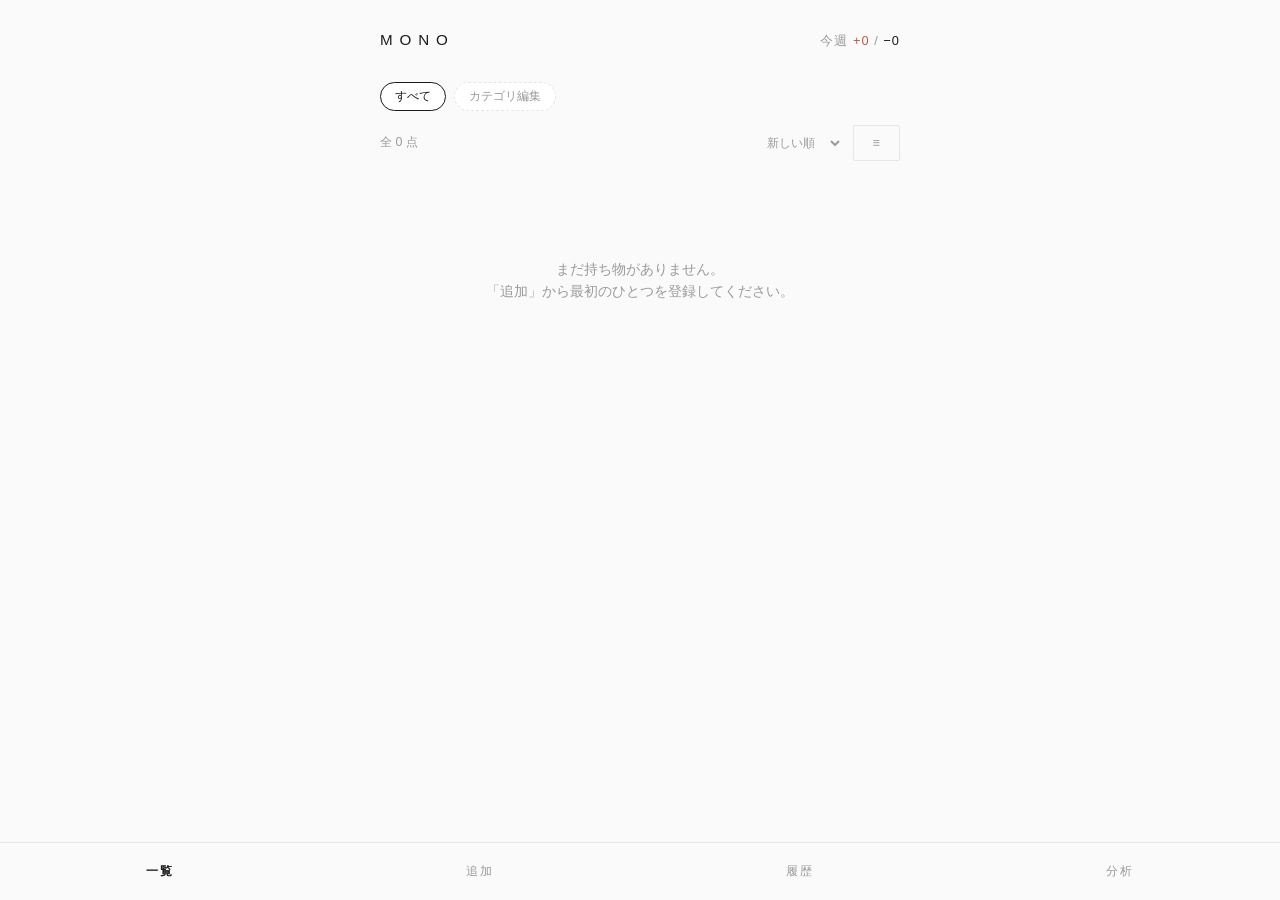
<file: mono/index.html>
<!DOCTYPE html>
<html lang="ja">
<head>
  <meta charset="UTF-8">
  <meta name="viewport" content="width=device-width, initial-scale=1.0, viewport-fit=cover">
  <meta name="theme-color" content="#FAFAFA">
  <title>MONO — 持ち物管理</title>
  <link rel="manifest" href="manifest.json">
  <link rel="icon" type="image/png" href="icon-192.png">
  <link rel="apple-touch-icon" href="apple-touch-icon.png">
  <meta name="apple-mobile-web-app-capable" content="yes">
  <meta name="apple-mobile-web-app-status-bar-style" content="default">
  <meta name="apple-mobile-web-app-title" content="MONO">
  <link rel="stylesheet" href="style.css">
</head>
<body>

  <header class="app-header">
    <h1>MONO</h1>
    <div id="weekly-delta" class="weekly-delta" title="今週の増減"></div>
  </header>

  <main>

    <!-- インストール案内(未インストール時のみ表示) -->
    <div id="install-banner" class="install-banner" hidden>
      <span id="install-text">ホーム画面に追加すると、アプリとして使えます。</span>
      <div class="install-actions">
        <button id="install-btn" class="install-do" hidden>インストール</button>
        <button id="install-close" class="install-dismiss" aria-label="閉じる">×</button>
      </div>
    </div>

    <!-- ======== 一覧 ======== -->
    <section id="view-list" class="view">
      <div class="toolbar">
        <div id="category-chips" class="chips"></div>
        <div class="toolbar-row">
          <span id="item-count" class="muted"></span>
          <span class="spacer"></span>
          <select id="sort-select" aria-label="並び替え">
            <option value="new">新しい順</option>
            <option value="old">古い順</option>
            <option value="name">名前順</option>
            <option value="category">カテゴリ順</option>
          </select>
          <button id="layout-toggle" class="ghost-btn" aria-label="表示切替">≡</button>
        </div>
      </div>
      <div id="item-grid" class="grid"></div>
      <p id="empty-list" class="empty" hidden>まだ持ち物がありません。<br>「追加」から最初のひとつを登録してください。</p>
    </section>

    <!-- ======== 追加 / 編集 ======== -->
    <section id="view-add" class="view" hidden>
      <h2 id="add-title" class="view-title">追加</h2>
      <form id="add-form" autocomplete="off">

        <div class="photo-field">
          <div id="photo-preview" class="photo-preview" role="button" tabindex="0" aria-label="写真を撮る">
            <span id="photo-placeholder">＋ 写真を撮る</span>
            <img id="photo-img" alt="" hidden>
          </div>
          <input type="file" id="photo-input" accept="image/*" capture="environment" hidden>
          <input type="file" id="photo-input-gallery" accept="image/*" hidden>
          <div class="photo-actions">
            <button type="button" id="gallery-btn" class="ghost-btn">アルバムから選ぶ</button>
            <button type="button" id="scan-btn" class="ghost-btn">バーコード読取</button>
            <button type="button" id="analyze-btn" class="ghost-btn" hidden>AI分析</button>
            <button type="button" id="photo-clear" class="ghost-btn" hidden>写真を削除</button>
          </div>
        </div>

        <label class="field">
          <span class="field-label">名前 *</span>
          <input type="text" id="f-name" required placeholder="例: 白いシャツ">
        </label>

        <label class="field">
          <span class="field-label">カテゴリ</span>
          <input type="text" id="f-category" list="category-list" placeholder="選択または入力">
          <datalist id="category-list"></datalist>
        </label>
        <div id="category-picker" class="chips category-picker"></div>

        <div class="field-grid">
          <label class="field">
            <span class="field-label">取得日</span>
            <input type="date" id="f-acquired">
          </label>
          <label class="field">
            <span class="field-label">バーコード</span>
            <input type="text" id="f-barcode" inputmode="numeric" placeholder="読取または入力">
          </label>
        </div>

        <label class="field">
          <span class="field-label">メモ</span>
          <textarea id="f-note" rows="2" placeholder="任意"></textarea>
        </label>

        <div class="form-actions">
          <button type="submit" class="primary-btn" id="save-btn">登録する</button>
          <button type="button" class="ghost-btn" id="cancel-edit" hidden>キャンセル</button>
        </div>
      </form>
    </section>

    <!-- ======== 履歴(手放したもの) ======== -->
    <section id="view-history" class="view" hidden>
      <h2 class="view-title">手放した履歴</h2>
      <div id="history-list" class="history-list"></div>
      <p id="empty-history" class="empty" hidden>まだ手放した記録はありません。</p>
    </section>

    <!-- ======== 分析 ======== -->
    <section id="view-stats" class="view" hidden>
      <h2 class="view-title">分析</h2>

      <div class="stat-cards">
        <div class="stat-card">
          <span id="stat-total" class="stat-num">0</span>
          <span class="stat-label">現在の持ち物</span>
        </div>
        <div class="stat-card">
          <span id="stat-week" class="stat-num">±0</span>
          <span class="stat-label">今週の増減</span>
        </div>
        <div class="stat-card">
          <span id="stat-released" class="stat-num">0</span>
          <span class="stat-label">手放した累計</span>
        </div>
      </div>

      <h3 class="section-label">総アイテム数の推移(12週)</h3>
      <div id="trend-chart" class="chart-box"></div>

      <h3 class="section-label">カテゴリの内訳</h3>
      <div id="category-bars" class="category-bars"></div>
      <p id="stats-hint" class="muted"></p>

      <h3 class="section-label">AI設定</h3>
      <div class="ai-settings">
        <p id="gemini-status" class="muted"></p>
        <p class="muted">中継サーバを設定するとAPIキーを端末に置かずに使えます(設置手順はリポジトリの mono/proxy/README.md)</p>
        <label class="field">
          <span class="field-label">中継サーバURL</span>
          <input type="url" id="proxy-url" placeholder="https://mono-ai.xxx.workers.dev" autocomplete="off">
        </label>
        <div class="ai-settings-actions">
          <button type="button" id="proxy-save" class="ghost-btn">保存</button>
          <button type="button" id="proxy-clear" class="ghost-btn" hidden>削除</button>
        </div>
        <label class="field">
          <span class="field-label">中継サーバトークン</span>
          <input type="password" id="proxy-token" placeholder="Worker に設定した合言葉" autocomplete="off">
        </label>
        <div class="ai-settings-actions">
          <button type="button" id="proxy-token-save" class="ghost-btn">保存</button>
          <button type="button" id="proxy-token-clear" class="ghost-btn" hidden>削除</button>
        </div>
        <p class="muted">この合言葉は Worker 側の MONO_TOKEN と同じ値にします。この端末にのみ保存され、Gemini APIキーそのものではありません。</p>
        <label class="field">
          <span class="field-label">Gemini APIキー</span>
          <input type="password" id="gemini-key" placeholder="AIza… を貼り付け" autocomplete="off">
        </label>
        <div class="ai-settings-actions">
          <button type="button" id="gemini-save" class="ghost-btn">保存</button>
          <button type="button" id="gemini-clear" class="ghost-btn" hidden>削除</button>
        </div>
        <p class="muted">キーは aistudio.google.com/apikey で無料発行できます。この端末にのみ保存され、写真の判別時だけ Google に送信されます。</p>
      </div>
    </section>

  </main>

  <nav class="tab-bar">
    <button data-view="list" class="tab active">一覧</button>
    <button data-view="add" class="tab">追加</button>
    <button data-view="history" class="tab">履歴</button>
    <button data-view="stats" class="tab">分析</button>
  </nav>

  <!-- バーコード読取ダイアログ -->
  <dialog id="scan-dialog">
    <div class="scan-wrap">
      <video id="scan-video" playsinline muted></video>
      <div class="scan-frame"></div>
    </div>
    <p id="scan-status" class="muted center">カメラを起動しています…</p>
    <div class="dialog-actions">
      <button id="scan-close" class="ghost-btn">閉じる</button>
    </div>
  </dialog>

  <!-- アイテム詳細ダイアログ -->
  <dialog id="detail-dialog">
    <img id="d-photo" class="detail-photo" alt="" hidden>
    <h2 id="d-name" class="detail-name"></h2>
    <dl class="detail-meta" id="d-meta"></dl>
    <div class="dialog-actions">
      <button id="d-edit" class="ghost-btn">編集</button>
      <button id="d-release" class="accent-btn">手放す</button>
      <button id="d-close" class="ghost-btn">閉じる</button>
    </div>
  </dialog>

  <!-- 手放すダイアログ -->
  <dialog id="release-dialog">
    <h2 class="detail-name">手放す</h2>
    <p id="r-item-name" class="muted"></p>
    <div class="radio-row" role="radiogroup" aria-label="方法">
      <label><input type="radio" name="r-method" value="処分" checked><span>処分</span></label>
      <label><input type="radio" name="r-method" value="譲渡"><span>譲渡</span></label>
      <label><input type="radio" name="r-method" value="売却"><span>売却</span></label>
    </div>
    <label class="field">
      <span class="field-label">理由(任意)</span>
      <input type="text" id="r-reason" placeholder="例: 1年使わなかった">
    </label>
    <div class="dialog-actions">
      <button id="r-cancel" class="ghost-btn">キャンセル</button>
      <button id="r-confirm" class="accent-btn">手放した</button>
    </div>
  </dialog>

  <!-- カテゴリ編集ダイアログ -->
  <dialog id="category-dialog">
    <h2 class="detail-name">カテゴリ編集</h2>
    <div class="cat-add-row">
      <label class="field" style="margin-bottom:0;">
        <span class="field-label">新規カテゴリ</span>
        <input type="text" id="cat-new-input" placeholder="例: アウトドア">
      </label>
      <button type="button" id="cat-add-btn" class="ghost-btn">追加</button>
    </div>
    <div id="cat-list" class="cat-list"></div>
    <div class="dialog-actions">
      <button id="cat-close" class="ghost-btn">閉じる</button>
    </div>
  </dialog>

  <div id="toast" class="toast" hidden></div>

  <script type="module" src="app.js"></script>
</body>
</html>
</file>
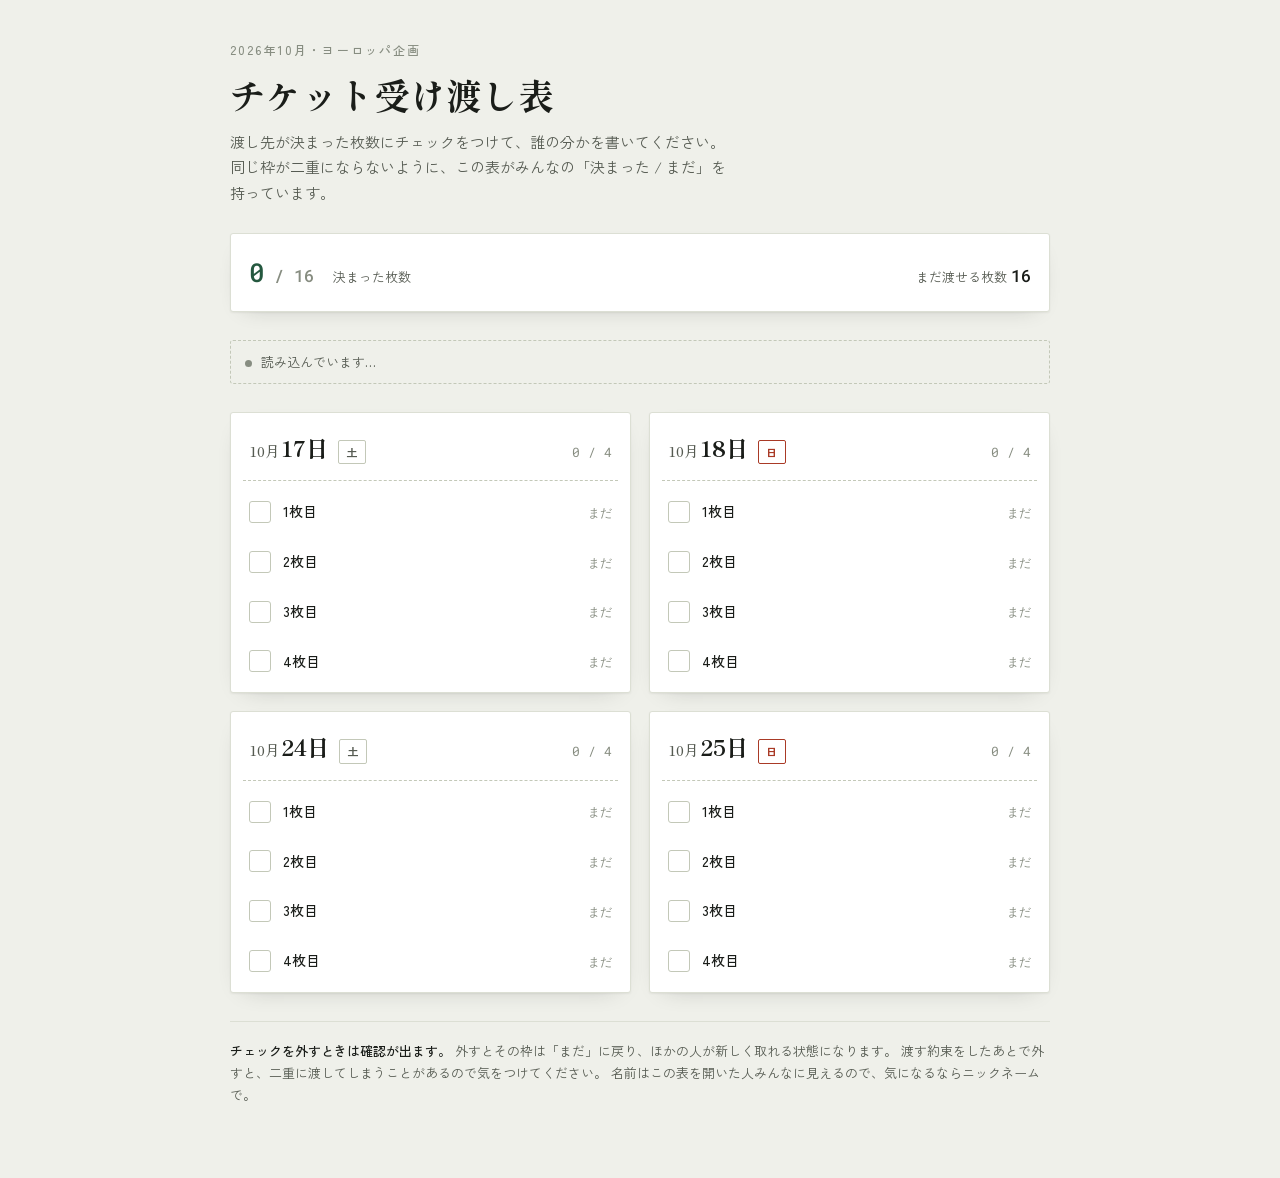
<file: tickets/appsscript/Index.html>
<!DOCTYPE html>
<html lang="ja">
<head>
<meta charset="utf-8">
<base target="_top">
<link rel="preconnect" href="https://fonts.googleapis.com">
<link rel="preconnect" href="https://fonts.gstatic.com" crossorigin>
<link rel="stylesheet" href="https://fonts.googleapis.com/css2?family=Shippori+Mincho+B1:wght@500;700&family=Zen+Kaku+Gothic+New:wght@400;500;700&family=Roboto+Mono:wght@400;500&display=swap">
<style>
  :root {
    --ground: #eff0ea;
    --paper: #ffffff;
    --edge: #dcdfd4;
    --edge-strong: #c3c8b8;
    --ink: #1a1d19;
    --ink-soft: #565b52;
    --ink-faint: #878d81;
    --held: #2e6b4e;
    --held-ink: #24583f;
    --held-wash: #e6f0e8;
    --warn: #a93a26;
    --warn-wash: #f7e8e4;
    --shadow: 0 1px 2px rgba(26, 29, 25, .06), 0 8px 24px -16px rgba(26, 29, 25, .3);
    --display: "Shippori Mincho B1", "Hiragino Mincho ProN", "Yu Mincho", serif;
    --body: "Zen Kaku Gothic New", "Hiragino Sans", "Noto Sans JP", system-ui, sans-serif;
    --mono: "Roboto Mono", ui-monospace, "SFMono-Regular", monospace;
    color-scheme: light dark;
  }
  @media (prefers-color-scheme: dark) {
    :root:not([data-theme="light"]) {
      --ground: #151714;
      --paper: #1f2320;
      --edge: #333831;
      --edge-strong: #454b42;
      --ink: #e9ebe5;
      --ink-soft: #a5aba0;
      --ink-faint: #797f75;
      --held: #6fbf92;
      --held-ink: #8ad0a9;
      --held-wash: #1d3629;
      --warn: #e8836b;
      --warn-wash: #3a231c;
      --shadow: 0 1px 2px rgba(0, 0, 0, .4), 0 8px 24px -16px rgba(0, 0, 0, .8);
    }
  }
  :root[data-theme="dark"] {
    --ground: #151714;
    --paper: #1f2320;
    --edge: #333831;
    --edge-strong: #454b42;
    --ink: #e9ebe5;
    --ink-soft: #a5aba0;
    --ink-faint: #797f75;
    --held: #6fbf92;
    --held-ink: #8ad0a9;
    --held-wash: #1d3629;
    --warn: #e8836b;
    --warn-wash: #3a231c;
    --shadow: 0 1px 2px rgba(0, 0, 0, .4), 0 8px 24px -16px rgba(0, 0, 0, .8);
  }

  * { box-sizing: border-box; }
  html, body { margin: 0; }
  body {
    background: var(--ground);
    color: var(--ink);
    font-family: var(--body);
    font-size: 14px;
    line-height: 1.7;
    -webkit-font-smoothing: antialiased;
  }

  .wrap {
    max-width: 860px;
    margin: 0 auto;
    padding: 40px 20px 72px;
    display: flex;
    flex-direction: column;
    gap: 28px;
  }

  /* ---- header ---- */
  .masthead { display: flex; flex-direction: column; gap: 10px; }
  .eyebrow {
    font-size: 12px;
    letter-spacing: .18em;
    color: var(--ink-faint);
    font-weight: 500;
  }
  h1 {
    font-family: var(--display);
    font-weight: 700;
    font-size: clamp(26px, 5vw, 36px);
    line-height: 1.35;
    margin: 0;
    text-wrap: balance;
  }
  .lede {
    margin: 0;
    max-width: 34em;
    color: var(--ink-soft);
    font-size: 15px;
  }

  /* ---- tally ---- */
  .tally {
    display: flex;
    align-items: baseline;
    flex-wrap: wrap;
    gap: 8px 20px;
    padding: 16px 18px;
    background: var(--paper);
    border: 1px solid var(--edge);
    border-radius: 3px;
    box-shadow: var(--shadow);
  }
  .tally-figure {
    font-family: var(--mono);
    font-variant-numeric: tabular-nums;
    font-size: 26px;
    font-weight: 500;
    color: var(--held-ink);
    letter-spacing: -.01em;
  }
  .tally-figure .of { color: var(--ink-faint); font-size: 17px; }
  .tally-label { font-size: 13px; color: var(--ink-soft); }
  .tally-rest { margin-left: auto; font-size: 13px; color: var(--ink-soft); }
  .tally-rest b {
    font-family: var(--mono);
    font-variant-numeric: tabular-nums;
    font-size: 17px;
    font-weight: 500;
    color: var(--ink);
  }

  /* ---- sync notice ---- */
  .sync {
    display: flex;
    align-items: flex-start;
    gap: 9px;
    font-size: 13px;
    color: var(--ink-soft);
    padding: 10px 14px;
    border-radius: 3px;
    border: 1px dashed var(--edge-strong);
  }
  .sync .dot {
    width: 7px; height: 7px; border-radius: 50%;
    background: var(--ink-faint);
    margin-top: 9px;
    flex: none;
  }
  .sync[data-mode="shared"] .dot { background: var(--held); }
  .sync[data-mode="down"] { border-color: var(--warn); color: var(--warn); }
  .sync[data-mode="down"] .dot { background: var(--warn); }

  /* ---- stubs ---- */
  .stubs {
    display: grid;
    grid-template-columns: repeat(2, minmax(0, 1fr));
    gap: 18px;
  }
  @media (max-width: 700px) { .stubs { grid-template-columns: minmax(0, 1fr); } }

  .stub {
    background: var(--paper);
    border: 1px solid var(--edge);
    border-radius: 3px;
    box-shadow: var(--shadow);
    display: flex;
    flex-direction: column;
  }
  .stub-head {
    display: flex;
    align-items: baseline;
    gap: 10px;
    padding: 16px 18px 14px;
  }
  .stub-date {
    font-family: var(--display);
    font-size: 22px;
    font-weight: 700;
    letter-spacing: .01em;
  }
  .stub-date .month { font-size: 15px; font-weight: 500; color: var(--ink-soft); }
  .dow {
    font-size: 11px;
    font-weight: 700;
    letter-spacing: .1em;
    padding: 2px 7px;
    border-radius: 2px;
    border: 1px solid var(--edge-strong);
    color: var(--ink-soft);
  }
  .dow[data-dow="日"] { color: var(--warn); border-color: var(--warn); }
  .stub-count {
    margin-left: auto;
    font-family: var(--mono);
    font-variant-numeric: tabular-nums;
    font-size: 13px;
    color: var(--ink-faint);
  }
  .stub-count[data-full="yes"] { color: var(--held-ink); font-weight: 500; }

  .perf {
    border-top: 1px dashed var(--edge-strong);
    margin: 0 12px;
  }

  .rows { display: flex; flex-direction: column; padding: 8px; gap: 4px; }

  .row {
    display: flex;
    align-items: center;
    gap: 12px;
    width: 100%;
    padding: 11px 10px;
    background: none;
    border: 0;
    border-radius: 3px;
    font: inherit;
    color: inherit;
    text-align: left;
    cursor: pointer;
    transition: background-color .14s ease;
  }
  .row:hover { background: rgba(128, 128, 128, .1); }
  .row:focus-visible { outline: 2px solid var(--held); outline-offset: 1px; }
  .row[aria-pressed="true"] { background: var(--held-wash); }
  .row[disabled] { cursor: progress; opacity: .6; }

  .box {
    width: 22px; height: 22px;
    flex: none;
    border: 1.5px solid var(--edge-strong);
    border-radius: 3px;
    background: var(--paper);
    display: grid;
    place-items: center;
    transition: background-color .14s ease, border-color .14s ease;
  }
  .box svg { width: 14px; height: 14px; opacity: 0; transform: scale(.7); transition: opacity .14s ease, transform .14s ease; }
  .row[aria-pressed="true"] .box { background: var(--held); border-color: var(--held); }
  .row[aria-pressed="true"] .box svg { opacity: 1; transform: scale(1); }

  .row-main { display: flex; flex-direction: column; min-width: 0; flex: 1; }
  .row-name { font-size: 14px; font-weight: 500; }
  .row[aria-pressed="true"] .row-name { color: var(--held-ink); }
  .row-who {
    font-size: 12px;
    line-height: 1.45;
    color: var(--held-ink);
    overflow-wrap: anywhere;
  }
  .row-who:empty { display: none; }
  .row-state {
    margin-left: auto;
    font-size: 12px;
    color: var(--ink-faint);
    font-family: var(--mono);
    font-variant-numeric: tabular-nums;
    text-align: right;
  }
  .row[aria-pressed="true"] .row-state { color: var(--held-ink); }

  @media (prefers-reduced-motion: reduce) {
    * { transition: none !important; animation: none !important; }
  }

  /* ---- footnote ---- */
  .note {
    font-size: 13px;
    color: var(--ink-soft);
    border-top: 1px solid var(--edge);
    padding-top: 18px;
    margin: 0;
  }
  .note b { color: var(--ink); font-weight: 500; }

  /* ---- dialog ---- */
  .scrim {
    position: fixed;
    inset: 0;
    background: rgba(12, 14, 11, .5);
    display: grid;
    place-items: center;
    padding: 20px;
    z-index: 10;
  }
  .sheet {
    background: var(--paper);
    border: 1px solid var(--edge);
    border-top: 3px solid var(--held);
    border-radius: 3px;
    box-shadow: 0 24px 60px -20px rgba(0, 0, 0, .5);
    max-width: 400px;
    width: 100%;
    padding: 22px;
    display: flex;
    flex-direction: column;
    gap: 12px;
  }
  .sheet h2 {
    margin: 0;
    font-family: var(--display);
    font-size: 19px;
    font-weight: 700;
    color: var(--ink);
  }
  .sheet p { margin: 0; font-size: 14px; color: var(--ink-soft); }
  .sheet-actions { display: flex; gap: 10px; justify-content: flex-end; margin-top: 4px; }
  .btn {
    font: inherit;
    font-size: 14px;
    font-weight: 500;
    padding: 9px 16px;
    border-radius: 3px;
    cursor: pointer;
    border: 1px solid var(--edge-strong);
    background: none;
    color: var(--ink);
  }
  .btn:focus-visible { outline: 2px solid var(--held); outline-offset: 1px; }
  .btn-danger { background: var(--warn); border-color: var(--warn); color: #fff; }

  /* ---- form bits ---- */
  [hidden] { display: none !important; }
  .row-state { flex: none; }
  .field { display: flex; flex-direction: column; gap: 5px; }
  .field label { font-size: 12px; font-weight: 500; color: var(--ink-soft); }
  .field input {
    font: inherit;
    font-size: 15px;
    padding: 9px 11px;
    border: 1px solid var(--edge-strong);
    border-radius: 3px;
    background: var(--ground);
    color: var(--ink);
  }
  .field input:focus-visible {
    outline: 2px solid var(--held);
    outline-offset: 1px;
    border-color: var(--held);
  }
  .hint { font-size: 12px; line-height: 1.5; color: var(--ink-faint); }
  .btn-primary { background: var(--held); border-color: var(--held); color: #fff; }
  .danger-zone {
    display: flex;
    flex-direction: column;
    align-items: flex-start;
    gap: 10px;
    margin-top: 6px;
    padding-top: 14px;
    border-top: 1px dashed var(--edge-strong);
  }
  .danger-zone p { color: var(--warn); }

  /* ---- toast ---- */
  .toast {
    position: fixed;
    left: 50%;
    bottom: 22px;
    transform: translateX(-50%);
    background: var(--warn);
    color: #fff;
    font-size: 13px;
    padding: 9px 16px;
    border-radius: 3px;
    box-shadow: var(--shadow);
    z-index: 20;
    max-width: calc(100% - 40px);
  }
</style>
</head>
<body>

<div class="wrap">
  <header class="masthead">
    <div class="eyebrow">2026年10月・ヨーロッパ企画</div>
    <h1>チケット受け渡し表</h1>
    <p class="lede">
      渡し先が決まった枚数にチェックをつけて、誰の分かを書いてください。
      同じ枠が二重にならないように、この表がみんなの「決まった / まだ」を持っています。
    </p>
  </header>

  <div class="tally">
    <span class="tally-figure"><span id="doneCount">0</span><span class="of"> / 16</span></span>
    <span class="tally-label">決まった枚数</span>
    <span class="tally-rest">まだ渡せる枚数 <b id="restCount">16</b></span>
  </div>

  <div class="sync" id="sync" data-mode="pending">
    <span class="dot"></span>
    <span id="syncText">読み込んでいます…</span>
  </div>

  <div class="stubs" id="stubs"></div>

  <p class="note">
    <b>チェックを外すときは確認が出ます。</b>
    外すとその枠は「まだ」に戻り、ほかの人が新しく取れる状態になります。
    渡す約束をしたあとで外すと、二重に渡してしまうことがあるので気をつけてください。
    名前はこの表を開いた人みんなに見えるので、気になるならニックネームで。
  </p>
</div>

<script>
(function () {
  "use strict";

  var DATES = [
    { id: "d1017", month: 10, day: 17, dow: "土" },
    { id: "d1018", month: 10, day: 18, dow: "日" },
    { id: "d1024", month: 10, day: 24, dow: "土" },
    { id: "d1025", month: 10, day: 25, dow: "日" }
  ];
  var PER_DATE = 4;
  var TOTAL = DATES.length * PER_DATE;
  var POLL_MS = 15000;

  var CHECK_SVG =
    '<svg viewBox="0 0 16 16" aria-hidden="true"><path d="M3 8.4 6.3 11.6 13 4.6" ' +
    'fill="none" stroke="#fff" stroke-width="2.2" stroke-linecap="round" stroke-linejoin="round"/></svg>';

  var state = {};
  var rowEls = {};
  var pending = 0;

  var timeFmt = new Intl.DateTimeFormat("ja-JP", {
    month: "numeric", day: "numeric", hour: "2-digit", minute: "2-digit",
    timeZone: "Asia/Tokyo"
  });
  var clockFmt = new Intl.DateTimeFormat("ja-JP", {
    hour: "2-digit", minute: "2-digit", timeZone: "Asia/Tokyo"
  });

  function slotId(date, n) { return date.id + "-" + n; }
  function slotLabel(date, n) {
    return date.month + "月" + date.day + "日(" + date.dow + ")の" + n + "枚目";
  }

  /* ---------- rendering ---------- */

  function buildStubs() {
    var frag = document.createDocumentFragment();

    DATES.forEach(function (date) {
      var stub = document.createElement("section");
      stub.className = "stub";

      var head = document.createElement("div");
      head.className = "stub-head";
      head.innerHTML =
        '<span class="stub-date"><span class="month">' + date.month + '月</span>' +
        date.day + '日</span>' +
        '<span class="dow" data-dow="' + date.dow + '">' + date.dow + '</span>' +
        '<span class="stub-count" data-count="' + date.id + '">0 / 4</span>';
      stub.appendChild(head);

      var perf = document.createElement("div");
      perf.className = "perf";
      stub.appendChild(perf);

      var rows = document.createElement("div");
      rows.className = "rows";

      for (var n = 1; n <= PER_DATE; n++) {
        var id = slotId(date, n);
        var row = document.createElement("button");
        row.type = "button";
        row.className = "row";
        row.setAttribute("aria-pressed", "false");
        row.setAttribute("aria-label", slotLabel(date, n));
        row.setAttribute("data-slot", id);
        row.innerHTML =
          '<span class="box">' + CHECK_SVG + '</span>' +
          '<span class="row-main">' +
            '<span class="row-name">' + n + '枚目</span>' +
            '<span class="row-who"></span>' +
          '</span>' +
          '<span class="row-state">まだ</span>';
        row.addEventListener("click", function () {
          onRowClick(this.getAttribute("data-slot"));
        });
        rows.appendChild(row);
        rowEls[id] = row;
      }

      stub.appendChild(rows);
      frag.appendChild(stub);
    });

    document.getElementById("stubs").appendChild(frag);
  }

  function render() {
    var done = 0;

    DATES.forEach(function (date) {
      var dateDone = 0;
      for (var n = 1; n <= PER_DATE; n++) {
        var id = slotId(date, n);
        var slot = state[id];
        var held = !!(slot && slot.held);
        var row = rowEls[id];
        row.setAttribute("aria-pressed", held ? "true" : "false");
        row.querySelector(".row-who").textContent = held && slot.name ? slot.name : "";
        row.querySelector(".row-state").textContent =
          held ? (slot.at ? "決まり " + fmt(slot.at) : "決まり") : "まだ";
        if (held) { dateDone++; done++; }
      }
      var counter = document.querySelector('[data-count="' + date.id + '"]');
      counter.textContent = dateDone + " / " + PER_DATE;
      counter.setAttribute("data-full", dateDone === PER_DATE ? "yes" : "no");
    });

    document.getElementById("doneCount").textContent = done;
    document.getElementById("restCount").textContent = TOTAL - done;
  }

  function fmt(iso) {
    var d = new Date(iso);
    if (isNaN(d.getTime())) return "";
    return timeFmt.format(d);
  }

  function setSync(kind, text) {
    document.getElementById("sync").setAttribute("data-mode", kind);
    document.getElementById("syncText").textContent = text;
  }

  function markFresh() {
    setSync("shared", "みんなで共有中。ほかの人のチェックもそのまま出ます(" +
      clockFmt.format(new Date()) + " 時点)。");
  }

  function setBusy(busy) {
    Object.keys(rowEls).forEach(function (id) { rowEls[id].disabled = busy; });
  }

  /* ---------- server ---------- */

  function pull() {
    if (pending > 0) return;
    google.script.run
      .withSuccessHandler(function (next) {
        state = next || {};
        render();
        markFresh();
      })
      .withFailureHandler(function (err) {
        setSync("down", message(err) + " 表示が古いままかもしれません。");
      })
      .getState();
  }

  function commit(id, held, name) {
    var previous = state[id];
    if (held) {
      state[id] = {
        held: true,
        at: (previous && previous.at) ? previous.at : new Date().toISOString(),
        name: cleanName(name)
      };
    } else {
      delete state[id];
    }
    render();

    pending++;
    setBusy(true);

    google.script.run
      .withSuccessHandler(function (next) {
        pending--;
        setBusy(pending > 0);
        state = next || {};
        render();
        markFresh();
      })
      .withFailureHandler(function (err) {
        pending--;
        setBusy(pending > 0);
        if (previous) { state[id] = previous; } else { delete state[id]; }
        render();
        toast(message(err));
      })
      .setSlot(id, held, cleanName(name));
  }

  function message(err) {
    var text = err && err.message ? String(err.message) : "";
    if (text) return text;
    return "つながりませんでした。もう一度どうぞ。";
  }

  /* ---------- interaction ---------- */

  function onRowClick(id) {
    openSlotDialog(id);
  }

  var openDialog = null;

  function openSlotDialog(id) {
    if (openDialog) return;

    var row = rowEls[id];
    var slot = state[id];
    var held = !!(slot && slot.held);

    var scrim = document.createElement("div");
    scrim.className = "scrim";
    scrim.innerHTML =
      '<div class="sheet" role="dialog" aria-modal="true" aria-labelledby="sheetTitle">' +
        '<h2 id="sheetTitle"></h2>' +
        '<div class="field">' +
          '<label for="whoInput">誰の分?(渡す相手でも、押さえた人でもいい)</label>' +
          '<input id="whoInput" type="text" maxlength="30" autocomplete="off" ' +
            'placeholder="例: たなか / 妹 / 会社の佐藤さん">' +
          '<span class="hint">この表を開いた人みんなに見えます。' +
          '気になるならニックネームで。空のままでもチェックできます。</span>' +
        '</div>' +
        '<div class="sheet-actions">' +
          '<button type="button" class="btn" data-act="cancel">やめる</button>' +
          '<button type="button" class="btn btn-primary" data-act="save"></button>' +
        '</div>' +
        '<div class="danger-zone" hidden>' +
          '<p>チェックを外すと「まだ」に戻り、ほかの人がこの枠を取れるようになります。' +
          'もう渡す約束をしているなら外さないでください。二重に渡してしまいます。</p>' +
          '<button type="button" class="btn btn-danger" data-act="release">チェックを外す</button>' +
        '</div>' +
      '</div>';

    var sheet = scrim.querySelector(".sheet");
    var input = sheet.querySelector("#whoInput");
    sheet.querySelector("#sheetTitle").textContent = row.getAttribute("aria-label");
    sheet.querySelector('[data-act="save"]').textContent = held ? "名前を保存" : "チェックする";
    input.value = (held && slot.name) ? slot.name : "";
    if (held) sheet.querySelector(".danger-zone").hidden = false;

    function close() {
      document.removeEventListener("keydown", onKey, true);
      if (scrim.parentNode) scrim.parentNode.removeChild(scrim);
      openDialog = null;
      row.focus();
    }

    function onKey(e) {
      if (e.key === "Escape") { e.preventDefault(); close(); }
    }

    function save() { close(); commit(id, true, input.value); }

    scrim.addEventListener("click", function (e) {
      var act = e.target ? e.target.getAttribute("data-act") : null;
      if (e.target === scrim || act === "cancel") { close(); return; }
      if (act === "save") { save(); return; }
      if (act === "release") { close(); commit(id, false, ""); }
    });

    input.addEventListener("keydown", function (e) {
      if (e.key === "Enter") { e.preventDefault(); save(); }
    });

    document.addEventListener("keydown", onKey, true);
    document.body.appendChild(scrim);
    openDialog = scrim;
    input.focus();
    input.select();
  }

  function cleanName(name) {
    return String(name == null ? "" : name).replace(/\s+/g, " ").trim().slice(0, 30);
  }

  var toastTimer = null;
  function toast(text) {
    var old = document.querySelector(".toast");
    if (old) old.parentNode.removeChild(old);
    var el = document.createElement("div");
    el.className = "toast";
    el.setAttribute("role", "status");
    el.textContent = text;
    document.body.appendChild(el);
    clearTimeout(toastTimer);
    toastTimer = setTimeout(function () {
      if (el.parentNode) el.parentNode.removeChild(el);
    }, 5000);
  }

  /* ---------- start ---------- */

  buildStubs();
  render();
  pull();

  // 開いているタブだけ定期的に見にいく(実行時間の無料枠を無駄に使わないため)。
  setInterval(function () {
    if (document.visibilityState === "visible") pull();
  }, POLL_MS);

  document.addEventListener("visibilitychange", function () {
    if (document.visibilityState === "visible") pull();
  });
})();
</script>
</body>
</html>
</file>
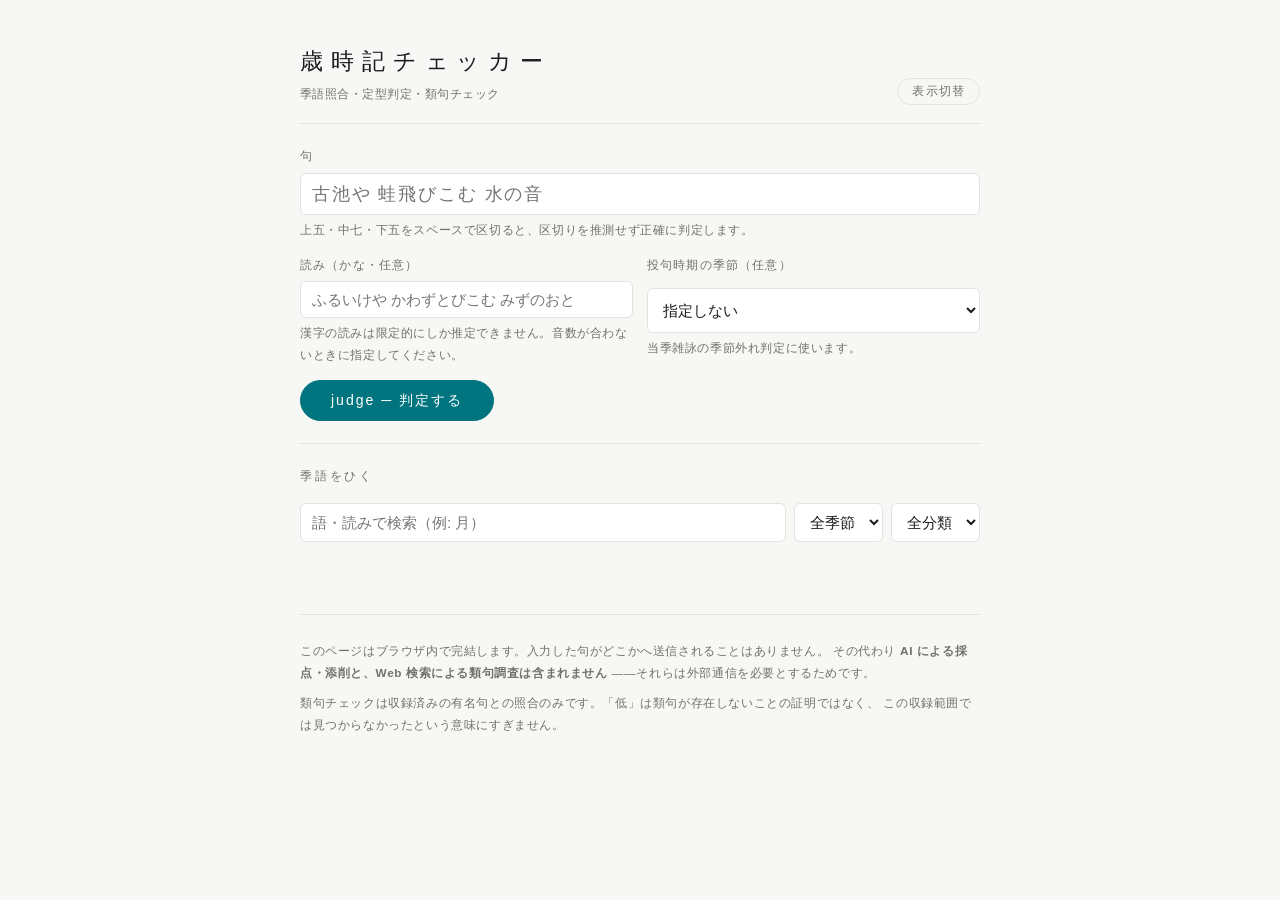
<file: haiku-checker/src/haiku_checker/web/static/artifact_template.html>
<!doctype html>
<html lang="ja">
<head>
<meta charset="utf-8">
<meta name="viewport" content="width=device-width, initial-scale=1">
<title>歳時記チェッカー</title>
<style>
/* ─────────────────────────────────────────────────────────────
   配色は季節そのものを情報の軸に据える。季語のチップは季節の色を
   持ち、季違い（異なる季節の季語の同居）は色の衝突として一目で分かる。
   地色は藍を含んだ寒色寄りの灰。俳句本文は明朝、UI はゴシック、
   数値は等幅——日本語組版の役割分担をそのまま画面に持ち込む。
   ───────────────────────────────────────────────────────────── */
:root {
  /* 浅葱色。--asagi は面・線に使う純色、--accent は文字にも載せられる濃色。
     純色をそのまま文字にすると淡地でコントラストが 2.5:1 程度しか出ない。 */
  --asagi:  #00a3af;
  --paper:  #f7f7f5;
  --panel:  #ffffff;
  --ink:    #1c1c1c;
  --muted:  #70706e;
  --rule:   #e3e3df;
  --accent: #00757f;
  --warn:   #9a6a12;
  --bad:    #b4453c;

  --haru:   #b25a73;
  --natsu:  #2c7663;
  --aki:    #955c14;
  --fuyu:   #3e6086;
  --shin:   #93262d;

  /* 全面ゴシック。以前は俳句本文を明朝にしていたが、細身・字間広めの
     一書体で通す指定に変えた。明朝へ戻すなら --display だけ差し替える。 */
  --gothic:  "Hiragino Sans", "Hiragino Kaku Gothic ProN", -apple-system,
             BlinkMacSystemFont, "Segoe UI", "Noto Sans JP", "Yu Gothic", sans-serif;
  --display: var(--gothic);
  --mono:    ui-monospace, "SF Mono", Menlo, Consolas, monospace;

  --step:   clamp(0.5rem, 1.6vw, 0.9rem);
}
@media (prefers-color-scheme: dark) {
  :root {
    --asagi: #4fc3cc;
    --paper: #14181a; --panel: #1b2124; --ink: #e8eaea; --muted: #868d90;
    --rule: #2b3235; --accent: #5cc9d1; --warn: #d6a94a; --bad: #e28078;
    --haru: #dd869c; --natsu: #52b096; --aki: #cd9442; --fuyu: #79a0ca; --shin: #d9636b;
  }
}
:root[data-theme="dark"] {
  --asagi: #4fc3cc;
  --paper: #14181a; --panel: #1b2124; --ink: #e8eaea; --muted: #868d90;
  --rule: #2b3235; --accent: #5cc9d1; --warn: #d6a94a; --bad: #e28078;
  --haru: #dd869c; --natsu: #52b096; --aki: #cd9442; --fuyu: #79a0ca; --shin: #d9636b;
}
:root[data-theme="light"] {
  --asagi: #00a3af;
  --paper: #f7f7f5; --panel: #ffffff; --ink: #1c1c1c; --muted: #70706e;
  --rule: #e3e3df; --accent: #00757f; --warn: #9a6a12; --bad: #b4453c;
  --haru: #b25a73; --natsu: #2c7663; --aki: #955c14; --fuyu: #3e6086; --shin: #93262d;
}

* { box-sizing: border-box; }
html { -webkit-text-size-adjust: 100%; }
body {
  margin: 0; background: var(--paper); color: var(--ink);
  font-family: var(--gothic); line-height: 1.85; font-size: 15px;
  font-weight: 300; letter-spacing: .04em;
  -webkit-font-smoothing: antialiased;
}
.page { max-width: 720px; margin: 0 auto; padding: 0 20px 72px; }

/* ── ヘッダ ─────────────────────────────────────────────── */
.masthead {
  display: flex; align-items: flex-end; justify-content: space-between;
  gap: 16px; padding: 40px 0 18px; border-bottom: 1px solid var(--rule);
}
.masthead h1 {
  font-family: var(--display); font-size: 1.45rem; font-weight: 300;
  margin: 0; letter-spacing: .34em;
}
.masthead .tagline { color: var(--muted); font-size: .76rem; letter-spacing: .04em; }
.themetoggle {
  border: 1px solid var(--rule); background: transparent; color: var(--muted);
  border-radius: 999px; font-size: .72rem; padding: 5px 14px; cursor: pointer;
  font-family: var(--gothic); letter-spacing: .1em;
}

/* ── 入力 ───────────────────────────────────────────────── */
.compose { display: grid; gap: 14px; padding: 22px 0; }
.field { display: grid; gap: 5px; }
.field > label { font-size: .72rem; color: var(--muted); letter-spacing: .1em; }
input[type=text], select {
  width: 100%; padding: 9px 11px; border: 1px solid var(--rule);
  border-radius: 6px; background: var(--panel); color: var(--ink);
  font-family: inherit; font-size: .95rem; font-weight: 300;
}
#haiku { font-family: var(--display); font-size: 1.15rem; letter-spacing: .1em; }
input:focus-visible, select:focus-visible, button:focus-visible {
  outline: 2px solid var(--accent); outline-offset: 1px;
}
.hint { font-size: .72rem; color: var(--muted); }
.pair { display: grid; grid-template-columns: 1fr 1fr; gap: 14px; }
@media (max-width: 520px) { .pair { grid-template-columns: 1fr; } }
.go {
  justify-self: start; border: 1px solid var(--accent); background: var(--accent);
  color: #fff; font-family: inherit; font-size: .88rem; font-weight: 400;
  padding: 10px 30px; border-radius: 999px; cursor: pointer; letter-spacing: .14em;
}
.go:hover { filter: brightness(1.12); }

/* ── 句の掲示 ───────────────────────────────────────────────
   当初は writing-mode: vertical-rl で縦組みにしていたが取りやめた。
   日本語フォントを持たない環境では代替フォントに縦書きの字送りが無く、
   漢字だけが 4〜5px 送りになって重なって潰れる。Artifact は CSP で
   Web フォントを読めず閲覧環境も選べないため、横組みで確実に出す。 */
.specimen {
  display: grid; gap: 8px; justify-items: center; text-align: center;
  padding: 30px 22px 28px; margin-top: 4px;
  border-top: 1px solid var(--rule); border-bottom: 1px solid var(--rule);
}
.specimen .body {
  font-family: var(--display); font-size: clamp(1.25rem, 4.2vw, 1.75rem);
  letter-spacing: .24em; line-height: 2.0; font-weight: 300; text-wrap: balance;
}
.specimen .yomi {
  font-family: var(--display); font-size: .8rem; color: var(--muted);
  letter-spacing: .12em;
}

/* ── セクション ─────────────────────────────────────────── */
section { padding: 22px 0; border-top: 1px solid var(--rule); }
section > h2 {
  font-size: .72rem; letter-spacing: .24em; color: var(--muted);
  margin: 0 0 16px; font-weight: 400;
}
.headline { font-family: var(--display); font-size: 1.05rem; margin: 0 0 10px; }

/* ── モーラ定規 ─────────────────────────────────────────── */
.scan { display: grid; gap: 12px; }
.seg { display: grid; grid-template-columns: 3.4em 1fr auto; gap: 12px; align-items: center; }
.seg .name { font-size: .74rem; color: var(--muted); letter-spacing: .08em; }
.seg .body { font-family: var(--display); font-size: 1.05rem; letter-spacing: .06em; }
.seg .count { font-family: var(--mono); font-size: .8rem; font-variant-numeric: tabular-nums; }
.ruler { display: flex; gap: 3px; margin-top: 4px; }
.ruler i {
  display: block; width: 11px; height: 11px; border-radius: 1px;
  background: var(--asagi); opacity: .9;
}
.ruler i.over  { background: var(--warn); }
.ruler i.short { background: transparent; border: 1px dashed var(--rule); }
.verdict { display: flex; flex-wrap: wrap; gap: 8px; align-items: baseline; margin-top: 14px; }
.pattern { font-family: var(--mono); font-size: 1.05rem; font-variant-numeric: tabular-nums; letter-spacing: .06em; }

/* ── チップ ─────────────────────────────────────────────── */
.chip {
  display: inline-block; font-size: .7rem; font-weight: 400; letter-spacing: .1em;
  padding: 2px 9px; border-radius: 2px; border: 1px solid currentColor;
}
.chip.plain { color: var(--muted); }
.chip.good  { color: var(--accent); }
.chip.warn  { color: var(--warn); }
.chip.bad   { color: var(--bad); }
.chip.s春   { color: var(--haru); }
.chip.s夏   { color: var(--natsu); }
.chip.s秋   { color: var(--aki); }
.chip.s冬   { color: var(--fuyu); }
.chip.s新年 { color: var(--shin); }

/* ── 表 ─────────────────────────────────────────────────── */
.scroll { overflow-x: auto; }
/* 狭い画面で「時候」が一字ずつ折り返されて読めなくなるので、
   表は折り返さず .scroll の横スクロールに逃がす。 */
table { width: 100%; border-collapse: collapse; font-size: .86rem; }
.scroll table { min-width: max-content; }
.scroll th, .scroll td { white-space: nowrap; }
th {
  text-align: left; font-weight: 400; font-size: .7rem; color: var(--muted);
  letter-spacing: .12em; padding: 5px 10px 5px 0; border-bottom: 1px solid var(--rule);
  white-space: nowrap;
}
td { padding: 8px 10px 8px 0; border-bottom: 1px solid var(--rule); vertical-align: top; }
tr:last-child td { border-bottom: none; }
td.kg { font-family: var(--display); font-size: 1rem; white-space: nowrap; }
td.n { font-family: var(--mono); font-variant-numeric: tabular-nums; text-align: right; }

/* ── 注意書き ───────────────────────────────────────────── */
.alert {
  border: 1px solid var(--bad); border-left-width: 3px; border-radius: 2px;
  padding: 11px 13px; margin-bottom: 16px; font-size: .84rem;
}
.alert strong { display: block; font-weight: 500; letter-spacing: .08em; margin-bottom: 3px; }
.dimmed { opacity: .42; }
.notes { display: grid; gap: 7px; margin-top: 14px; }
.notice { display: grid; grid-template-columns: 1.2em 1fr; gap: 6px; font-size: .82rem; }
.notice .mk { font-family: var(--mono); font-weight: 700; }
.notice.warn .mk { color: var(--warn); }
.notice.bad  .mk { color: var(--bad); }
.notice.info { color: var(--muted); }

/* ── 類句 ───────────────────────────────────────────────── */
.risk { display: flex; align-items: baseline; gap: 12px; }
.risk .lv { font-family: var(--display); font-size: 2rem; line-height: 1; font-weight: 300; letter-spacing: .1em; }
.risk-高 .lv { color: var(--bad); }
.risk-中 .lv { color: var(--warn); }
.risk-低 .lv { color: var(--natsu); }
.reasons { margin: 12px 0 0; padding-left: 1.15em; font-size: .85rem; display: grid; gap: 5px; }

/* ── 季語検索 ───────────────────────────────────────────── */
.lookup { display: grid; gap: 10px; }
.lookup .controls { display: grid; grid-template-columns: 1fr auto auto; gap: 8px; }
@media (max-width: 520px) { .lookup .controls { grid-template-columns: 1fr; } }
#kigoResults { max-height: 330px; overflow-y: auto; }

/* ── AI評価（Gemini） ───────────────────────────────────── */
.ai-score { font-family: var(--mono); font-size: 2.2rem; font-weight: 300; font-variant-numeric: tabular-nums; }
.ai-axes { display: grid; gap: 18px; margin: 14px 0; }
.ai-axis { display: grid; gap: 6px; }
.ai-axis .pts { font-family: var(--mono); font-variant-numeric: tabular-nums; color: var(--muted); }
.ai-cards { display: grid; gap: 12px; margin-top: 10px; }
.ai-card { border: 1px solid var(--rule); border-radius: 6px; padding: 12px 14px; display: grid; gap: 6px; }
.keyrow { display: flex; align-items: center; gap: 14px; flex-wrap: wrap; margin-top: 6px; }
.keyrow .chk { display: flex; align-items: center; gap: 6px; font-size: .78rem; color: var(--muted); letter-spacing: .04em; }

footer {
  border-top: 1px solid var(--rule); margin-top: 40px; padding-top: 18px;
  font-size: .74rem; color: var(--muted); display: grid; gap: 8px;
}
.hidden { display: none; }
@media (prefers-reduced-motion: reduce) { * { transition: none !important; animation: none !important; } }
</style>
</head>
<body>
<div class="page">

<div class="masthead">
  <div>
    <h1>歳時記チェッカー</h1>
    <div class="tagline">季語照合・定型判定・類句チェック</div>
  </div>
  <button class="themetoggle" id="themeBtn" type="button">表示切替</button>
</div>

<div class="compose">
  <div class="field">
    <label for="haiku">句</label>
    <input type="text" id="haiku" placeholder="古池や 蛙飛びこむ 水の音" autocomplete="off" spellcheck="false">
    <span class="hint">上五・中七・下五をスペースで区切ると、区切りを推測せず正確に判定します。</span>
  </div>
  <div class="pair">
    <div class="field">
      <label for="yomi">読み（かな・任意）</label>
      <input type="text" id="yomi" placeholder="ふるいけや かわずとびこむ みずのおと" autocomplete="off" spellcheck="false">
      <span class="hint">漢字の読みは限定的にしか推定できません。音数が合わないときに指定してください。</span>
    </div>
    <div class="field">
      <label for="season">投句時期の季節（任意）</label>
      <select id="season">
        <option value="">指定しない</option>
        <option value="春">春</option><option value="夏">夏</option>
        <option value="秋">秋</option><option value="冬">冬</option>
        <option value="新年">新年</option>
      </select>
      <span class="hint">当季雑詠の季節外れ判定に使います。</span>
    </div>
  </div>
  <button class="go" id="run" type="button">judge ─ 判定する</button>
</div>

<div id="out"></div>

<section id="lookupSection">
  <h2>季語をひく</h2>
  <div class="lookup">
    <div class="controls">
      <input type="text" id="kigoQuery" placeholder="語・読みで検索（例: 月）" autocomplete="off">
      <select id="kigoSeason">
        <option value="">全季節</option>
        <option value="春">春</option><option value="夏">夏</option>
        <option value="秋">秋</option><option value="冬">冬</option>
        <option value="新年">新年</option>
      </select>
      <select id="kigoCategory">
        <option value="">全分類</option>
        <option value="時候">時候</option><option value="天文">天文</option>
        <option value="地理">地理</option><option value="生活">生活</option>
        <option value="行事">行事</option><option value="動物">動物</option>
        <option value="植物">植物</option>
      </select>
    </div>
    <div id="kigoResults" class="scroll"></div>
  </div>
</section>

<footer>
  <div id="counts"></div>
  <div>
    このページはブラウザ内で完結します。入力した句がどこかへ送信されることはありません。
    その代わり <strong>AI による採点・添削と、Web 検索による類句調査は含まれません</strong>
    ——それらは外部通信を必要とするためです。
  </div>
  <div>
    類句チェックは収録済みの有名句との照合のみです。「低」は類句が存在しないことの証明ではなく、
    この収録範囲では見つからなかったという意味にすぎません。
  </div>
</footer>

</div>

<script>
const DATA = /*__DATA__*/;

/* ══ かな・モーラ ════════════════════════════════════════════
   俳句の音数は「かな一文字＝一音」を基本に、拗音は数えず、
   促音・撥音・長音はそれぞれ一音として数える。            */
const NON_MORAIC = new Set("ぁぃぅぇぉゃゅょゎァィゥェォャュョヮ");
const MORAIC_SMALL = new Set("ゕゖヵヶ");
const KANA_RE = /[ぁ-ゖァ-ヺー]/g;
const SEPARATORS = " 　/／|｜\t";

function toHiragana(text) {
  let out = "";
  for (const ch of text) {
    const c = ch.codePointAt(0);
    out += (c >= 0x30A1 && c <= 0x30FA) ? String.fromCodePoint(c - 0x60) : ch;
  }
  return out;
}
function isKana(ch) {
  const c = ch.codePointAt(0);
  return (c >= 0x3041 && c <= 0x3096) || (c >= 0x30A1 && c <= 0x30FA) || ch === "ー";
}
function containsKanji(text) {
  for (const ch of text) {
    const c = ch.codePointAt(0);
    if ((c >= 0x4E00 && c <= 0x9FFF) || (c >= 0x3400 && c <= 0x4DBF)) return true;
  }
  return false;
}
function normalize(text) { return text.normalize("NFKC").trim(); }
function kanaOnly(text) { return (toHiragana(text).match(KANA_RE) || []).join(""); }

function countMora(kana) {
  let n = 0;
  for (const ch of toHiragana(kana)) {
    if (NON_MORAIC.has(ch)) continue;
    if (MORAIC_SMALL.has(ch)) { n++; continue; }
    if (isKana(ch)) n++;
  }
  return n;
}
function moraList(kana) {
  const out = [];
  for (const ch of toHiragana(kana)) {
    if (NON_MORAIC.has(ch)) { if (out.length) out[out.length - 1] += ch; else out.push(ch); continue; }
    if (isKana(ch) || MORAIC_SMALL.has(ch)) out.push(ch);
  }
  return out;
}
function hasSeparator(text) { return [...SEPARATORS].some(s => text.includes(s)); }
function splitOnSeparators(text) {
  return text.split(/[ 　/／|｜\t]+/).filter(Boolean);
}

/* ══ 読み推定 ═══════════════════════════════════════════════
   形態素解析は使えないため、歳時記の見出し語＋常用語の辞書で
   最長一致する。読めなかった文字は黙って落とさず unknown に載せ、
   音数が信用できないことを画面で明示する。                  */
const READ_MAX = Math.max(...Object.keys(DATA.readings).map(k => k.length));

function readText(text) {
  const tokens = [], unknown = [];
  let i = 0;
  while (i < text.length) {
    const ch = text[i];
    if (!containsKanji(ch)) {
      tokens.push({ surface: ch, kana: isKana(ch) ? toHiragana(ch) : "" });
      i++; continue;
    }
    let matched = false;
    for (let len = Math.min(READ_MAX, text.length - i); len > 0; len--) {
      const chunk = text.slice(i, i + len);
      if (Object.prototype.hasOwnProperty.call(DATA.readings, chunk)) {
        tokens.push({ surface: chunk, kana: DATA.readings[chunk] });
        i += len; matched = true; break;
      }
    }
    if (!matched) { unknown.push(ch); tokens.push({ surface: ch, kana: "" }); i++; }
  }
  return { kana: tokens.map(t => t.kana).join(""), tokens, unknown };
}
function readWithOverride(text, yomi) {
  if (yomi) {
    const clean = kanaOnly(yomi);
    return { kana: clean, tokens: [{ surface: text, kana: clean }], unknown: [], user: true };
  }
  return readText(text);
}

/* ══ 歳時記照合 ═════════════════════════════════════════════ */
const MIN_KANA_MATCH = 3;
const surfaceIndex = new Map(), kanaIndex = new Map();
DATA.kigo.forEach((k, id) => {
  k._id = id;
  // 埋め込み時に空フィールドは省かれている
  if (!k.a) k.a = [];
  if (!k.n) k.n = "";
  for (const s of [k.w, ...k.a]) {
    const key = normalize(s);
    if (!surfaceIndex.has(key)) surfaceIndex.set(key, []);
    surfaceIndex.get(key).push(k);
  }
  // 読み索引に載せてよいのは、見出し語の読みと「全部かなで書かれた表記」だけ。
  // 漢字交じりの傍題から kanaOnly() でかなだけ抜くと読みではなく断片になる。
  // 例:「ぼたん雪」→「ぼたん」となり、「牡丹」の読みに誤って一致する。
  const kanas = new Set([k.k, ...[k.w, ...k.a].filter(s => !containsKanji(s))]);
  for (let kn of kanas) {
    kn = kanaOnly(kn);
    if (kn && countMora(kn) >= MIN_KANA_MATCH) {
      if (!kanaIndex.has(kn)) kanaIndex.set(kn, []);
      kanaIndex.get(kn).push(k);
    }
  }
});
const MAX_SURFACE = Math.max(...[...surfaceIndex.keys()].map(s => s.length));
const MAX_KANA = Math.max(...[...kanaIndex.keys()].map(s => s.length));

function scan(text, index, maxLen, matchedBy) {
  const hits = [], seen = new Set();
  let i = 0;
  while (i < text.length) {
    let advanced = false;
    for (let len = Math.min(maxLen, text.length - i); len > 0; len--) {
      const chunk = text.slice(i, i + len);
      const cands = index.get(chunk);
      if (!cands) continue;
      for (const k of cands) {
        if (seen.has(k._id)) continue;
        seen.add(k._id);
        hits.push({ kigo: k, matched: chunk, start: i, matchedBy });
      }
      i += len; advanced = true; break;
    }
    if (!advanced) i++;
  }
  return hits;
}

// 本文がかなで書かれている連続部分だけを取り出す。
// 読み一致は「作者がかなで書いた季語」を拾う経路なので、漢字の読みまで含めた
// 一続きの読み文字列を走査すると語をまたいだ誤検出が起きる。
// 例:「この道や…」の読み「このみち」から「木の実（このみ）」を拾ってしまう。
/* 本文の中でかなが続いている部分だけを取り出す。読みを繋いだ文字列全体を
   走査すると、漢字の読みが偶然つながって季語の形になる（「連山影を」→
   「れんざんかげを」→「残花（ざんか）」）。走査範囲は本文から直接決まるので、
   形態素解析の結果にも利用者の入力した読みにも依存しない。 */
function kanaRuns(text) {
  const runs = [];
  let cur = "";
  for (const ch of toHiragana(normalize(text))) {
    if (isKana(ch)) cur += ch;
    else { if (cur) runs.push(cur); cur = ""; }
  }
  if (cur) runs.push(cur);
  return runs;
}

function findKigo(text, readingKana) {
  const hits = scan(normalize(text), surfaceIndex, MAX_SURFACE, "surface");
  const found = new Set(hits.map(h => h.kigo._id));
  for (const target of kanaRuns(text)) {
    for (const h of scan(target, kanaIndex, MAX_KANA, "kana")) {
      if (!found.has(h.kigo._id)) { hits.push(h); found.add(h.kigo._id); }
    }
  }
  hits.sort((a, b) => (a.matchedBy !== "surface") - (b.matchedBy !== "surface") || a.start - b.start);
  return hits;
}

function analyzeSaijiki(text, readingKana, targetSeason) {
  const hits = findKigo(text, readingKana);
  const rep = { hits, seasons: [], warnings: [], notes: [], muki: false,
                kigasanari: false, kichigai: false, outOfSeason: [],
                primarySeason: null, targetSeason: targetSeason || null };
  if (!hits.length) {
    rep.muki = true;
    rep.warnings.push({ level: "bad", text:
      "季語が検出できませんでした。有季定型の大会では失格扱いになる場合があります（無季を許容する大会か、収録漏れの季語かをご確認ください）。" });
    return rep;
  }
  for (const h of hits) if (!rep.seasons.includes(h.kigo.s)) rep.seasons.push(h.kigo.s);
  const surfaceHits = hits.filter(h => h.matchedBy === "surface");
  rep.primarySeason = (surfaceHits.length ? surfaceHits : hits)[0].kigo.s;

  if (hits.length > 1) {
    if (rep.seasons.length === 1) {
      rep.kigasanari = true;
      rep.warnings.push({ level: "warn", text:
        `季重なりです（${rep.seasons[0]}の季語が ${hits.length} 語：${hits.map(h => h.kigo.w).join("・")}）。` +
        "意図した効果でなければ、主となる一語を残して他は言い換えを検討してください。" });
    } else {
      rep.kichigai = true;
      rep.warnings.push({ level: "bad", text:
        `異なる季節の季語が同居しています（季違い）：${hits.map(h => `${h.kigo.w}（${h.kigo.s}）`).join("、")}。` +
        "句の季節が定まらず、選から漏れる大きな要因になります。" });
    }
  }
  if (targetSeason) {
    rep.outOfSeason = hits.filter(h => h.kigo.s !== targetSeason);
    if (rep.outOfSeason.length) {
      rep.warnings.push({ level: "warn", text:
        `投句時期の季節「${targetSeason}」と合わない季語があります：` +
        `${rep.outOfSeason.map(h => `${h.kigo.w}（${h.kigo.s}）`).join("、")}。当季雑詠の大会では要注意です。` });
    }
  }
  for (const h of hits) {
    if (h.kigo.n) rep.notes.push(`${h.kigo.w}：${h.kigo.n}`);
    if (h.matchedBy === "kana")
      rep.notes.push(`${h.kigo.w}（${h.kigo.k}）は読みからの推定一致です。誤検出の可能性があります。`);
  }
  return rep;
}

/* ══ 定型 ═══════════════════════════════════════════════════ */
const IDEAL = [5, 7, 5];
const NAMES = ["上五", "中七", "下五"];

function segFromTokens(tokens) {
  const usable = tokens.filter(t => t.kana || t.surface.trim());
  if (usable.length < 3) return null;
  const moras = usable.map(t => countMora(t.kana));
  let best = null, bestCost = null;
  for (let i = 1; i < usable.length - 1; i++) {
    for (let j = i + 1; j < usable.length; j++) {
      const a = moras.slice(0, i).reduce((x, y) => x + y, 0);
      const b = moras.slice(i, j).reduce((x, y) => x + y, 0);
      const c = moras.slice(j).reduce((x, y) => x + y, 0);
      if (!a || !b || !c) continue;
      const cost = Math.abs(a - 5) * 2 + Math.abs(b - 7) + Math.abs(c - 5) * 2;
      if (bestCost === null || cost < bestCost) { bestCost = cost; best = [i, j]; }
    }
  }
  if (!best) return null;
  const groups = [usable.slice(0, best[0]), usable.slice(best[0], best[1]), usable.slice(best[1])];
  return groups.map((g, idx) => mkSeg(idx, g.map(t => t.surface).join(""), g.map(t => t.kana).join("")));
}
function segFromKana(kana) {
  const m = moraList(kana);
  return [m.slice(0, 5), m.slice(5, 12), m.slice(12)]
    .map((g, idx) => mkSeg(idx, g.join(""), g.join("")));
}
function mkSeg(idx, text, kana) {
  const mora = countMora(kana);
  const delta = mora - IDEAL[idx];
  return { name: NAMES[idx], text, kana, mora, ideal: IDEAL[idx], delta,
           label: delta === 0 ? "定型" : (delta > 0 ? `字余り+${delta}` : `字足らず${delta}`) };
}
function detectKireji(segments) {
  const out = [];
  for (const s of segments) {
    let hit = false;
    for (const k of ["かな", "けり", "なり", "らむ", "けむ"]) {
      if (s.kana.endsWith(k)) { out.push(`${s.name}末「${k}」`); hit = true; break; }
    }
    if (!hit && s.kana.endsWith("や") && s.name !== "下五") out.push(`${s.name}末「や」`);
  }
  return out;
}

function analyzeStructure(text, reading, userYomi) {
  const rep = { segments: [], warnings: [], confident: true, splitSource: "char" };
  const yomiParts = userYomi ? splitOnSeparators(userYomi) : [];

  if (hasSeparator(text)) {
    const parts = splitOnSeparators(text);
    if (parts.length === 3) {
      if (yomiParts.length === 3) {
        rep.segments = parts.map((p, i) => mkSeg(i, p, kanaOnly(yomiParts[i])));
        rep.splitSource = "user";
      } else if (userYomi) {
        rep.segments = segFromKana(kanaOnly(userYomi));
        rep.splitSource = "user-total";
        rep.warnings.push({ level: "info", text:
          "読みが一続きで指定されたため、各節の音数はモーラ数だけで機械的に割りました。" +
          "節ごとに正確に見るには読みもスペースで区切ってください。" });
      } else {
        rep.segments = parts.map((p, i) =>
          mkSeg(i, p, containsKanji(p) ? readText(p).kana : kanaOnly(p)));
        rep.splitSource = "explicit";
      }
    } else {
      rep.warnings.push({ level: "warn", text:
        `区切り文字で ${parts.length} 分割されました。上五／中七／下五の 3 つに区切ってください。` });
    }
  }
  if (!rep.segments.length) {
    const fromTokens = reading.tokens.length ? segFromTokens(reading.tokens) : null;
    if (fromTokens) { rep.segments = fromTokens; rep.splitSource = "token"; }
    else {
      rep.segments = segFromKana(reading.kana);
      rep.splitSource = "char";
      rep.confident = false;
      rep.warnings.push({ level: "info", text:
        "語の境界が取れなかったため音数だけで機械的に区切りました。上五／中七／下五をスペースで区切ると正確になります。" });
    }
  }

  rep.totalMora = rep.segments.reduce((a, s) => a + s.mora, 0);
  rep.isTeikei = rep.segments.every(s => s.delta === 0);
  rep.pattern = rep.segments.map(s => s.mora).join("・");
  rep.kireji = detectKireji(rep.segments);

  if (reading.unknown && reading.unknown.length) {
    rep.confident = false;
    rep.unreadable = [...new Set(reading.unknown)];
  }
  for (const s of rep.segments) {
    if (s.delta > 0) rep.warnings.push({ level: "warn", text:
      `${s.name}が ${s.mora} 音で字余り（+${s.delta}）です。意図的な破調なら効果を、そうでなければ語の圧縮を検討してください。` });
    else if (s.delta < 0) rep.warnings.push({ level: "warn", text:
      `${s.name}が ${s.mora} 音で字足らず（${s.delta}）です。間として効かせるのでなければ音を補うことを検討してください。` });
  }
  if (rep.totalMora && Math.abs(rep.totalMora - 17) >= 4) rep.warnings.push({ level: "warn", text:
    `総音数 ${rep.totalMora} 音は定型（17 音）から大きく離れています。自由律を認めない大会では対象外になります。` });
  return rep;
}

/* ══ 類句 ═══════════════════════════════════════════════════ */
const TH_HIGH = 0.85, TH_MED = 0.70, TH_REPORT = 0.55;

function bigrams(s) {
  if (s.length < 2) return new Set(s ? [s] : []);
  const out = new Set();
  for (let i = 0; i < s.length - 1; i++) out.add(s.slice(i, i + 2));
  return out;
}
function dice(a, b) {
  const A = bigrams(a), B = bigrams(b);
  if (!A.size || !B.size) return 0;
  let inter = 0;
  for (const g of A) if (B.has(g)) inter++;
  return 2 * inter / (A.size + B.size);
}
function lcsubstr(a, b) {
  if (!a || !b) return "";
  let prev = new Array(b.length + 1).fill(0), bestLen = 0, bestEnd = 0;
  for (let i = 1; i <= a.length; i++) {
    const cur = new Array(b.length + 1).fill(0);
    for (let j = 1; j <= b.length; j++) {
      if (a[i - 1] === b[j - 1]) {
        cur[j] = prev[j - 1] + 1;
        if (cur[j] > bestLen) { bestLen = cur[j]; bestEnd = i; }
      }
    }
    prev = cur;
  }
  return a.slice(bestEnd - bestLen, bestEnd);
}
function similarity(a, b) {
  const d = dice(a, b), l = lcsubstr(a, b);
  const ratio = l.length / Math.max(a.length, 1);
  return [Math.max(d, ratio * 0.95), l];
}
const STRIP = new Set([..."。、，．「」『』・…ー－―"]);
function plain(text) {
  return [...normalize(text)].filter(c => !/\s/.test(c) && !STRIP.has(c)).join("");
}
// 表記と読みの両面で比較して高い方を採る。「蛙」を「かわず」と読むか
// 「かえる」と読むかで読みは割れるため、読みだけでは丸写しを取り逃がす。
function compare(tText, tKana, eText, eKana) {
  const [ks, ksh] = similarity(tKana, eKana);
  const [ts, tsh] = similarity(plain(tText), plain(eText));
  return ts >= ks ? [ts, tsh] : [ks, ksh];
}

const RISK_ADVICE = {
  "高": "そのままの投句は避けてください。既存句とほぼ同一か、著名句の措辞をなぞっています。",
  "中": "既視感のある表現が含まれます。中七〜下五を中心に言い換えを検討してください。",
  "低": "収録範囲では明らかな類句は見つかりませんでした（網羅性は保証されません）。",
};

function checkSimilarity(text, readingKana) {
  const target = kanaOnly(readingKana || text);
  const scored = [];
  for (const e of DATA.famous) {
    const [score, shared] = compare(text, target, e.t, kanaOnly(e.k));
    if (score >= TH_REPORT) scored.push({ text: e.t, author: e.a, score, shared });
  }
  scored.sort((a, b) => b.score - a.score);
  const rep = { matches: scored.slice(0, 5), reasons: [], risk: "低" };
  const top = scored.length ? scored[0].score : 0;
  if (top >= TH_HIGH) {
    rep.risk = "高";
    rep.reasons.push(`既知の句「${scored[0].text}」（${scored[0].author}）と類似度 ${Math.round(top * 100)}% です。`);
  } else if (top >= TH_MED) {
    rep.risk = "中";
    rep.reasons.push(`既知の句「${scored[0].text}」（${scored[0].author}）と類似度 ${Math.round(top * 100)}%、共通部分「${scored[0].shared}」があります。`);
  }
  for (const m of scored.slice(0, 3)) {
    if (m.shared.length >= 5 && m.score < TH_MED)
      rep.reasons.push(`「${m.shared}」は「${m.text}」（${m.author}）と共通する措辞です。類想と見なされる恐れがあります。`);
  }
  rep.advice = RISK_ADVICE[rep.risk];
  return rep;
}

/* ══ 全体 ═══════════════════════════════════════════════════ */
function judge(haiku, yomi, season) {
  const reading = readWithOverride(haiku, yomi || null);
  return {
    haiku,
    reading,
    structure: analyzeStructure(haiku, reading, yomi || null),
    saijiki: analyzeSaijiki(haiku, reading.kana, season || null),
    similarity: checkSimilarity(haiku, reading.kana),
  };
}
window.judge = judge;   // パリティ検証から呼ぶ

/* ══ 描画 ═══════════════════════════════════════════════════ */
const $ = id => document.getElementById(id);
function el(tag, cls, text) {
  const n = document.createElement(tag);
  if (cls) n.className = cls;
  if (text !== undefined) n.textContent = text;
  return n;
}
function chip(cls, text) { return el("span", "chip " + cls, text); }

function renderNotices(container, items) {
  if (!items.length) return;
  const box = el("div", "notes");
  for (const it of items) {
    const row = el("div", "notice " + it.level);
    row.appendChild(el("span", "mk", it.level === "info" ? "＊" : "！"));
    row.appendChild(el("span", null, it.text));
    box.appendChild(row);
  }
  container.appendChild(box);
}

function renderSpecimen(r) {
  const d = el("div", "specimen");
  d.appendChild(el("div", "body", r.haiku));
  if (r.reading.kana) d.appendChild(el("div", "yomi", r.reading.kana));
  return d;
}

function renderStructure(s) {
  const sec = el("section");
  sec.appendChild(el("h2", null, "定型"));

  // 誤っていると分かっている音数を大きく出さない。読みが引けなかった時点で
  // 音数は当てにならないので、数値は伏せて読みの入力を促すのが正直な出し方。
  if (s.unreadable) {
    const a = el("div", "alert");
    a.appendChild(el("strong", null, "音数を判定できません"));
    a.appendChild(el("span", null,
      `「${s.unreadable.join("・")}」の読みが辞書にありません。` +
      "このページは形態素解析を持たないため、漢字の読みは限定的にしか引けません。" +
      "上の「読み」欄にかなを入力すると正確に判定します。"));
    sec.appendChild(a);
  }

  const scan = el("div", "scan" + (s.unreadable ? " dimmed" : ""));
  for (const seg of s.segments) {
    const row = el("div", "seg");
    row.appendChild(el("div", "name", seg.name));
    const mid = el("div");
    mid.appendChild(el("div", "body", seg.text || "—"));
    const ruler = el("div", "ruler");
    const shown = Math.max(seg.mora, seg.ideal);
    for (let i = 0; i < shown; i++) {
      ruler.appendChild(el("i", i >= seg.ideal ? "over" : (i >= seg.mora ? "short" : "")));
    }
    mid.appendChild(ruler);
    row.appendChild(mid);
    const right = el("div");
    right.appendChild(el("div", "count", `${seg.mora}音`));
    right.appendChild(chip(seg.delta === 0 ? "good" : "warn", seg.label));
    row.appendChild(right);
    scan.appendChild(row);
  }
  sec.appendChild(scan);

  const v = el("div", "verdict" + (s.unreadable ? " dimmed" : ""));
  v.appendChild(el("span", "pattern", s.pattern));
  v.appendChild(el("span", null, `計 ${s.totalMora} 音`));
  if (!s.unreadable) {
    v.appendChild(chip(s.isTeikei ? "good" : "warn", s.isTeikei ? "定型" : "破調"));
  }
  for (const k of s.kireji) v.appendChild(chip("plain", "切字 " + k));
  sec.appendChild(v);
  renderNotices(sec, s.warnings);
  return sec;
}

function renderSaijiki(k) {
  const sec = el("section");
  sec.appendChild(el("h2", null, "歳時記照合"));
  if (k.muki) {
    sec.appendChild(chip("bad", "季語なし（無季）"));
  } else {
    const wrap = el("div", "scroll");
    const t = el("table");
    const thead = el("thead");
    const hr = el("tr");
    for (const h of ["季語", "読み", "季節", "分類", "一致"]) hr.appendChild(el("th", null, h));
    thead.appendChild(hr); t.appendChild(thead);
    const tb = el("tbody");
    for (const h of k.hits) {
      const tr = el("tr");
      tr.appendChild(el("td", "kg", h.kigo.w));
      tr.appendChild(el("td", null, h.kigo.k));
      const sc = el("td"); sc.appendChild(chip("s" + h.kigo.s, h.kigo.s)); tr.appendChild(sc);
      tr.appendChild(el("td", null, h.kigo.c));
      tr.appendChild(el("td", null, h.matchedBy === "surface" ? "本文" : "読み"));
      tb.appendChild(tr);
    }
    t.appendChild(tb); wrap.appendChild(t); sec.appendChild(wrap);

    const v = el("div", "verdict");
    v.appendChild(el("span", null, "主たる季節"));
    v.appendChild(chip("s" + k.primarySeason, k.primarySeason));
    if (k.targetSeason) {
      v.appendChild(el("span", null, "／ 投句時期"));
      v.appendChild(chip("s" + k.targetSeason, k.targetSeason));
    }
    sec.appendChild(v);
  }
  renderNotices(sec, [...k.warnings, ...k.notes.map(n => ({ level: "info", text: n }))]);
  return sec;
}

function renderSimilarity(s) {
  const sec = el("section");
  sec.appendChild(el("h2", null, "類句チェック"));
  const box = el("div", "risk risk-" + s.risk);
  box.appendChild(el("span", "lv", s.risk));
  box.appendChild(el("span", null, "リスク度"));
  sec.appendChild(box);
  sec.appendChild(el("p", "hint", s.advice));
  if (s.reasons.length) {
    const ul = el("ul", "reasons");
    for (const r of s.reasons) ul.appendChild(el("li", null, r));
    sec.appendChild(ul);
  }
  if (s.matches.length) {
    const wrap = el("div", "scroll");
    wrap.style.marginTop = "14px";
    const t = el("table");
    const thead = el("thead"); const hr = el("tr");
    for (const h of ["収録句", "作者", "類似度"]) {
      const th = el("th", null, h);
      if (h === "類似度") th.style.textAlign = "right";
      hr.appendChild(th);
    }
    thead.appendChild(hr); t.appendChild(thead);
    const tb = el("tbody");
    for (const m of s.matches) {
      const tr = el("tr");
      tr.appendChild(el("td", "kg", m.text));
      tr.appendChild(el("td", null, m.author));
      const td = el("td", "n");
      td.appendChild(chip(m.score >= TH_HIGH ? "bad" : (m.score >= TH_MED ? "warn" : "plain"),
                          Math.round(m.score * 100) + "%"));
      tr.appendChild(td);
      tb.appendChild(tr);
    }
    t.appendChild(tb); wrap.appendChild(t); sec.appendChild(wrap);
  }
  return sec;
}

function run() {
  const haiku = $("haiku").value.trim();
  const out = $("out");
  out.innerHTML = "";
  if (!haiku) { $("haiku").focus(); return; }
  const r = judge(haiku, $("yomi").value.trim(), $("season").value);
  out.appendChild(renderSpecimen(r));
  out.appendChild(renderStructure(r.structure));
  out.appendChild(renderSaijiki(r.saijiki));
  out.appendChild(renderSimilarity(r.similarity));
}

/* ══ 季語検索 ═══════════════════════════════════════════════ */
function renderKigo() {
  const q = $("kigoQuery").value.trim();
  const s = $("kigoSeason").value, c = $("kigoCategory").value;
  let rows = DATA.kigo;
  if (s) rows = rows.filter(k => k.s === s);
  if (c) rows = rows.filter(k => k.c === c);
  if (q) rows = rows.filter(k => k.w.includes(q) || k.k.includes(q) || k.a.some(a => a.includes(q)));

  const box = $("kigoResults");
  box.innerHTML = "";
  if (!rows.length) { box.appendChild(el("p", "hint", "該当する季語はありません。")); return; }
  const t = el("table");
  const thead = el("thead"); const hr = el("tr");
  for (const h of ["季語", "読み", "季節", "分類", "傍題・備考"]) hr.appendChild(el("th", null, h));
  thead.appendChild(hr); t.appendChild(thead);
  const tb = el("tbody");
  for (const k of rows.slice(0, 120)) {
    const tr = el("tr");
    tr.appendChild(el("td", "kg", k.w));
    tr.appendChild(el("td", null, k.k));
    const sc = el("td"); sc.appendChild(chip("s" + k.s, k.s)); tr.appendChild(sc);
    tr.appendChild(el("td", null, k.c));
    let extra = k.a.join("、");
    if (k.n) extra = extra ? `${extra}（${k.n}）` : k.n;
    tr.appendChild(el("td", null, extra));
    tb.appendChild(tr);
  }
  t.appendChild(tb); box.appendChild(t);
  if (rows.length > 120) box.appendChild(el("p", "hint", `… 他 ${rows.length - 120} 件`));
}

/* ══ AI評価（Gemini） ═══════════════════════════════════════
   claude.ai の Artifact は CSP で外部通信が禁止され、Gemini 呼び出しは
   必ず失敗する。DATA.ai が偽のときはこのブロックのセクション生成自体を
   丸ごとスキップする（display:none ではなく、DOM に載せない）。
   キーは利用者のブラウザにだけ残る。保存チェックが入っている間だけ
   localStorage に書き、外したら保存済みの分も含めて消す。          */
if (DATA.ai) {

const GEMINI_KEY_STORAGE = "haiku.gemini.key";
const GEMINI_ENDPOINT = "https://generativelanguage.googleapis.com/v1beta/models/";
const GEMINI_TIMEOUT_MS = 120000;

// evaluator.py の Evaluation と同じ構造・同じ日本語 description にする。
// Gemini の responseSchema は OpenAPI のサブセットで、使えるのは
// type/properties/required/items/description/enum/propertyOrdering のみ。
const AXIS_PROPS = {
  score: { type: "INTEGER", description: "この観点の獲得点数" },
  max_score: { type: "INTEGER", description: "この観点の満点" },
  comment: { type: "STRING", description: "採点根拠を句の語句に即して述べる。2〜4文。" },
  issues: { type: "ARRAY", items: { type: "STRING" }, description: "具体的な問題点。無ければ空配列。" },
};
const AXIS_REQUIRED = ["score", "max_score", "comment", "issues"];
const PERSPECTIVE_PROPS = {
  verdict: { type: "STRING", description: "この立場からの総評。2〜4文。" },
  strengths: { type: "ARRAY", items: { type: "STRING" } },
  concerns: { type: "ARRAY", items: { type: "STRING" } },
  estimated_grade: { type: "STRING", description: "この立場での見込み（例: 予選通過圏／入選圏／要推敲）。" },
};
const PERSPECTIVE_REQUIRED = ["verdict", "strengths", "concerns", "estimated_grade"];

const AI_SCHEMA = {
  type: "OBJECT",
  properties: {
    total_score: { type: "INTEGER", description: "100点満点の総合スコア。各観点の合計と一致させる。" },
    structure: {
      type: "OBJECT", properties: AXIS_PROPS, required: AXIS_REQUIRED,
      propertyOrdering: AXIS_REQUIRED,
      description: "構造（30点満点）：五七五の定型、字余り字足らずの妥当性、切字・句またがりの処理。",
    },
    originality: {
      type: "OBJECT", properties: AXIS_PROPS, required: AXIS_REQUIRED,
      propertyOrdering: AXIS_REQUIRED,
      description: "表現のオリジナリティ（35点満点）：類想・陳腐な措辞・説明過多を含む。",
    },
    imagery: {
      type: "OBJECT", properties: AXIS_PROPS, required: AXIS_REQUIRED,
      propertyOrdering: AXIS_REQUIRED,
      description: "情景の具体性と余韻（35点満点）：像の鮮明さ、感情の直叙を避けているか、読後の広がり。",
    },
    traditional: {
      type: "OBJECT", properties: PERSPECTIVE_PROPS, required: PERSPECTIVE_REQUIRED,
      propertyOrdering: PERSPECTIVE_REQUIRED,
      description: "伝統派（有季定型）の視点からの評価。",
    },
    modern: {
      type: "OBJECT", properties: PERSPECTIVE_PROPS, required: PERSPECTIVE_REQUIRED,
      propertyOrdering: PERSPECTIVE_REQUIRED,
      description: "現代派（自由律・新興俳句を含む現代的視点）からの評価。",
    },
    revisions: {
      type: "ARRAY",
      description: "添削案を2〜3案。方向性を変えて提示する。",
      items: {
        type: "OBJECT",
        properties: {
          haiku: { type: "STRING", description: "添削後の句。上五/中七/下五を半角スペースで区切る。" },
          changed: { type: "STRING", description: "どこをどう変えたかの要約。1文。" },
          intent: { type: "STRING", description: "その改変が何を改善するのか。1〜2文。" },
          tradeoff: { type: "STRING", description: "この案で失われるもの・注意点。1文。" },
        },
        required: ["haiku", "changed", "intent", "tradeoff"],
        propertyOrdering: ["haiku", "changed", "intent", "tradeoff"],
      },
    },
    summary: { type: "STRING", description: "投句してよいかの結論を含む総括。3〜5文。" },
  },
  required: ["total_score", "structure", "originality", "imagery", "traditional", "modern", "revisions", "summary"],
  propertyOrdering: ["total_score", "structure", "originality", "imagery", "traditional", "modern", "revisions", "summary"],
};

// evaluator.py の analyzer.py が作る「事前解析の結果」と同じ構成を、
// ページが既に持っている定型判定・歳時記照合・類句チェックの結果から組み立てる。
function buildStructureSummary(s) {
  const lines = [`音数: ${s.pattern}（計 ${s.totalMora} 音）/ 定型: ${s.isTeikei ? "○" : "×"}`];
  for (const seg of s.segments) lines.push(`- ${seg.name}「${seg.text}」${seg.mora}音 [${seg.label}]`);
  if (s.kireji.length) lines.push("切字: " + s.kireji.join("、"));
  for (const w of s.warnings) lines.push(`! ${w.text}`);
  return lines.join("\n");
}
function buildSaijikiSummary(k) {
  if (k.muki) return "季語: 検出されず（無季の可能性）";
  const lines = ["季語:"];
  for (const h of k.hits) lines.push(`- ${h.kigo.w}（${h.kigo.k}／${h.kigo.s}・${h.kigo.c}）`);
  lines.push(`主たる季節: ${k.primarySeason}`);
  if (k.kigasanari) lines.push("季重なりあり");
  if (k.kichigai) lines.push("季違いあり（異なる季節の季語が同居）");
  for (const w of k.warnings) lines.push(`! ${w.text}`);
  for (const n of k.notes) lines.push(`* ${n}`);
  return lines.join("\n");
}
function buildSimilaritySummary(sm) {
  const lines = [`類句リスク: ${sm.risk}`];
  for (const r of sm.reasons) lines.push(`- ${r}`);
  for (const m of sm.matches.slice(0, 3)) lines.push(`- 近い既存句: 「${m.text}」（${m.author}）類似度 ${Math.round(m.score * 100)}%`);
  return lines.join("\n");
}
// evaluator.py の build_user_prompt() と同じ構成（句 / 読み / 事前解析 / 依頼）。
function buildAiUserPrompt(haiku, structureSummary, saijikiSummary, similaritySummary, reading) {
  const parts = [`# 評価対象の句\n${haiku}`];
  if (reading) parts.push(`読み: ${reading}`);
  parts.push(
    "# 事前解析の結果\n" +
    "以下は本ツールが機械的に解析した結果です。誤りがあれば指摘のうえ、あなたの判断を優先してください。\n\n" +
    `## 定型の解析\n${structureSummary}\n\n` +
    `## 歳時記照合\n${saijikiSummary}\n\n` +
    `## 類句チェック\n${similaritySummary}`
  );
  parts.push(
    "# 依頼\n" +
    "上記を踏まえ、構造・オリジナリティ・情景と余韻の3観点で採点し、" +
    "伝統派と現代派それぞれの視点からの講評、および添削案を提示してください。"
  );
  return parts.join("\n\n");
}

class AiError extends Error {
  constructor(kind, meta) { super(kind); this.kind = kind; this.meta = meta || {}; }
}
function aiErrorMessage(err) {
  switch (err.kind) {
    case "nokey": return "APIキーを入力してください。";
    case "network": return "通信できませんでした。ネットワーク接続を確認してください。";
    case "timeout": return "応答がありませんでした（120秒）。時間をおいて試してください。";
    case "keyinvalid": return "APIキーが正しくありません。入力を確認してください。";
    case "forbidden": return "このキーではAPIを利用できません。リファラ制限やAPIの有効化を確認してください。";
    case "quota": return "無料枠の上限に達しました。時間をおいて試してください（課金は発生しません）。";
    case "notfound": return `モデル「${err.meta.model}」が見つかりません。別のモデルを選んでください。`;
    case "httperror": return `サーバーがエラーを返しました（HTTP ${err.meta.code}）。Googleからの説明: ${err.meta.message || "（説明なし）"}`;
    case "empty": return "モデルが回答を返しませんでした。";
    case "badjson": return "評価結果を読み取れませんでした。";
    default: return "評価に失敗しました。";
  }
}

async function callGemini(apiKey, model, userPrompt) {
  const controller = new AbortController();
  const timer = setTimeout(() => controller.abort(), GEMINI_TIMEOUT_MS);
  let res;
  try {
    res = await fetch(GEMINI_ENDPOINT + encodeURIComponent(model) + ":generateContent", {
      method: "POST",
      // クエリパラメータ ?key= は使わない（URL がログや Referer に残るため）。
      headers: { "Content-Type": "application/json", "x-goog-api-key": apiKey },
      body: JSON.stringify({
        systemInstruction: { parts: [{ text: DATA.prompt }] },
        contents: [{ role: "user", parts: [{ text: userPrompt }] }],
        generationConfig: { responseMimeType: "application/json", responseSchema: AI_SCHEMA, temperature: 0.4 },
      }),
      signal: controller.signal,
    });
  } catch (err) {
    if (err && err.name === "AbortError") throw new AiError("timeout");
    throw new AiError("network");
  } finally {
    clearTimeout(timer);
  }

  if (!res.ok) {
    let bodyText = "";
    try { bodyText = await res.text(); } catch (e) { /* 無視 */ }
    let message = "";
    try { message = JSON.parse(bodyText).error.message; } catch (e) { /* 無視 */ }
    if (res.status === 400 && bodyText.includes("API_KEY_INVALID")) throw new AiError("keyinvalid");
    if (res.status === 403) throw new AiError("forbidden");
    if (res.status === 429) throw new AiError("quota");
    if (res.status === 404) throw new AiError("notfound", { model });
    throw new AiError("httperror", { code: res.status, message });
  }

  let data;
  try { data = await res.json(); } catch (e) { throw new AiError("badjson"); }

  const cand = data.candidates && data.candidates[0];
  if (!cand || cand.finishReason === "SAFETY") throw new AiError("empty");
  const text = cand.content && cand.content.parts && cand.content.parts[0] && cand.content.parts[0].text;
  if (!text) throw new AiError("empty");

  try {
    return JSON.parse(text);
  } catch (e) {
    throw new AiError("badjson");
  }
}

function renderAiAxis(name, axis) {
  const box = el("div", "ai-axis");
  const head = el("div", "verdict");
  head.appendChild(el("span", null, name));
  head.appendChild(el("span", "pts", `${axis.score} / ${axis.max_score}`));
  box.appendChild(head);
  box.appendChild(el("p", null, axis.comment));
  if (axis.issues && axis.issues.length) {
    const ul = el("ul", "reasons");
    for (const i of axis.issues) ul.appendChild(el("li", null, i));
    box.appendChild(ul);
  }
  return box;
}
function renderAiPerspective(name, p) {
  const box = el("div", "ai-card");
  const head = el("div", "verdict");
  head.appendChild(el("span", null, name));
  head.appendChild(chip("plain", p.estimated_grade));
  box.appendChild(head);
  box.appendChild(el("p", null, p.verdict));
  if (p.strengths && p.strengths.length) {
    const ul = el("ul", "reasons");
    for (const s of p.strengths) ul.appendChild(el("li", null, "＋ " + s));
    box.appendChild(ul);
  }
  if (p.concerns && p.concerns.length) {
    const ul = el("ul", "reasons");
    for (const c of p.concerns) ul.appendChild(el("li", null, "－ " + c));
    box.appendChild(ul);
  }
  return box;
}
function renderAiResult(out, ev) {
  const total = el("div", "verdict");
  total.appendChild(el("span", "ai-score", `${ev.total_score} / 100`));
  total.appendChild(el("span", null, "総合スコア"));
  out.appendChild(total);

  const axes = el("div", "ai-axes");
  axes.appendChild(renderAiAxis("構造（30点）", ev.structure));
  axes.appendChild(renderAiAxis("オリジナリティ（35点）", ev.originality));
  axes.appendChild(renderAiAxis("情景と余韻（35点）", ev.imagery));
  out.appendChild(axes);

  const pair = el("div", "pair");
  pair.appendChild(renderAiPerspective("伝統派", ev.traditional));
  pair.appendChild(renderAiPerspective("現代派", ev.modern));
  out.appendChild(pair);

  if (ev.revisions && ev.revisions.length) {
    out.appendChild(el("h2", null, "添削案"));
    const cards = el("div", "ai-cards");
    for (const rev of ev.revisions) {
      const card = el("div", "ai-card");
      card.appendChild(el("div", "headline", rev.haiku));
      card.appendChild(el("p", null, rev.changed));
      card.appendChild(el("p", "hint", rev.intent));
      card.appendChild(el("p", "hint", rev.tradeoff));
      cards.appendChild(card);
    }
    out.appendChild(cards);
  }

  out.appendChild(el("h2", null, "総括"));
  out.appendChild(el("p", null, ev.summary));
}
function renderAiError(out, err) {
  const a = el("div", "alert");
  a.appendChild(el("strong", null, "AI評価に失敗しました"));
  a.appendChild(el("span", null, aiErrorMessage(err)));
  out.appendChild(a);
}

async function runAiEvaluation(keyInput, modelSelect, runBtn, out) {
  out.textContent = "";
  const apiKey = keyInput.value.trim();
  if (!apiKey) { renderAiError(out, new AiError("nokey")); return; }

  const haiku = $("haiku").value.trim();
  if (!haiku) { $("haiku").focus(); return; }
  const yomi = $("yomi").value.trim();
  const season = $("season").value;
  const r = judge(haiku, yomi, season);

  const userPrompt = buildAiUserPrompt(
    haiku,
    buildStructureSummary(r.structure),
    buildSaijikiSummary(r.saijiki),
    buildSimilaritySummary(r.similarity),
    r.reading.kana
  );

  runBtn.disabled = true;
  const originalLabel = runBtn.textContent;
  runBtn.textContent = "評価中…";
  out.appendChild(el("p", "hint", "Gemini に問い合わせています…"));

  try {
    const evaluation = await callGemini(apiKey, modelSelect.value, userPrompt);
    out.textContent = "";
    renderAiResult(out, evaluation);
  } catch (err) {
    out.textContent = "";
    renderAiError(out, err instanceof AiError ? err : new AiError("network"));
  } finally {
    runBtn.disabled = false;
    runBtn.textContent = originalLabel;
  }
}

function renderAiSection() {
  const sec = el("section");
  sec.id = "aiSection";
  sec.appendChild(el("h2", null, "AI評価（Gemini）"));

  const alert = el("div", "alert");
  alert.appendChild(el("strong", null, "句が Google に送信されます"));
  alert.appendChild(el("span", null,
    "判定を押すと、入力した句・読み・機械解析の結果が Google のサーバーへ送られます。" +
    "Gemini の無料枠は入力が Google のサービス改善に利用される場合があります。" +
    "俳句大会の多くは未発表句が条件です。投句予定の句をここにかけないでください。"));
  sec.appendChild(alert);
  sec.appendChild(el("p", "hint",
    "キーは Google AI Studio で無料で取得できます。" +
    "キーには HTTP リファラ制限（このページのドメインのみ許可）をかけることを勧めます。"));

  const keyField = el("div", "field");
  const keyLabel = el("label", null, "Gemini APIキー");
  keyLabel.htmlFor = "geminiKey";
  keyField.appendChild(keyLabel);
  const keyInput = document.createElement("input");
  keyInput.type = "password";
  keyInput.id = "geminiKey";
  keyInput.autocomplete = "off";
  keyInput.placeholder = "APIキーを貼り付け";
  keyField.appendChild(keyInput);

  const keyRow = el("div", "keyrow");
  const saveLabel = el("label", "chk");
  const saveCheckbox = document.createElement("input");
  saveCheckbox.type = "checkbox";
  saveCheckbox.id = "geminiSaveKey";
  saveLabel.appendChild(saveCheckbox);
  saveLabel.appendChild(document.createTextNode("このブラウザに保存する"));
  keyRow.appendChild(saveLabel);
  const clearBtn = el("button", "themetoggle", "消去");
  clearBtn.type = "button";
  clearBtn.id = "geminiClearBtn";
  keyRow.appendChild(clearBtn);
  keyField.appendChild(keyRow);
  sec.appendChild(keyField);

  const modelField = el("div", "field");
  const modelLabel = el("label", null, "モデル");
  modelLabel.htmlFor = "geminiModel";
  modelField.appendChild(modelLabel);
  const modelSelect = document.createElement("select");
  modelSelect.id = "geminiModel";
  for (const [value, label] of [
    ["gemini-2.5-flash", "gemini-2.5-flash（既定）"],
    ["gemini-2.5-pro", "gemini-2.5-pro"],
  ]) {
    const opt = document.createElement("option");
    opt.value = value;
    opt.textContent = label;
    modelSelect.appendChild(opt);
  }
  modelField.appendChild(modelSelect);
  sec.appendChild(modelField);

  const runBtn = el("button", "go", "AI評価する");
  runBtn.type = "button";
  runBtn.id = "geminiRun";
  sec.appendChild(runBtn);

  const out = el("div");
  out.id = "aiOut";
  sec.appendChild(out);

  const stored = localStorage.getItem(GEMINI_KEY_STORAGE);
  if (stored) { keyInput.value = stored; saveCheckbox.checked = true; }

  function syncStorage() {
    if (saveCheckbox.checked) localStorage.setItem(GEMINI_KEY_STORAGE, keyInput.value);
    else localStorage.removeItem(GEMINI_KEY_STORAGE);
  }
  keyInput.addEventListener("input", syncStorage);
  saveCheckbox.addEventListener("change", syncStorage);
  clearBtn.addEventListener("click", () => {
    localStorage.removeItem(GEMINI_KEY_STORAGE);
    keyInput.value = "";
    // 保存の意思も一緒に降ろす。チェックが残っていると、次に貼った瞬間に
    // また保存されてしまい「消した」つもりが裏切られる。
    saveCheckbox.checked = false;
  });
  runBtn.addEventListener("click", () => runAiEvaluation(keyInput, modelSelect, runBtn, out));

  return sec;
}

$("out").insertAdjacentElement("afterend", renderAiSection());

}

/* ══ 起動 ═══════════════════════════════════════════════════ */
$("run").addEventListener("click", run);
for (const id of ["haiku", "yomi"]) {
  $(id).addEventListener("keydown", e => { if (e.key === "Enter") run(); });
}
for (const id of ["kigoQuery", "kigoSeason", "kigoCategory"]) {
  $(id).addEventListener("input", renderKigo);
}
$("themeBtn").addEventListener("click", () => {
  const cur = document.documentElement.getAttribute("data-theme");
  const dark = cur ? cur === "dark"
    : window.matchMedia("(prefers-color-scheme: dark)").matches;
  document.documentElement.setAttribute("data-theme", dark ? "light" : "dark");
});
$("counts").textContent = `収録：季語 ${DATA.kigo.length} 件／有名句 ${DATA.famous.length} 句`;
renderKigo();
</script>
</body>
</html>
</file>
<file: mono/style.css>
/* MONO — ミニマル持ち物管理
   モノトーン + アクセント1色。余白で情報を区切る。 */

:root {
  --bg: #FAFAFA;
  --surface: #FFFFFF;
  --text: #1A1A1A;
  --muted: #9A9A9A;
  --border: #E6E6E6;
  --accent: #C0563F;   /* 手放す・増減などの一点アクセント */
  --radius: 2px;
  --tab-h: 58px;
}

* { margin: 0; padding: 0; box-sizing: border-box; -webkit-tap-highlight-color: transparent; }

html { font-size: 16px; }

body {
  font-family: "Hiragino Sans", "Noto Sans JP", -apple-system, sans-serif;
  background: var(--bg);
  color: var(--text);
  line-height: 1.6;
  padding-bottom: calc(var(--tab-h) + env(safe-area-inset-bottom));
}

/* ---------- ヘッダー ---------- */
.app-header {
  display: flex;
  align-items: baseline;
  justify-content: space-between;
  max-width: 560px;
  margin: 0 auto;
  padding: 28px 20px 8px;
}
.app-header h1 {
  font-size: 0.95rem;
  font-weight: 500;
  letter-spacing: 0.45em;
}
.weekly-delta { font-size: 0.8rem; letter-spacing: 0.08em; color: var(--muted); }
.weekly-delta .plus  { color: var(--accent); }
.weekly-delta .minus { color: var(--text); }

/* ---------- レイアウト ---------- */
main { max-width: 560px; margin: 0 auto; padding: 8px 20px 40px; }
.view-title {
  font-size: 0.8rem;
  font-weight: 500;
  letter-spacing: 0.25em;
  color: var(--muted);
  margin: 18px 0 22px;
}
.muted { color: var(--muted); font-size: 0.78rem; }
.center { text-align: center; }
.spacer { flex: 1; }
.empty { color: var(--muted); text-align: center; padding: 80px 0; font-size: 0.85rem; }

/* ---------- インストール案内 ---------- */
.install-banner {
  display: flex;
  align-items: center;
  gap: 12px;
  border: 1px solid var(--border);
  background: var(--surface);
  padding: 12px 14px;
  margin: 10px 0 4px;
  font-size: 0.75rem;
  color: var(--muted);
  line-height: 1.5;
}
.install-banner[hidden] { display: none; }
.install-banner span { flex: 1; }
.install-actions { display: flex; align-items: center; gap: 4px; }
.install-do {
  background: var(--text);
  color: #FFF;
  border: none;
  padding: 8px 14px;
  font-size: 0.72rem;
  letter-spacing: 0.1em;
  cursor: pointer;
  border-radius: var(--radius);
  white-space: nowrap;
}
.install-dismiss {
  background: transparent;
  border: none;
  color: var(--muted);
  font-size: 1rem;
  cursor: pointer;
  padding: 6px 8px;
}

/* ---------- ツールバー ---------- */
.toolbar { margin: 14px 0 18px; display: flex; flex-direction: column; gap: 12px; }
.toolbar-row { display: flex; align-items: center; gap: 10px; }
.chips { display: flex; gap: 8px; overflow-x: auto; scrollbar-width: none; padding-bottom: 2px; }
.chips::-webkit-scrollbar { display: none; }
.chip {
  flex: 0 0 auto;
  border: 1px solid var(--border);
  background: var(--surface);
  color: var(--muted);
  font-size: 0.75rem;
  padding: 5px 14px;
  border-radius: 999px;
  cursor: pointer;
}
.chip.active { border-color: var(--text); color: var(--text); }

.category-picker { margin-top: 8px; }

#manage-categories-chip { border-style: dashed; }

select {
  border: none;
  background: transparent;
  font-size: 0.78rem;
  color: var(--muted);
  outline: none;
}

/* ---------- グリッド / リスト ---------- */
.grid { display: grid; grid-template-columns: repeat(3, 1fr); gap: 10px; }
.grid.list-mode { grid-template-columns: 1fr; gap: 0; }

.card { cursor: pointer; background: var(--surface); }
.grid:not(.list-mode) .card { border: 1px solid var(--border); }
.card-photo {
  aspect-ratio: 1;
  width: 100%;
  object-fit: cover;
  display: block;
  background: #EFEFEF;
}
.card-photo.placeholder {
  display: flex; align-items: center; justify-content: center;
  color: #C9C9C9; font-size: 1.4rem; font-weight: 300;
}
.card-name {
  font-size: 0.72rem;
  padding: 6px 8px;
  white-space: nowrap; overflow: hidden; text-overflow: ellipsis;
}
.card-sub { display: none; }

/* リスト表示 */
.grid.list-mode .card {
  display: grid;
  grid-template-columns: 52px 1fr auto;
  align-items: center;
  gap: 14px;
  padding: 10px 0;
  border-bottom: 1px solid var(--border);
  background: transparent;
}
.grid.list-mode .card-photo { width: 52px; height: 52px; aspect-ratio: 1; }
.grid.list-mode .card-name { font-size: 0.88rem; padding: 0; }
.grid.list-mode .card-sub { display: block; font-size: 0.72rem; color: var(--muted); }

/* ---------- フォーム ---------- */
.photo-field { margin-bottom: 26px; }
.photo-preview {
  width: 100%;
  aspect-ratio: 4 / 3;
  border: 1px dashed var(--border);
  background: var(--surface);
  display: flex; align-items: center; justify-content: center;
  color: var(--muted); font-size: 0.85rem;
  cursor: pointer;
  overflow: hidden;
}
.photo-preview img { width: 100%; height: 100%; object-fit: cover; }
.photo-actions { display: flex; gap: 10px; margin-top: 10px; flex-wrap: wrap; }

.field { display: block; margin-bottom: 22px; }
.field-label {
  display: block;
  font-size: 0.68rem;
  letter-spacing: 0.12em;
  color: var(--muted);
  margin-bottom: 6px;
}
.field input, .field textarea {
  width: 100%;
  border: none;
  border-bottom: 1px solid var(--border);
  background: transparent;
  font-size: 1rem;
  padding: 8px 0;
  outline: none;
  border-radius: 0;
  font-family: inherit;
}
.field input:focus, .field textarea:focus { border-bottom-color: var(--text); }
.field-grid { display: grid; grid-template-columns: 1fr 1fr; gap: 20px; }

.form-actions { display: flex; flex-direction: column; gap: 12px; margin-top: 34px; }

/* ---------- ボタン ---------- */
.primary-btn {
  background: var(--text);
  color: #FFF;
  border: none;
  padding: 16px;
  font-size: 0.82rem;
  letter-spacing: 0.25em;
  cursor: pointer;
  width: 100%;
  border-radius: var(--radius);
}
.accent-btn {
  background: transparent;
  color: var(--accent);
  border: 1px solid var(--accent);
  padding: 10px 18px;
  font-size: 0.78rem;
  letter-spacing: 0.1em;
  cursor: pointer;
  border-radius: var(--radius);
}
.ghost-btn {
  background: transparent;
  color: var(--muted);
  border: 1px solid var(--border);
  padding: 10px 18px;
  font-size: 0.78rem;
  letter-spacing: 0.1em;
  cursor: pointer;
  border-radius: var(--radius);
}

/* ---------- タブバー ---------- */
.tab-bar {
  position: fixed;
  bottom: 0; left: 0; right: 0;
  height: calc(var(--tab-h) + env(safe-area-inset-bottom));
  padding-bottom: env(safe-area-inset-bottom);
  background: rgba(250, 250, 250, 0.94);
  backdrop-filter: blur(8px);
  border-top: 1px solid var(--border);
  display: flex;
  z-index: 100;
}
.tab {
  flex: 1;
  border: none;
  background: transparent;
  font-size: 0.72rem;
  letter-spacing: 0.2em;
  color: var(--muted);
  cursor: pointer;
}
.tab.active { color: var(--text); font-weight: 600; }

/* ---------- 履歴 ---------- */
.history-list { display: flex; flex-direction: column; }
.history-item {
  display: grid;
  grid-template-columns: 44px 1fr auto;
  gap: 14px;
  align-items: center;
  padding: 12px 0;
  border-bottom: 1px solid var(--border);
}
.history-item img, .history-item .no-photo {
  width: 44px; height: 44px; object-fit: cover; background: #EFEFEF;
  display: flex; align-items: center; justify-content: center; color: #C9C9C9;
}
.history-name { font-size: 0.88rem; }
.history-sub { font-size: 0.72rem; color: var(--muted); }
.history-sub .method { color: var(--accent); }
.history-actions { display: flex; gap: 6px; }
.history-actions button {
  border: none; background: transparent; color: var(--muted);
  font-size: 0.72rem; cursor: pointer; padding: 6px;
}

/* ---------- 分析 ---------- */
.stat-cards { display: grid; grid-template-columns: repeat(3, 1fr); gap: 10px; margin-bottom: 34px; }
.stat-card {
  background: var(--surface);
  border: 1px solid var(--border);
  padding: 16px 8px;
  text-align: center;
  display: flex; flex-direction: column; gap: 2px;
}
.stat-num { font-size: 1.5rem; font-weight: 300; }
.stat-num.up { color: var(--accent); }
.stat-label { font-size: 0.65rem; color: var(--muted); letter-spacing: 0.08em; }

.section-label {
  font-size: 0.7rem; font-weight: 500; letter-spacing: 0.18em;
  color: var(--muted); margin: 30px 0 14px;
}
.chart-box { background: var(--surface); border: 1px solid var(--border); padding: 14px; }
.chart-box svg { width: 100%; height: auto; display: block; }

.category-bars { display: flex; flex-direction: column; gap: 12px; }
.cat-bar-row { display: grid; grid-template-columns: 5.5em 1fr 2em; align-items: center; gap: 10px; font-size: 0.78rem; }
.cat-bar-label { color: var(--text); white-space: nowrap; overflow: hidden; text-overflow: ellipsis; }
.cat-bar-track { background: var(--border); height: 4px; }
.cat-bar-fill { background: var(--text); height: 4px; }
.cat-bar-row.top .cat-bar-fill { background: var(--accent); }
.cat-bar-count { text-align: right; color: var(--muted); }

.ai-settings { margin-bottom: 40px; }
.ai-settings-actions { display: flex; gap: 10px; margin-bottom: 14px; }

/* ---------- ダイアログ ---------- */
dialog {
  border: none;
  border-radius: var(--radius);
  padding: 24px;
  width: min(92vw, 420px);
  background: var(--surface);
}
dialog::backdrop { background: rgba(0, 0, 0, 0.35); }
.dialog-actions { display: flex; gap: 10px; justify-content: flex-end; margin-top: 22px; flex-wrap: wrap; }

.detail-photo { width: 100%; aspect-ratio: 4 / 3; object-fit: cover; margin-bottom: 18px; background: #EFEFEF; }
.detail-name { font-size: 1.05rem; font-weight: 500; margin-bottom: 12px; }
.detail-meta { font-size: 0.8rem; color: var(--muted); display: grid; grid-template-columns: auto 1fr; gap: 4px 16px; }
.detail-meta dt { letter-spacing: 0.1em; }
.detail-meta dd { color: var(--text); }

/* カテゴリ編集 */
.cat-add-row { display: flex; gap: 10px; align-items: flex-end; margin-bottom: 18px; }
.cat-add-row .field { flex: 1; }
.cat-list { max-height: 50vh; overflow-y: auto; }
.cat-row { display: flex; align-items: center; gap: 10px; padding: 8px 0; border-bottom: 1px solid var(--border); }
.cat-row span { flex: 1; font-size: 0.88rem; }

/* バーコード読取 */
.scan-wrap { position: relative; background: #000; aspect-ratio: 3 / 4; overflow: hidden; }
#scan-video { width: 100%; height: 100%; object-fit: cover; }
.scan-frame {
  position: absolute; top: 50%; left: 50%;
  transform: translate(-50%, -50%);
  width: 72%; height: 30%;
  border: 1px solid rgba(255, 255, 255, 0.85);
}
#scan-status { margin-top: 12px; }

.radio-row { display: flex; gap: 8px; margin: 18px 0 22px; }
.radio-row label { flex: 1; }
.radio-row input { display: none; }
.radio-row span {
  display: block; text-align: center;
  border: 1px solid var(--border); color: var(--muted);
  padding: 9px 0; font-size: 0.8rem; cursor: pointer; border-radius: var(--radius);
}
.radio-row input:checked + span { border-color: var(--text); color: var(--text); }

/* ---------- トースト ---------- */
.toast {
  position: fixed;
  bottom: calc(var(--tab-h) + env(safe-area-inset-bottom) + 16px);
  left: 50%;
  transform: translateX(-50%);
  background: var(--text);
  color: #FFF;
  font-size: 0.78rem;
  letter-spacing: 0.08em;
  padding: 10px 22px;
  border-radius: 999px;
  z-index: 200;
  white-space: nowrap;
}
</file>
